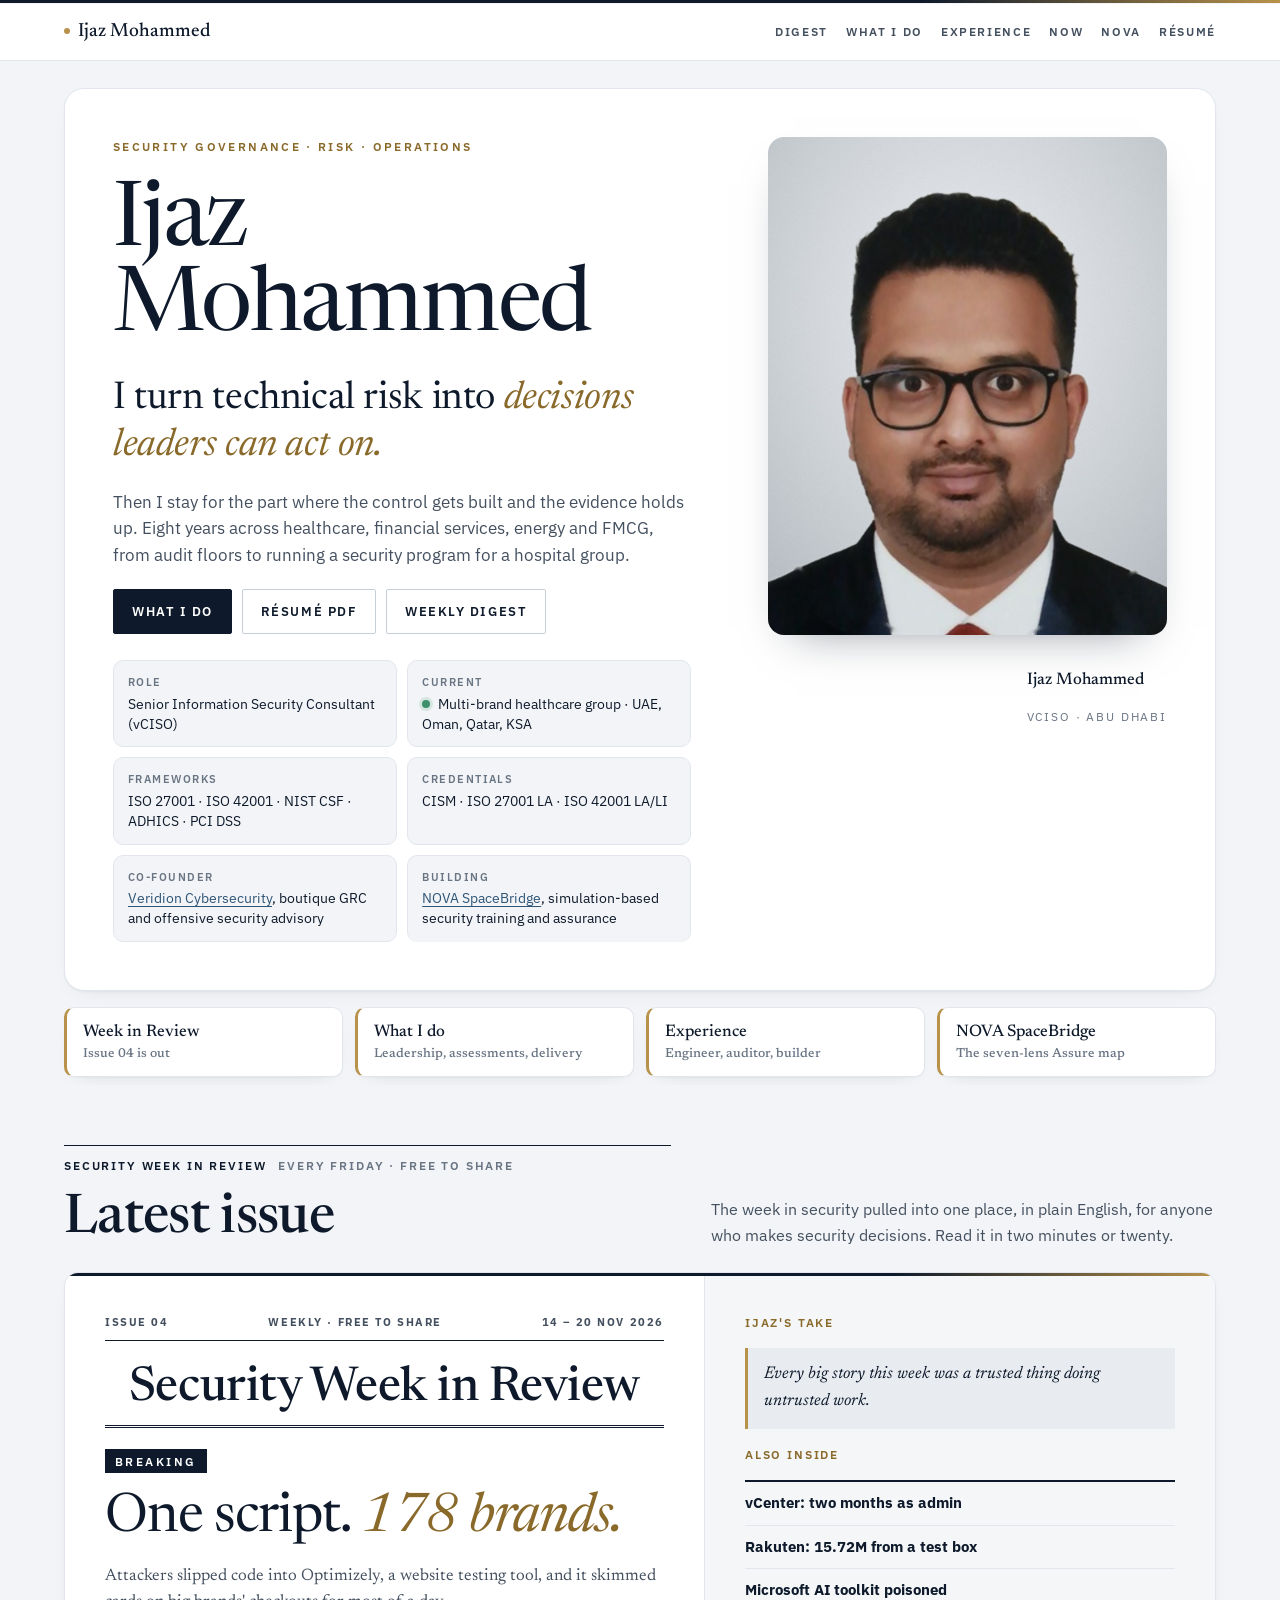
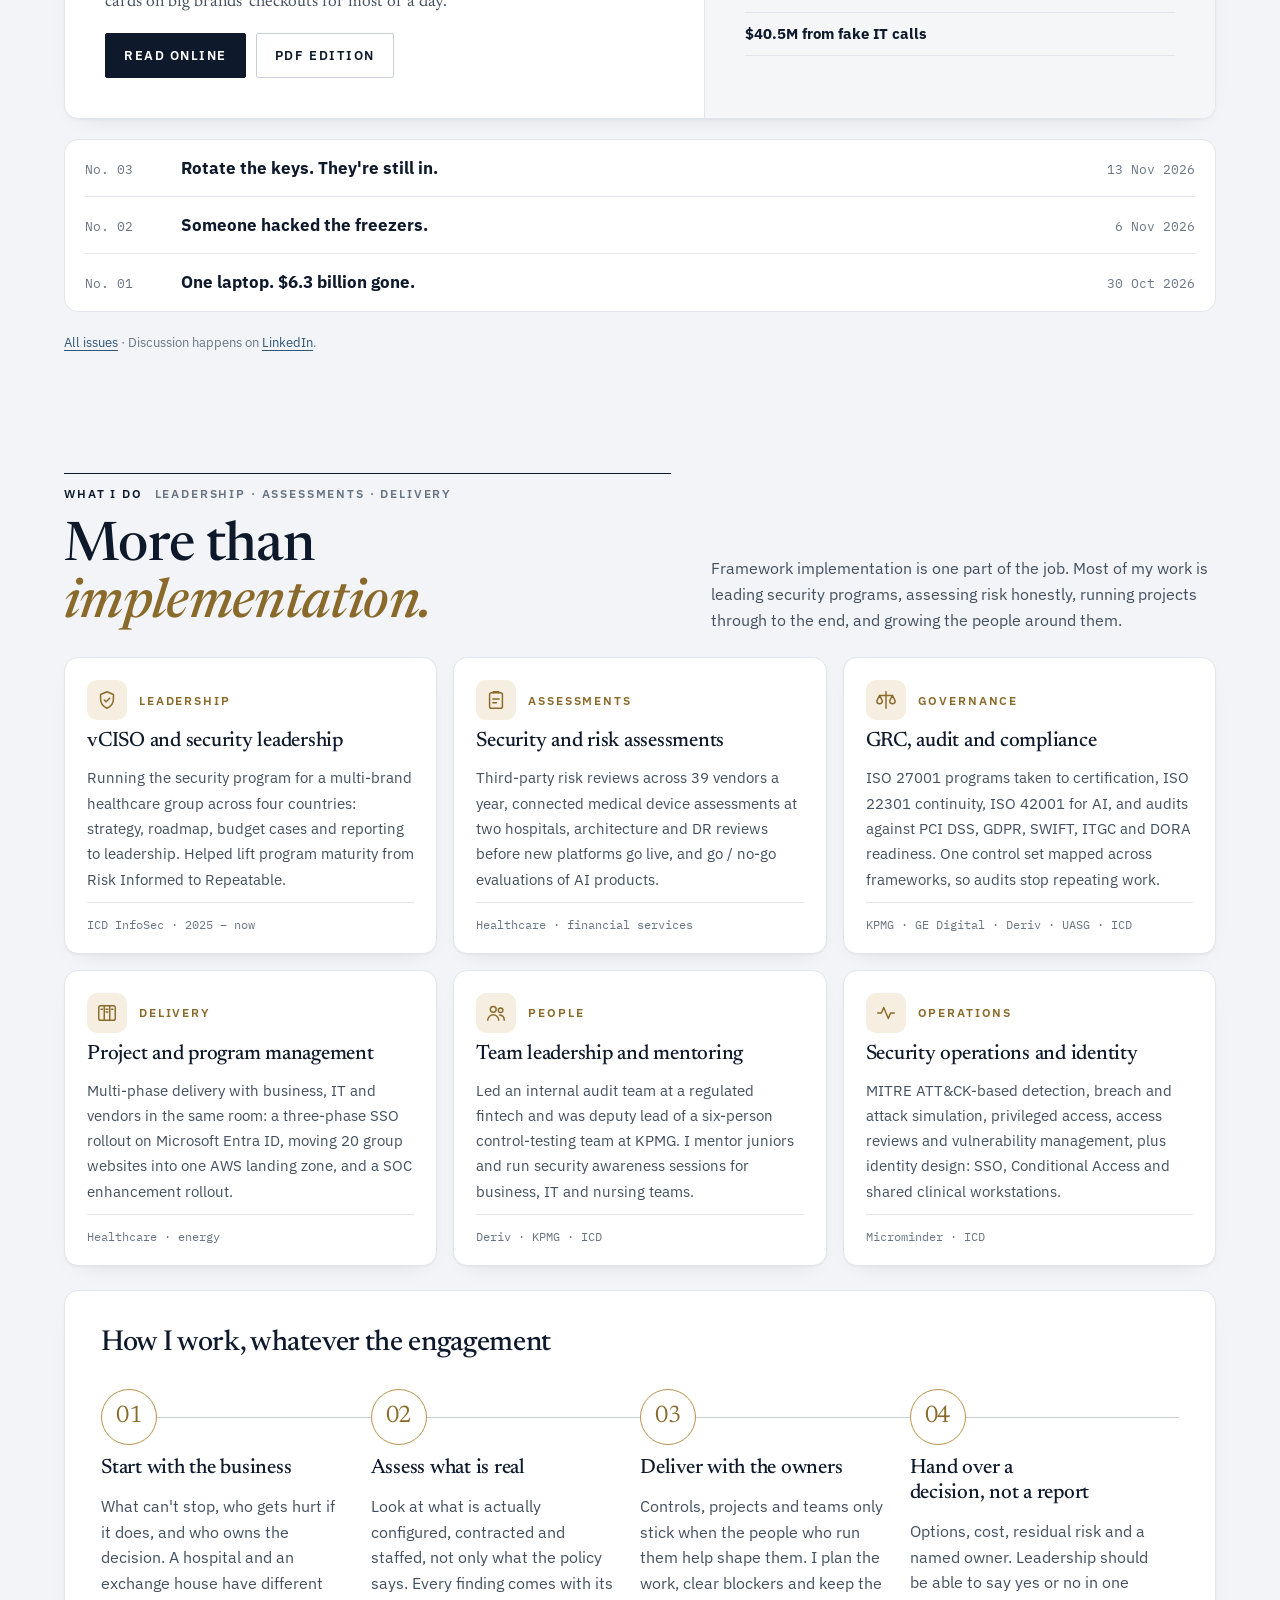
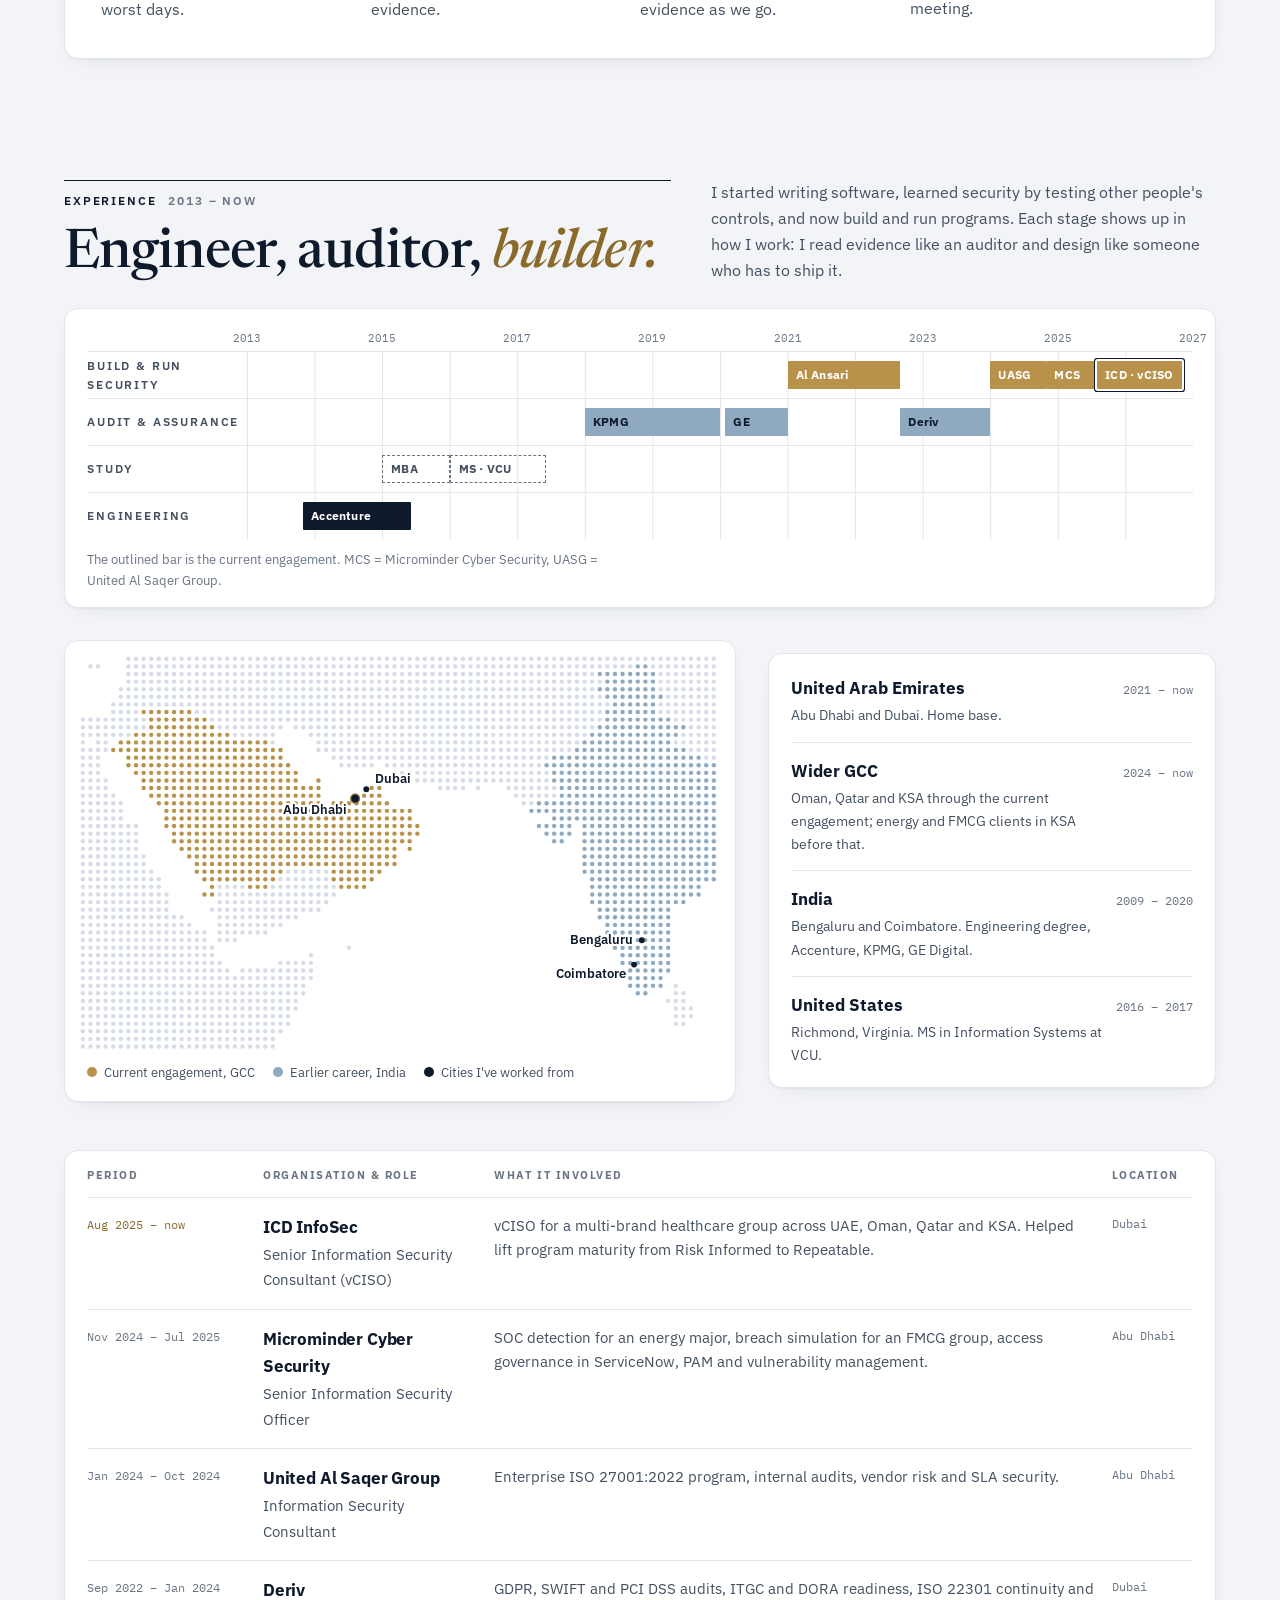
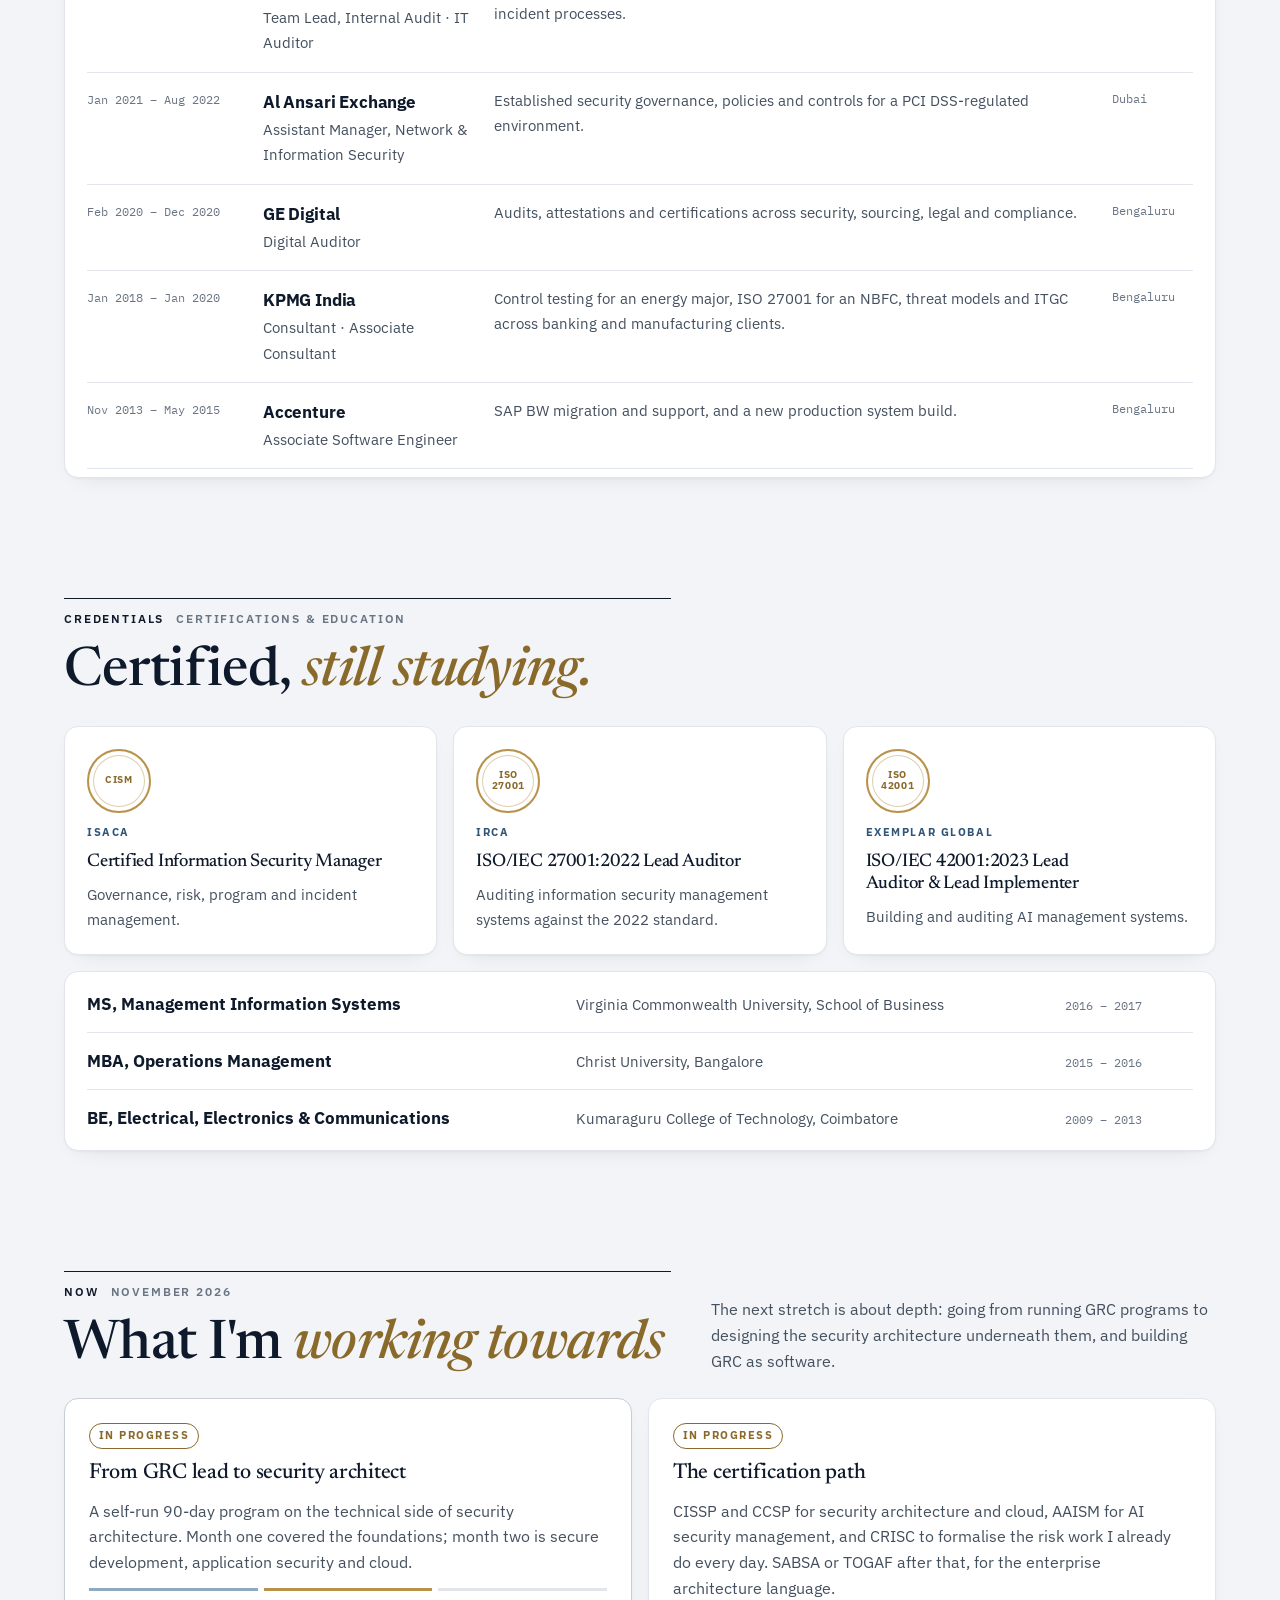
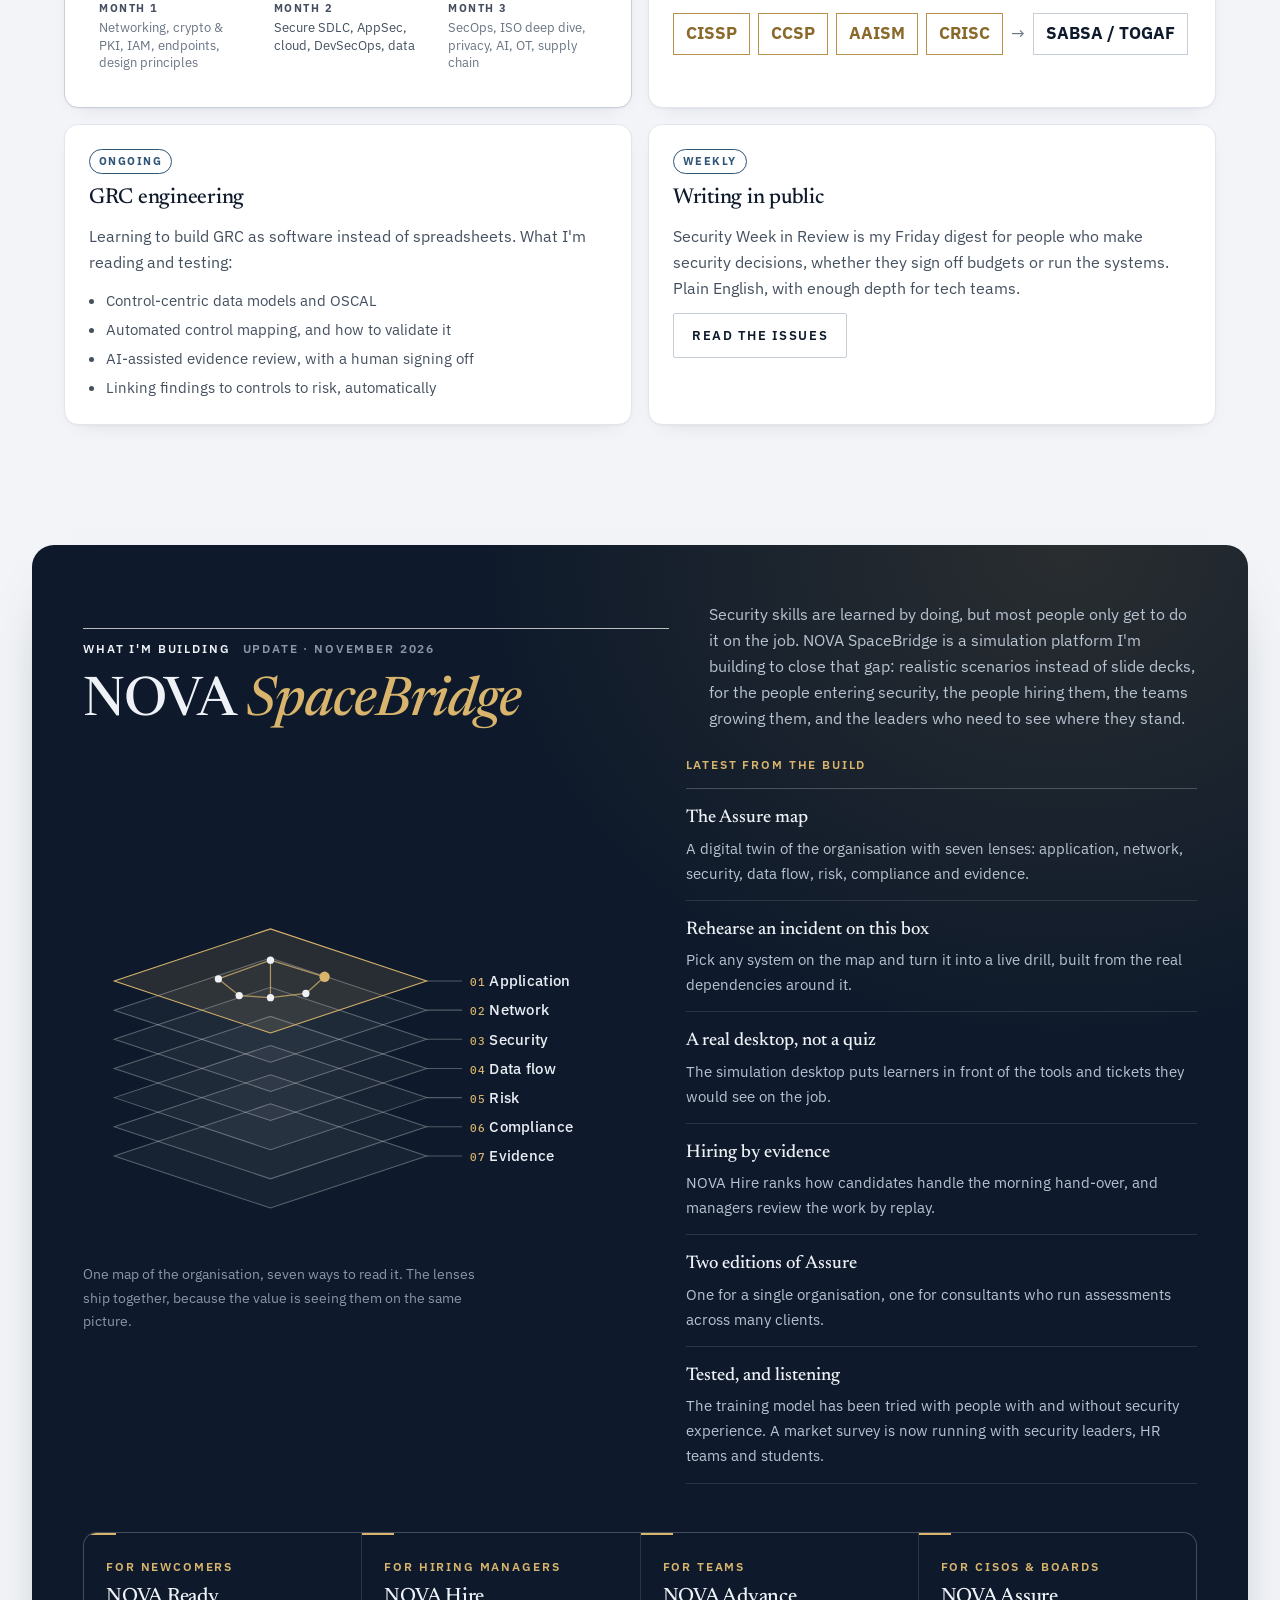
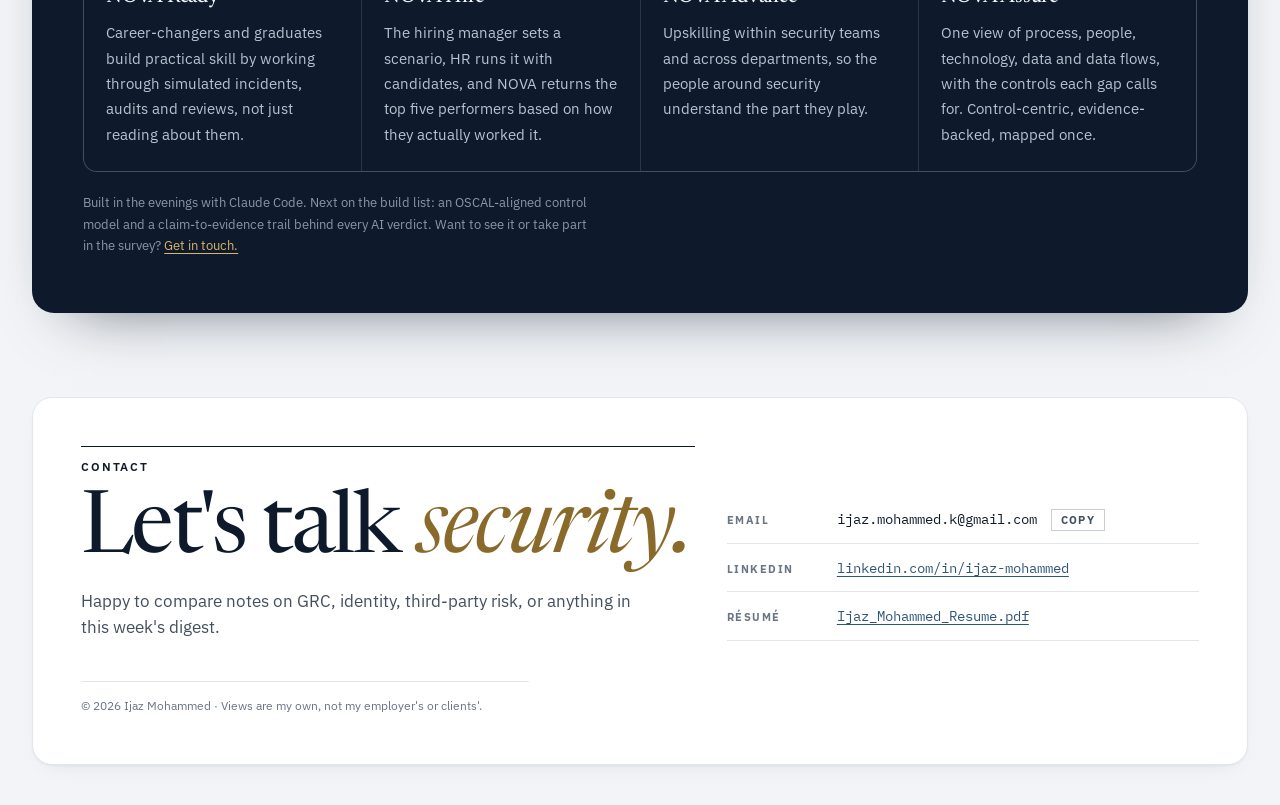
<file: index.html>
<!doctype html>
<html lang="en">
<head>
<meta charset="utf-8">
<meta name="viewport" content="width=device-width, initial-scale=1, viewport-fit=cover">
<title>Ijaz Mohammed</title>
<meta name="claude:viewport-fit-sides" content="cover">
<meta name="theme-color" content="#ffffff">
<meta name="description" content="Ijaz Mohammed, information security officer and vCISO in Abu Dhabi. Security governance, risk, identity, third-party risk, and the weekly Security Week in Review.">
<meta property="og:title" content="Ijaz Mohammed · Security governance, risk & operations">
<meta property="og:description" content="Case files, method, credentials, and a weekly security digest for leaders and tech teams.">
<meta property="og:type" content="website">
<meta property="og:url" content="https://ijazmk.com/">
<meta property="og:image" content="https://ijazmk.com/assets/og-card.jpg?v=4">
<meta property="og:image:width" content="1200">
<meta property="og:image:height" content="630">
<meta name="twitter:card" content="summary_large_image">
<link rel="icon" href="data:image/svg+xml,%3Csvg xmlns='http://www.w3.org/2000/svg' viewBox='0 0 32 32'%3E%3Crect width='32' height='32' fill='%230e1a2b'/%3E%3Crect y='29' width='32' height='3' fill='%23b8924a'/%3E%3Ctext x='16' y='22' font-family='Georgia' font-size='15' text-anchor='middle' fill='%23ffffff'%3EIM%3C/text%3E%3C/svg%3E">
<link rel="preconnect" href="https://fonts.googleapis.com">
<link rel="preconnect" href="https://fonts.gstatic.com" crossorigin>
<link rel="stylesheet" href="https://fonts.googleapis.com/css2?family=IBM+Plex+Mono:wght@400;500&family=IBM+Plex+Sans:ital,wght@0,400;0,500;0,600;0,700;1,400&family=Newsreader:ital,opsz,wght@0,6..72,300..600;1,6..72,300..500&display=swap">
<link rel="stylesheet" href="assets/site.css?v=20261121">
</head>
<body>

<header class="topbar">
  <div class="wrap">
    <a class="brand" href="#top"><b aria-hidden="true"></b>Ijaz Mohammed</a>
    <nav class="nav" aria-label="Sections">
      <a href="#digest">Digest</a>
      <a href="#what-i-do">What I do</a>
      <a href="#career" class="opt">Experience</a>
      <a href="#now" class="opt">Now</a>
      <a href="#building" class="opt">NOVA</a>
      <a href="assets/Ijaz_Mohammed_Resume.pdf" target="_blank" rel="noopener">Résumé</a>
    </nav>
  </div>
</header>

<main id="top">

  <section class="hero">
    <div class="wrap">
      <div class="mast-rule rise"><span class="label">Abu Dhabi, UAE</span><span class="label">Information security since 2013</span><span class="label">Updated Nov 2026</span></div>
      <div class="hero-grid">
        <div class="hero-copy">
          <p class="eyebrow rise d1">Security governance · Risk · Operations</p>
          <h1 class="name rise d1">Ijaz Mohammed</h1>
          <p class="headline rise d2">I turn technical risk into <span class="hl">decisions leaders can act on.</span></p>
          <p class="lede rise d3">Then I stay for the part where the control gets built and the evidence holds up. Eight years across healthcare, financial services, energy and FMCG, from audit floors to running a security program for a hospital group.</p>
          <div class="actions rise d3">
            <a class="btn primary" href="#what-i-do">What I do</a>
            <a class="btn" href="assets/Ijaz_Mohammed_Resume.pdf" target="_blank" rel="noopener">Résumé PDF</a>
            <a class="btn" href="digest/">Weekly digest</a>
          </div>
          <dl class="register rise d4" aria-label="At a glance">
            <div><dt>Role</dt><dd>Senior Information Security Consultant (vCISO)</dd></div>
            <div><dt>Current</dt><dd><span class="live" aria-hidden="true"></span>Multi-brand healthcare group · UAE, Oman, Qatar, KSA</dd></div>
            <div><dt>Frameworks</dt><dd>ISO 27001 · ISO 42001 · NIST CSF · ADHICS · PCI DSS</dd></div>
            <div><dt>Credentials</dt><dd>CISM · ISO 27001 LA · ISO 42001 LA/LI</dd></div>
            <div><dt>Co-founder</dt><dd><a href="https://veridioncyber.com" target="_blank" rel="noopener">Veridion Cybersecurity</a>, boutique GRC and offensive security advisory</dd></div>
            <div><dt>Building</dt><dd><a href="#building">NOVA SpaceBridge</a>, simulation-based security training and assurance</dd></div>
          </dl>
        </div>
        <figure class="portrait rise d2">
          <div class="frame"><img src="assets/ijaz-mohammed.jpg" width="1316" height="1644" alt="Portrait of Ijaz Mohammed in a navy suit"></div>
          <figcaption><span>Ijaz Mohammed</span><span>vCISO · Abu Dhabi</span></figcaption>
        </figure>
      </div>

      <nav class="inside rise d4" aria-label="Also inside">
        <span class="label">Also inside</span>
        <a href="#digest">Week in Review<span>Issue 04 is out</span></a>

        <a href="#what-i-do">What I do<span>Leadership, assessments, delivery</span></a>
        <a href="#career">Experience<span>Engineer, auditor, builder</span></a>
        <a href="#building">NOVA SpaceBridge<span>The seven-lens Assure map</span></a>
      </nav>
    </div>
  </section>

  <section class="section" id="digest">
    <div class="wrap">
      <div class="section-head">
        <div>
          <div class="kick"><span class="label">Security Week in Review</span><span class="label">Every Friday · free to share</span></div>
          <h2>Latest issue</h2>
        </div>
        <p class="side">The week in security pulled into one place, in plain English, for anyone who makes security decisions. Read it in two minutes or twenty.</p>
      </div>
      <!-- LATEST:START -->
      <article class="cover">
        <div class="cover-main">
          <div class="cover-rule"><span>Issue 04</span><span>Weekly · free to share</span><span>14 – 20 Nov 2026</span></div>
          <div class="cover-title">Security Week in Review</div>
          <div><span class="flag">Breaking</span></div>
          <h3 class="cover-head">One script. <span class="hl">178 brands.</span></h3>
          <p class="cover-deck">Attackers slipped code into Optimizely, a website testing tool, and it skimmed cards on big brands&#x27; checkouts for most of a day.</p>
          <div class="actions">
            <a class="btn primary" href="digest/issue-04.html">Read online</a>
            <a class="btn" href="digest/pdf/SecurityWeekInReview_Issue04_2026-11-20.pdf" target="_blank" rel="noopener">PDF edition</a>
          </div>
        </div>
        <div class="cover-side">
          <span class="label" style="color:var(--amber)">Ijaz's take</span>
          <blockquote>Every big story this week was a trusted thing doing untrusted work.</blockquote>
          <span class="label" style="color:var(--amber)">Also inside</span>
          <div class="also"><div>vCenter: two months as admin</div><div>Rakuten: 15.72M from a test box</div><div>Microsoft AI toolkit poisoned</div><div>$40.5M from fake IT calls</div></div>
        </div>
      </article>
      <!-- LATEST:END -->
      <div class="issue-list" aria-label="Earlier issues">
        <a href="digest/issue-03.html"><span class="mono">No. 03</span><span class="ttl">Rotate the keys. They're still in.</span><span class="mono">13 Nov 2026</span></a>
        <a href="digest/issue-02.html"><span class="mono">No. 02</span><span class="ttl">Someone hacked the freezers.</span><span class="mono">6 Nov 2026</span></a>
        <a href="digest/issue-01.html"><span class="mono">No. 01</span><span class="ttl">One laptop. $6.3 billion gone.</span><span class="mono">30 Oct 2026</span></a>
      </div>
      
      <p class="footnote"><a href="digest/">All issues</a> · Discussion happens on <a href="https://www.linkedin.com/in/ijaz-mohammed" target="_blank" rel="noopener">LinkedIn</a>.</p>
    </div>
  </section>

  <section class="section" id="what-i-do">
    <div class="wrap">
      <div class="section-head">
        <div>
          <div class="kick"><span class="label">What I do</span><span class="label">Leadership · assessments · delivery</span></div>
          <h2>More than <span class="hl">implementation.</span></h2>
        </div>
        <p class="side">Framework implementation is one part of the job. Most of my work is leading security programs, assessing risk honestly, running projects through to the end, and growing the people around them.</p>
      </div>

      <div class="caps">
        <article class="cap">
          <div class="cap-top"><span class="ico" aria-hidden="true"><svg viewBox="0 0 24 24"><path d="M12 3l7 3v5c0 4.5-3 8.3-7 10-4-1.7-7-5.5-7-10V6l7-3z"/><path d="M9 12l2 2 4-4"/></svg></span><span class="label">Leadership</span></div>
          <h3>vCISO and security leadership</h3>
          <p>Running the security program for a multi-brand healthcare group across four countries: strategy, roadmap, budget cases and reporting to leadership. Helped lift program maturity from Risk Informed to Repeatable.</p>
          <p class="where">ICD InfoSec · 2025 – now</p>
        </article>
        <article class="cap">
          <div class="cap-top"><span class="ico" aria-hidden="true"><svg viewBox="0 0 24 24"><rect x="5" y="4" width="14" height="17" rx="2"/><path d="M9 4V3h6v1"/><path d="M8.5 11h7M8.5 15h4"/></svg></span><span class="label">Assessments</span></div>
          <h3>Security and risk assessments</h3>
          <p>Third-party risk reviews across 39 vendors a year, connected medical device assessments at two hospitals, architecture and DR reviews before new platforms go live, and go / no-go evaluations of AI products.</p>
          <p class="where">Healthcare · financial services</p>
        </article>
        <article class="cap">
          <div class="cap-top"><span class="ico" aria-hidden="true"><svg viewBox="0 0 24 24"><path d="M12 3v18M5 7h14"/><path d="M5 7l-3 6a3 3 0 006 0L5 7zM19 7l-3 6a3 3 0 006 0l-3-6z"/></svg></span><span class="label">Governance</span></div>
          <h3>GRC, audit and compliance</h3>
          <p>ISO 27001 programs taken to certification, ISO 22301 continuity, ISO 42001 for AI, and audits against PCI DSS, GDPR, SWIFT, ITGC and DORA readiness. One control set mapped across frameworks, so audits stop repeating work.</p>
          <p class="where">KPMG · GE Digital · Deriv · UASG · ICD</p>
        </article>
        <article class="cap">
          <div class="cap-top"><span class="ico" aria-hidden="true"><svg viewBox="0 0 24 24"><rect x="3" y="4" width="18" height="16" rx="2"/><path d="M9 4v16M15 4v16"/><path d="M5.5 8h1.5M11 8h2M11 11h2M17 8h1.5"/></svg></span><span class="label">Delivery</span></div>
          <h3>Project and program management</h3>
          <p>Multi-phase delivery with business, IT and vendors in the same room: a three-phase SSO rollout on Microsoft Entra ID, moving 20 group websites into one AWS landing zone, and a SOC enhancement rollout.</p>
          <p class="where">Healthcare · energy</p>
        </article>
        <article class="cap">
          <div class="cap-top"><span class="ico" aria-hidden="true"><svg viewBox="0 0 24 24"><circle cx="9" cy="8" r="3.2"/><path d="M3 20c0-3.3 2.7-6 6-6s6 2.7 6 6"/><circle cx="17" cy="9" r="2.5"/><path d="M16 14.2c2.8.3 5 2.6 5 5.8"/></svg></span><span class="label">People</span></div>
          <h3>Team leadership and mentoring</h3>
          <p>Led an internal audit team at a regulated fintech and was deputy lead of a six-person control-testing team at KPMG. I mentor juniors and run security awareness sessions for business, IT and nursing teams.</p>
          <p class="where">Deriv · KPMG · ICD</p>
        </article>
        <article class="cap">
          <div class="cap-top"><span class="ico" aria-hidden="true"><svg viewBox="0 0 24 24"><path d="M3 12h4l2.5-6 5 12L17 12h4"/></svg></span><span class="label">Operations</span></div>
          <h3>Security operations and identity</h3>
          <p>MITRE ATT&amp;CK-based detection, breach and attack simulation, privileged access, access reviews and vulnerability management, plus identity design: SSO, Conditional Access and shared clinical workstations.</p>
          <p class="where">Microminder · ICD</p>
        </article>
      </div>

      <div class="how">
        <h3 class="how-title">How I work, whatever the engagement</h3>
        <ol class="method">
          <li><span class="n">01</span><h3>Start with the business</h3><p>What can't stop, who gets hurt if it does, and who owns the decision. A hospital and an exchange house have different worst days.</p></li>
          <li><span class="n">02</span><h3>Assess what is real</h3><p>Look at what is actually configured, contracted and staffed, not only what the policy says. Every finding comes with its evidence.</p></li>
          <li><span class="n">03</span><h3>Deliver with the owners</h3><p>Controls, projects and teams only stick when the people who run them help shape them. I plan the work, clear blockers and keep the evidence as we go.</p></li>
          <li><span class="n">04</span><h3>Hand over a decision, not a report</h3><p>Options, cost, residual risk and a named owner. Leadership should be able to say yes or no in one meeting.</p></li>
        </ol>
      </div>
    </div>
  </section>

  <section class="section" id="career">
    <div class="wrap">
      <div class="section-head">
        <div>
          <div class="kick"><span class="label">Experience</span><span class="label">2013 – now</span></div>
          <h2>Engineer, auditor, <span class="hl">builder.</span></h2>
        </div>
        <p class="side">I started writing software, learned security by testing other people's controls, and now build and run programs. Each stage shows up in how I work: I read evidence like an auditor and design like someone who has to ship it.</p>
      </div>

      <div class="gantt-scroll">
        <div class="gantt" role="img" aria-label="Career timeline 2013 to 2026: engineering at Accenture, study in India and the US, audit and assurance at KPMG, GE Digital and Deriv, then building and running security at Al Ansari Exchange, United Al Saqer Group, Microminder and ICD InfoSec.">
          <div class="g-years"><span></span><div class="ticks" id="ticks"></div></div>
          <div class="g-lane"><span class="label">Build &amp; run security</span><div class="g-track">
            <span class="g-bar sec" data-s="2021.0" data-e="2022.67" title="Al Ansari Exchange">Al Ansari</span>
            <span class="g-bar sec" data-s="2024.0" data-e="2024.83" title="United Al Saqer Group">UASG</span>
            <span class="g-bar sec" data-s="2024.83" data-e="2025.58" title="Microminder Cyber Security">MCS</span>
            <span class="g-bar sec now" data-s="2025.58" data-e="2026.84" title="ICD InfoSec, vCISO">ICD · vCISO</span>
          </div></div>
          <div class="g-lane"><span class="label">Audit &amp; assurance</span><div class="g-track">
            <span class="g-bar aud" data-s="2018.0" data-e="2020.0" title="KPMG India">KPMG</span>
            <span class="g-bar aud" data-s="2020.08" data-e="2021.0" title="GE Digital">GE</span>
            <span class="g-bar aud" data-s="2022.67" data-e="2024.0" title="Deriv">Deriv</span>
          </div></div>
          <div class="g-lane"><span class="label">Study</span><div class="g-track">
            <span class="g-bar study" data-s="2015.0" data-e="2016.0" title="MBA, Christ University">MBA</span>
            <span class="g-bar study" data-s="2016.0" data-e="2017.42" title="MS MIS, Virginia Commonwealth University">MS · VCU</span>
          </div></div>
          <div class="g-lane"><span class="label">Engineering</span><div class="g-track">
            <span class="g-bar eng" data-s="2013.83" data-e="2015.42" title="Accenture">Accenture</span>
          </div></div>
          <p class="g-note">The outlined bar is the current engagement. MCS = Microminder Cyber Security, UASG = United Al Saqer Group.</p>
        </div>
      </div>

      <div class="foot-grid">
        <div class="map-box">
          <svg class="map" viewBox="0 0 760 470" role="img" aria-labelledby="mapT mapD"><title id="mapT">Where I've worked</title><desc id="mapD">Dot map of the Gulf and India. Gulf countries covered by the current engagement (UAE, Oman, Qatar, Saudi Arabia) are highlighted, India is marked as earlier career, with Abu Dhabi as home base.</desc><g class="dots"><circle class="l" cx="58.5" cy="4.5" r="2.6"/><circle class="l" cx="67.5" cy="4.5" r="2.6"/><circle class="l" cx="76.5" cy="4.5" r="2.6"/><circle class="l" cx="85.5" cy="4.5" r="2.6"/><circle class="l" cx="94.5" cy="4.5" r="2.6"/><circle class="l" cx="103.5" cy="4.5" r="2.6"/><circle class="l" cx="112.5" cy="4.5" r="2.6"/><circle class="l" cx="121.5" cy="4.5" r="2.6"/><circle class="l" cx="130.5" cy="4.5" r="2.6"/><circle class="l" cx="139.5" cy="4.5" r="2.6"/><circle class="l" cx="148.5" cy="4.5" r="2.6"/><circle class="l" cx="157.5" cy="4.5" r="2.6"/><circle class="l" cx="166.5" cy="4.5" r="2.6"/><circle class="l" cx="175.5" cy="4.5" r="2.6"/><circle class="l" cx="184.5" cy="4.5" r="2.6"/><circle class="l" cx="193.5" cy="4.5" r="2.6"/><circle class="l" cx="202.5" cy="4.5" r="2.6"/><circle class="l" cx="211.5" cy="4.5" r="2.6"/><circle class="l" cx="220.5" cy="4.5" r="2.6"/><circle class="l" cx="229.5" cy="4.5" r="2.6"/><circle class="l" cx="238.5" cy="4.5" r="2.6"/><circle class="l" cx="247.5" cy="4.5" r="2.6"/><circle class="l" cx="256.5" cy="4.5" r="2.6"/><circle class="l" cx="265.5" cy="4.5" r="2.6"/><circle class="l" cx="274.5" cy="4.5" r="2.6"/><circle class="l" cx="283.5" cy="4.5" r="2.6"/><circle class="l" cx="292.5" cy="4.5" r="2.6"/><circle class="l" cx="301.5" cy="4.5" r="2.6"/><circle class="l" cx="310.5" cy="4.5" r="2.6"/><circle class="l" cx="319.5" cy="4.5" r="2.6"/><circle class="l" cx="328.5" cy="4.5" r="2.6"/><circle class="l" cx="337.5" cy="4.5" r="2.6"/><circle class="l" cx="346.5" cy="4.5" r="2.6"/><circle class="l" cx="355.5" cy="4.5" r="2.6"/><circle class="l" cx="364.5" cy="4.5" r="2.6"/><circle class="l" cx="373.5" cy="4.5" r="2.6"/><circle class="l" cx="382.5" cy="4.5" r="2.6"/><circle class="l" cx="391.5" cy="4.5" r="2.6"/><circle class="l" cx="400.5" cy="4.5" r="2.6"/><circle class="l" cx="409.5" cy="4.5" r="2.6"/><circle class="l" cx="418.5" cy="4.5" r="2.6"/><circle class="l" cx="427.5" cy="4.5" r="2.6"/><circle class="l" cx="436.5" cy="4.5" r="2.6"/><circle class="l" cx="445.5" cy="4.5" r="2.6"/><circle class="l" cx="454.5" cy="4.5" r="2.6"/><circle class="l" cx="463.5" cy="4.5" r="2.6"/><circle class="l" cx="472.5" cy="4.5" r="2.6"/><circle class="l" cx="481.5" cy="4.5" r="2.6"/><circle class="l" cx="490.5" cy="4.5" r="2.6"/><circle class="l" cx="499.5" cy="4.5" r="2.6"/><circle class="l" cx="508.5" cy="4.5" r="2.6"/><circle class="l" cx="517.5" cy="4.5" r="2.6"/><circle class="l" cx="526.5" cy="4.5" r="2.6"/><circle class="l" cx="535.5" cy="4.5" r="2.6"/><circle class="l" cx="544.5" cy="4.5" r="2.6"/><circle class="l" cx="553.5" cy="4.5" r="2.6"/><circle class="l" cx="562.5" cy="4.5" r="2.6"/><circle class="l" cx="571.5" cy="4.5" r="2.6"/><circle class="l" cx="580.5" cy="4.5" r="2.6"/><circle class="l" cx="589.5" cy="4.5" r="2.6"/><circle class="l" cx="598.5" cy="4.5" r="2.6"/><circle class="l" cx="607.5" cy="4.5" r="2.6"/><circle class="l" cx="616.5" cy="4.5" r="2.6"/><circle class="l" cx="625.5" cy="4.5" r="2.6"/><circle class="l" cx="634.5" cy="4.5" r="2.6"/><circle class="l" cx="643.5" cy="4.5" r="2.6"/><circle class="l" cx="652.5" cy="4.5" r="2.6"/><circle class="l" cx="661.5" cy="4.5" r="2.6"/><circle class="l" cx="670.5" cy="4.5" r="2.6"/><circle class="l" cx="679.5" cy="4.5" r="2.6"/><circle class="l" cx="688.5" cy="4.5" r="2.6"/><circle class="l" cx="697.5" cy="4.5" r="2.6"/><circle class="l" cx="706.5" cy="4.5" r="2.6"/><circle class="l" cx="715.5" cy="4.5" r="2.6"/><circle class="l" cx="724.5" cy="4.5" r="2.6"/><circle class="l" cx="733.5" cy="4.5" r="2.6"/><circle class="l" cx="742.5" cy="4.5" r="2.6"/><circle class="l" cx="751.5" cy="4.5" r="2.6"/><circle class="l" cx="13.5" cy="13.5" r="2.6"/><circle class="l" cx="22.5" cy="13.5" r="2.6"/><circle class="l" cx="58.5" cy="13.5" r="2.6"/><circle class="l" cx="67.5" cy="13.5" r="2.6"/><circle class="l" cx="76.5" cy="13.5" r="2.6"/><circle class="l" cx="85.5" cy="13.5" r="2.6"/><circle class="l" cx="94.5" cy="13.5" r="2.6"/><circle class="l" cx="103.5" cy="13.5" r="2.6"/><circle class="l" cx="112.5" cy="13.5" r="2.6"/><circle class="l" cx="121.5" cy="13.5" r="2.6"/><circle class="l" cx="130.5" cy="13.5" r="2.6"/><circle class="l" cx="139.5" cy="13.5" r="2.6"/><circle class="l" cx="148.5" cy="13.5" r="2.6"/><circle class="l" cx="157.5" cy="13.5" r="2.6"/><circle class="l" cx="166.5" cy="13.5" r="2.6"/><circle class="l" cx="175.5" cy="13.5" r="2.6"/><circle class="l" cx="184.5" cy="13.5" r="2.6"/><circle class="l" cx="193.5" cy="13.5" r="2.6"/><circle class="l" cx="202.5" cy="13.5" r="2.6"/><circle class="l" cx="211.5" cy="13.5" r="2.6"/><circle class="l" cx="220.5" cy="13.5" r="2.6"/><circle class="l" cx="229.5" cy="13.5" r="2.6"/><circle class="l" cx="238.5" cy="13.5" r="2.6"/><circle class="l" cx="247.5" cy="13.5" r="2.6"/><circle class="l" cx="256.5" cy="13.5" r="2.6"/><circle class="l" cx="265.5" cy="13.5" r="2.6"/><circle class="l" cx="274.5" cy="13.5" r="2.6"/><circle class="l" cx="283.5" cy="13.5" r="2.6"/><circle class="l" cx="292.5" cy="13.5" r="2.6"/><circle class="l" cx="301.5" cy="13.5" r="2.6"/><circle class="l" cx="310.5" cy="13.5" r="2.6"/><circle class="l" cx="319.5" cy="13.5" r="2.6"/><circle class="l" cx="328.5" cy="13.5" r="2.6"/><circle class="l" cx="337.5" cy="13.5" r="2.6"/><circle class="l" cx="346.5" cy="13.5" r="2.6"/><circle class="l" cx="355.5" cy="13.5" r="2.6"/><circle class="l" cx="364.5" cy="13.5" r="2.6"/><circle class="l" cx="373.5" cy="13.5" r="2.6"/><circle class="l" cx="382.5" cy="13.5" r="2.6"/><circle class="l" cx="391.5" cy="13.5" r="2.6"/><circle class="l" cx="400.5" cy="13.5" r="2.6"/><circle class="l" cx="409.5" cy="13.5" r="2.6"/><circle class="l" cx="418.5" cy="13.5" r="2.6"/><circle class="l" cx="427.5" cy="13.5" r="2.6"/><circle class="l" cx="436.5" cy="13.5" r="2.6"/><circle class="l" cx="445.5" cy="13.5" r="2.6"/><circle class="l" cx="454.5" cy="13.5" r="2.6"/><circle class="l" cx="463.5" cy="13.5" r="2.6"/><circle class="l" cx="472.5" cy="13.5" r="2.6"/><circle class="l" cx="481.5" cy="13.5" r="2.6"/><circle class="l" cx="490.5" cy="13.5" r="2.6"/><circle class="l" cx="499.5" cy="13.5" r="2.6"/><circle class="l" cx="508.5" cy="13.5" r="2.6"/><circle class="l" cx="517.5" cy="13.5" r="2.6"/><circle class="l" cx="526.5" cy="13.5" r="2.6"/><circle class="l" cx="535.5" cy="13.5" r="2.6"/><circle class="l" cx="544.5" cy="13.5" r="2.6"/><circle class="l" cx="553.5" cy="13.5" r="2.6"/><circle class="l" cx="562.5" cy="13.5" r="2.6"/><circle class="l" cx="571.5" cy="13.5" r="2.6"/><circle class="l" cx="580.5" cy="13.5" r="2.6"/><circle class="l" cx="589.5" cy="13.5" r="2.6"/><circle class="l" cx="598.5" cy="13.5" r="2.6"/><circle class="l" cx="607.5" cy="13.5" r="2.6"/><circle class="l" cx="616.5" cy="13.5" r="2.6"/><circle class="l" cx="625.5" cy="13.5" r="2.6"/><circle class="l" cx="634.5" cy="13.5" r="2.6"/><circle class="l" cx="643.5" cy="13.5" r="2.6"/><circle class="l" cx="652.5" cy="13.5" r="2.6"/><circle class="i" cx="661.5" cy="13.5" r="2.6"/><circle class="i" cx="670.5" cy="13.5" r="2.6"/><circle class="l" cx="679.5" cy="13.5" r="2.6"/><circle class="l" cx="688.5" cy="13.5" r="2.6"/><circle class="l" cx="697.5" cy="13.5" r="2.6"/><circle class="l" cx="706.5" cy="13.5" r="2.6"/><circle class="l" cx="715.5" cy="13.5" r="2.6"/><circle class="l" cx="724.5" cy="13.5" r="2.6"/><circle class="l" cx="733.5" cy="13.5" r="2.6"/><circle class="l" cx="742.5" cy="13.5" r="2.6"/><circle class="l" cx="751.5" cy="13.5" r="2.6"/><circle class="l" cx="58.5" cy="22.5" r="2.6"/><circle class="l" cx="67.5" cy="22.5" r="2.6"/><circle class="l" cx="76.5" cy="22.5" r="2.6"/><circle class="l" cx="85.5" cy="22.5" r="2.6"/><circle class="l" cx="94.5" cy="22.5" r="2.6"/><circle class="l" cx="103.5" cy="22.5" r="2.6"/><circle class="l" cx="112.5" cy="22.5" r="2.6"/><circle class="l" cx="121.5" cy="22.5" r="2.6"/><circle class="l" cx="130.5" cy="22.5" r="2.6"/><circle class="l" cx="139.5" cy="22.5" r="2.6"/><circle class="l" cx="148.5" cy="22.5" r="2.6"/><circle class="l" cx="157.5" cy="22.5" r="2.6"/><circle class="l" cx="166.5" cy="22.5" r="2.6"/><circle class="l" cx="175.5" cy="22.5" r="2.6"/><circle class="l" cx="184.5" cy="22.5" r="2.6"/><circle class="l" cx="193.5" cy="22.5" r="2.6"/><circle class="l" cx="202.5" cy="22.5" r="2.6"/><circle class="l" cx="211.5" cy="22.5" r="2.6"/><circle class="l" cx="220.5" cy="22.5" r="2.6"/><circle class="l" cx="229.5" cy="22.5" r="2.6"/><circle class="l" cx="238.5" cy="22.5" r="2.6"/><circle class="l" cx="247.5" cy="22.5" r="2.6"/><circle class="l" cx="256.5" cy="22.5" r="2.6"/><circle class="l" cx="265.5" cy="22.5" r="2.6"/><circle class="l" cx="274.5" cy="22.5" r="2.6"/><circle class="l" cx="283.5" cy="22.5" r="2.6"/><circle class="l" cx="292.5" cy="22.5" r="2.6"/><circle class="l" cx="301.5" cy="22.5" r="2.6"/><circle class="l" cx="310.5" cy="22.5" r="2.6"/><circle class="l" cx="319.5" cy="22.5" r="2.6"/><circle class="l" cx="328.5" cy="22.5" r="2.6"/><circle class="l" cx="337.5" cy="22.5" r="2.6"/><circle class="l" cx="346.5" cy="22.5" r="2.6"/><circle class="l" cx="355.5" cy="22.5" r="2.6"/><circle class="l" cx="364.5" cy="22.5" r="2.6"/><circle class="l" cx="373.5" cy="22.5" r="2.6"/><circle class="l" cx="382.5" cy="22.5" r="2.6"/><circle class="l" cx="391.5" cy="22.5" r="2.6"/><circle class="l" cx="400.5" cy="22.5" r="2.6"/><circle class="l" cx="409.5" cy="22.5" r="2.6"/><circle class="l" cx="418.5" cy="22.5" r="2.6"/><circle class="l" cx="427.5" cy="22.5" r="2.6"/><circle class="l" cx="436.5" cy="22.5" r="2.6"/><circle class="l" cx="445.5" cy="22.5" r="2.6"/><circle class="l" cx="454.5" cy="22.5" r="2.6"/><circle class="l" cx="463.5" cy="22.5" r="2.6"/><circle class="l" cx="472.5" cy="22.5" r="2.6"/><circle class="l" cx="481.5" cy="22.5" r="2.6"/><circle class="l" cx="490.5" cy="22.5" r="2.6"/><circle class="l" cx="499.5" cy="22.5" r="2.6"/><circle class="l" cx="508.5" cy="22.5" r="2.6"/><circle class="l" cx="517.5" cy="22.5" r="2.6"/><circle class="l" cx="526.5" cy="22.5" r="2.6"/><circle class="l" cx="535.5" cy="22.5" r="2.6"/><circle class="l" cx="544.5" cy="22.5" r="2.6"/><circle class="l" cx="553.5" cy="22.5" r="2.6"/><circle class="l" cx="562.5" cy="22.5" r="2.6"/><circle class="l" cx="571.5" cy="22.5" r="2.6"/><circle class="l" cx="580.5" cy="22.5" r="2.6"/><circle class="l" cx="589.5" cy="22.5" r="2.6"/><circle class="l" cx="598.5" cy="22.5" r="2.6"/><circle class="l" cx="607.5" cy="22.5" r="2.6"/><circle class="i" cx="616.5" cy="22.5" r="2.6"/><circle class="i" cx="625.5" cy="22.5" r="2.6"/><circle class="i" cx="634.5" cy="22.5" r="2.6"/><circle class="i" cx="643.5" cy="22.5" r="2.6"/><circle class="i" cx="652.5" cy="22.5" r="2.6"/><circle class="i" cx="661.5" cy="22.5" r="2.6"/><circle class="i" cx="670.5" cy="22.5" r="2.6"/><circle class="i" cx="679.5" cy="22.5" r="2.6"/><circle class="l" cx="688.5" cy="22.5" r="2.6"/><circle class="l" cx="697.5" cy="22.5" r="2.6"/><circle class="l" cx="706.5" cy="22.5" r="2.6"/><circle class="l" cx="715.5" cy="22.5" r="2.6"/><circle class="l" cx="724.5" cy="22.5" r="2.6"/><circle class="l" cx="733.5" cy="22.5" r="2.6"/><circle class="l" cx="742.5" cy="22.5" r="2.6"/><circle class="l" cx="751.5" cy="22.5" r="2.6"/><circle class="l" cx="58.5" cy="31.5" r="2.6"/><circle class="l" cx="67.5" cy="31.5" r="2.6"/><circle class="l" cx="76.5" cy="31.5" r="2.6"/><circle class="l" cx="85.5" cy="31.5" r="2.6"/><circle class="l" cx="94.5" cy="31.5" r="2.6"/><circle class="l" cx="103.5" cy="31.5" r="2.6"/><circle class="l" cx="112.5" cy="31.5" r="2.6"/><circle class="l" cx="121.5" cy="31.5" r="2.6"/><circle class="l" cx="130.5" cy="31.5" r="2.6"/><circle class="l" cx="139.5" cy="31.5" r="2.6"/><circle class="l" cx="148.5" cy="31.5" r="2.6"/><circle class="l" cx="157.5" cy="31.5" r="2.6"/><circle class="l" cx="166.5" cy="31.5" r="2.6"/><circle class="l" cx="175.5" cy="31.5" r="2.6"/><circle class="l" cx="184.5" cy="31.5" r="2.6"/><circle class="l" cx="193.5" cy="31.5" r="2.6"/><circle class="l" cx="202.5" cy="31.5" r="2.6"/><circle class="l" cx="211.5" cy="31.5" r="2.6"/><circle class="l" cx="220.5" cy="31.5" r="2.6"/><circle class="l" cx="229.5" cy="31.5" r="2.6"/><circle class="l" cx="238.5" cy="31.5" r="2.6"/><circle class="l" cx="247.5" cy="31.5" r="2.6"/><circle class="l" cx="256.5" cy="31.5" r="2.6"/><circle class="l" cx="265.5" cy="31.5" r="2.6"/><circle class="l" cx="274.5" cy="31.5" r="2.6"/><circle class="l" cx="283.5" cy="31.5" r="2.6"/><circle class="l" cx="292.5" cy="31.5" r="2.6"/><circle class="l" cx="301.5" cy="31.5" r="2.6"/><circle class="l" cx="310.5" cy="31.5" r="2.6"/><circle class="l" cx="319.5" cy="31.5" r="2.6"/><circle class="l" cx="328.5" cy="31.5" r="2.6"/><circle class="l" cx="337.5" cy="31.5" r="2.6"/><circle class="l" cx="346.5" cy="31.5" r="2.6"/><circle class="l" cx="355.5" cy="31.5" r="2.6"/><circle class="l" cx="364.5" cy="31.5" r="2.6"/><circle class="l" cx="373.5" cy="31.5" r="2.6"/><circle class="l" cx="382.5" cy="31.5" r="2.6"/><circle class="l" cx="391.5" cy="31.5" r="2.6"/><circle class="l" cx="400.5" cy="31.5" r="2.6"/><circle class="l" cx="409.5" cy="31.5" r="2.6"/><circle class="l" cx="418.5" cy="31.5" r="2.6"/><circle class="l" cx="427.5" cy="31.5" r="2.6"/><circle class="l" cx="436.5" cy="31.5" r="2.6"/><circle class="l" cx="445.5" cy="31.5" r="2.6"/><circle class="l" cx="454.5" cy="31.5" r="2.6"/><circle class="l" cx="463.5" cy="31.5" r="2.6"/><circle class="l" cx="472.5" cy="31.5" r="2.6"/><circle class="l" cx="481.5" cy="31.5" r="2.6"/><circle class="l" cx="490.5" cy="31.5" r="2.6"/><circle class="l" cx="499.5" cy="31.5" r="2.6"/><circle class="l" cx="508.5" cy="31.5" r="2.6"/><circle class="l" cx="517.5" cy="31.5" r="2.6"/><circle class="l" cx="526.5" cy="31.5" r="2.6"/><circle class="l" cx="535.5" cy="31.5" r="2.6"/><circle class="l" cx="544.5" cy="31.5" r="2.6"/><circle class="l" cx="553.5" cy="31.5" r="2.6"/><circle class="l" cx="562.5" cy="31.5" r="2.6"/><circle class="l" cx="571.5" cy="31.5" r="2.6"/><circle class="l" cx="580.5" cy="31.5" r="2.6"/><circle class="l" cx="589.5" cy="31.5" r="2.6"/><circle class="l" cx="598.5" cy="31.5" r="2.6"/><circle class="l" cx="607.5" cy="31.5" r="2.6"/><circle class="l" cx="616.5" cy="31.5" r="2.6"/><circle class="i" cx="625.5" cy="31.5" r="2.6"/><circle class="i" cx="634.5" cy="31.5" r="2.6"/><circle class="i" cx="643.5" cy="31.5" r="2.6"/><circle class="i" cx="652.5" cy="31.5" r="2.6"/><circle class="i" cx="661.5" cy="31.5" r="2.6"/><circle class="i" cx="670.5" cy="31.5" r="2.6"/><circle class="i" cx="679.5" cy="31.5" r="2.6"/><circle class="l" cx="688.5" cy="31.5" r="2.6"/><circle class="l" cx="697.5" cy="31.5" r="2.6"/><circle class="l" cx="706.5" cy="31.5" r="2.6"/><circle class="l" cx="715.5" cy="31.5" r="2.6"/><circle class="l" cx="724.5" cy="31.5" r="2.6"/><circle class="l" cx="733.5" cy="31.5" r="2.6"/><circle class="l" cx="742.5" cy="31.5" r="2.6"/><circle class="l" cx="751.5" cy="31.5" r="2.6"/><circle class="l" cx="49.5" cy="40.5" r="2.6"/><circle class="l" cx="58.5" cy="40.5" r="2.6"/><circle class="l" cx="67.5" cy="40.5" r="2.6"/><circle class="l" cx="76.5" cy="40.5" r="2.6"/><circle class="l" cx="85.5" cy="40.5" r="2.6"/><circle class="l" cx="94.5" cy="40.5" r="2.6"/><circle class="l" cx="103.5" cy="40.5" r="2.6"/><circle class="l" cx="112.5" cy="40.5" r="2.6"/><circle class="l" cx="121.5" cy="40.5" r="2.6"/><circle class="l" cx="130.5" cy="40.5" r="2.6"/><circle class="l" cx="139.5" cy="40.5" r="2.6"/><circle class="l" cx="148.5" cy="40.5" r="2.6"/><circle class="l" cx="157.5" cy="40.5" r="2.6"/><circle class="l" cx="166.5" cy="40.5" r="2.6"/><circle class="l" cx="175.5" cy="40.5" r="2.6"/><circle class="l" cx="184.5" cy="40.5" r="2.6"/><circle class="l" cx="193.5" cy="40.5" r="2.6"/><circle class="l" cx="202.5" cy="40.5" r="2.6"/><circle class="l" cx="211.5" cy="40.5" r="2.6"/><circle class="l" cx="220.5" cy="40.5" r="2.6"/><circle class="l" cx="229.5" cy="40.5" r="2.6"/><circle class="l" cx="238.5" cy="40.5" r="2.6"/><circle class="l" cx="247.5" cy="40.5" r="2.6"/><circle class="l" cx="256.5" cy="40.5" r="2.6"/><circle class="l" cx="265.5" cy="40.5" r="2.6"/><circle class="l" cx="274.5" cy="40.5" r="2.6"/><circle class="l" cx="283.5" cy="40.5" r="2.6"/><circle class="l" cx="292.5" cy="40.5" r="2.6"/><circle class="l" cx="301.5" cy="40.5" r="2.6"/><circle class="l" cx="310.5" cy="40.5" r="2.6"/><circle class="l" cx="319.5" cy="40.5" r="2.6"/><circle class="l" cx="328.5" cy="40.5" r="2.6"/><circle class="l" cx="337.5" cy="40.5" r="2.6"/><circle class="l" cx="346.5" cy="40.5" r="2.6"/><circle class="l" cx="355.5" cy="40.5" r="2.6"/><circle class="l" cx="364.5" cy="40.5" r="2.6"/><circle class="l" cx="373.5" cy="40.5" r="2.6"/><circle class="l" cx="382.5" cy="40.5" r="2.6"/><circle class="l" cx="391.5" cy="40.5" r="2.6"/><circle class="l" cx="400.5" cy="40.5" r="2.6"/><circle class="l" cx="409.5" cy="40.5" r="2.6"/><circle class="l" cx="418.5" cy="40.5" r="2.6"/><circle class="l" cx="427.5" cy="40.5" r="2.6"/><circle class="l" cx="436.5" cy="40.5" r="2.6"/><circle class="l" cx="445.5" cy="40.5" r="2.6"/><circle class="l" cx="454.5" cy="40.5" r="2.6"/><circle class="l" cx="463.5" cy="40.5" r="2.6"/><circle class="l" cx="472.5" cy="40.5" r="2.6"/><circle class="l" cx="481.5" cy="40.5" r="2.6"/><circle class="l" cx="490.5" cy="40.5" r="2.6"/><circle class="l" cx="499.5" cy="40.5" r="2.6"/><circle class="l" cx="508.5" cy="40.5" r="2.6"/><circle class="l" cx="517.5" cy="40.5" r="2.6"/><circle class="l" cx="526.5" cy="40.5" r="2.6"/><circle class="l" cx="535.5" cy="40.5" r="2.6"/><circle class="l" cx="544.5" cy="40.5" r="2.6"/><circle class="l" cx="553.5" cy="40.5" r="2.6"/><circle class="l" cx="562.5" cy="40.5" r="2.6"/><circle class="l" cx="571.5" cy="40.5" r="2.6"/><circle class="l" cx="580.5" cy="40.5" r="2.6"/><circle class="l" cx="589.5" cy="40.5" r="2.6"/><circle class="l" cx="598.5" cy="40.5" r="2.6"/><circle class="l" cx="607.5" cy="40.5" r="2.6"/><circle class="i" cx="616.5" cy="40.5" r="2.6"/><circle class="i" cx="625.5" cy="40.5" r="2.6"/><circle class="i" cx="634.5" cy="40.5" r="2.6"/><circle class="i" cx="643.5" cy="40.5" r="2.6"/><circle class="i" cx="652.5" cy="40.5" r="2.6"/><circle class="i" cx="661.5" cy="40.5" r="2.6"/><circle class="i" cx="670.5" cy="40.5" r="2.6"/><circle class="i" cx="679.5" cy="40.5" r="2.6"/><circle class="l" cx="688.5" cy="40.5" r="2.6"/><circle class="l" cx="697.5" cy="40.5" r="2.6"/><circle class="l" cx="706.5" cy="40.5" r="2.6"/><circle class="l" cx="715.5" cy="40.5" r="2.6"/><circle class="l" cx="724.5" cy="40.5" r="2.6"/><circle class="l" cx="733.5" cy="40.5" r="2.6"/><circle class="l" cx="742.5" cy="40.5" r="2.6"/><circle class="l" cx="751.5" cy="40.5" r="2.6"/><circle class="l" cx="49.5" cy="49.5" r="2.6"/><circle class="l" cx="58.5" cy="49.5" r="2.6"/><circle class="l" cx="67.5" cy="49.5" r="2.6"/><circle class="l" cx="76.5" cy="49.5" r="2.6"/><circle class="l" cx="85.5" cy="49.5" r="2.6"/><circle class="l" cx="94.5" cy="49.5" r="2.6"/><circle class="l" cx="103.5" cy="49.5" r="2.6"/><circle class="l" cx="112.5" cy="49.5" r="2.6"/><circle class="l" cx="121.5" cy="49.5" r="2.6"/><circle class="l" cx="130.5" cy="49.5" r="2.6"/><circle class="l" cx="139.5" cy="49.5" r="2.6"/><circle class="l" cx="148.5" cy="49.5" r="2.6"/><circle class="l" cx="157.5" cy="49.5" r="2.6"/><circle class="l" cx="166.5" cy="49.5" r="2.6"/><circle class="l" cx="175.5" cy="49.5" r="2.6"/><circle class="l" cx="184.5" cy="49.5" r="2.6"/><circle class="l" cx="193.5" cy="49.5" r="2.6"/><circle class="l" cx="202.5" cy="49.5" r="2.6"/><circle class="l" cx="211.5" cy="49.5" r="2.6"/><circle class="l" cx="220.5" cy="49.5" r="2.6"/><circle class="l" cx="229.5" cy="49.5" r="2.6"/><circle class="l" cx="238.5" cy="49.5" r="2.6"/><circle class="l" cx="247.5" cy="49.5" r="2.6"/><circle class="l" cx="256.5" cy="49.5" r="2.6"/><circle class="l" cx="265.5" cy="49.5" r="2.6"/><circle class="l" cx="274.5" cy="49.5" r="2.6"/><circle class="l" cx="283.5" cy="49.5" r="2.6"/><circle class="l" cx="292.5" cy="49.5" r="2.6"/><circle class="l" cx="301.5" cy="49.5" r="2.6"/><circle class="l" cx="310.5" cy="49.5" r="2.6"/><circle class="l" cx="319.5" cy="49.5" r="2.6"/><circle class="l" cx="328.5" cy="49.5" r="2.6"/><circle class="l" cx="337.5" cy="49.5" r="2.6"/><circle class="l" cx="346.5" cy="49.5" r="2.6"/><circle class="l" cx="355.5" cy="49.5" r="2.6"/><circle class="l" cx="364.5" cy="49.5" r="2.6"/><circle class="l" cx="373.5" cy="49.5" r="2.6"/><circle class="l" cx="382.5" cy="49.5" r="2.6"/><circle class="l" cx="391.5" cy="49.5" r="2.6"/><circle class="l" cx="400.5" cy="49.5" r="2.6"/><circle class="l" cx="409.5" cy="49.5" r="2.6"/><circle class="l" cx="418.5" cy="49.5" r="2.6"/><circle class="l" cx="427.5" cy="49.5" r="2.6"/><circle class="l" cx="436.5" cy="49.5" r="2.6"/><circle class="l" cx="445.5" cy="49.5" r="2.6"/><circle class="l" cx="454.5" cy="49.5" r="2.6"/><circle class="l" cx="463.5" cy="49.5" r="2.6"/><circle class="l" cx="472.5" cy="49.5" r="2.6"/><circle class="l" cx="481.5" cy="49.5" r="2.6"/><circle class="l" cx="490.5" cy="49.5" r="2.6"/><circle class="l" cx="499.5" cy="49.5" r="2.6"/><circle class="l" cx="508.5" cy="49.5" r="2.6"/><circle class="l" cx="517.5" cy="49.5" r="2.6"/><circle class="l" cx="526.5" cy="49.5" r="2.6"/><circle class="l" cx="535.5" cy="49.5" r="2.6"/><circle class="l" cx="544.5" cy="49.5" r="2.6"/><circle class="l" cx="553.5" cy="49.5" r="2.6"/><circle class="l" cx="562.5" cy="49.5" r="2.6"/><circle class="l" cx="571.5" cy="49.5" r="2.6"/><circle class="l" cx="580.5" cy="49.5" r="2.6"/><circle class="l" cx="589.5" cy="49.5" r="2.6"/><circle class="l" cx="598.5" cy="49.5" r="2.6"/><circle class="l" cx="607.5" cy="49.5" r="2.6"/><circle class="l" cx="616.5" cy="49.5" r="2.6"/><circle class="i" cx="625.5" cy="49.5" r="2.6"/><circle class="i" cx="634.5" cy="49.5" r="2.6"/><circle class="i" cx="643.5" cy="49.5" r="2.6"/><circle class="i" cx="652.5" cy="49.5" r="2.6"/><circle class="i" cx="661.5" cy="49.5" r="2.6"/><circle class="i" cx="670.5" cy="49.5" r="2.6"/><circle class="i" cx="679.5" cy="49.5" r="2.6"/><circle class="i" cx="688.5" cy="49.5" r="2.6"/><circle class="l" cx="697.5" cy="49.5" r="2.6"/><circle class="l" cx="706.5" cy="49.5" r="2.6"/><circle class="l" cx="715.5" cy="49.5" r="2.6"/><circle class="l" cx="724.5" cy="49.5" r="2.6"/><circle class="l" cx="733.5" cy="49.5" r="2.6"/><circle class="l" cx="742.5" cy="49.5" r="2.6"/><circle class="l" cx="751.5" cy="49.5" r="2.6"/><circle class="l" cx="40.5" cy="58.5" r="2.6"/><circle class="l" cx="49.5" cy="58.5" r="2.6"/><circle class="l" cx="58.5" cy="58.5" r="2.6"/><circle class="l" cx="67.5" cy="58.5" r="2.6"/><circle class="l" cx="76.5" cy="58.5" r="2.6"/><circle class="l" cx="85.5" cy="58.5" r="2.6"/><circle class="l" cx="94.5" cy="58.5" r="2.6"/><circle class="l" cx="103.5" cy="58.5" r="2.6"/><circle class="l" cx="112.5" cy="58.5" r="2.6"/><circle class="l" cx="121.5" cy="58.5" r="2.6"/><circle class="l" cx="130.5" cy="58.5" r="2.6"/><circle class="l" cx="139.5" cy="58.5" r="2.6"/><circle class="l" cx="148.5" cy="58.5" r="2.6"/><circle class="l" cx="157.5" cy="58.5" r="2.6"/><circle class="l" cx="166.5" cy="58.5" r="2.6"/><circle class="l" cx="175.5" cy="58.5" r="2.6"/><circle class="l" cx="184.5" cy="58.5" r="2.6"/><circle class="l" cx="193.5" cy="58.5" r="2.6"/><circle class="l" cx="202.5" cy="58.5" r="2.6"/><circle class="l" cx="211.5" cy="58.5" r="2.6"/><circle class="l" cx="220.5" cy="58.5" r="2.6"/><circle class="l" cx="229.5" cy="58.5" r="2.6"/><circle class="l" cx="238.5" cy="58.5" r="2.6"/><circle class="l" cx="247.5" cy="58.5" r="2.6"/><circle class="l" cx="256.5" cy="58.5" r="2.6"/><circle class="l" cx="265.5" cy="58.5" r="2.6"/><circle class="l" cx="274.5" cy="58.5" r="2.6"/><circle class="l" cx="283.5" cy="58.5" r="2.6"/><circle class="l" cx="292.5" cy="58.5" r="2.6"/><circle class="l" cx="301.5" cy="58.5" r="2.6"/><circle class="l" cx="310.5" cy="58.5" r="2.6"/><circle class="l" cx="319.5" cy="58.5" r="2.6"/><circle class="l" cx="328.5" cy="58.5" r="2.6"/><circle class="l" cx="337.5" cy="58.5" r="2.6"/><circle class="l" cx="346.5" cy="58.5" r="2.6"/><circle class="l" cx="355.5" cy="58.5" r="2.6"/><circle class="l" cx="364.5" cy="58.5" r="2.6"/><circle class="l" cx="373.5" cy="58.5" r="2.6"/><circle class="l" cx="382.5" cy="58.5" r="2.6"/><circle class="l" cx="391.5" cy="58.5" r="2.6"/><circle class="l" cx="400.5" cy="58.5" r="2.6"/><circle class="l" cx="409.5" cy="58.5" r="2.6"/><circle class="l" cx="418.5" cy="58.5" r="2.6"/><circle class="l" cx="427.5" cy="58.5" r="2.6"/><circle class="l" cx="436.5" cy="58.5" r="2.6"/><circle class="l" cx="445.5" cy="58.5" r="2.6"/><circle class="l" cx="454.5" cy="58.5" r="2.6"/><circle class="l" cx="463.5" cy="58.5" r="2.6"/><circle class="l" cx="472.5" cy="58.5" r="2.6"/><circle class="l" cx="481.5" cy="58.5" r="2.6"/><circle class="l" cx="490.5" cy="58.5" r="2.6"/><circle class="l" cx="499.5" cy="58.5" r="2.6"/><circle class="l" cx="508.5" cy="58.5" r="2.6"/><circle class="l" cx="517.5" cy="58.5" r="2.6"/><circle class="l" cx="526.5" cy="58.5" r="2.6"/><circle class="l" cx="535.5" cy="58.5" r="2.6"/><circle class="l" cx="544.5" cy="58.5" r="2.6"/><circle class="l" cx="553.5" cy="58.5" r="2.6"/><circle class="l" cx="562.5" cy="58.5" r="2.6"/><circle class="l" cx="571.5" cy="58.5" r="2.6"/><circle class="l" cx="580.5" cy="58.5" r="2.6"/><circle class="l" cx="589.5" cy="58.5" r="2.6"/><circle class="l" cx="598.5" cy="58.5" r="2.6"/><circle class="l" cx="607.5" cy="58.5" r="2.6"/><circle class="l" cx="616.5" cy="58.5" r="2.6"/><circle class="l" cx="625.5" cy="58.5" r="2.6"/><circle class="i" cx="634.5" cy="58.5" r="2.6"/><circle class="i" cx="643.5" cy="58.5" r="2.6"/><circle class="i" cx="652.5" cy="58.5" r="2.6"/><circle class="i" cx="661.5" cy="58.5" r="2.6"/><circle class="i" cx="670.5" cy="58.5" r="2.6"/><circle class="i" cx="679.5" cy="58.5" r="2.6"/><circle class="l" cx="688.5" cy="58.5" r="2.6"/><circle class="l" cx="697.5" cy="58.5" r="2.6"/><circle class="l" cx="706.5" cy="58.5" r="2.6"/><circle class="l" cx="715.5" cy="58.5" r="2.6"/><circle class="l" cx="724.5" cy="58.5" r="2.6"/><circle class="l" cx="733.5" cy="58.5" r="2.6"/><circle class="l" cx="742.5" cy="58.5" r="2.6"/><circle class="l" cx="751.5" cy="58.5" r="2.6"/><circle class="l" cx="40.5" cy="67.5" r="2.6"/><circle class="l" cx="49.5" cy="67.5" r="2.6"/><circle class="l" cx="58.5" cy="67.5" r="2.6"/><circle class="l" cx="67.5" cy="67.5" r="2.6"/><circle class="g" cx="76.5" cy="67.5" r="2.6"/><circle class="g" cx="85.5" cy="67.5" r="2.6"/><circle class="g" cx="94.5" cy="67.5" r="2.6"/><circle class="g" cx="103.5" cy="67.5" r="2.6"/><circle class="g" cx="112.5" cy="67.5" r="2.6"/><circle class="g" cx="121.5" cy="67.5" r="2.6"/><circle class="g" cx="130.5" cy="67.5" r="2.6"/><circle class="l" cx="139.5" cy="67.5" r="2.6"/><circle class="l" cx="148.5" cy="67.5" r="2.6"/><circle class="l" cx="157.5" cy="67.5" r="2.6"/><circle class="l" cx="166.5" cy="67.5" r="2.6"/><circle class="l" cx="175.5" cy="67.5" r="2.6"/><circle class="l" cx="184.5" cy="67.5" r="2.6"/><circle class="l" cx="193.5" cy="67.5" r="2.6"/><circle class="l" cx="202.5" cy="67.5" r="2.6"/><circle class="l" cx="211.5" cy="67.5" r="2.6"/><circle class="l" cx="220.5" cy="67.5" r="2.6"/><circle class="l" cx="229.5" cy="67.5" r="2.6"/><circle class="l" cx="238.5" cy="67.5" r="2.6"/><circle class="l" cx="247.5" cy="67.5" r="2.6"/><circle class="l" cx="256.5" cy="67.5" r="2.6"/><circle class="l" cx="265.5" cy="67.5" r="2.6"/><circle class="l" cx="274.5" cy="67.5" r="2.6"/><circle class="l" cx="283.5" cy="67.5" r="2.6"/><circle class="l" cx="292.5" cy="67.5" r="2.6"/><circle class="l" cx="301.5" cy="67.5" r="2.6"/><circle class="l" cx="310.5" cy="67.5" r="2.6"/><circle class="l" cx="319.5" cy="67.5" r="2.6"/><circle class="l" cx="328.5" cy="67.5" r="2.6"/><circle class="l" cx="337.5" cy="67.5" r="2.6"/><circle class="l" cx="346.5" cy="67.5" r="2.6"/><circle class="l" cx="355.5" cy="67.5" r="2.6"/><circle class="l" cx="364.5" cy="67.5" r="2.6"/><circle class="l" cx="373.5" cy="67.5" r="2.6"/><circle class="l" cx="382.5" cy="67.5" r="2.6"/><circle class="l" cx="391.5" cy="67.5" r="2.6"/><circle class="l" cx="400.5" cy="67.5" r="2.6"/><circle class="l" cx="409.5" cy="67.5" r="2.6"/><circle class="l" cx="418.5" cy="67.5" r="2.6"/><circle class="l" cx="427.5" cy="67.5" r="2.6"/><circle class="l" cx="436.5" cy="67.5" r="2.6"/><circle class="l" cx="445.5" cy="67.5" r="2.6"/><circle class="l" cx="454.5" cy="67.5" r="2.6"/><circle class="l" cx="463.5" cy="67.5" r="2.6"/><circle class="l" cx="472.5" cy="67.5" r="2.6"/><circle class="l" cx="481.5" cy="67.5" r="2.6"/><circle class="l" cx="490.5" cy="67.5" r="2.6"/><circle class="l" cx="499.5" cy="67.5" r="2.6"/><circle class="l" cx="508.5" cy="67.5" r="2.6"/><circle class="l" cx="517.5" cy="67.5" r="2.6"/><circle class="l" cx="526.5" cy="67.5" r="2.6"/><circle class="l" cx="535.5" cy="67.5" r="2.6"/><circle class="l" cx="544.5" cy="67.5" r="2.6"/><circle class="l" cx="553.5" cy="67.5" r="2.6"/><circle class="l" cx="562.5" cy="67.5" r="2.6"/><circle class="l" cx="571.5" cy="67.5" r="2.6"/><circle class="l" cx="580.5" cy="67.5" r="2.6"/><circle class="l" cx="589.5" cy="67.5" r="2.6"/><circle class="l" cx="598.5" cy="67.5" r="2.6"/><circle class="l" cx="607.5" cy="67.5" r="2.6"/><circle class="l" cx="616.5" cy="67.5" r="2.6"/><circle class="i" cx="625.5" cy="67.5" r="2.6"/><circle class="i" cx="634.5" cy="67.5" r="2.6"/><circle class="i" cx="643.5" cy="67.5" r="2.6"/><circle class="i" cx="652.5" cy="67.5" r="2.6"/><circle class="i" cx="661.5" cy="67.5" r="2.6"/><circle class="i" cx="670.5" cy="67.5" r="2.6"/><circle class="i" cx="679.5" cy="67.5" r="2.6"/><circle class="l" cx="688.5" cy="67.5" r="2.6"/><circle class="l" cx="697.5" cy="67.5" r="2.6"/><circle class="l" cx="706.5" cy="67.5" r="2.6"/><circle class="l" cx="715.5" cy="67.5" r="2.6"/><circle class="l" cx="724.5" cy="67.5" r="2.6"/><circle class="l" cx="733.5" cy="67.5" r="2.6"/><circle class="l" cx="742.5" cy="67.5" r="2.6"/><circle class="l" cx="751.5" cy="67.5" r="2.6"/><circle class="l" cx="4.5" cy="76.5" r="2.6"/><circle class="l" cx="13.5" cy="76.5" r="2.6"/><circle class="l" cx="22.5" cy="76.5" r="2.6"/><circle class="l" cx="31.5" cy="76.5" r="2.6"/><circle class="l" cx="40.5" cy="76.5" r="2.6"/><circle class="l" cx="49.5" cy="76.5" r="2.6"/><circle class="l" cx="58.5" cy="76.5" r="2.6"/><circle class="l" cx="67.5" cy="76.5" r="2.6"/><circle class="l" cx="76.5" cy="76.5" r="2.6"/><circle class="g" cx="85.5" cy="76.5" r="2.6"/><circle class="g" cx="94.5" cy="76.5" r="2.6"/><circle class="g" cx="103.5" cy="76.5" r="2.6"/><circle class="g" cx="112.5" cy="76.5" r="2.6"/><circle class="g" cx="121.5" cy="76.5" r="2.6"/><circle class="g" cx="130.5" cy="76.5" r="2.6"/><circle class="g" cx="139.5" cy="76.5" r="2.6"/><circle class="g" cx="148.5" cy="76.5" r="2.6"/><circle class="l" cx="157.5" cy="76.5" r="2.6"/><circle class="l" cx="166.5" cy="76.5" r="2.6"/><circle class="l" cx="175.5" cy="76.5" r="2.6"/><circle class="l" cx="184.5" cy="76.5" r="2.6"/><circle class="l" cx="193.5" cy="76.5" r="2.6"/><circle class="l" cx="202.5" cy="76.5" r="2.6"/><circle class="l" cx="211.5" cy="76.5" r="2.6"/><circle class="l" cx="220.5" cy="76.5" r="2.6"/><circle class="l" cx="229.5" cy="76.5" r="2.6"/><circle class="l" cx="238.5" cy="76.5" r="2.6"/><circle class="l" cx="247.5" cy="76.5" r="2.6"/><circle class="l" cx="256.5" cy="76.5" r="2.6"/><circle class="l" cx="265.5" cy="76.5" r="2.6"/><circle class="l" cx="274.5" cy="76.5" r="2.6"/><circle class="l" cx="283.5" cy="76.5" r="2.6"/><circle class="l" cx="292.5" cy="76.5" r="2.6"/><circle class="l" cx="301.5" cy="76.5" r="2.6"/><circle class="l" cx="310.5" cy="76.5" r="2.6"/><circle class="l" cx="319.5" cy="76.5" r="2.6"/><circle class="l" cx="328.5" cy="76.5" r="2.6"/><circle class="l" cx="337.5" cy="76.5" r="2.6"/><circle class="l" cx="346.5" cy="76.5" r="2.6"/><circle class="l" cx="355.5" cy="76.5" r="2.6"/><circle class="l" cx="364.5" cy="76.5" r="2.6"/><circle class="l" cx="373.5" cy="76.5" r="2.6"/><circle class="l" cx="382.5" cy="76.5" r="2.6"/><circle class="l" cx="391.5" cy="76.5" r="2.6"/><circle class="l" cx="400.5" cy="76.5" r="2.6"/><circle class="l" cx="409.5" cy="76.5" r="2.6"/><circle class="l" cx="418.5" cy="76.5" r="2.6"/><circle class="l" cx="427.5" cy="76.5" r="2.6"/><circle class="l" cx="436.5" cy="76.5" r="2.6"/><circle class="l" cx="445.5" cy="76.5" r="2.6"/><circle class="l" cx="454.5" cy="76.5" r="2.6"/><circle class="l" cx="463.5" cy="76.5" r="2.6"/><circle class="l" cx="472.5" cy="76.5" r="2.6"/><circle class="l" cx="481.5" cy="76.5" r="2.6"/><circle class="l" cx="490.5" cy="76.5" r="2.6"/><circle class="l" cx="499.5" cy="76.5" r="2.6"/><circle class="l" cx="508.5" cy="76.5" r="2.6"/><circle class="l" cx="517.5" cy="76.5" r="2.6"/><circle class="l" cx="526.5" cy="76.5" r="2.6"/><circle class="l" cx="535.5" cy="76.5" r="2.6"/><circle class="l" cx="544.5" cy="76.5" r="2.6"/><circle class="l" cx="553.5" cy="76.5" r="2.6"/><circle class="l" cx="562.5" cy="76.5" r="2.6"/><circle class="l" cx="571.5" cy="76.5" r="2.6"/><circle class="l" cx="580.5" cy="76.5" r="2.6"/><circle class="l" cx="589.5" cy="76.5" r="2.6"/><circle class="l" cx="598.5" cy="76.5" r="2.6"/><circle class="l" cx="607.5" cy="76.5" r="2.6"/><circle class="l" cx="616.5" cy="76.5" r="2.6"/><circle class="i" cx="625.5" cy="76.5" r="2.6"/><circle class="i" cx="634.5" cy="76.5" r="2.6"/><circle class="i" cx="643.5" cy="76.5" r="2.6"/><circle class="i" cx="652.5" cy="76.5" r="2.6"/><circle class="i" cx="661.5" cy="76.5" r="2.6"/><circle class="i" cx="670.5" cy="76.5" r="2.6"/><circle class="i" cx="679.5" cy="76.5" r="2.6"/><circle class="i" cx="688.5" cy="76.5" r="2.6"/><circle class="i" cx="697.5" cy="76.5" r="2.6"/><circle class="l" cx="706.5" cy="76.5" r="2.6"/><circle class="l" cx="715.5" cy="76.5" r="2.6"/><circle class="l" cx="724.5" cy="76.5" r="2.6"/><circle class="l" cx="733.5" cy="76.5" r="2.6"/><circle class="l" cx="742.5" cy="76.5" r="2.6"/><circle class="l" cx="751.5" cy="76.5" r="2.6"/><circle class="l" cx="4.5" cy="85.5" r="2.6"/><circle class="l" cx="13.5" cy="85.5" r="2.6"/><circle class="l" cx="22.5" cy="85.5" r="2.6"/><circle class="l" cx="31.5" cy="85.5" r="2.6"/><circle class="l" cx="40.5" cy="85.5" r="2.6"/><circle class="l" cx="49.5" cy="85.5" r="2.6"/><circle class="l" cx="58.5" cy="85.5" r="2.6"/><circle class="l" cx="67.5" cy="85.5" r="2.6"/><circle class="l" cx="76.5" cy="85.5" r="2.6"/><circle class="g" cx="85.5" cy="85.5" r="2.6"/><circle class="g" cx="94.5" cy="85.5" r="2.6"/><circle class="g" cx="103.5" cy="85.5" r="2.6"/><circle class="g" cx="112.5" cy="85.5" r="2.6"/><circle class="g" cx="121.5" cy="85.5" r="2.6"/><circle class="g" cx="130.5" cy="85.5" r="2.6"/><circle class="g" cx="139.5" cy="85.5" r="2.6"/><circle class="g" cx="148.5" cy="85.5" r="2.6"/><circle class="g" cx="157.5" cy="85.5" r="2.6"/><circle class="l" cx="166.5" cy="85.5" r="2.6"/><circle class="l" cx="175.5" cy="85.5" r="2.6"/><circle class="l" cx="184.5" cy="85.5" r="2.6"/><circle class="l" cx="193.5" cy="85.5" r="2.6"/><circle class="l" cx="202.5" cy="85.5" r="2.6"/><circle class="l" cx="211.5" cy="85.5" r="2.6"/><circle class="l" cx="220.5" cy="85.5" r="2.6"/><circle class="l" cx="229.5" cy="85.5" r="2.6"/><circle class="l" cx="238.5" cy="85.5" r="2.6"/><circle class="l" cx="256.5" cy="85.5" r="2.6"/><circle class="l" cx="265.5" cy="85.5" r="2.6"/><circle class="l" cx="274.5" cy="85.5" r="2.6"/><circle class="l" cx="283.5" cy="85.5" r="2.6"/><circle class="l" cx="292.5" cy="85.5" r="2.6"/><circle class="l" cx="301.5" cy="85.5" r="2.6"/><circle class="l" cx="310.5" cy="85.5" r="2.6"/><circle class="l" cx="319.5" cy="85.5" r="2.6"/><circle class="l" cx="328.5" cy="85.5" r="2.6"/><circle class="l" cx="337.5" cy="85.5" r="2.6"/><circle class="l" cx="346.5" cy="85.5" r="2.6"/><circle class="l" cx="355.5" cy="85.5" r="2.6"/><circle class="l" cx="364.5" cy="85.5" r="2.6"/><circle class="l" cx="373.5" cy="85.5" r="2.6"/><circle class="l" cx="382.5" cy="85.5" r="2.6"/><circle class="l" cx="391.5" cy="85.5" r="2.6"/><circle class="l" cx="400.5" cy="85.5" r="2.6"/><circle class="l" cx="409.5" cy="85.5" r="2.6"/><circle class="l" cx="418.5" cy="85.5" r="2.6"/><circle class="l" cx="427.5" cy="85.5" r="2.6"/><circle class="l" cx="436.5" cy="85.5" r="2.6"/><circle class="l" cx="445.5" cy="85.5" r="2.6"/><circle class="l" cx="454.5" cy="85.5" r="2.6"/><circle class="l" cx="463.5" cy="85.5" r="2.6"/><circle class="l" cx="472.5" cy="85.5" r="2.6"/><circle class="l" cx="481.5" cy="85.5" r="2.6"/><circle class="l" cx="490.5" cy="85.5" r="2.6"/><circle class="l" cx="499.5" cy="85.5" r="2.6"/><circle class="l" cx="508.5" cy="85.5" r="2.6"/><circle class="l" cx="517.5" cy="85.5" r="2.6"/><circle class="l" cx="526.5" cy="85.5" r="2.6"/><circle class="l" cx="535.5" cy="85.5" r="2.6"/><circle class="l" cx="544.5" cy="85.5" r="2.6"/><circle class="l" cx="553.5" cy="85.5" r="2.6"/><circle class="l" cx="562.5" cy="85.5" r="2.6"/><circle class="l" cx="571.5" cy="85.5" r="2.6"/><circle class="l" cx="580.5" cy="85.5" r="2.6"/><circle class="l" cx="589.5" cy="85.5" r="2.6"/><circle class="l" cx="598.5" cy="85.5" r="2.6"/><circle class="l" cx="607.5" cy="85.5" r="2.6"/><circle class="i" cx="616.5" cy="85.5" r="2.6"/><circle class="i" cx="625.5" cy="85.5" r="2.6"/><circle class="i" cx="634.5" cy="85.5" r="2.6"/><circle class="i" cx="643.5" cy="85.5" r="2.6"/><circle class="i" cx="652.5" cy="85.5" r="2.6"/><circle class="i" cx="661.5" cy="85.5" r="2.6"/><circle class="i" cx="670.5" cy="85.5" r="2.6"/><circle class="i" cx="679.5" cy="85.5" r="2.6"/><circle class="i" cx="688.5" cy="85.5" r="2.6"/><circle class="i" cx="697.5" cy="85.5" r="2.6"/><circle class="i" cx="706.5" cy="85.5" r="2.6"/><circle class="i" cx="715.5" cy="85.5" r="2.6"/><circle class="l" cx="724.5" cy="85.5" r="2.6"/><circle class="l" cx="733.5" cy="85.5" r="2.6"/><circle class="l" cx="742.5" cy="85.5" r="2.6"/><circle class="l" cx="751.5" cy="85.5" r="2.6"/><circle class="l" cx="4.5" cy="94.5" r="2.6"/><circle class="l" cx="13.5" cy="94.5" r="2.6"/><circle class="l" cx="22.5" cy="94.5" r="2.6"/><circle class="l" cx="31.5" cy="94.5" r="2.6"/><circle class="l" cx="40.5" cy="94.5" r="2.6"/><circle class="l" cx="49.5" cy="94.5" r="2.6"/><circle class="l" cx="58.5" cy="94.5" r="2.6"/><circle class="g" cx="67.5" cy="94.5" r="2.6"/><circle class="g" cx="76.5" cy="94.5" r="2.6"/><circle class="g" cx="85.5" cy="94.5" r="2.6"/><circle class="g" cx="94.5" cy="94.5" r="2.6"/><circle class="g" cx="103.5" cy="94.5" r="2.6"/><circle class="g" cx="112.5" cy="94.5" r="2.6"/><circle class="g" cx="121.5" cy="94.5" r="2.6"/><circle class="g" cx="130.5" cy="94.5" r="2.6"/><circle class="g" cx="139.5" cy="94.5" r="2.6"/><circle class="g" cx="148.5" cy="94.5" r="2.6"/><circle class="g" cx="157.5" cy="94.5" r="2.6"/><circle class="g" cx="166.5" cy="94.5" r="2.6"/><circle class="g" cx="175.5" cy="94.5" r="2.6"/><circle class="l" cx="184.5" cy="94.5" r="2.6"/><circle class="l" cx="193.5" cy="94.5" r="2.6"/><circle class="l" cx="202.5" cy="94.5" r="2.6"/><circle class="l" cx="211.5" cy="94.5" r="2.6"/><circle class="l" cx="220.5" cy="94.5" r="2.6"/><circle class="l" cx="229.5" cy="94.5" r="2.6"/><circle class="l" cx="274.5" cy="94.5" r="2.6"/><circle class="l" cx="283.5" cy="94.5" r="2.6"/><circle class="l" cx="292.5" cy="94.5" r="2.6"/><circle class="l" cx="301.5" cy="94.5" r="2.6"/><circle class="l" cx="310.5" cy="94.5" r="2.6"/><circle class="l" cx="319.5" cy="94.5" r="2.6"/><circle class="l" cx="328.5" cy="94.5" r="2.6"/><circle class="l" cx="337.5" cy="94.5" r="2.6"/><circle class="l" cx="346.5" cy="94.5" r="2.6"/><circle class="l" cx="355.5" cy="94.5" r="2.6"/><circle class="l" cx="364.5" cy="94.5" r="2.6"/><circle class="l" cx="373.5" cy="94.5" r="2.6"/><circle class="l" cx="382.5" cy="94.5" r="2.6"/><circle class="l" cx="391.5" cy="94.5" r="2.6"/><circle class="l" cx="400.5" cy="94.5" r="2.6"/><circle class="l" cx="409.5" cy="94.5" r="2.6"/><circle class="l" cx="418.5" cy="94.5" r="2.6"/><circle class="l" cx="427.5" cy="94.5" r="2.6"/><circle class="l" cx="436.5" cy="94.5" r="2.6"/><circle class="l" cx="445.5" cy="94.5" r="2.6"/><circle class="l" cx="454.5" cy="94.5" r="2.6"/><circle class="l" cx="463.5" cy="94.5" r="2.6"/><circle class="l" cx="472.5" cy="94.5" r="2.6"/><circle class="l" cx="481.5" cy="94.5" r="2.6"/><circle class="l" cx="490.5" cy="94.5" r="2.6"/><circle class="l" cx="499.5" cy="94.5" r="2.6"/><circle class="l" cx="508.5" cy="94.5" r="2.6"/><circle class="l" cx="517.5" cy="94.5" r="2.6"/><circle class="l" cx="526.5" cy="94.5" r="2.6"/><circle class="l" cx="535.5" cy="94.5" r="2.6"/><circle class="l" cx="544.5" cy="94.5" r="2.6"/><circle class="l" cx="553.5" cy="94.5" r="2.6"/><circle class="l" cx="562.5" cy="94.5" r="2.6"/><circle class="l" cx="571.5" cy="94.5" r="2.6"/><circle class="l" cx="580.5" cy="94.5" r="2.6"/><circle class="l" cx="589.5" cy="94.5" r="2.6"/><circle class="l" cx="598.5" cy="94.5" r="2.6"/><circle class="i" cx="607.5" cy="94.5" r="2.6"/><circle class="i" cx="616.5" cy="94.5" r="2.6"/><circle class="i" cx="625.5" cy="94.5" r="2.6"/><circle class="i" cx="634.5" cy="94.5" r="2.6"/><circle class="i" cx="643.5" cy="94.5" r="2.6"/><circle class="i" cx="652.5" cy="94.5" r="2.6"/><circle class="i" cx="661.5" cy="94.5" r="2.6"/><circle class="i" cx="670.5" cy="94.5" r="2.6"/><circle class="i" cx="679.5" cy="94.5" r="2.6"/><circle class="i" cx="688.5" cy="94.5" r="2.6"/><circle class="i" cx="697.5" cy="94.5" r="2.6"/><circle class="i" cx="706.5" cy="94.5" r="2.6"/><circle class="l" cx="715.5" cy="94.5" r="2.6"/><circle class="l" cx="724.5" cy="94.5" r="2.6"/><circle class="l" cx="733.5" cy="94.5" r="2.6"/><circle class="l" cx="742.5" cy="94.5" r="2.6"/><circle class="l" cx="751.5" cy="94.5" r="2.6"/><circle class="l" cx="4.5" cy="103.5" r="2.6"/><circle class="l" cx="22.5" cy="103.5" r="2.6"/><circle class="l" cx="31.5" cy="103.5" r="2.6"/><circle class="g" cx="49.5" cy="103.5" r="2.6"/><circle class="g" cx="58.5" cy="103.5" r="2.6"/><circle class="g" cx="67.5" cy="103.5" r="2.6"/><circle class="g" cx="76.5" cy="103.5" r="2.6"/><circle class="g" cx="85.5" cy="103.5" r="2.6"/><circle class="g" cx="94.5" cy="103.5" r="2.6"/><circle class="g" cx="103.5" cy="103.5" r="2.6"/><circle class="g" cx="112.5" cy="103.5" r="2.6"/><circle class="g" cx="121.5" cy="103.5" r="2.6"/><circle class="g" cx="130.5" cy="103.5" r="2.6"/><circle class="g" cx="139.5" cy="103.5" r="2.6"/><circle class="g" cx="148.5" cy="103.5" r="2.6"/><circle class="g" cx="157.5" cy="103.5" r="2.6"/><circle class="g" cx="166.5" cy="103.5" r="2.6"/><circle class="g" cx="175.5" cy="103.5" r="2.6"/><circle class="g" cx="184.5" cy="103.5" r="2.6"/><circle class="g" cx="193.5" cy="103.5" r="2.6"/><circle class="g" cx="202.5" cy="103.5" r="2.6"/><circle class="g" cx="211.5" cy="103.5" r="2.6"/><circle class="g" cx="220.5" cy="103.5" r="2.6"/><circle class="l" cx="229.5" cy="103.5" r="2.6"/><circle class="l" cx="283.5" cy="103.5" r="2.6"/><circle class="l" cx="292.5" cy="103.5" r="2.6"/><circle class="l" cx="301.5" cy="103.5" r="2.6"/><circle class="l" cx="310.5" cy="103.5" r="2.6"/><circle class="l" cx="319.5" cy="103.5" r="2.6"/><circle class="l" cx="328.5" cy="103.5" r="2.6"/><circle class="l" cx="337.5" cy="103.5" r="2.6"/><circle class="l" cx="346.5" cy="103.5" r="2.6"/><circle class="l" cx="355.5" cy="103.5" r="2.6"/><circle class="l" cx="364.5" cy="103.5" r="2.6"/><circle class="l" cx="373.5" cy="103.5" r="2.6"/><circle class="l" cx="382.5" cy="103.5" r="2.6"/><circle class="l" cx="391.5" cy="103.5" r="2.6"/><circle class="l" cx="400.5" cy="103.5" r="2.6"/><circle class="l" cx="409.5" cy="103.5" r="2.6"/><circle class="l" cx="418.5" cy="103.5" r="2.6"/><circle class="l" cx="427.5" cy="103.5" r="2.6"/><circle class="l" cx="436.5" cy="103.5" r="2.6"/><circle class="l" cx="445.5" cy="103.5" r="2.6"/><circle class="l" cx="454.5" cy="103.5" r="2.6"/><circle class="l" cx="463.5" cy="103.5" r="2.6"/><circle class="l" cx="472.5" cy="103.5" r="2.6"/><circle class="l" cx="481.5" cy="103.5" r="2.6"/><circle class="l" cx="490.5" cy="103.5" r="2.6"/><circle class="l" cx="499.5" cy="103.5" r="2.6"/><circle class="l" cx="508.5" cy="103.5" r="2.6"/><circle class="l" cx="517.5" cy="103.5" r="2.6"/><circle class="l" cx="526.5" cy="103.5" r="2.6"/><circle class="l" cx="535.5" cy="103.5" r="2.6"/><circle class="l" cx="544.5" cy="103.5" r="2.6"/><circle class="l" cx="553.5" cy="103.5" r="2.6"/><circle class="l" cx="562.5" cy="103.5" r="2.6"/><circle class="l" cx="571.5" cy="103.5" r="2.6"/><circle class="l" cx="580.5" cy="103.5" r="2.6"/><circle class="l" cx="589.5" cy="103.5" r="2.6"/><circle class="i" cx="598.5" cy="103.5" r="2.6"/><circle class="i" cx="607.5" cy="103.5" r="2.6"/><circle class="i" cx="616.5" cy="103.5" r="2.6"/><circle class="i" cx="625.5" cy="103.5" r="2.6"/><circle class="i" cx="634.5" cy="103.5" r="2.6"/><circle class="i" cx="643.5" cy="103.5" r="2.6"/><circle class="i" cx="652.5" cy="103.5" r="2.6"/><circle class="i" cx="661.5" cy="103.5" r="2.6"/><circle class="i" cx="670.5" cy="103.5" r="2.6"/><circle class="i" cx="679.5" cy="103.5" r="2.6"/><circle class="i" cx="688.5" cy="103.5" r="2.6"/><circle class="i" cx="697.5" cy="103.5" r="2.6"/><circle class="l" cx="706.5" cy="103.5" r="2.6"/><circle class="l" cx="715.5" cy="103.5" r="2.6"/><circle class="l" cx="724.5" cy="103.5" r="2.6"/><circle class="l" cx="733.5" cy="103.5" r="2.6"/><circle class="l" cx="742.5" cy="103.5" r="2.6"/><circle class="l" cx="751.5" cy="103.5" r="2.6"/><circle class="l" cx="4.5" cy="112.5" r="2.6"/><circle class="l" cx="13.5" cy="112.5" r="2.6"/><circle class="l" cx="22.5" cy="112.5" r="2.6"/><circle class="l" cx="31.5" cy="112.5" r="2.6"/><circle class="g" cx="40.5" cy="112.5" r="2.6"/><circle class="g" cx="49.5" cy="112.5" r="2.6"/><circle class="g" cx="58.5" cy="112.5" r="2.6"/><circle class="g" cx="67.5" cy="112.5" r="2.6"/><circle class="g" cx="76.5" cy="112.5" r="2.6"/><circle class="g" cx="85.5" cy="112.5" r="2.6"/><circle class="g" cx="94.5" cy="112.5" r="2.6"/><circle class="g" cx="103.5" cy="112.5" r="2.6"/><circle class="g" cx="112.5" cy="112.5" r="2.6"/><circle class="g" cx="121.5" cy="112.5" r="2.6"/><circle class="g" cx="130.5" cy="112.5" r="2.6"/><circle class="g" cx="139.5" cy="112.5" r="2.6"/><circle class="g" cx="148.5" cy="112.5" r="2.6"/><circle class="g" cx="157.5" cy="112.5" r="2.6"/><circle class="g" cx="166.5" cy="112.5" r="2.6"/><circle class="g" cx="175.5" cy="112.5" r="2.6"/><circle class="g" cx="184.5" cy="112.5" r="2.6"/><circle class="g" cx="193.5" cy="112.5" r="2.6"/><circle class="g" cx="202.5" cy="112.5" r="2.6"/><circle class="g" cx="211.5" cy="112.5" r="2.6"/><circle class="g" cx="220.5" cy="112.5" r="2.6"/><circle class="g" cx="229.5" cy="112.5" r="2.6"/><circle class="g" cx="238.5" cy="112.5" r="2.6"/><circle class="l" cx="283.5" cy="112.5" r="2.6"/><circle class="l" cx="292.5" cy="112.5" r="2.6"/><circle class="l" cx="301.5" cy="112.5" r="2.6"/><circle class="l" cx="310.5" cy="112.5" r="2.6"/><circle class="l" cx="319.5" cy="112.5" r="2.6"/><circle class="l" cx="328.5" cy="112.5" r="2.6"/><circle class="l" cx="337.5" cy="112.5" r="2.6"/><circle class="l" cx="346.5" cy="112.5" r="2.6"/><circle class="l" cx="355.5" cy="112.5" r="2.6"/><circle class="l" cx="364.5" cy="112.5" r="2.6"/><circle class="l" cx="373.5" cy="112.5" r="2.6"/><circle class="l" cx="382.5" cy="112.5" r="2.6"/><circle class="l" cx="391.5" cy="112.5" r="2.6"/><circle class="l" cx="400.5" cy="112.5" r="2.6"/><circle class="l" cx="409.5" cy="112.5" r="2.6"/><circle class="l" cx="418.5" cy="112.5" r="2.6"/><circle class="l" cx="427.5" cy="112.5" r="2.6"/><circle class="l" cx="436.5" cy="112.5" r="2.6"/><circle class="l" cx="445.5" cy="112.5" r="2.6"/><circle class="l" cx="454.5" cy="112.5" r="2.6"/><circle class="l" cx="463.5" cy="112.5" r="2.6"/><circle class="l" cx="472.5" cy="112.5" r="2.6"/><circle class="l" cx="481.5" cy="112.5" r="2.6"/><circle class="l" cx="490.5" cy="112.5" r="2.6"/><circle class="l" cx="499.5" cy="112.5" r="2.6"/><circle class="l" cx="508.5" cy="112.5" r="2.6"/><circle class="l" cx="517.5" cy="112.5" r="2.6"/><circle class="l" cx="526.5" cy="112.5" r="2.6"/><circle class="l" cx="535.5" cy="112.5" r="2.6"/><circle class="l" cx="544.5" cy="112.5" r="2.6"/><circle class="l" cx="553.5" cy="112.5" r="2.6"/><circle class="l" cx="562.5" cy="112.5" r="2.6"/><circle class="l" cx="571.5" cy="112.5" r="2.6"/><circle class="l" cx="580.5" cy="112.5" r="2.6"/><circle class="i" cx="589.5" cy="112.5" r="2.6"/><circle class="i" cx="598.5" cy="112.5" r="2.6"/><circle class="i" cx="607.5" cy="112.5" r="2.6"/><circle class="i" cx="616.5" cy="112.5" r="2.6"/><circle class="i" cx="625.5" cy="112.5" r="2.6"/><circle class="i" cx="634.5" cy="112.5" r="2.6"/><circle class="i" cx="643.5" cy="112.5" r="2.6"/><circle class="i" cx="652.5" cy="112.5" r="2.6"/><circle class="i" cx="661.5" cy="112.5" r="2.6"/><circle class="i" cx="670.5" cy="112.5" r="2.6"/><circle class="i" cx="679.5" cy="112.5" r="2.6"/><circle class="i" cx="688.5" cy="112.5" r="2.6"/><circle class="i" cx="697.5" cy="112.5" r="2.6"/><circle class="i" cx="706.5" cy="112.5" r="2.6"/><circle class="i" cx="715.5" cy="112.5" r="2.6"/><circle class="l" cx="724.5" cy="112.5" r="2.6"/><circle class="l" cx="733.5" cy="112.5" r="2.6"/><circle class="l" cx="742.5" cy="112.5" r="2.6"/><circle class="l" cx="751.5" cy="112.5" r="2.6"/><circle class="l" cx="4.5" cy="121.5" r="2.6"/><circle class="l" cx="13.5" cy="121.5" r="2.6"/><circle class="l" cx="22.5" cy="121.5" r="2.6"/><circle class="g" cx="58.5" cy="121.5" r="2.6"/><circle class="g" cx="67.5" cy="121.5" r="2.6"/><circle class="g" cx="76.5" cy="121.5" r="2.6"/><circle class="g" cx="85.5" cy="121.5" r="2.6"/><circle class="g" cx="94.5" cy="121.5" r="2.6"/><circle class="g" cx="103.5" cy="121.5" r="2.6"/><circle class="g" cx="112.5" cy="121.5" r="2.6"/><circle class="g" cx="121.5" cy="121.5" r="2.6"/><circle class="g" cx="130.5" cy="121.5" r="2.6"/><circle class="g" cx="139.5" cy="121.5" r="2.6"/><circle class="g" cx="148.5" cy="121.5" r="2.6"/><circle class="g" cx="157.5" cy="121.5" r="2.6"/><circle class="g" cx="166.5" cy="121.5" r="2.6"/><circle class="g" cx="175.5" cy="121.5" r="2.6"/><circle class="g" cx="184.5" cy="121.5" r="2.6"/><circle class="g" cx="193.5" cy="121.5" r="2.6"/><circle class="g" cx="202.5" cy="121.5" r="2.6"/><circle class="g" cx="211.5" cy="121.5" r="2.6"/><circle class="g" cx="220.5" cy="121.5" r="2.6"/><circle class="g" cx="229.5" cy="121.5" r="2.6"/><circle class="g" cx="238.5" cy="121.5" r="2.6"/><circle class="l" cx="301.5" cy="121.5" r="2.6"/><circle class="l" cx="310.5" cy="121.5" r="2.6"/><circle class="l" cx="319.5" cy="121.5" r="2.6"/><circle class="l" cx="328.5" cy="121.5" r="2.6"/><circle class="l" cx="337.5" cy="121.5" r="2.6"/><circle class="l" cx="346.5" cy="121.5" r="2.6"/><circle class="l" cx="355.5" cy="121.5" r="2.6"/><circle class="l" cx="364.5" cy="121.5" r="2.6"/><circle class="l" cx="373.5" cy="121.5" r="2.6"/><circle class="l" cx="382.5" cy="121.5" r="2.6"/><circle class="l" cx="391.5" cy="121.5" r="2.6"/><circle class="l" cx="400.5" cy="121.5" r="2.6"/><circle class="l" cx="409.5" cy="121.5" r="2.6"/><circle class="l" cx="418.5" cy="121.5" r="2.6"/><circle class="l" cx="427.5" cy="121.5" r="2.6"/><circle class="l" cx="436.5" cy="121.5" r="2.6"/><circle class="l" cx="445.5" cy="121.5" r="2.6"/><circle class="l" cx="454.5" cy="121.5" r="2.6"/><circle class="l" cx="463.5" cy="121.5" r="2.6"/><circle class="l" cx="472.5" cy="121.5" r="2.6"/><circle class="l" cx="481.5" cy="121.5" r="2.6"/><circle class="l" cx="490.5" cy="121.5" r="2.6"/><circle class="l" cx="499.5" cy="121.5" r="2.6"/><circle class="l" cx="508.5" cy="121.5" r="2.6"/><circle class="l" cx="517.5" cy="121.5" r="2.6"/><circle class="l" cx="526.5" cy="121.5" r="2.6"/><circle class="l" cx="535.5" cy="121.5" r="2.6"/><circle class="l" cx="544.5" cy="121.5" r="2.6"/><circle class="l" cx="553.5" cy="121.5" r="2.6"/><circle class="i" cx="562.5" cy="121.5" r="2.6"/><circle class="i" cx="571.5" cy="121.5" r="2.6"/><circle class="i" cx="580.5" cy="121.5" r="2.6"/><circle class="i" cx="589.5" cy="121.5" r="2.6"/><circle class="i" cx="598.5" cy="121.5" r="2.6"/><circle class="i" cx="607.5" cy="121.5" r="2.6"/><circle class="i" cx="616.5" cy="121.5" r="2.6"/><circle class="i" cx="625.5" cy="121.5" r="2.6"/><circle class="i" cx="634.5" cy="121.5" r="2.6"/><circle class="i" cx="643.5" cy="121.5" r="2.6"/><circle class="i" cx="652.5" cy="121.5" r="2.6"/><circle class="i" cx="661.5" cy="121.5" r="2.6"/><circle class="i" cx="670.5" cy="121.5" r="2.6"/><circle class="i" cx="679.5" cy="121.5" r="2.6"/><circle class="i" cx="688.5" cy="121.5" r="2.6"/><circle class="i" cx="697.5" cy="121.5" r="2.6"/><circle class="i" cx="706.5" cy="121.5" r="2.6"/><circle class="i" cx="715.5" cy="121.5" r="2.6"/><circle class="i" cx="724.5" cy="121.5" r="2.6"/><circle class="i" cx="733.5" cy="121.5" r="2.6"/><circle class="l" cx="742.5" cy="121.5" r="2.6"/><circle class="l" cx="751.5" cy="121.5" r="2.6"/><circle class="l" cx="4.5" cy="130.5" r="2.6"/><circle class="l" cx="13.5" cy="130.5" r="2.6"/><circle class="l" cx="22.5" cy="130.5" r="2.6"/><circle class="g" cx="58.5" cy="130.5" r="2.6"/><circle class="g" cx="67.5" cy="130.5" r="2.6"/><circle class="g" cx="76.5" cy="130.5" r="2.6"/><circle class="g" cx="85.5" cy="130.5" r="2.6"/><circle class="g" cx="94.5" cy="130.5" r="2.6"/><circle class="g" cx="103.5" cy="130.5" r="2.6"/><circle class="g" cx="112.5" cy="130.5" r="2.6"/><circle class="g" cx="121.5" cy="130.5" r="2.6"/><circle class="g" cx="130.5" cy="130.5" r="2.6"/><circle class="g" cx="139.5" cy="130.5" r="2.6"/><circle class="g" cx="148.5" cy="130.5" r="2.6"/><circle class="g" cx="157.5" cy="130.5" r="2.6"/><circle class="g" cx="166.5" cy="130.5" r="2.6"/><circle class="g" cx="175.5" cy="130.5" r="2.6"/><circle class="g" cx="184.5" cy="130.5" r="2.6"/><circle class="g" cx="193.5" cy="130.5" r="2.6"/><circle class="g" cx="202.5" cy="130.5" r="2.6"/><circle class="g" cx="211.5" cy="130.5" r="2.6"/><circle class="g" cx="220.5" cy="130.5" r="2.6"/><circle class="g" cx="229.5" cy="130.5" r="2.6"/><circle class="g" cx="238.5" cy="130.5" r="2.6"/><circle class="g" cx="247.5" cy="130.5" r="2.6"/><circle class="l" cx="310.5" cy="130.5" r="2.6"/><circle class="l" cx="319.5" cy="130.5" r="2.6"/><circle class="l" cx="328.5" cy="130.5" r="2.6"/><circle class="l" cx="337.5" cy="130.5" r="2.6"/><circle class="l" cx="346.5" cy="130.5" r="2.6"/><circle class="l" cx="364.5" cy="130.5" r="2.6"/><circle class="l" cx="373.5" cy="130.5" r="2.6"/><circle class="l" cx="382.5" cy="130.5" r="2.6"/><circle class="l" cx="391.5" cy="130.5" r="2.6"/><circle class="l" cx="400.5" cy="130.5" r="2.6"/><circle class="l" cx="409.5" cy="130.5" r="2.6"/><circle class="l" cx="418.5" cy="130.5" r="2.6"/><circle class="l" cx="427.5" cy="130.5" r="2.6"/><circle class="l" cx="436.5" cy="130.5" r="2.6"/><circle class="l" cx="445.5" cy="130.5" r="2.6"/><circle class="l" cx="454.5" cy="130.5" r="2.6"/><circle class="l" cx="463.5" cy="130.5" r="2.6"/><circle class="l" cx="472.5" cy="130.5" r="2.6"/><circle class="l" cx="481.5" cy="130.5" r="2.6"/><circle class="l" cx="490.5" cy="130.5" r="2.6"/><circle class="l" cx="499.5" cy="130.5" r="2.6"/><circle class="l" cx="508.5" cy="130.5" r="2.6"/><circle class="l" cx="517.5" cy="130.5" r="2.6"/><circle class="l" cx="526.5" cy="130.5" r="2.6"/><circle class="l" cx="535.5" cy="130.5" r="2.6"/><circle class="l" cx="544.5" cy="130.5" r="2.6"/><circle class="i" cx="553.5" cy="130.5" r="2.6"/><circle class="i" cx="562.5" cy="130.5" r="2.6"/><circle class="i" cx="571.5" cy="130.5" r="2.6"/><circle class="i" cx="580.5" cy="130.5" r="2.6"/><circle class="i" cx="589.5" cy="130.5" r="2.6"/><circle class="i" cx="598.5" cy="130.5" r="2.6"/><circle class="i" cx="607.5" cy="130.5" r="2.6"/><circle class="i" cx="616.5" cy="130.5" r="2.6"/><circle class="i" cx="625.5" cy="130.5" r="2.6"/><circle class="i" cx="634.5" cy="130.5" r="2.6"/><circle class="i" cx="643.5" cy="130.5" r="2.6"/><circle class="i" cx="652.5" cy="130.5" r="2.6"/><circle class="i" cx="661.5" cy="130.5" r="2.6"/><circle class="i" cx="670.5" cy="130.5" r="2.6"/><circle class="i" cx="679.5" cy="130.5" r="2.6"/><circle class="i" cx="688.5" cy="130.5" r="2.6"/><circle class="i" cx="697.5" cy="130.5" r="2.6"/><circle class="i" cx="706.5" cy="130.5" r="2.6"/><circle class="i" cx="715.5" cy="130.5" r="2.6"/><circle class="i" cx="724.5" cy="130.5" r="2.6"/><circle class="i" cx="733.5" cy="130.5" r="2.6"/><circle class="i" cx="742.5" cy="130.5" r="2.6"/><circle class="i" cx="751.5" cy="130.5" r="2.6"/><circle class="l" cx="4.5" cy="139.5" r="2.6"/><circle class="l" cx="13.5" cy="139.5" r="2.6"/><circle class="l" cx="22.5" cy="139.5" r="2.6"/><circle class="g" cx="67.5" cy="139.5" r="2.6"/><circle class="g" cx="76.5" cy="139.5" r="2.6"/><circle class="g" cx="85.5" cy="139.5" r="2.6"/><circle class="g" cx="94.5" cy="139.5" r="2.6"/><circle class="g" cx="103.5" cy="139.5" r="2.6"/><circle class="g" cx="112.5" cy="139.5" r="2.6"/><circle class="g" cx="121.5" cy="139.5" r="2.6"/><circle class="g" cx="130.5" cy="139.5" r="2.6"/><circle class="g" cx="139.5" cy="139.5" r="2.6"/><circle class="g" cx="148.5" cy="139.5" r="2.6"/><circle class="g" cx="157.5" cy="139.5" r="2.6"/><circle class="g" cx="166.5" cy="139.5" r="2.6"/><circle class="g" cx="175.5" cy="139.5" r="2.6"/><circle class="g" cx="184.5" cy="139.5" r="2.6"/><circle class="g" cx="193.5" cy="139.5" r="2.6"/><circle class="g" cx="202.5" cy="139.5" r="2.6"/><circle class="g" cx="211.5" cy="139.5" r="2.6"/><circle class="g" cx="220.5" cy="139.5" r="2.6"/><circle class="g" cx="229.5" cy="139.5" r="2.6"/><circle class="g" cx="238.5" cy="139.5" r="2.6"/><circle class="g" cx="247.5" cy="139.5" r="2.6"/><circle class="g" cx="256.5" cy="139.5" r="2.6"/><circle class="l" cx="373.5" cy="139.5" r="2.6"/><circle class="l" cx="382.5" cy="139.5" r="2.6"/><circle class="l" cx="391.5" cy="139.5" r="2.6"/><circle class="l" cx="400.5" cy="139.5" r="2.6"/><circle class="l" cx="409.5" cy="139.5" r="2.6"/><circle class="l" cx="418.5" cy="139.5" r="2.6"/><circle class="l" cx="427.5" cy="139.5" r="2.6"/><circle class="l" cx="436.5" cy="139.5" r="2.6"/><circle class="l" cx="445.5" cy="139.5" r="2.6"/><circle class="l" cx="454.5" cy="139.5" r="2.6"/><circle class="l" cx="463.5" cy="139.5" r="2.6"/><circle class="l" cx="472.5" cy="139.5" r="2.6"/><circle class="l" cx="481.5" cy="139.5" r="2.6"/><circle class="l" cx="490.5" cy="139.5" r="2.6"/><circle class="l" cx="499.5" cy="139.5" r="2.6"/><circle class="l" cx="508.5" cy="139.5" r="2.6"/><circle class="l" cx="517.5" cy="139.5" r="2.6"/><circle class="l" cx="526.5" cy="139.5" r="2.6"/><circle class="l" cx="535.5" cy="139.5" r="2.6"/><circle class="l" cx="544.5" cy="139.5" r="2.6"/><circle class="l" cx="553.5" cy="139.5" r="2.6"/><circle class="i" cx="562.5" cy="139.5" r="2.6"/><circle class="i" cx="571.5" cy="139.5" r="2.6"/><circle class="i" cx="580.5" cy="139.5" r="2.6"/><circle class="i" cx="589.5" cy="139.5" r="2.6"/><circle class="i" cx="598.5" cy="139.5" r="2.6"/><circle class="i" cx="607.5" cy="139.5" r="2.6"/><circle class="i" cx="616.5" cy="139.5" r="2.6"/><circle class="i" cx="625.5" cy="139.5" r="2.6"/><circle class="i" cx="634.5" cy="139.5" r="2.6"/><circle class="i" cx="643.5" cy="139.5" r="2.6"/><circle class="i" cx="652.5" cy="139.5" r="2.6"/><circle class="i" cx="661.5" cy="139.5" r="2.6"/><circle class="i" cx="670.5" cy="139.5" r="2.6"/><circle class="i" cx="679.5" cy="139.5" r="2.6"/><circle class="i" cx="688.5" cy="139.5" r="2.6"/><circle class="i" cx="697.5" cy="139.5" r="2.6"/><circle class="i" cx="706.5" cy="139.5" r="2.6"/><circle class="i" cx="715.5" cy="139.5" r="2.6"/><circle class="i" cx="724.5" cy="139.5" r="2.6"/><circle class="i" cx="733.5" cy="139.5" r="2.6"/><circle class="i" cx="742.5" cy="139.5" r="2.6"/><circle class="i" cx="751.5" cy="139.5" r="2.6"/><circle class="l" cx="4.5" cy="148.5" r="2.6"/><circle class="l" cx="13.5" cy="148.5" r="2.6"/><circle class="l" cx="22.5" cy="148.5" r="2.6"/><circle class="l" cx="31.5" cy="148.5" r="2.6"/><circle class="g" cx="76.5" cy="148.5" r="2.6"/><circle class="g" cx="85.5" cy="148.5" r="2.6"/><circle class="g" cx="94.5" cy="148.5" r="2.6"/><circle class="g" cx="103.5" cy="148.5" r="2.6"/><circle class="g" cx="112.5" cy="148.5" r="2.6"/><circle class="g" cx="121.5" cy="148.5" r="2.6"/><circle class="g" cx="130.5" cy="148.5" r="2.6"/><circle class="g" cx="139.5" cy="148.5" r="2.6"/><circle class="g" cx="148.5" cy="148.5" r="2.6"/><circle class="g" cx="157.5" cy="148.5" r="2.6"/><circle class="g" cx="166.5" cy="148.5" r="2.6"/><circle class="g" cx="175.5" cy="148.5" r="2.6"/><circle class="g" cx="184.5" cy="148.5" r="2.6"/><circle class="g" cx="193.5" cy="148.5" r="2.6"/><circle class="g" cx="202.5" cy="148.5" r="2.6"/><circle class="g" cx="211.5" cy="148.5" r="2.6"/><circle class="g" cx="220.5" cy="148.5" r="2.6"/><circle class="g" cx="229.5" cy="148.5" r="2.6"/><circle class="g" cx="238.5" cy="148.5" r="2.6"/><circle class="g" cx="247.5" cy="148.5" r="2.6"/><circle class="g" cx="256.5" cy="148.5" r="2.6"/><circle class="g" cx="283.5" cy="148.5" r="2.6"/><circle class="g" cx="355.5" cy="148.5" r="2.6"/><circle class="l" cx="373.5" cy="148.5" r="2.6"/><circle class="l" cx="382.5" cy="148.5" r="2.6"/><circle class="l" cx="391.5" cy="148.5" r="2.6"/><circle class="l" cx="400.5" cy="148.5" r="2.6"/><circle class="l" cx="409.5" cy="148.5" r="2.6"/><circle class="l" cx="418.5" cy="148.5" r="2.6"/><circle class="l" cx="427.5" cy="148.5" r="2.6"/><circle class="l" cx="436.5" cy="148.5" r="2.6"/><circle class="l" cx="445.5" cy="148.5" r="2.6"/><circle class="l" cx="454.5" cy="148.5" r="2.6"/><circle class="l" cx="463.5" cy="148.5" r="2.6"/><circle class="l" cx="472.5" cy="148.5" r="2.6"/><circle class="l" cx="481.5" cy="148.5" r="2.6"/><circle class="l" cx="490.5" cy="148.5" r="2.6"/><circle class="l" cx="499.5" cy="148.5" r="2.6"/><circle class="l" cx="508.5" cy="148.5" r="2.6"/><circle class="l" cx="517.5" cy="148.5" r="2.6"/><circle class="l" cx="526.5" cy="148.5" r="2.6"/><circle class="l" cx="535.5" cy="148.5" r="2.6"/><circle class="l" cx="544.5" cy="148.5" r="2.6"/><circle class="l" cx="553.5" cy="148.5" r="2.6"/><circle class="i" cx="562.5" cy="148.5" r="2.6"/><circle class="i" cx="571.5" cy="148.5" r="2.6"/><circle class="i" cx="580.5" cy="148.5" r="2.6"/><circle class="i" cx="589.5" cy="148.5" r="2.6"/><circle class="i" cx="598.5" cy="148.5" r="2.6"/><circle class="i" cx="607.5" cy="148.5" r="2.6"/><circle class="i" cx="616.5" cy="148.5" r="2.6"/><circle class="i" cx="625.5" cy="148.5" r="2.6"/><circle class="i" cx="634.5" cy="148.5" r="2.6"/><circle class="i" cx="643.5" cy="148.5" r="2.6"/><circle class="i" cx="652.5" cy="148.5" r="2.6"/><circle class="i" cx="661.5" cy="148.5" r="2.6"/><circle class="i" cx="670.5" cy="148.5" r="2.6"/><circle class="i" cx="679.5" cy="148.5" r="2.6"/><circle class="i" cx="688.5" cy="148.5" r="2.6"/><circle class="i" cx="697.5" cy="148.5" r="2.6"/><circle class="i" cx="706.5" cy="148.5" r="2.6"/><circle class="i" cx="715.5" cy="148.5" r="2.6"/><circle class="i" cx="724.5" cy="148.5" r="2.6"/><circle class="i" cx="733.5" cy="148.5" r="2.6"/><circle class="i" cx="742.5" cy="148.5" r="2.6"/><circle class="i" cx="751.5" cy="148.5" r="2.6"/><circle class="l" cx="4.5" cy="157.5" r="2.6"/><circle class="l" cx="13.5" cy="157.5" r="2.6"/><circle class="l" cx="22.5" cy="157.5" r="2.6"/><circle class="l" cx="31.5" cy="157.5" r="2.6"/><circle class="g" cx="76.5" cy="157.5" r="2.6"/><circle class="g" cx="85.5" cy="157.5" r="2.6"/><circle class="g" cx="94.5" cy="157.5" r="2.6"/><circle class="g" cx="103.5" cy="157.5" r="2.6"/><circle class="g" cx="112.5" cy="157.5" r="2.6"/><circle class="g" cx="121.5" cy="157.5" r="2.6"/><circle class="g" cx="130.5" cy="157.5" r="2.6"/><circle class="g" cx="139.5" cy="157.5" r="2.6"/><circle class="g" cx="148.5" cy="157.5" r="2.6"/><circle class="g" cx="157.5" cy="157.5" r="2.6"/><circle class="g" cx="166.5" cy="157.5" r="2.6"/><circle class="g" cx="175.5" cy="157.5" r="2.6"/><circle class="g" cx="184.5" cy="157.5" r="2.6"/><circle class="g" cx="193.5" cy="157.5" r="2.6"/><circle class="g" cx="202.5" cy="157.5" r="2.6"/><circle class="g" cx="211.5" cy="157.5" r="2.6"/><circle class="g" cx="220.5" cy="157.5" r="2.6"/><circle class="g" cx="229.5" cy="157.5" r="2.6"/><circle class="g" cx="238.5" cy="157.5" r="2.6"/><circle class="g" cx="247.5" cy="157.5" r="2.6"/><circle class="g" cx="256.5" cy="157.5" r="2.6"/><circle class="g" cx="265.5" cy="157.5" r="2.6"/><circle class="g" cx="274.5" cy="157.5" r="2.6"/><circle class="g" cx="283.5" cy="157.5" r="2.6"/><circle class="g" cx="346.5" cy="157.5" r="2.6"/><circle class="g" cx="355.5" cy="157.5" r="2.6"/><circle class="l" cx="427.5" cy="157.5" r="2.6"/><circle class="l" cx="436.5" cy="157.5" r="2.6"/><circle class="l" cx="445.5" cy="157.5" r="2.6"/><circle class="l" cx="454.5" cy="157.5" r="2.6"/><circle class="l" cx="472.5" cy="157.5" r="2.6"/><circle class="l" cx="508.5" cy="157.5" r="2.6"/><circle class="l" cx="517.5" cy="157.5" r="2.6"/><circle class="l" cx="526.5" cy="157.5" r="2.6"/><circle class="l" cx="535.5" cy="157.5" r="2.6"/><circle class="l" cx="544.5" cy="157.5" r="2.6"/><circle class="l" cx="553.5" cy="157.5" r="2.6"/><circle class="l" cx="562.5" cy="157.5" r="2.6"/><circle class="i" cx="571.5" cy="157.5" r="2.6"/><circle class="i" cx="580.5" cy="157.5" r="2.6"/><circle class="i" cx="589.5" cy="157.5" r="2.6"/><circle class="i" cx="598.5" cy="157.5" r="2.6"/><circle class="i" cx="607.5" cy="157.5" r="2.6"/><circle class="i" cx="616.5" cy="157.5" r="2.6"/><circle class="i" cx="625.5" cy="157.5" r="2.6"/><circle class="i" cx="634.5" cy="157.5" r="2.6"/><circle class="i" cx="643.5" cy="157.5" r="2.6"/><circle class="i" cx="652.5" cy="157.5" r="2.6"/><circle class="i" cx="661.5" cy="157.5" r="2.6"/><circle class="i" cx="670.5" cy="157.5" r="2.6"/><circle class="i" cx="679.5" cy="157.5" r="2.6"/><circle class="i" cx="688.5" cy="157.5" r="2.6"/><circle class="i" cx="697.5" cy="157.5" r="2.6"/><circle class="i" cx="706.5" cy="157.5" r="2.6"/><circle class="i" cx="715.5" cy="157.5" r="2.6"/><circle class="i" cx="724.5" cy="157.5" r="2.6"/><circle class="i" cx="733.5" cy="157.5" r="2.6"/><circle class="i" cx="742.5" cy="157.5" r="2.6"/><circle class="i" cx="751.5" cy="157.5" r="2.6"/><circle class="l" cx="4.5" cy="166.5" r="2.6"/><circle class="l" cx="13.5" cy="166.5" r="2.6"/><circle class="l" cx="22.5" cy="166.5" r="2.6"/><circle class="l" cx="31.5" cy="166.5" r="2.6"/><circle class="l" cx="40.5" cy="166.5" r="2.6"/><circle class="g" cx="85.5" cy="166.5" r="2.6"/><circle class="g" cx="94.5" cy="166.5" r="2.6"/><circle class="g" cx="103.5" cy="166.5" r="2.6"/><circle class="g" cx="112.5" cy="166.5" r="2.6"/><circle class="g" cx="121.5" cy="166.5" r="2.6"/><circle class="g" cx="130.5" cy="166.5" r="2.6"/><circle class="g" cx="139.5" cy="166.5" r="2.6"/><circle class="g" cx="148.5" cy="166.5" r="2.6"/><circle class="g" cx="157.5" cy="166.5" r="2.6"/><circle class="g" cx="166.5" cy="166.5" r="2.6"/><circle class="g" cx="175.5" cy="166.5" r="2.6"/><circle class="g" cx="184.5" cy="166.5" r="2.6"/><circle class="g" cx="193.5" cy="166.5" r="2.6"/><circle class="g" cx="202.5" cy="166.5" r="2.6"/><circle class="g" cx="211.5" cy="166.5" r="2.6"/><circle class="g" cx="220.5" cy="166.5" r="2.6"/><circle class="g" cx="229.5" cy="166.5" r="2.6"/><circle class="g" cx="238.5" cy="166.5" r="2.6"/><circle class="g" cx="247.5" cy="166.5" r="2.6"/><circle class="g" cx="256.5" cy="166.5" r="2.6"/><circle class="g" cx="265.5" cy="166.5" r="2.6"/><circle class="g" cx="274.5" cy="166.5" r="2.6"/><circle class="g" cx="283.5" cy="166.5" r="2.6"/><circle class="g" cx="337.5" cy="166.5" r="2.6"/><circle class="g" cx="346.5" cy="166.5" r="2.6"/><circle class="g" cx="355.5" cy="166.5" r="2.6"/><circle class="l" cx="517.5" cy="166.5" r="2.6"/><circle class="l" cx="526.5" cy="166.5" r="2.6"/><circle class="l" cx="535.5" cy="166.5" r="2.6"/><circle class="l" cx="544.5" cy="166.5" r="2.6"/><circle class="l" cx="553.5" cy="166.5" r="2.6"/><circle class="l" cx="562.5" cy="166.5" r="2.6"/><circle class="i" cx="571.5" cy="166.5" r="2.6"/><circle class="i" cx="580.5" cy="166.5" r="2.6"/><circle class="i" cx="589.5" cy="166.5" r="2.6"/><circle class="i" cx="598.5" cy="166.5" r="2.6"/><circle class="i" cx="607.5" cy="166.5" r="2.6"/><circle class="i" cx="616.5" cy="166.5" r="2.6"/><circle class="i" cx="625.5" cy="166.5" r="2.6"/><circle class="i" cx="634.5" cy="166.5" r="2.6"/><circle class="i" cx="643.5" cy="166.5" r="2.6"/><circle class="i" cx="652.5" cy="166.5" r="2.6"/><circle class="i" cx="661.5" cy="166.5" r="2.6"/><circle class="i" cx="670.5" cy="166.5" r="2.6"/><circle class="i" cx="679.5" cy="166.5" r="2.6"/><circle class="i" cx="688.5" cy="166.5" r="2.6"/><circle class="i" cx="697.5" cy="166.5" r="2.6"/><circle class="i" cx="706.5" cy="166.5" r="2.6"/><circle class="i" cx="715.5" cy="166.5" r="2.6"/><circle class="i" cx="724.5" cy="166.5" r="2.6"/><circle class="i" cx="733.5" cy="166.5" r="2.6"/><circle class="i" cx="742.5" cy="166.5" r="2.6"/><circle class="i" cx="751.5" cy="166.5" r="2.6"/><circle class="l" cx="4.5" cy="175.5" r="2.6"/><circle class="l" cx="13.5" cy="175.5" r="2.6"/><circle class="l" cx="22.5" cy="175.5" r="2.6"/><circle class="l" cx="31.5" cy="175.5" r="2.6"/><circle class="l" cx="40.5" cy="175.5" r="2.6"/><circle class="l" cx="49.5" cy="175.5" r="2.6"/><circle class="g" cx="94.5" cy="175.5" r="2.6"/><circle class="g" cx="103.5" cy="175.5" r="2.6"/><circle class="g" cx="112.5" cy="175.5" r="2.6"/><circle class="g" cx="121.5" cy="175.5" r="2.6"/><circle class="g" cx="130.5" cy="175.5" r="2.6"/><circle class="g" cx="139.5" cy="175.5" r="2.6"/><circle class="g" cx="148.5" cy="175.5" r="2.6"/><circle class="g" cx="157.5" cy="175.5" r="2.6"/><circle class="g" cx="166.5" cy="175.5" r="2.6"/><circle class="g" cx="175.5" cy="175.5" r="2.6"/><circle class="g" cx="184.5" cy="175.5" r="2.6"/><circle class="g" cx="193.5" cy="175.5" r="2.6"/><circle class="g" cx="202.5" cy="175.5" r="2.6"/><circle class="g" cx="211.5" cy="175.5" r="2.6"/><circle class="g" cx="220.5" cy="175.5" r="2.6"/><circle class="g" cx="229.5" cy="175.5" r="2.6"/><circle class="g" cx="238.5" cy="175.5" r="2.6"/><circle class="g" cx="247.5" cy="175.5" r="2.6"/><circle class="g" cx="256.5" cy="175.5" r="2.6"/><circle class="g" cx="265.5" cy="175.5" r="2.6"/><circle class="g" cx="274.5" cy="175.5" r="2.6"/><circle class="g" cx="283.5" cy="175.5" r="2.6"/><circle class="g" cx="301.5" cy="175.5" r="2.6"/><circle class="g" cx="310.5" cy="175.5" r="2.6"/><circle class="g" cx="319.5" cy="175.5" r="2.6"/><circle class="g" cx="328.5" cy="175.5" r="2.6"/><circle class="g" cx="337.5" cy="175.5" r="2.6"/><circle class="g" cx="346.5" cy="175.5" r="2.6"/><circle class="g" cx="355.5" cy="175.5" r="2.6"/><circle class="g" cx="364.5" cy="175.5" r="2.6"/><circle class="l" cx="526.5" cy="175.5" r="2.6"/><circle class="l" cx="535.5" cy="175.5" r="2.6"/><circle class="i" cx="544.5" cy="175.5" r="2.6"/><circle class="i" cx="553.5" cy="175.5" r="2.6"/><circle class="i" cx="562.5" cy="175.5" r="2.6"/><circle class="i" cx="571.5" cy="175.5" r="2.6"/><circle class="i" cx="580.5" cy="175.5" r="2.6"/><circle class="i" cx="589.5" cy="175.5" r="2.6"/><circle class="i" cx="598.5" cy="175.5" r="2.6"/><circle class="i" cx="607.5" cy="175.5" r="2.6"/><circle class="i" cx="616.5" cy="175.5" r="2.6"/><circle class="i" cx="625.5" cy="175.5" r="2.6"/><circle class="i" cx="634.5" cy="175.5" r="2.6"/><circle class="i" cx="643.5" cy="175.5" r="2.6"/><circle class="i" cx="652.5" cy="175.5" r="2.6"/><circle class="i" cx="661.5" cy="175.5" r="2.6"/><circle class="i" cx="670.5" cy="175.5" r="2.6"/><circle class="i" cx="679.5" cy="175.5" r="2.6"/><circle class="i" cx="688.5" cy="175.5" r="2.6"/><circle class="i" cx="697.5" cy="175.5" r="2.6"/><circle class="i" cx="706.5" cy="175.5" r="2.6"/><circle class="i" cx="715.5" cy="175.5" r="2.6"/><circle class="i" cx="724.5" cy="175.5" r="2.6"/><circle class="i" cx="733.5" cy="175.5" r="2.6"/><circle class="i" cx="742.5" cy="175.5" r="2.6"/><circle class="i" cx="751.5" cy="175.5" r="2.6"/><circle class="l" cx="4.5" cy="184.5" r="2.6"/><circle class="l" cx="13.5" cy="184.5" r="2.6"/><circle class="l" cx="22.5" cy="184.5" r="2.6"/><circle class="l" cx="31.5" cy="184.5" r="2.6"/><circle class="l" cx="40.5" cy="184.5" r="2.6"/><circle class="l" cx="49.5" cy="184.5" r="2.6"/><circle class="g" cx="103.5" cy="184.5" r="2.6"/><circle class="g" cx="112.5" cy="184.5" r="2.6"/><circle class="g" cx="121.5" cy="184.5" r="2.6"/><circle class="g" cx="130.5" cy="184.5" r="2.6"/><circle class="g" cx="139.5" cy="184.5" r="2.6"/><circle class="g" cx="148.5" cy="184.5" r="2.6"/><circle class="g" cx="157.5" cy="184.5" r="2.6"/><circle class="g" cx="166.5" cy="184.5" r="2.6"/><circle class="g" cx="175.5" cy="184.5" r="2.6"/><circle class="g" cx="184.5" cy="184.5" r="2.6"/><circle class="g" cx="193.5" cy="184.5" r="2.6"/><circle class="g" cx="202.5" cy="184.5" r="2.6"/><circle class="g" cx="211.5" cy="184.5" r="2.6"/><circle class="g" cx="220.5" cy="184.5" r="2.6"/><circle class="g" cx="229.5" cy="184.5" r="2.6"/><circle class="g" cx="238.5" cy="184.5" r="2.6"/><circle class="g" cx="247.5" cy="184.5" r="2.6"/><circle class="g" cx="256.5" cy="184.5" r="2.6"/><circle class="g" cx="265.5" cy="184.5" r="2.6"/><circle class="g" cx="274.5" cy="184.5" r="2.6"/><circle class="g" cx="283.5" cy="184.5" r="2.6"/><circle class="g" cx="292.5" cy="184.5" r="2.6"/><circle class="g" cx="301.5" cy="184.5" r="2.6"/><circle class="g" cx="310.5" cy="184.5" r="2.6"/><circle class="g" cx="319.5" cy="184.5" r="2.6"/><circle class="g" cx="328.5" cy="184.5" r="2.6"/><circle class="g" cx="337.5" cy="184.5" r="2.6"/><circle class="g" cx="346.5" cy="184.5" r="2.6"/><circle class="g" cx="355.5" cy="184.5" r="2.6"/><circle class="g" cx="364.5" cy="184.5" r="2.6"/><circle class="g" cx="373.5" cy="184.5" r="2.6"/><circle class="g" cx="382.5" cy="184.5" r="2.6"/><circle class="g" cx="391.5" cy="184.5" r="2.6"/><circle class="i" cx="535.5" cy="184.5" r="2.6"/><circle class="i" cx="544.5" cy="184.5" r="2.6"/><circle class="i" cx="553.5" cy="184.5" r="2.6"/><circle class="i" cx="562.5" cy="184.5" r="2.6"/><circle class="i" cx="571.5" cy="184.5" r="2.6"/><circle class="i" cx="580.5" cy="184.5" r="2.6"/><circle class="i" cx="589.5" cy="184.5" r="2.6"/><circle class="i" cx="598.5" cy="184.5" r="2.6"/><circle class="i" cx="607.5" cy="184.5" r="2.6"/><circle class="i" cx="616.5" cy="184.5" r="2.6"/><circle class="i" cx="625.5" cy="184.5" r="2.6"/><circle class="i" cx="634.5" cy="184.5" r="2.6"/><circle class="i" cx="643.5" cy="184.5" r="2.6"/><circle class="i" cx="652.5" cy="184.5" r="2.6"/><circle class="i" cx="661.5" cy="184.5" r="2.6"/><circle class="i" cx="670.5" cy="184.5" r="2.6"/><circle class="i" cx="679.5" cy="184.5" r="2.6"/><circle class="i" cx="688.5" cy="184.5" r="2.6"/><circle class="i" cx="697.5" cy="184.5" r="2.6"/><circle class="i" cx="706.5" cy="184.5" r="2.6"/><circle class="i" cx="715.5" cy="184.5" r="2.6"/><circle class="i" cx="724.5" cy="184.5" r="2.6"/><circle class="i" cx="733.5" cy="184.5" r="2.6"/><circle class="i" cx="742.5" cy="184.5" r="2.6"/><circle class="i" cx="751.5" cy="184.5" r="2.6"/><circle class="l" cx="4.5" cy="193.5" r="2.6"/><circle class="l" cx="13.5" cy="193.5" r="2.6"/><circle class="l" cx="22.5" cy="193.5" r="2.6"/><circle class="l" cx="31.5" cy="193.5" r="2.6"/><circle class="l" cx="40.5" cy="193.5" r="2.6"/><circle class="l" cx="49.5" cy="193.5" r="2.6"/><circle class="g" cx="103.5" cy="193.5" r="2.6"/><circle class="g" cx="112.5" cy="193.5" r="2.6"/><circle class="g" cx="121.5" cy="193.5" r="2.6"/><circle class="g" cx="130.5" cy="193.5" r="2.6"/><circle class="g" cx="139.5" cy="193.5" r="2.6"/><circle class="g" cx="148.5" cy="193.5" r="2.6"/><circle class="g" cx="157.5" cy="193.5" r="2.6"/><circle class="g" cx="166.5" cy="193.5" r="2.6"/><circle class="g" cx="175.5" cy="193.5" r="2.6"/><circle class="g" cx="184.5" cy="193.5" r="2.6"/><circle class="g" cx="193.5" cy="193.5" r="2.6"/><circle class="g" cx="202.5" cy="193.5" r="2.6"/><circle class="g" cx="211.5" cy="193.5" r="2.6"/><circle class="g" cx="220.5" cy="193.5" r="2.6"/><circle class="g" cx="229.5" cy="193.5" r="2.6"/><circle class="g" cx="238.5" cy="193.5" r="2.6"/><circle class="g" cx="247.5" cy="193.5" r="2.6"/><circle class="g" cx="256.5" cy="193.5" r="2.6"/><circle class="g" cx="265.5" cy="193.5" r="2.6"/><circle class="g" cx="274.5" cy="193.5" r="2.6"/><circle class="g" cx="283.5" cy="193.5" r="2.6"/><circle class="g" cx="292.5" cy="193.5" r="2.6"/><circle class="g" cx="301.5" cy="193.5" r="2.6"/><circle class="g" cx="310.5" cy="193.5" r="2.6"/><circle class="g" cx="319.5" cy="193.5" r="2.6"/><circle class="g" cx="328.5" cy="193.5" r="2.6"/><circle class="g" cx="337.5" cy="193.5" r="2.6"/><circle class="g" cx="346.5" cy="193.5" r="2.6"/><circle class="g" cx="355.5" cy="193.5" r="2.6"/><circle class="g" cx="364.5" cy="193.5" r="2.6"/><circle class="g" cx="373.5" cy="193.5" r="2.6"/><circle class="g" cx="382.5" cy="193.5" r="2.6"/><circle class="g" cx="391.5" cy="193.5" r="2.6"/><circle class="i" cx="562.5" cy="193.5" r="2.6"/><circle class="i" cx="571.5" cy="193.5" r="2.6"/><circle class="i" cx="580.5" cy="193.5" r="2.6"/><circle class="i" cx="589.5" cy="193.5" r="2.6"/><circle class="i" cx="598.5" cy="193.5" r="2.6"/><circle class="i" cx="607.5" cy="193.5" r="2.6"/><circle class="i" cx="616.5" cy="193.5" r="2.6"/><circle class="i" cx="625.5" cy="193.5" r="2.6"/><circle class="i" cx="634.5" cy="193.5" r="2.6"/><circle class="i" cx="643.5" cy="193.5" r="2.6"/><circle class="i" cx="652.5" cy="193.5" r="2.6"/><circle class="i" cx="661.5" cy="193.5" r="2.6"/><circle class="i" cx="670.5" cy="193.5" r="2.6"/><circle class="i" cx="679.5" cy="193.5" r="2.6"/><circle class="i" cx="688.5" cy="193.5" r="2.6"/><circle class="i" cx="697.5" cy="193.5" r="2.6"/><circle class="i" cx="706.5" cy="193.5" r="2.6"/><circle class="i" cx="715.5" cy="193.5" r="2.6"/><circle class="i" cx="724.5" cy="193.5" r="2.6"/><circle class="i" cx="733.5" cy="193.5" r="2.6"/><circle class="i" cx="742.5" cy="193.5" r="2.6"/><circle class="i" cx="751.5" cy="193.5" r="2.6"/><circle class="l" cx="4.5" cy="202.5" r="2.6"/><circle class="l" cx="13.5" cy="202.5" r="2.6"/><circle class="l" cx="22.5" cy="202.5" r="2.6"/><circle class="l" cx="31.5" cy="202.5" r="2.6"/><circle class="l" cx="40.5" cy="202.5" r="2.6"/><circle class="l" cx="49.5" cy="202.5" r="2.6"/><circle class="l" cx="58.5" cy="202.5" r="2.6"/><circle class="l" cx="67.5" cy="202.5" r="2.6"/><circle class="g" cx="103.5" cy="202.5" r="2.6"/><circle class="g" cx="112.5" cy="202.5" r="2.6"/><circle class="g" cx="121.5" cy="202.5" r="2.6"/><circle class="g" cx="130.5" cy="202.5" r="2.6"/><circle class="g" cx="139.5" cy="202.5" r="2.6"/><circle class="g" cx="148.5" cy="202.5" r="2.6"/><circle class="g" cx="157.5" cy="202.5" r="2.6"/><circle class="g" cx="166.5" cy="202.5" r="2.6"/><circle class="g" cx="175.5" cy="202.5" r="2.6"/><circle class="g" cx="184.5" cy="202.5" r="2.6"/><circle class="g" cx="193.5" cy="202.5" r="2.6"/><circle class="g" cx="202.5" cy="202.5" r="2.6"/><circle class="g" cx="211.5" cy="202.5" r="2.6"/><circle class="g" cx="220.5" cy="202.5" r="2.6"/><circle class="g" cx="229.5" cy="202.5" r="2.6"/><circle class="g" cx="238.5" cy="202.5" r="2.6"/><circle class="g" cx="247.5" cy="202.5" r="2.6"/><circle class="g" cx="256.5" cy="202.5" r="2.6"/><circle class="g" cx="265.5" cy="202.5" r="2.6"/><circle class="g" cx="274.5" cy="202.5" r="2.6"/><circle class="g" cx="283.5" cy="202.5" r="2.6"/><circle class="g" cx="292.5" cy="202.5" r="2.6"/><circle class="g" cx="301.5" cy="202.5" r="2.6"/><circle class="g" cx="310.5" cy="202.5" r="2.6"/><circle class="g" cx="319.5" cy="202.5" r="2.6"/><circle class="g" cx="328.5" cy="202.5" r="2.6"/><circle class="g" cx="337.5" cy="202.5" r="2.6"/><circle class="g" cx="346.5" cy="202.5" r="2.6"/><circle class="g" cx="355.5" cy="202.5" r="2.6"/><circle class="g" cx="364.5" cy="202.5" r="2.6"/><circle class="g" cx="373.5" cy="202.5" r="2.6"/><circle class="g" cx="382.5" cy="202.5" r="2.6"/><circle class="g" cx="391.5" cy="202.5" r="2.6"/><circle class="g" cx="400.5" cy="202.5" r="2.6"/><circle class="i" cx="544.5" cy="202.5" r="2.6"/><circle class="i" cx="553.5" cy="202.5" r="2.6"/><circle class="i" cx="562.5" cy="202.5" r="2.6"/><circle class="i" cx="571.5" cy="202.5" r="2.6"/><circle class="i" cx="580.5" cy="202.5" r="2.6"/><circle class="i" cx="598.5" cy="202.5" r="2.6"/><circle class="i" cx="607.5" cy="202.5" r="2.6"/><circle class="i" cx="616.5" cy="202.5" r="2.6"/><circle class="i" cx="625.5" cy="202.5" r="2.6"/><circle class="i" cx="634.5" cy="202.5" r="2.6"/><circle class="i" cx="643.5" cy="202.5" r="2.6"/><circle class="i" cx="652.5" cy="202.5" r="2.6"/><circle class="i" cx="661.5" cy="202.5" r="2.6"/><circle class="i" cx="670.5" cy="202.5" r="2.6"/><circle class="i" cx="679.5" cy="202.5" r="2.6"/><circle class="i" cx="688.5" cy="202.5" r="2.6"/><circle class="i" cx="697.5" cy="202.5" r="2.6"/><circle class="i" cx="706.5" cy="202.5" r="2.6"/><circle class="i" cx="715.5" cy="202.5" r="2.6"/><circle class="i" cx="724.5" cy="202.5" r="2.6"/><circle class="i" cx="733.5" cy="202.5" r="2.6"/><circle class="i" cx="742.5" cy="202.5" r="2.6"/><circle class="i" cx="751.5" cy="202.5" r="2.6"/><circle class="l" cx="4.5" cy="211.5" r="2.6"/><circle class="l" cx="13.5" cy="211.5" r="2.6"/><circle class="l" cx="22.5" cy="211.5" r="2.6"/><circle class="l" cx="31.5" cy="211.5" r="2.6"/><circle class="l" cx="40.5" cy="211.5" r="2.6"/><circle class="l" cx="49.5" cy="211.5" r="2.6"/><circle class="l" cx="58.5" cy="211.5" r="2.6"/><circle class="l" cx="67.5" cy="211.5" r="2.6"/><circle class="g" cx="112.5" cy="211.5" r="2.6"/><circle class="g" cx="121.5" cy="211.5" r="2.6"/><circle class="g" cx="130.5" cy="211.5" r="2.6"/><circle class="g" cx="139.5" cy="211.5" r="2.6"/><circle class="g" cx="148.5" cy="211.5" r="2.6"/><circle class="g" cx="157.5" cy="211.5" r="2.6"/><circle class="g" cx="166.5" cy="211.5" r="2.6"/><circle class="g" cx="175.5" cy="211.5" r="2.6"/><circle class="g" cx="184.5" cy="211.5" r="2.6"/><circle class="g" cx="193.5" cy="211.5" r="2.6"/><circle class="g" cx="202.5" cy="211.5" r="2.6"/><circle class="g" cx="211.5" cy="211.5" r="2.6"/><circle class="g" cx="220.5" cy="211.5" r="2.6"/><circle class="g" cx="229.5" cy="211.5" r="2.6"/><circle class="g" cx="238.5" cy="211.5" r="2.6"/><circle class="g" cx="247.5" cy="211.5" r="2.6"/><circle class="g" cx="256.5" cy="211.5" r="2.6"/><circle class="g" cx="265.5" cy="211.5" r="2.6"/><circle class="g" cx="274.5" cy="211.5" r="2.6"/><circle class="g" cx="283.5" cy="211.5" r="2.6"/><circle class="g" cx="292.5" cy="211.5" r="2.6"/><circle class="g" cx="301.5" cy="211.5" r="2.6"/><circle class="g" cx="310.5" cy="211.5" r="2.6"/><circle class="g" cx="319.5" cy="211.5" r="2.6"/><circle class="g" cx="328.5" cy="211.5" r="2.6"/><circle class="g" cx="337.5" cy="211.5" r="2.6"/><circle class="g" cx="346.5" cy="211.5" r="2.6"/><circle class="g" cx="355.5" cy="211.5" r="2.6"/><circle class="g" cx="364.5" cy="211.5" r="2.6"/><circle class="g" cx="373.5" cy="211.5" r="2.6"/><circle class="g" cx="382.5" cy="211.5" r="2.6"/><circle class="g" cx="391.5" cy="211.5" r="2.6"/><circle class="g" cx="400.5" cy="211.5" r="2.6"/><circle class="i" cx="553.5" cy="211.5" r="2.6"/><circle class="i" cx="562.5" cy="211.5" r="2.6"/><circle class="i" cx="571.5" cy="211.5" r="2.6"/><circle class="i" cx="580.5" cy="211.5" r="2.6"/><circle class="i" cx="598.5" cy="211.5" r="2.6"/><circle class="i" cx="607.5" cy="211.5" r="2.6"/><circle class="i" cx="616.5" cy="211.5" r="2.6"/><circle class="i" cx="625.5" cy="211.5" r="2.6"/><circle class="i" cx="634.5" cy="211.5" r="2.6"/><circle class="i" cx="643.5" cy="211.5" r="2.6"/><circle class="i" cx="652.5" cy="211.5" r="2.6"/><circle class="i" cx="661.5" cy="211.5" r="2.6"/><circle class="i" cx="670.5" cy="211.5" r="2.6"/><circle class="i" cx="679.5" cy="211.5" r="2.6"/><circle class="i" cx="688.5" cy="211.5" r="2.6"/><circle class="i" cx="697.5" cy="211.5" r="2.6"/><circle class="i" cx="706.5" cy="211.5" r="2.6"/><circle class="i" cx="715.5" cy="211.5" r="2.6"/><circle class="i" cx="724.5" cy="211.5" r="2.6"/><circle class="i" cx="733.5" cy="211.5" r="2.6"/><circle class="i" cx="742.5" cy="211.5" r="2.6"/><circle class="i" cx="751.5" cy="211.5" r="2.6"/><circle class="l" cx="4.5" cy="220.5" r="2.6"/><circle class="l" cx="13.5" cy="220.5" r="2.6"/><circle class="l" cx="22.5" cy="220.5" r="2.6"/><circle class="l" cx="31.5" cy="220.5" r="2.6"/><circle class="l" cx="40.5" cy="220.5" r="2.6"/><circle class="l" cx="49.5" cy="220.5" r="2.6"/><circle class="l" cx="58.5" cy="220.5" r="2.6"/><circle class="l" cx="67.5" cy="220.5" r="2.6"/><circle class="g" cx="112.5" cy="220.5" r="2.6"/><circle class="g" cx="121.5" cy="220.5" r="2.6"/><circle class="g" cx="130.5" cy="220.5" r="2.6"/><circle class="g" cx="139.5" cy="220.5" r="2.6"/><circle class="g" cx="148.5" cy="220.5" r="2.6"/><circle class="g" cx="157.5" cy="220.5" r="2.6"/><circle class="g" cx="166.5" cy="220.5" r="2.6"/><circle class="g" cx="175.5" cy="220.5" r="2.6"/><circle class="g" cx="184.5" cy="220.5" r="2.6"/><circle class="g" cx="193.5" cy="220.5" r="2.6"/><circle class="g" cx="202.5" cy="220.5" r="2.6"/><circle class="g" cx="211.5" cy="220.5" r="2.6"/><circle class="g" cx="220.5" cy="220.5" r="2.6"/><circle class="g" cx="229.5" cy="220.5" r="2.6"/><circle class="g" cx="238.5" cy="220.5" r="2.6"/><circle class="g" cx="247.5" cy="220.5" r="2.6"/><circle class="g" cx="256.5" cy="220.5" r="2.6"/><circle class="g" cx="265.5" cy="220.5" r="2.6"/><circle class="g" cx="274.5" cy="220.5" r="2.6"/><circle class="g" cx="283.5" cy="220.5" r="2.6"/><circle class="g" cx="292.5" cy="220.5" r="2.6"/><circle class="g" cx="301.5" cy="220.5" r="2.6"/><circle class="g" cx="310.5" cy="220.5" r="2.6"/><circle class="g" cx="319.5" cy="220.5" r="2.6"/><circle class="g" cx="328.5" cy="220.5" r="2.6"/><circle class="g" cx="337.5" cy="220.5" r="2.6"/><circle class="g" cx="346.5" cy="220.5" r="2.6"/><circle class="g" cx="355.5" cy="220.5" r="2.6"/><circle class="g" cx="364.5" cy="220.5" r="2.6"/><circle class="g" cx="373.5" cy="220.5" r="2.6"/><circle class="g" cx="382.5" cy="220.5" r="2.6"/><circle class="g" cx="391.5" cy="220.5" r="2.6"/><circle class="i" cx="562.5" cy="220.5" r="2.6"/><circle class="i" cx="571.5" cy="220.5" r="2.6"/><circle class="i" cx="598.5" cy="220.5" r="2.6"/><circle class="i" cx="607.5" cy="220.5" r="2.6"/><circle class="i" cx="616.5" cy="220.5" r="2.6"/><circle class="i" cx="625.5" cy="220.5" r="2.6"/><circle class="i" cx="634.5" cy="220.5" r="2.6"/><circle class="i" cx="643.5" cy="220.5" r="2.6"/><circle class="i" cx="652.5" cy="220.5" r="2.6"/><circle class="i" cx="661.5" cy="220.5" r="2.6"/><circle class="i" cx="670.5" cy="220.5" r="2.6"/><circle class="i" cx="679.5" cy="220.5" r="2.6"/><circle class="i" cx="688.5" cy="220.5" r="2.6"/><circle class="i" cx="697.5" cy="220.5" r="2.6"/><circle class="i" cx="706.5" cy="220.5" r="2.6"/><circle class="i" cx="715.5" cy="220.5" r="2.6"/><circle class="i" cx="724.5" cy="220.5" r="2.6"/><circle class="i" cx="733.5" cy="220.5" r="2.6"/><circle class="i" cx="742.5" cy="220.5" r="2.6"/><circle class="i" cx="751.5" cy="220.5" r="2.6"/><circle class="l" cx="4.5" cy="229.5" r="2.6"/><circle class="l" cx="13.5" cy="229.5" r="2.6"/><circle class="l" cx="22.5" cy="229.5" r="2.6"/><circle class="l" cx="31.5" cy="229.5" r="2.6"/><circle class="l" cx="40.5" cy="229.5" r="2.6"/><circle class="l" cx="49.5" cy="229.5" r="2.6"/><circle class="l" cx="58.5" cy="229.5" r="2.6"/><circle class="l" cx="67.5" cy="229.5" r="2.6"/><circle class="g" cx="121.5" cy="229.5" r="2.6"/><circle class="g" cx="130.5" cy="229.5" r="2.6"/><circle class="g" cx="139.5" cy="229.5" r="2.6"/><circle class="g" cx="148.5" cy="229.5" r="2.6"/><circle class="g" cx="157.5" cy="229.5" r="2.6"/><circle class="g" cx="166.5" cy="229.5" r="2.6"/><circle class="g" cx="175.5" cy="229.5" r="2.6"/><circle class="g" cx="184.5" cy="229.5" r="2.6"/><circle class="g" cx="193.5" cy="229.5" r="2.6"/><circle class="g" cx="202.5" cy="229.5" r="2.6"/><circle class="g" cx="211.5" cy="229.5" r="2.6"/><circle class="g" cx="220.5" cy="229.5" r="2.6"/><circle class="g" cx="229.5" cy="229.5" r="2.6"/><circle class="g" cx="238.5" cy="229.5" r="2.6"/><circle class="g" cx="247.5" cy="229.5" r="2.6"/><circle class="g" cx="256.5" cy="229.5" r="2.6"/><circle class="g" cx="265.5" cy="229.5" r="2.6"/><circle class="g" cx="274.5" cy="229.5" r="2.6"/><circle class="g" cx="283.5" cy="229.5" r="2.6"/><circle class="g" cx="292.5" cy="229.5" r="2.6"/><circle class="g" cx="301.5" cy="229.5" r="2.6"/><circle class="g" cx="310.5" cy="229.5" r="2.6"/><circle class="g" cx="319.5" cy="229.5" r="2.6"/><circle class="g" cx="328.5" cy="229.5" r="2.6"/><circle class="g" cx="337.5" cy="229.5" r="2.6"/><circle class="g" cx="346.5" cy="229.5" r="2.6"/><circle class="g" cx="355.5" cy="229.5" r="2.6"/><circle class="g" cx="364.5" cy="229.5" r="2.6"/><circle class="g" cx="373.5" cy="229.5" r="2.6"/><circle class="g" cx="391.5" cy="229.5" r="2.6"/><circle class="i" cx="598.5" cy="229.5" r="2.6"/><circle class="i" cx="607.5" cy="229.5" r="2.6"/><circle class="i" cx="616.5" cy="229.5" r="2.6"/><circle class="i" cx="625.5" cy="229.5" r="2.6"/><circle class="i" cx="634.5" cy="229.5" r="2.6"/><circle class="i" cx="643.5" cy="229.5" r="2.6"/><circle class="i" cx="652.5" cy="229.5" r="2.6"/><circle class="i" cx="661.5" cy="229.5" r="2.6"/><circle class="i" cx="670.5" cy="229.5" r="2.6"/><circle class="i" cx="679.5" cy="229.5" r="2.6"/><circle class="i" cx="688.5" cy="229.5" r="2.6"/><circle class="i" cx="697.5" cy="229.5" r="2.6"/><circle class="i" cx="706.5" cy="229.5" r="2.6"/><circle class="i" cx="715.5" cy="229.5" r="2.6"/><circle class="i" cx="724.5" cy="229.5" r="2.6"/><circle class="i" cx="733.5" cy="229.5" r="2.6"/><circle class="i" cx="742.5" cy="229.5" r="2.6"/><circle class="i" cx="751.5" cy="229.5" r="2.6"/><circle class="l" cx="4.5" cy="238.5" r="2.6"/><circle class="l" cx="13.5" cy="238.5" r="2.6"/><circle class="l" cx="22.5" cy="238.5" r="2.6"/><circle class="l" cx="31.5" cy="238.5" r="2.6"/><circle class="l" cx="40.5" cy="238.5" r="2.6"/><circle class="l" cx="49.5" cy="238.5" r="2.6"/><circle class="l" cx="58.5" cy="238.5" r="2.6"/><circle class="l" cx="67.5" cy="238.5" r="2.6"/><circle class="l" cx="76.5" cy="238.5" r="2.6"/><circle class="g" cx="130.5" cy="238.5" r="2.6"/><circle class="g" cx="139.5" cy="238.5" r="2.6"/><circle class="g" cx="148.5" cy="238.5" r="2.6"/><circle class="g" cx="157.5" cy="238.5" r="2.6"/><circle class="g" cx="166.5" cy="238.5" r="2.6"/><circle class="g" cx="175.5" cy="238.5" r="2.6"/><circle class="g" cx="184.5" cy="238.5" r="2.6"/><circle class="g" cx="193.5" cy="238.5" r="2.6"/><circle class="g" cx="202.5" cy="238.5" r="2.6"/><circle class="g" cx="211.5" cy="238.5" r="2.6"/><circle class="g" cx="220.5" cy="238.5" r="2.6"/><circle class="g" cx="229.5" cy="238.5" r="2.6"/><circle class="g" cx="238.5" cy="238.5" r="2.6"/><circle class="g" cx="247.5" cy="238.5" r="2.6"/><circle class="g" cx="256.5" cy="238.5" r="2.6"/><circle class="g" cx="265.5" cy="238.5" r="2.6"/><circle class="g" cx="274.5" cy="238.5" r="2.6"/><circle class="g" cx="283.5" cy="238.5" r="2.6"/><circle class="g" cx="292.5" cy="238.5" r="2.6"/><circle class="g" cx="301.5" cy="238.5" r="2.6"/><circle class="g" cx="310.5" cy="238.5" r="2.6"/><circle class="g" cx="319.5" cy="238.5" r="2.6"/><circle class="g" cx="328.5" cy="238.5" r="2.6"/><circle class="g" cx="337.5" cy="238.5" r="2.6"/><circle class="g" cx="346.5" cy="238.5" r="2.6"/><circle class="g" cx="355.5" cy="238.5" r="2.6"/><circle class="g" cx="364.5" cy="238.5" r="2.6"/><circle class="g" cx="373.5" cy="238.5" r="2.6"/><circle class="i" cx="598.5" cy="238.5" r="2.6"/><circle class="i" cx="607.5" cy="238.5" r="2.6"/><circle class="i" cx="616.5" cy="238.5" r="2.6"/><circle class="i" cx="625.5" cy="238.5" r="2.6"/><circle class="i" cx="634.5" cy="238.5" r="2.6"/><circle class="i" cx="643.5" cy="238.5" r="2.6"/><circle class="i" cx="652.5" cy="238.5" r="2.6"/><circle class="i" cx="661.5" cy="238.5" r="2.6"/><circle class="i" cx="670.5" cy="238.5" r="2.6"/><circle class="i" cx="679.5" cy="238.5" r="2.6"/><circle class="i" cx="688.5" cy="238.5" r="2.6"/><circle class="i" cx="697.5" cy="238.5" r="2.6"/><circle class="i" cx="706.5" cy="238.5" r="2.6"/><circle class="i" cx="715.5" cy="238.5" r="2.6"/><circle class="i" cx="724.5" cy="238.5" r="2.6"/><circle class="i" cx="733.5" cy="238.5" r="2.6"/><circle class="i" cx="742.5" cy="238.5" r="2.6"/><circle class="i" cx="751.5" cy="238.5" r="2.6"/><circle class="l" cx="4.5" cy="247.5" r="2.6"/><circle class="l" cx="13.5" cy="247.5" r="2.6"/><circle class="l" cx="22.5" cy="247.5" r="2.6"/><circle class="l" cx="31.5" cy="247.5" r="2.6"/><circle class="l" cx="40.5" cy="247.5" r="2.6"/><circle class="l" cx="49.5" cy="247.5" r="2.6"/><circle class="l" cx="58.5" cy="247.5" r="2.6"/><circle class="l" cx="67.5" cy="247.5" r="2.6"/><circle class="l" cx="76.5" cy="247.5" r="2.6"/><circle class="g" cx="139.5" cy="247.5" r="2.6"/><circle class="g" cx="148.5" cy="247.5" r="2.6"/><circle class="g" cx="157.5" cy="247.5" r="2.6"/><circle class="g" cx="166.5" cy="247.5" r="2.6"/><circle class="g" cx="175.5" cy="247.5" r="2.6"/><circle class="g" cx="184.5" cy="247.5" r="2.6"/><circle class="g" cx="193.5" cy="247.5" r="2.6"/><circle class="g" cx="202.5" cy="247.5" r="2.6"/><circle class="g" cx="211.5" cy="247.5" r="2.6"/><circle class="g" cx="220.5" cy="247.5" r="2.6"/><circle class="g" cx="229.5" cy="247.5" r="2.6"/><circle class="g" cx="238.5" cy="247.5" r="2.6"/><circle class="g" cx="247.5" cy="247.5" r="2.6"/><circle class="g" cx="256.5" cy="247.5" r="2.6"/><circle class="g" cx="265.5" cy="247.5" r="2.6"/><circle class="g" cx="274.5" cy="247.5" r="2.6"/><circle class="g" cx="283.5" cy="247.5" r="2.6"/><circle class="g" cx="292.5" cy="247.5" r="2.6"/><circle class="g" cx="301.5" cy="247.5" r="2.6"/><circle class="g" cx="310.5" cy="247.5" r="2.6"/><circle class="g" cx="319.5" cy="247.5" r="2.6"/><circle class="g" cx="328.5" cy="247.5" r="2.6"/><circle class="g" cx="337.5" cy="247.5" r="2.6"/><circle class="g" cx="346.5" cy="247.5" r="2.6"/><circle class="g" cx="355.5" cy="247.5" r="2.6"/><circle class="g" cx="364.5" cy="247.5" r="2.6"/><circle class="g" cx="373.5" cy="247.5" r="2.6"/><circle class="i" cx="598.5" cy="247.5" r="2.6"/><circle class="i" cx="607.5" cy="247.5" r="2.6"/><circle class="i" cx="616.5" cy="247.5" r="2.6"/><circle class="i" cx="625.5" cy="247.5" r="2.6"/><circle class="i" cx="634.5" cy="247.5" r="2.6"/><circle class="i" cx="643.5" cy="247.5" r="2.6"/><circle class="i" cx="652.5" cy="247.5" r="2.6"/><circle class="i" cx="661.5" cy="247.5" r="2.6"/><circle class="i" cx="670.5" cy="247.5" r="2.6"/><circle class="i" cx="679.5" cy="247.5" r="2.6"/><circle class="i" cx="688.5" cy="247.5" r="2.6"/><circle class="i" cx="697.5" cy="247.5" r="2.6"/><circle class="i" cx="706.5" cy="247.5" r="2.6"/><circle class="i" cx="715.5" cy="247.5" r="2.6"/><circle class="i" cx="724.5" cy="247.5" r="2.6"/><circle class="i" cx="733.5" cy="247.5" r="2.6"/><circle class="i" cx="742.5" cy="247.5" r="2.6"/><circle class="i" cx="751.5" cy="247.5" r="2.6"/><circle class="l" cx="4.5" cy="256.5" r="2.6"/><circle class="l" cx="13.5" cy="256.5" r="2.6"/><circle class="l" cx="22.5" cy="256.5" r="2.6"/><circle class="l" cx="31.5" cy="256.5" r="2.6"/><circle class="l" cx="40.5" cy="256.5" r="2.6"/><circle class="l" cx="49.5" cy="256.5" r="2.6"/><circle class="l" cx="58.5" cy="256.5" r="2.6"/><circle class="l" cx="67.5" cy="256.5" r="2.6"/><circle class="l" cx="76.5" cy="256.5" r="2.6"/><circle class="l" cx="85.5" cy="256.5" r="2.6"/><circle class="g" cx="139.5" cy="256.5" r="2.6"/><circle class="g" cx="148.5" cy="256.5" r="2.6"/><circle class="g" cx="157.5" cy="256.5" r="2.6"/><circle class="g" cx="166.5" cy="256.5" r="2.6"/><circle class="g" cx="175.5" cy="256.5" r="2.6"/><circle class="g" cx="184.5" cy="256.5" r="2.6"/><circle class="g" cx="193.5" cy="256.5" r="2.6"/><circle class="g" cx="202.5" cy="256.5" r="2.6"/><circle class="g" cx="211.5" cy="256.5" r="2.6"/><circle class="g" cx="220.5" cy="256.5" r="2.6"/><circle class="g" cx="229.5" cy="256.5" r="2.6"/><circle class="g" cx="238.5" cy="256.5" r="2.6"/><circle class="l" cx="247.5" cy="256.5" r="2.6"/><circle class="l" cx="256.5" cy="256.5" r="2.6"/><circle class="l" cx="265.5" cy="256.5" r="2.6"/><circle class="l" cx="274.5" cy="256.5" r="2.6"/><circle class="l" cx="283.5" cy="256.5" r="2.6"/><circle class="l" cx="292.5" cy="256.5" r="2.6"/><circle class="g" cx="301.5" cy="256.5" r="2.6"/><circle class="g" cx="310.5" cy="256.5" r="2.6"/><circle class="g" cx="319.5" cy="256.5" r="2.6"/><circle class="g" cx="328.5" cy="256.5" r="2.6"/><circle class="g" cx="337.5" cy="256.5" r="2.6"/><circle class="g" cx="346.5" cy="256.5" r="2.6"/><circle class="g" cx="355.5" cy="256.5" r="2.6"/><circle class="i" cx="598.5" cy="256.5" r="2.6"/><circle class="i" cx="607.5" cy="256.5" r="2.6"/><circle class="i" cx="616.5" cy="256.5" r="2.6"/><circle class="i" cx="625.5" cy="256.5" r="2.6"/><circle class="i" cx="634.5" cy="256.5" r="2.6"/><circle class="i" cx="643.5" cy="256.5" r="2.6"/><circle class="i" cx="652.5" cy="256.5" r="2.6"/><circle class="i" cx="661.5" cy="256.5" r="2.6"/><circle class="i" cx="670.5" cy="256.5" r="2.6"/><circle class="i" cx="679.5" cy="256.5" r="2.6"/><circle class="i" cx="688.5" cy="256.5" r="2.6"/><circle class="i" cx="697.5" cy="256.5" r="2.6"/><circle class="i" cx="706.5" cy="256.5" r="2.6"/><circle class="i" cx="715.5" cy="256.5" r="2.6"/><circle class="i" cx="724.5" cy="256.5" r="2.6"/><circle class="i" cx="733.5" cy="256.5" r="2.6"/><circle class="i" cx="742.5" cy="256.5" r="2.6"/><circle class="i" cx="751.5" cy="256.5" r="2.6"/><circle class="l" cx="4.5" cy="265.5" r="2.6"/><circle class="l" cx="13.5" cy="265.5" r="2.6"/><circle class="l" cx="22.5" cy="265.5" r="2.6"/><circle class="l" cx="31.5" cy="265.5" r="2.6"/><circle class="l" cx="40.5" cy="265.5" r="2.6"/><circle class="l" cx="49.5" cy="265.5" r="2.6"/><circle class="l" cx="58.5" cy="265.5" r="2.6"/><circle class="l" cx="67.5" cy="265.5" r="2.6"/><circle class="l" cx="76.5" cy="265.5" r="2.6"/><circle class="l" cx="85.5" cy="265.5" r="2.6"/><circle class="l" cx="94.5" cy="265.5" r="2.6"/><circle class="g" cx="148.5" cy="265.5" r="2.6"/><circle class="g" cx="157.5" cy="265.5" r="2.6"/><circle class="g" cx="166.5" cy="265.5" r="2.6"/><circle class="g" cx="175.5" cy="265.5" r="2.6"/><circle class="g" cx="184.5" cy="265.5" r="2.6"/><circle class="g" cx="193.5" cy="265.5" r="2.6"/><circle class="g" cx="202.5" cy="265.5" r="2.6"/><circle class="g" cx="211.5" cy="265.5" r="2.6"/><circle class="g" cx="220.5" cy="265.5" r="2.6"/><circle class="g" cx="229.5" cy="265.5" r="2.6"/><circle class="l" cx="238.5" cy="265.5" r="2.6"/><circle class="l" cx="247.5" cy="265.5" r="2.6"/><circle class="l" cx="256.5" cy="265.5" r="2.6"/><circle class="l" cx="265.5" cy="265.5" r="2.6"/><circle class="l" cx="274.5" cy="265.5" r="2.6"/><circle class="l" cx="283.5" cy="265.5" r="2.6"/><circle class="l" cx="292.5" cy="265.5" r="2.6"/><circle class="g" cx="301.5" cy="265.5" r="2.6"/><circle class="g" cx="310.5" cy="265.5" r="2.6"/><circle class="g" cx="319.5" cy="265.5" r="2.6"/><circle class="g" cx="328.5" cy="265.5" r="2.6"/><circle class="g" cx="337.5" cy="265.5" r="2.6"/><circle class="g" cx="346.5" cy="265.5" r="2.6"/><circle class="i" cx="607.5" cy="265.5" r="2.6"/><circle class="i" cx="616.5" cy="265.5" r="2.6"/><circle class="i" cx="625.5" cy="265.5" r="2.6"/><circle class="i" cx="634.5" cy="265.5" r="2.6"/><circle class="i" cx="643.5" cy="265.5" r="2.6"/><circle class="i" cx="652.5" cy="265.5" r="2.6"/><circle class="i" cx="661.5" cy="265.5" r="2.6"/><circle class="i" cx="670.5" cy="265.5" r="2.6"/><circle class="i" cx="679.5" cy="265.5" r="2.6"/><circle class="i" cx="688.5" cy="265.5" r="2.6"/><circle class="i" cx="697.5" cy="265.5" r="2.6"/><circle class="i" cx="706.5" cy="265.5" r="2.6"/><circle class="i" cx="715.5" cy="265.5" r="2.6"/><circle class="i" cx="724.5" cy="265.5" r="2.6"/><circle class="i" cx="733.5" cy="265.5" r="2.6"/><circle class="i" cx="742.5" cy="265.5" r="2.6"/><circle class="i" cx="751.5" cy="265.5" r="2.6"/><circle class="l" cx="4.5" cy="274.5" r="2.6"/><circle class="l" cx="13.5" cy="274.5" r="2.6"/><circle class="l" cx="22.5" cy="274.5" r="2.6"/><circle class="l" cx="31.5" cy="274.5" r="2.6"/><circle class="l" cx="40.5" cy="274.5" r="2.6"/><circle class="l" cx="49.5" cy="274.5" r="2.6"/><circle class="l" cx="58.5" cy="274.5" r="2.6"/><circle class="l" cx="67.5" cy="274.5" r="2.6"/><circle class="l" cx="76.5" cy="274.5" r="2.6"/><circle class="l" cx="85.5" cy="274.5" r="2.6"/><circle class="l" cx="94.5" cy="274.5" r="2.6"/><circle class="g" cx="157.5" cy="274.5" r="2.6"/><circle class="l" cx="166.5" cy="274.5" r="2.6"/><circle class="l" cx="175.5" cy="274.5" r="2.6"/><circle class="l" cx="184.5" cy="274.5" r="2.6"/><circle class="l" cx="193.5" cy="274.5" r="2.6"/><circle class="g" cx="202.5" cy="274.5" r="2.6"/><circle class="g" cx="211.5" cy="274.5" r="2.6"/><circle class="g" cx="220.5" cy="274.5" r="2.6"/><circle class="l" cx="229.5" cy="274.5" r="2.6"/><circle class="l" cx="238.5" cy="274.5" r="2.6"/><circle class="l" cx="247.5" cy="274.5" r="2.6"/><circle class="l" cx="256.5" cy="274.5" r="2.6"/><circle class="l" cx="265.5" cy="274.5" r="2.6"/><circle class="l" cx="274.5" cy="274.5" r="2.6"/><circle class="l" cx="283.5" cy="274.5" r="2.6"/><circle class="l" cx="292.5" cy="274.5" r="2.6"/><circle class="l" cx="301.5" cy="274.5" r="2.6"/><circle class="g" cx="310.5" cy="274.5" r="2.6"/><circle class="g" cx="319.5" cy="274.5" r="2.6"/><circle class="g" cx="328.5" cy="274.5" r="2.6"/><circle class="g" cx="337.5" cy="274.5" r="2.6"/><circle class="i" cx="607.5" cy="274.5" r="2.6"/><circle class="i" cx="616.5" cy="274.5" r="2.6"/><circle class="i" cx="625.5" cy="274.5" r="2.6"/><circle class="i" cx="634.5" cy="274.5" r="2.6"/><circle class="i" cx="643.5" cy="274.5" r="2.6"/><circle class="i" cx="652.5" cy="274.5" r="2.6"/><circle class="i" cx="661.5" cy="274.5" r="2.6"/><circle class="i" cx="670.5" cy="274.5" r="2.6"/><circle class="i" cx="679.5" cy="274.5" r="2.6"/><circle class="i" cx="688.5" cy="274.5" r="2.6"/><circle class="i" cx="697.5" cy="274.5" r="2.6"/><circle class="i" cx="706.5" cy="274.5" r="2.6"/><circle class="i" cx="715.5" cy="274.5" r="2.6"/><circle class="i" cx="724.5" cy="274.5" r="2.6"/><circle class="i" cx="733.5" cy="274.5" r="2.6"/><circle class="l" cx="4.5" cy="283.5" r="2.6"/><circle class="l" cx="13.5" cy="283.5" r="2.6"/><circle class="l" cx="22.5" cy="283.5" r="2.6"/><circle class="l" cx="31.5" cy="283.5" r="2.6"/><circle class="l" cx="40.5" cy="283.5" r="2.6"/><circle class="l" cx="49.5" cy="283.5" r="2.6"/><circle class="l" cx="58.5" cy="283.5" r="2.6"/><circle class="l" cx="67.5" cy="283.5" r="2.6"/><circle class="l" cx="76.5" cy="283.5" r="2.6"/><circle class="l" cx="85.5" cy="283.5" r="2.6"/><circle class="l" cx="94.5" cy="283.5" r="2.6"/><circle class="l" cx="103.5" cy="283.5" r="2.6"/><circle class="g" cx="148.5" cy="283.5" r="2.6"/><circle class="g" cx="157.5" cy="283.5" r="2.6"/><circle class="l" cx="166.5" cy="283.5" r="2.6"/><circle class="l" cx="175.5" cy="283.5" r="2.6"/><circle class="l" cx="184.5" cy="283.5" r="2.6"/><circle class="l" cx="193.5" cy="283.5" r="2.6"/><circle class="l" cx="202.5" cy="283.5" r="2.6"/><circle class="l" cx="211.5" cy="283.5" r="2.6"/><circle class="l" cx="220.5" cy="283.5" r="2.6"/><circle class="l" cx="229.5" cy="283.5" r="2.6"/><circle class="l" cx="238.5" cy="283.5" r="2.6"/><circle class="l" cx="247.5" cy="283.5" r="2.6"/><circle class="l" cx="256.5" cy="283.5" r="2.6"/><circle class="l" cx="265.5" cy="283.5" r="2.6"/><circle class="l" cx="274.5" cy="283.5" r="2.6"/><circle class="l" cx="283.5" cy="283.5" r="2.6"/><circle class="l" cx="292.5" cy="283.5" r="2.6"/><circle class="l" cx="301.5" cy="283.5" r="2.6"/><circle class="i" cx="607.5" cy="283.5" r="2.6"/><circle class="i" cx="616.5" cy="283.5" r="2.6"/><circle class="i" cx="625.5" cy="283.5" r="2.6"/><circle class="i" cx="634.5" cy="283.5" r="2.6"/><circle class="i" cx="643.5" cy="283.5" r="2.6"/><circle class="i" cx="652.5" cy="283.5" r="2.6"/><circle class="i" cx="661.5" cy="283.5" r="2.6"/><circle class="i" cx="670.5" cy="283.5" r="2.6"/><circle class="i" cx="679.5" cy="283.5" r="2.6"/><circle class="i" cx="688.5" cy="283.5" r="2.6"/><circle class="i" cx="697.5" cy="283.5" r="2.6"/><circle class="i" cx="706.5" cy="283.5" r="2.6"/><circle class="i" cx="715.5" cy="283.5" r="2.6"/><circle class="i" cx="724.5" cy="283.5" r="2.6"/><circle class="i" cx="733.5" cy="283.5" r="2.6"/><circle class="l" cx="4.5" cy="292.5" r="2.6"/><circle class="l" cx="13.5" cy="292.5" r="2.6"/><circle class="l" cx="22.5" cy="292.5" r="2.6"/><circle class="l" cx="31.5" cy="292.5" r="2.6"/><circle class="l" cx="40.5" cy="292.5" r="2.6"/><circle class="l" cx="49.5" cy="292.5" r="2.6"/><circle class="l" cx="58.5" cy="292.5" r="2.6"/><circle class="l" cx="67.5" cy="292.5" r="2.6"/><circle class="l" cx="76.5" cy="292.5" r="2.6"/><circle class="l" cx="85.5" cy="292.5" r="2.6"/><circle class="l" cx="94.5" cy="292.5" r="2.6"/><circle class="l" cx="103.5" cy="292.5" r="2.6"/><circle class="l" cx="166.5" cy="292.5" r="2.6"/><circle class="l" cx="175.5" cy="292.5" r="2.6"/><circle class="l" cx="184.5" cy="292.5" r="2.6"/><circle class="l" cx="193.5" cy="292.5" r="2.6"/><circle class="l" cx="202.5" cy="292.5" r="2.6"/><circle class="l" cx="211.5" cy="292.5" r="2.6"/><circle class="l" cx="220.5" cy="292.5" r="2.6"/><circle class="l" cx="229.5" cy="292.5" r="2.6"/><circle class="l" cx="238.5" cy="292.5" r="2.6"/><circle class="l" cx="247.5" cy="292.5" r="2.6"/><circle class="l" cx="256.5" cy="292.5" r="2.6"/><circle class="l" cx="265.5" cy="292.5" r="2.6"/><circle class="l" cx="274.5" cy="292.5" r="2.6"/><circle class="l" cx="283.5" cy="292.5" r="2.6"/><circle class="l" cx="292.5" cy="292.5" r="2.6"/><circle class="i" cx="607.5" cy="292.5" r="2.6"/><circle class="i" cx="616.5" cy="292.5" r="2.6"/><circle class="i" cx="625.5" cy="292.5" r="2.6"/><circle class="i" cx="634.5" cy="292.5" r="2.6"/><circle class="i" cx="643.5" cy="292.5" r="2.6"/><circle class="i" cx="652.5" cy="292.5" r="2.6"/><circle class="i" cx="661.5" cy="292.5" r="2.6"/><circle class="i" cx="670.5" cy="292.5" r="2.6"/><circle class="i" cx="679.5" cy="292.5" r="2.6"/><circle class="i" cx="688.5" cy="292.5" r="2.6"/><circle class="i" cx="697.5" cy="292.5" r="2.6"/><circle class="i" cx="706.5" cy="292.5" r="2.6"/><circle class="i" cx="715.5" cy="292.5" r="2.6"/><circle class="l" cx="4.5" cy="301.5" r="2.6"/><circle class="l" cx="13.5" cy="301.5" r="2.6"/><circle class="l" cx="22.5" cy="301.5" r="2.6"/><circle class="l" cx="31.5" cy="301.5" r="2.6"/><circle class="l" cx="40.5" cy="301.5" r="2.6"/><circle class="l" cx="49.5" cy="301.5" r="2.6"/><circle class="l" cx="58.5" cy="301.5" r="2.6"/><circle class="l" cx="67.5" cy="301.5" r="2.6"/><circle class="l" cx="76.5" cy="301.5" r="2.6"/><circle class="l" cx="85.5" cy="301.5" r="2.6"/><circle class="l" cx="94.5" cy="301.5" r="2.6"/><circle class="l" cx="103.5" cy="301.5" r="2.6"/><circle class="l" cx="157.5" cy="301.5" r="2.6"/><circle class="l" cx="166.5" cy="301.5" r="2.6"/><circle class="l" cx="175.5" cy="301.5" r="2.6"/><circle class="l" cx="184.5" cy="301.5" r="2.6"/><circle class="l" cx="193.5" cy="301.5" r="2.6"/><circle class="l" cx="202.5" cy="301.5" r="2.6"/><circle class="l" cx="211.5" cy="301.5" r="2.6"/><circle class="l" cx="220.5" cy="301.5" r="2.6"/><circle class="l" cx="229.5" cy="301.5" r="2.6"/><circle class="l" cx="238.5" cy="301.5" r="2.6"/><circle class="l" cx="247.5" cy="301.5" r="2.6"/><circle class="l" cx="256.5" cy="301.5" r="2.6"/><circle class="l" cx="265.5" cy="301.5" r="2.6"/><circle class="l" cx="274.5" cy="301.5" r="2.6"/><circle class="l" cx="283.5" cy="301.5" r="2.6"/><circle class="i" cx="616.5" cy="301.5" r="2.6"/><circle class="i" cx="625.5" cy="301.5" r="2.6"/><circle class="i" cx="634.5" cy="301.5" r="2.6"/><circle class="i" cx="643.5" cy="301.5" r="2.6"/><circle class="i" cx="652.5" cy="301.5" r="2.6"/><circle class="i" cx="661.5" cy="301.5" r="2.6"/><circle class="i" cx="670.5" cy="301.5" r="2.6"/><circle class="i" cx="679.5" cy="301.5" r="2.6"/><circle class="i" cx="688.5" cy="301.5" r="2.6"/><circle class="i" cx="697.5" cy="301.5" r="2.6"/><circle class="l" cx="4.5" cy="310.5" r="2.6"/><circle class="l" cx="13.5" cy="310.5" r="2.6"/><circle class="l" cx="22.5" cy="310.5" r="2.6"/><circle class="l" cx="31.5" cy="310.5" r="2.6"/><circle class="l" cx="40.5" cy="310.5" r="2.6"/><circle class="l" cx="49.5" cy="310.5" r="2.6"/><circle class="l" cx="58.5" cy="310.5" r="2.6"/><circle class="l" cx="67.5" cy="310.5" r="2.6"/><circle class="l" cx="76.5" cy="310.5" r="2.6"/><circle class="l" cx="85.5" cy="310.5" r="2.6"/><circle class="l" cx="94.5" cy="310.5" r="2.6"/><circle class="l" cx="103.5" cy="310.5" r="2.6"/><circle class="l" cx="112.5" cy="310.5" r="2.6"/><circle class="l" cx="121.5" cy="310.5" r="2.6"/><circle class="l" cx="166.5" cy="310.5" r="2.6"/><circle class="l" cx="175.5" cy="310.5" r="2.6"/><circle class="l" cx="184.5" cy="310.5" r="2.6"/><circle class="l" cx="193.5" cy="310.5" r="2.6"/><circle class="l" cx="202.5" cy="310.5" r="2.6"/><circle class="l" cx="211.5" cy="310.5" r="2.6"/><circle class="l" cx="220.5" cy="310.5" r="2.6"/><circle class="l" cx="229.5" cy="310.5" r="2.6"/><circle class="l" cx="238.5" cy="310.5" r="2.6"/><circle class="l" cx="247.5" cy="310.5" r="2.6"/><circle class="l" cx="256.5" cy="310.5" r="2.6"/><circle class="i" cx="616.5" cy="310.5" r="2.6"/><circle class="i" cx="625.5" cy="310.5" r="2.6"/><circle class="i" cx="634.5" cy="310.5" r="2.6"/><circle class="i" cx="643.5" cy="310.5" r="2.6"/><circle class="i" cx="652.5" cy="310.5" r="2.6"/><circle class="i" cx="661.5" cy="310.5" r="2.6"/><circle class="i" cx="670.5" cy="310.5" r="2.6"/><circle class="i" cx="679.5" cy="310.5" r="2.6"/><circle class="i" cx="688.5" cy="310.5" r="2.6"/><circle class="i" cx="697.5" cy="310.5" r="2.6"/><circle class="l" cx="4.5" cy="319.5" r="2.6"/><circle class="l" cx="13.5" cy="319.5" r="2.6"/><circle class="l" cx="22.5" cy="319.5" r="2.6"/><circle class="l" cx="31.5" cy="319.5" r="2.6"/><circle class="l" cx="40.5" cy="319.5" r="2.6"/><circle class="l" cx="49.5" cy="319.5" r="2.6"/><circle class="l" cx="58.5" cy="319.5" r="2.6"/><circle class="l" cx="67.5" cy="319.5" r="2.6"/><circle class="l" cx="76.5" cy="319.5" r="2.6"/><circle class="l" cx="85.5" cy="319.5" r="2.6"/><circle class="l" cx="94.5" cy="319.5" r="2.6"/><circle class="l" cx="103.5" cy="319.5" r="2.6"/><circle class="l" cx="112.5" cy="319.5" r="2.6"/><circle class="l" cx="121.5" cy="319.5" r="2.6"/><circle class="l" cx="130.5" cy="319.5" r="2.6"/><circle class="l" cx="166.5" cy="319.5" r="2.6"/><circle class="l" cx="175.5" cy="319.5" r="2.6"/><circle class="l" cx="184.5" cy="319.5" r="2.6"/><circle class="l" cx="193.5" cy="319.5" r="2.6"/><circle class="l" cx="202.5" cy="319.5" r="2.6"/><circle class="l" cx="211.5" cy="319.5" r="2.6"/><circle class="l" cx="220.5" cy="319.5" r="2.6"/><circle class="l" cx="229.5" cy="319.5" r="2.6"/><circle class="l" cx="238.5" cy="319.5" r="2.6"/><circle class="i" cx="625.5" cy="319.5" r="2.6"/><circle class="i" cx="634.5" cy="319.5" r="2.6"/><circle class="i" cx="643.5" cy="319.5" r="2.6"/><circle class="i" cx="652.5" cy="319.5" r="2.6"/><circle class="i" cx="661.5" cy="319.5" r="2.6"/><circle class="i" cx="670.5" cy="319.5" r="2.6"/><circle class="i" cx="679.5" cy="319.5" r="2.6"/><circle class="i" cx="688.5" cy="319.5" r="2.6"/><circle class="i" cx="697.5" cy="319.5" r="2.6"/><circle class="l" cx="4.5" cy="328.5" r="2.6"/><circle class="l" cx="13.5" cy="328.5" r="2.6"/><circle class="l" cx="22.5" cy="328.5" r="2.6"/><circle class="l" cx="31.5" cy="328.5" r="2.6"/><circle class="l" cx="40.5" cy="328.5" r="2.6"/><circle class="l" cx="49.5" cy="328.5" r="2.6"/><circle class="l" cx="58.5" cy="328.5" r="2.6"/><circle class="l" cx="67.5" cy="328.5" r="2.6"/><circle class="l" cx="76.5" cy="328.5" r="2.6"/><circle class="l" cx="85.5" cy="328.5" r="2.6"/><circle class="l" cx="94.5" cy="328.5" r="2.6"/><circle class="l" cx="103.5" cy="328.5" r="2.6"/><circle class="l" cx="112.5" cy="328.5" r="2.6"/><circle class="l" cx="121.5" cy="328.5" r="2.6"/><circle class="l" cx="130.5" cy="328.5" r="2.6"/><circle class="l" cx="139.5" cy="328.5" r="2.6"/><circle class="l" cx="148.5" cy="328.5" r="2.6"/><circle class="l" cx="166.5" cy="328.5" r="2.6"/><circle class="l" cx="175.5" cy="328.5" r="2.6"/><circle class="l" cx="184.5" cy="328.5" r="2.6"/><circle class="l" cx="193.5" cy="328.5" r="2.6"/><circle class="l" cx="202.5" cy="328.5" r="2.6"/><circle class="l" cx="211.5" cy="328.5" r="2.6"/><circle class="l" cx="220.5" cy="328.5" r="2.6"/><circle class="i" cx="625.5" cy="328.5" r="2.6"/><circle class="i" cx="634.5" cy="328.5" r="2.6"/><circle class="i" cx="643.5" cy="328.5" r="2.6"/><circle class="i" cx="652.5" cy="328.5" r="2.6"/><circle class="i" cx="661.5" cy="328.5" r="2.6"/><circle class="i" cx="670.5" cy="328.5" r="2.6"/><circle class="i" cx="679.5" cy="328.5" r="2.6"/><circle class="i" cx="688.5" cy="328.5" r="2.6"/><circle class="i" cx="697.5" cy="328.5" r="2.6"/><circle class="l" cx="4.5" cy="337.5" r="2.6"/><circle class="l" cx="13.5" cy="337.5" r="2.6"/><circle class="l" cx="22.5" cy="337.5" r="2.6"/><circle class="l" cx="31.5" cy="337.5" r="2.6"/><circle class="l" cx="40.5" cy="337.5" r="2.6"/><circle class="l" cx="49.5" cy="337.5" r="2.6"/><circle class="l" cx="58.5" cy="337.5" r="2.6"/><circle class="l" cx="67.5" cy="337.5" r="2.6"/><circle class="l" cx="76.5" cy="337.5" r="2.6"/><circle class="l" cx="85.5" cy="337.5" r="2.6"/><circle class="l" cx="94.5" cy="337.5" r="2.6"/><circle class="l" cx="103.5" cy="337.5" r="2.6"/><circle class="l" cx="112.5" cy="337.5" r="2.6"/><circle class="l" cx="121.5" cy="337.5" r="2.6"/><circle class="l" cx="130.5" cy="337.5" r="2.6"/><circle class="l" cx="139.5" cy="337.5" r="2.6"/><circle class="l" cx="148.5" cy="337.5" r="2.6"/><circle class="l" cx="166.5" cy="337.5" r="2.6"/><circle class="l" cx="175.5" cy="337.5" r="2.6"/><circle class="l" cx="184.5" cy="337.5" r="2.6"/><circle class="i" cx="634.5" cy="337.5" r="2.6"/><circle class="i" cx="643.5" cy="337.5" r="2.6"/><circle class="i" cx="652.5" cy="337.5" r="2.6"/><circle class="i" cx="661.5" cy="337.5" r="2.6"/><circle class="i" cx="670.5" cy="337.5" r="2.6"/><circle class="i" cx="679.5" cy="337.5" r="2.6"/><circle class="i" cx="688.5" cy="337.5" r="2.6"/><circle class="i" cx="697.5" cy="337.5" r="2.6"/><circle class="l" cx="4.5" cy="346.5" r="2.6"/><circle class="l" cx="13.5" cy="346.5" r="2.6"/><circle class="l" cx="22.5" cy="346.5" r="2.6"/><circle class="l" cx="31.5" cy="346.5" r="2.6"/><circle class="l" cx="40.5" cy="346.5" r="2.6"/><circle class="l" cx="49.5" cy="346.5" r="2.6"/><circle class="l" cx="58.5" cy="346.5" r="2.6"/><circle class="l" cx="67.5" cy="346.5" r="2.6"/><circle class="l" cx="76.5" cy="346.5" r="2.6"/><circle class="l" cx="85.5" cy="346.5" r="2.6"/><circle class="l" cx="94.5" cy="346.5" r="2.6"/><circle class="l" cx="103.5" cy="346.5" r="2.6"/><circle class="l" cx="112.5" cy="346.5" r="2.6"/><circle class="l" cx="121.5" cy="346.5" r="2.6"/><circle class="l" cx="130.5" cy="346.5" r="2.6"/><circle class="l" cx="139.5" cy="346.5" r="2.6"/><circle class="l" cx="148.5" cy="346.5" r="2.6"/><circle class="l" cx="157.5" cy="346.5" r="2.6"/><circle class="l" cx="319.5" cy="346.5" r="2.6"/><circle class="i" cx="634.5" cy="346.5" r="2.6"/><circle class="i" cx="643.5" cy="346.5" r="2.6"/><circle class="i" cx="652.5" cy="346.5" r="2.6"/><circle class="i" cx="661.5" cy="346.5" r="2.6"/><circle class="i" cx="670.5" cy="346.5" r="2.6"/><circle class="i" cx="679.5" cy="346.5" r="2.6"/><circle class="i" cx="688.5" cy="346.5" r="2.6"/><circle class="i" cx="697.5" cy="346.5" r="2.6"/><circle class="l" cx="4.5" cy="355.5" r="2.6"/><circle class="l" cx="13.5" cy="355.5" r="2.6"/><circle class="l" cx="22.5" cy="355.5" r="2.6"/><circle class="l" cx="31.5" cy="355.5" r="2.6"/><circle class="l" cx="40.5" cy="355.5" r="2.6"/><circle class="l" cx="49.5" cy="355.5" r="2.6"/><circle class="l" cx="58.5" cy="355.5" r="2.6"/><circle class="l" cx="67.5" cy="355.5" r="2.6"/><circle class="l" cx="76.5" cy="355.5" r="2.6"/><circle class="l" cx="85.5" cy="355.5" r="2.6"/><circle class="l" cx="94.5" cy="355.5" r="2.6"/><circle class="l" cx="103.5" cy="355.5" r="2.6"/><circle class="l" cx="112.5" cy="355.5" r="2.6"/><circle class="l" cx="121.5" cy="355.5" r="2.6"/><circle class="l" cx="130.5" cy="355.5" r="2.6"/><circle class="l" cx="139.5" cy="355.5" r="2.6"/><circle class="l" cx="148.5" cy="355.5" r="2.6"/><circle class="l" cx="157.5" cy="355.5" r="2.6"/><circle class="l" cx="274.5" cy="355.5" r="2.6"/><circle class="i" cx="643.5" cy="355.5" r="2.6"/><circle class="i" cx="652.5" cy="355.5" r="2.6"/><circle class="i" cx="661.5" cy="355.5" r="2.6"/><circle class="i" cx="670.5" cy="355.5" r="2.6"/><circle class="i" cx="679.5" cy="355.5" r="2.6"/><circle class="i" cx="688.5" cy="355.5" r="2.6"/><circle class="i" cx="697.5" cy="355.5" r="2.6"/><circle class="l" cx="4.5" cy="364.5" r="2.6"/><circle class="l" cx="13.5" cy="364.5" r="2.6"/><circle class="l" cx="22.5" cy="364.5" r="2.6"/><circle class="l" cx="31.5" cy="364.5" r="2.6"/><circle class="l" cx="40.5" cy="364.5" r="2.6"/><circle class="l" cx="49.5" cy="364.5" r="2.6"/><circle class="l" cx="58.5" cy="364.5" r="2.6"/><circle class="l" cx="67.5" cy="364.5" r="2.6"/><circle class="l" cx="76.5" cy="364.5" r="2.6"/><circle class="l" cx="85.5" cy="364.5" r="2.6"/><circle class="l" cx="94.5" cy="364.5" r="2.6"/><circle class="l" cx="103.5" cy="364.5" r="2.6"/><circle class="l" cx="112.5" cy="364.5" r="2.6"/><circle class="l" cx="121.5" cy="364.5" r="2.6"/><circle class="l" cx="130.5" cy="364.5" r="2.6"/><circle class="l" cx="139.5" cy="364.5" r="2.6"/><circle class="l" cx="148.5" cy="364.5" r="2.6"/><circle class="l" cx="157.5" cy="364.5" r="2.6"/><circle class="l" cx="166.5" cy="364.5" r="2.6"/><circle class="l" cx="238.5" cy="364.5" r="2.6"/><circle class="l" cx="247.5" cy="364.5" r="2.6"/><circle class="l" cx="256.5" cy="364.5" r="2.6"/><circle class="l" cx="265.5" cy="364.5" r="2.6"/><circle class="l" cx="274.5" cy="364.5" r="2.6"/><circle class="i" cx="643.5" cy="364.5" r="2.6"/><circle class="i" cx="652.5" cy="364.5" r="2.6"/><circle class="i" cx="661.5" cy="364.5" r="2.6"/><circle class="i" cx="670.5" cy="364.5" r="2.6"/><circle class="i" cx="679.5" cy="364.5" r="2.6"/><circle class="i" cx="688.5" cy="364.5" r="2.6"/><circle class="i" cx="697.5" cy="364.5" r="2.6"/><circle class="l" cx="4.5" cy="373.5" r="2.6"/><circle class="l" cx="13.5" cy="373.5" r="2.6"/><circle class="l" cx="22.5" cy="373.5" r="2.6"/><circle class="l" cx="31.5" cy="373.5" r="2.6"/><circle class="l" cx="40.5" cy="373.5" r="2.6"/><circle class="l" cx="49.5" cy="373.5" r="2.6"/><circle class="l" cx="58.5" cy="373.5" r="2.6"/><circle class="l" cx="67.5" cy="373.5" r="2.6"/><circle class="l" cx="76.5" cy="373.5" r="2.6"/><circle class="l" cx="85.5" cy="373.5" r="2.6"/><circle class="l" cx="94.5" cy="373.5" r="2.6"/><circle class="l" cx="103.5" cy="373.5" r="2.6"/><circle class="l" cx="112.5" cy="373.5" r="2.6"/><circle class="l" cx="121.5" cy="373.5" r="2.6"/><circle class="l" cx="130.5" cy="373.5" r="2.6"/><circle class="l" cx="139.5" cy="373.5" r="2.6"/><circle class="l" cx="148.5" cy="373.5" r="2.6"/><circle class="l" cx="157.5" cy="373.5" r="2.6"/><circle class="l" cx="166.5" cy="373.5" r="2.6"/><circle class="l" cx="175.5" cy="373.5" r="2.6"/><circle class="l" cx="193.5" cy="373.5" r="2.6"/><circle class="l" cx="202.5" cy="373.5" r="2.6"/><circle class="l" cx="211.5" cy="373.5" r="2.6"/><circle class="l" cx="220.5" cy="373.5" r="2.6"/><circle class="l" cx="229.5" cy="373.5" r="2.6"/><circle class="l" cx="238.5" cy="373.5" r="2.6"/><circle class="l" cx="247.5" cy="373.5" r="2.6"/><circle class="l" cx="256.5" cy="373.5" r="2.6"/><circle class="l" cx="265.5" cy="373.5" r="2.6"/><circle class="l" cx="274.5" cy="373.5" r="2.6"/><circle class="i" cx="652.5" cy="373.5" r="2.6"/><circle class="i" cx="661.5" cy="373.5" r="2.6"/><circle class="i" cx="670.5" cy="373.5" r="2.6"/><circle class="i" cx="679.5" cy="373.5" r="2.6"/><circle class="i" cx="688.5" cy="373.5" r="2.6"/><circle class="i" cx="697.5" cy="373.5" r="2.6"/><circle class="l" cx="4.5" cy="382.5" r="2.6"/><circle class="l" cx="13.5" cy="382.5" r="2.6"/><circle class="l" cx="22.5" cy="382.5" r="2.6"/><circle class="l" cx="31.5" cy="382.5" r="2.6"/><circle class="l" cx="40.5" cy="382.5" r="2.6"/><circle class="l" cx="49.5" cy="382.5" r="2.6"/><circle class="l" cx="58.5" cy="382.5" r="2.6"/><circle class="l" cx="67.5" cy="382.5" r="2.6"/><circle class="l" cx="76.5" cy="382.5" r="2.6"/><circle class="l" cx="85.5" cy="382.5" r="2.6"/><circle class="l" cx="94.5" cy="382.5" r="2.6"/><circle class="l" cx="103.5" cy="382.5" r="2.6"/><circle class="l" cx="112.5" cy="382.5" r="2.6"/><circle class="l" cx="121.5" cy="382.5" r="2.6"/><circle class="l" cx="130.5" cy="382.5" r="2.6"/><circle class="l" cx="139.5" cy="382.5" r="2.6"/><circle class="l" cx="148.5" cy="382.5" r="2.6"/><circle class="l" cx="157.5" cy="382.5" r="2.6"/><circle class="l" cx="166.5" cy="382.5" r="2.6"/><circle class="l" cx="175.5" cy="382.5" r="2.6"/><circle class="l" cx="184.5" cy="382.5" r="2.6"/><circle class="l" cx="193.5" cy="382.5" r="2.6"/><circle class="l" cx="202.5" cy="382.5" r="2.6"/><circle class="l" cx="211.5" cy="382.5" r="2.6"/><circle class="l" cx="220.5" cy="382.5" r="2.6"/><circle class="l" cx="229.5" cy="382.5" r="2.6"/><circle class="l" cx="238.5" cy="382.5" r="2.6"/><circle class="l" cx="247.5" cy="382.5" r="2.6"/><circle class="l" cx="256.5" cy="382.5" r="2.6"/><circle class="l" cx="265.5" cy="382.5" r="2.6"/><circle class="l" cx="274.5" cy="382.5" r="2.6"/><circle class="i" cx="652.5" cy="382.5" r="2.6"/><circle class="i" cx="661.5" cy="382.5" r="2.6"/><circle class="i" cx="670.5" cy="382.5" r="2.6"/><circle class="i" cx="679.5" cy="382.5" r="2.6"/><circle class="i" cx="688.5" cy="382.5" r="2.6"/><circle class="l" cx="4.5" cy="391.5" r="2.6"/><circle class="l" cx="13.5" cy="391.5" r="2.6"/><circle class="l" cx="22.5" cy="391.5" r="2.6"/><circle class="l" cx="31.5" cy="391.5" r="2.6"/><circle class="l" cx="40.5" cy="391.5" r="2.6"/><circle class="l" cx="49.5" cy="391.5" r="2.6"/><circle class="l" cx="58.5" cy="391.5" r="2.6"/><circle class="l" cx="67.5" cy="391.5" r="2.6"/><circle class="l" cx="76.5" cy="391.5" r="2.6"/><circle class="l" cx="85.5" cy="391.5" r="2.6"/><circle class="l" cx="94.5" cy="391.5" r="2.6"/><circle class="l" cx="103.5" cy="391.5" r="2.6"/><circle class="l" cx="112.5" cy="391.5" r="2.6"/><circle class="l" cx="121.5" cy="391.5" r="2.6"/><circle class="l" cx="130.5" cy="391.5" r="2.6"/><circle class="l" cx="139.5" cy="391.5" r="2.6"/><circle class="l" cx="148.5" cy="391.5" r="2.6"/><circle class="l" cx="157.5" cy="391.5" r="2.6"/><circle class="l" cx="166.5" cy="391.5" r="2.6"/><circle class="l" cx="175.5" cy="391.5" r="2.6"/><circle class="l" cx="184.5" cy="391.5" r="2.6"/><circle class="l" cx="193.5" cy="391.5" r="2.6"/><circle class="l" cx="202.5" cy="391.5" r="2.6"/><circle class="l" cx="211.5" cy="391.5" r="2.6"/><circle class="l" cx="220.5" cy="391.5" r="2.6"/><circle class="l" cx="229.5" cy="391.5" r="2.6"/><circle class="l" cx="238.5" cy="391.5" r="2.6"/><circle class="l" cx="247.5" cy="391.5" r="2.6"/><circle class="l" cx="256.5" cy="391.5" r="2.6"/><circle class="l" cx="265.5" cy="391.5" r="2.6"/><circle class="i" cx="652.5" cy="391.5" r="2.6"/><circle class="i" cx="661.5" cy="391.5" r="2.6"/><circle class="i" cx="670.5" cy="391.5" r="2.6"/><circle class="i" cx="679.5" cy="391.5" r="2.6"/><circle class="i" cx="688.5" cy="391.5" r="2.6"/><circle class="l" cx="706.5" cy="391.5" r="2.6"/><circle class="l" cx="4.5" cy="400.5" r="2.6"/><circle class="l" cx="13.5" cy="400.5" r="2.6"/><circle class="l" cx="22.5" cy="400.5" r="2.6"/><circle class="l" cx="31.5" cy="400.5" r="2.6"/><circle class="l" cx="40.5" cy="400.5" r="2.6"/><circle class="l" cx="49.5" cy="400.5" r="2.6"/><circle class="l" cx="58.5" cy="400.5" r="2.6"/><circle class="l" cx="67.5" cy="400.5" r="2.6"/><circle class="l" cx="76.5" cy="400.5" r="2.6"/><circle class="l" cx="85.5" cy="400.5" r="2.6"/><circle class="l" cx="94.5" cy="400.5" r="2.6"/><circle class="l" cx="103.5" cy="400.5" r="2.6"/><circle class="l" cx="112.5" cy="400.5" r="2.6"/><circle class="l" cx="121.5" cy="400.5" r="2.6"/><circle class="l" cx="130.5" cy="400.5" r="2.6"/><circle class="l" cx="139.5" cy="400.5" r="2.6"/><circle class="l" cx="148.5" cy="400.5" r="2.6"/><circle class="l" cx="157.5" cy="400.5" r="2.6"/><circle class="l" cx="166.5" cy="400.5" r="2.6"/><circle class="l" cx="175.5" cy="400.5" r="2.6"/><circle class="l" cx="184.5" cy="400.5" r="2.6"/><circle class="l" cx="193.5" cy="400.5" r="2.6"/><circle class="l" cx="202.5" cy="400.5" r="2.6"/><circle class="l" cx="211.5" cy="400.5" r="2.6"/><circle class="l" cx="220.5" cy="400.5" r="2.6"/><circle class="l" cx="229.5" cy="400.5" r="2.6"/><circle class="l" cx="238.5" cy="400.5" r="2.6"/><circle class="l" cx="247.5" cy="400.5" r="2.6"/><circle class="l" cx="256.5" cy="400.5" r="2.6"/><circle class="l" cx="265.5" cy="400.5" r="2.6"/><circle class="i" cx="661.5" cy="400.5" r="2.6"/><circle class="i" cx="670.5" cy="400.5" r="2.6"/><circle class="l" cx="706.5" cy="400.5" r="2.6"/><circle class="l" cx="715.5" cy="400.5" r="2.6"/><circle class="l" cx="4.5" cy="409.5" r="2.6"/><circle class="l" cx="13.5" cy="409.5" r="2.6"/><circle class="l" cx="22.5" cy="409.5" r="2.6"/><circle class="l" cx="31.5" cy="409.5" r="2.6"/><circle class="l" cx="40.5" cy="409.5" r="2.6"/><circle class="l" cx="49.5" cy="409.5" r="2.6"/><circle class="l" cx="58.5" cy="409.5" r="2.6"/><circle class="l" cx="67.5" cy="409.5" r="2.6"/><circle class="l" cx="76.5" cy="409.5" r="2.6"/><circle class="l" cx="85.5" cy="409.5" r="2.6"/><circle class="l" cx="94.5" cy="409.5" r="2.6"/><circle class="l" cx="103.5" cy="409.5" r="2.6"/><circle class="l" cx="112.5" cy="409.5" r="2.6"/><circle class="l" cx="121.5" cy="409.5" r="2.6"/><circle class="l" cx="130.5" cy="409.5" r="2.6"/><circle class="l" cx="139.5" cy="409.5" r="2.6"/><circle class="l" cx="148.5" cy="409.5" r="2.6"/><circle class="l" cx="157.5" cy="409.5" r="2.6"/><circle class="l" cx="166.5" cy="409.5" r="2.6"/><circle class="l" cx="175.5" cy="409.5" r="2.6"/><circle class="l" cx="184.5" cy="409.5" r="2.6"/><circle class="l" cx="193.5" cy="409.5" r="2.6"/><circle class="l" cx="202.5" cy="409.5" r="2.6"/><circle class="l" cx="211.5" cy="409.5" r="2.6"/><circle class="l" cx="220.5" cy="409.5" r="2.6"/><circle class="l" cx="229.5" cy="409.5" r="2.6"/><circle class="l" cx="238.5" cy="409.5" r="2.6"/><circle class="l" cx="247.5" cy="409.5" r="2.6"/><circle class="l" cx="256.5" cy="409.5" r="2.6"/><circle class="l" cx="697.5" cy="409.5" r="2.6"/><circle class="l" cx="706.5" cy="409.5" r="2.6"/><circle class="l" cx="715.5" cy="409.5" r="2.6"/><circle class="l" cx="4.5" cy="418.5" r="2.6"/><circle class="l" cx="13.5" cy="418.5" r="2.6"/><circle class="l" cx="22.5" cy="418.5" r="2.6"/><circle class="l" cx="31.5" cy="418.5" r="2.6"/><circle class="l" cx="40.5" cy="418.5" r="2.6"/><circle class="l" cx="49.5" cy="418.5" r="2.6"/><circle class="l" cx="58.5" cy="418.5" r="2.6"/><circle class="l" cx="67.5" cy="418.5" r="2.6"/><circle class="l" cx="76.5" cy="418.5" r="2.6"/><circle class="l" cx="85.5" cy="418.5" r="2.6"/><circle class="l" cx="94.5" cy="418.5" r="2.6"/><circle class="l" cx="103.5" cy="418.5" r="2.6"/><circle class="l" cx="112.5" cy="418.5" r="2.6"/><circle class="l" cx="121.5" cy="418.5" r="2.6"/><circle class="l" cx="130.5" cy="418.5" r="2.6"/><circle class="l" cx="139.5" cy="418.5" r="2.6"/><circle class="l" cx="148.5" cy="418.5" r="2.6"/><circle class="l" cx="157.5" cy="418.5" r="2.6"/><circle class="l" cx="166.5" cy="418.5" r="2.6"/><circle class="l" cx="175.5" cy="418.5" r="2.6"/><circle class="l" cx="184.5" cy="418.5" r="2.6"/><circle class="l" cx="193.5" cy="418.5" r="2.6"/><circle class="l" cx="202.5" cy="418.5" r="2.6"/><circle class="l" cx="211.5" cy="418.5" r="2.6"/><circle class="l" cx="220.5" cy="418.5" r="2.6"/><circle class="l" cx="229.5" cy="418.5" r="2.6"/><circle class="l" cx="238.5" cy="418.5" r="2.6"/><circle class="l" cx="247.5" cy="418.5" r="2.6"/><circle class="l" cx="256.5" cy="418.5" r="2.6"/><circle class="l" cx="706.5" cy="418.5" r="2.6"/><circle class="l" cx="715.5" cy="418.5" r="2.6"/><circle class="l" cx="724.5" cy="418.5" r="2.6"/><circle class="l" cx="4.5" cy="427.5" r="2.6"/><circle class="l" cx="13.5" cy="427.5" r="2.6"/><circle class="l" cx="22.5" cy="427.5" r="2.6"/><circle class="l" cx="31.5" cy="427.5" r="2.6"/><circle class="l" cx="40.5" cy="427.5" r="2.6"/><circle class="l" cx="49.5" cy="427.5" r="2.6"/><circle class="l" cx="58.5" cy="427.5" r="2.6"/><circle class="l" cx="67.5" cy="427.5" r="2.6"/><circle class="l" cx="76.5" cy="427.5" r="2.6"/><circle class="l" cx="85.5" cy="427.5" r="2.6"/><circle class="l" cx="94.5" cy="427.5" r="2.6"/><circle class="l" cx="103.5" cy="427.5" r="2.6"/><circle class="l" cx="112.5" cy="427.5" r="2.6"/><circle class="l" cx="121.5" cy="427.5" r="2.6"/><circle class="l" cx="130.5" cy="427.5" r="2.6"/><circle class="l" cx="139.5" cy="427.5" r="2.6"/><circle class="l" cx="148.5" cy="427.5" r="2.6"/><circle class="l" cx="157.5" cy="427.5" r="2.6"/><circle class="l" cx="166.5" cy="427.5" r="2.6"/><circle class="l" cx="175.5" cy="427.5" r="2.6"/><circle class="l" cx="184.5" cy="427.5" r="2.6"/><circle class="l" cx="193.5" cy="427.5" r="2.6"/><circle class="l" cx="202.5" cy="427.5" r="2.6"/><circle class="l" cx="211.5" cy="427.5" r="2.6"/><circle class="l" cx="220.5" cy="427.5" r="2.6"/><circle class="l" cx="229.5" cy="427.5" r="2.6"/><circle class="l" cx="238.5" cy="427.5" r="2.6"/><circle class="l" cx="247.5" cy="427.5" r="2.6"/><circle class="l" cx="706.5" cy="427.5" r="2.6"/><circle class="l" cx="715.5" cy="427.5" r="2.6"/><circle class="l" cx="724.5" cy="427.5" r="2.6"/><circle class="l" cx="4.5" cy="436.5" r="2.6"/><circle class="l" cx="13.5" cy="436.5" r="2.6"/><circle class="l" cx="22.5" cy="436.5" r="2.6"/><circle class="l" cx="31.5" cy="436.5" r="2.6"/><circle class="l" cx="40.5" cy="436.5" r="2.6"/><circle class="l" cx="49.5" cy="436.5" r="2.6"/><circle class="l" cx="58.5" cy="436.5" r="2.6"/><circle class="l" cx="67.5" cy="436.5" r="2.6"/><circle class="l" cx="76.5" cy="436.5" r="2.6"/><circle class="l" cx="85.5" cy="436.5" r="2.6"/><circle class="l" cx="94.5" cy="436.5" r="2.6"/><circle class="l" cx="103.5" cy="436.5" r="2.6"/><circle class="l" cx="112.5" cy="436.5" r="2.6"/><circle class="l" cx="121.5" cy="436.5" r="2.6"/><circle class="l" cx="130.5" cy="436.5" r="2.6"/><circle class="l" cx="139.5" cy="436.5" r="2.6"/><circle class="l" cx="148.5" cy="436.5" r="2.6"/><circle class="l" cx="157.5" cy="436.5" r="2.6"/><circle class="l" cx="166.5" cy="436.5" r="2.6"/><circle class="l" cx="175.5" cy="436.5" r="2.6"/><circle class="l" cx="184.5" cy="436.5" r="2.6"/><circle class="l" cx="193.5" cy="436.5" r="2.6"/><circle class="l" cx="202.5" cy="436.5" r="2.6"/><circle class="l" cx="211.5" cy="436.5" r="2.6"/><circle class="l" cx="220.5" cy="436.5" r="2.6"/><circle class="l" cx="229.5" cy="436.5" r="2.6"/><circle class="l" cx="238.5" cy="436.5" r="2.6"/><circle class="l" cx="247.5" cy="436.5" r="2.6"/><circle class="l" cx="706.5" cy="436.5" r="2.6"/><circle class="l" cx="715.5" cy="436.5" r="2.6"/><circle class="l" cx="4.5" cy="445.5" r="2.6"/><circle class="l" cx="13.5" cy="445.5" r="2.6"/><circle class="l" cx="22.5" cy="445.5" r="2.6"/><circle class="l" cx="31.5" cy="445.5" r="2.6"/><circle class="l" cx="40.5" cy="445.5" r="2.6"/><circle class="l" cx="49.5" cy="445.5" r="2.6"/><circle class="l" cx="58.5" cy="445.5" r="2.6"/><circle class="l" cx="67.5" cy="445.5" r="2.6"/><circle class="l" cx="76.5" cy="445.5" r="2.6"/><circle class="l" cx="85.5" cy="445.5" r="2.6"/><circle class="l" cx="94.5" cy="445.5" r="2.6"/><circle class="l" cx="103.5" cy="445.5" r="2.6"/><circle class="l" cx="112.5" cy="445.5" r="2.6"/><circle class="l" cx="121.5" cy="445.5" r="2.6"/><circle class="l" cx="130.5" cy="445.5" r="2.6"/><circle class="l" cx="139.5" cy="445.5" r="2.6"/><circle class="l" cx="148.5" cy="445.5" r="2.6"/><circle class="l" cx="157.5" cy="445.5" r="2.6"/><circle class="l" cx="166.5" cy="445.5" r="2.6"/><circle class="l" cx="175.5" cy="445.5" r="2.6"/><circle class="l" cx="184.5" cy="445.5" r="2.6"/><circle class="l" cx="193.5" cy="445.5" r="2.6"/><circle class="l" cx="202.5" cy="445.5" r="2.6"/><circle class="l" cx="211.5" cy="445.5" r="2.6"/><circle class="l" cx="220.5" cy="445.5" r="2.6"/><circle class="l" cx="229.5" cy="445.5" r="2.6"/><circle class="l" cx="238.5" cy="445.5" r="2.6"/><circle class="l" cx="4.5" cy="454.5" r="2.6"/><circle class="l" cx="13.5" cy="454.5" r="2.6"/><circle class="l" cx="22.5" cy="454.5" r="2.6"/><circle class="l" cx="31.5" cy="454.5" r="2.6"/><circle class="l" cx="40.5" cy="454.5" r="2.6"/><circle class="l" cx="49.5" cy="454.5" r="2.6"/><circle class="l" cx="58.5" cy="454.5" r="2.6"/><circle class="l" cx="67.5" cy="454.5" r="2.6"/><circle class="l" cx="76.5" cy="454.5" r="2.6"/><circle class="l" cx="85.5" cy="454.5" r="2.6"/><circle class="l" cx="94.5" cy="454.5" r="2.6"/><circle class="l" cx="103.5" cy="454.5" r="2.6"/><circle class="l" cx="112.5" cy="454.5" r="2.6"/><circle class="l" cx="121.5" cy="454.5" r="2.6"/><circle class="l" cx="130.5" cy="454.5" r="2.6"/><circle class="l" cx="139.5" cy="454.5" r="2.6"/><circle class="l" cx="148.5" cy="454.5" r="2.6"/><circle class="l" cx="157.5" cy="454.5" r="2.6"/><circle class="l" cx="166.5" cy="454.5" r="2.6"/><circle class="l" cx="175.5" cy="454.5" r="2.6"/><circle class="l" cx="184.5" cy="454.5" r="2.6"/><circle class="l" cx="193.5" cy="454.5" r="2.6"/><circle class="l" cx="202.5" cy="454.5" r="2.6"/><circle class="l" cx="211.5" cy="454.5" r="2.6"/><circle class="l" cx="220.5" cy="454.5" r="2.6"/><circle class="l" cx="229.5" cy="454.5" r="2.6"/><circle class="l" cx="4.5" cy="463.5" r="2.6"/><circle class="l" cx="13.5" cy="463.5" r="2.6"/><circle class="l" cx="22.5" cy="463.5" r="2.6"/><circle class="l" cx="31.5" cy="463.5" r="2.6"/><circle class="l" cx="40.5" cy="463.5" r="2.6"/><circle class="l" cx="49.5" cy="463.5" r="2.6"/><circle class="l" cx="58.5" cy="463.5" r="2.6"/><circle class="l" cx="67.5" cy="463.5" r="2.6"/><circle class="l" cx="76.5" cy="463.5" r="2.6"/><circle class="l" cx="85.5" cy="463.5" r="2.6"/><circle class="l" cx="94.5" cy="463.5" r="2.6"/><circle class="l" cx="103.5" cy="463.5" r="2.6"/><circle class="l" cx="112.5" cy="463.5" r="2.6"/><circle class="l" cx="121.5" cy="463.5" r="2.6"/><circle class="l" cx="130.5" cy="463.5" r="2.6"/><circle class="l" cx="139.5" cy="463.5" r="2.6"/><circle class="l" cx="148.5" cy="463.5" r="2.6"/><circle class="l" cx="157.5" cy="463.5" r="2.6"/><circle class="l" cx="166.5" cy="463.5" r="2.6"/><circle class="l" cx="175.5" cy="463.5" r="2.6"/><circle class="l" cx="184.5" cy="463.5" r="2.6"/><circle class="l" cx="193.5" cy="463.5" r="2.6"/><circle class="l" cx="202.5" cy="463.5" r="2.6"/><circle class="l" cx="211.5" cy="463.5" r="2.6"/><circle class="l" cx="220.5" cy="463.5" r="2.6"/><circle class="l" cx="229.5" cy="463.5" r="2.6"/></g><g class="mk home"><circle class="pulse" cx="326.9" cy="170.0" r="5"/><circle class="pin" cx="326.9" cy="170.0" r="4.5"/><text x="316.9" y="188" text-anchor="end">Abu Dhabi</text></g><g class="mk city"><circle class="pin" cx="340.1" cy="159.0" r="3.5"/><text x="350.1" y="151" text-anchor="start">Dubai</text></g><g class="mk city"><circle class="pin" cx="666.3" cy="337.7" r="3.5"/><text x="656.3" y="341.7" text-anchor="end">Bengaluru</text></g><g class="mk city"><circle class="pin" cx="657.1" cy="366.5" r="3.5"/><text x="647.1" y="382.5" text-anchor="end">Coimbatore</text></g></svg>
          <div class="map-legend"><span><i style="background:var(--amber-fill)"></i>Current engagement, GCC</span><span><i style="background:var(--teal-fill)"></i>Earlier career, India</span><span><i style="background:var(--text)"></i>Cities I've worked from</span></div>
        </div>
        <div class="places">
          <div><div><strong>United Arab Emirates</strong><span>Abu Dhabi and Dubai. Home base.</span></div><span class="yrs">2021 – now</span></div>
          <div><div><strong>Wider GCC</strong><span>Oman, Qatar and KSA through the current engagement; energy and FMCG clients in KSA before that.</span></div><span class="yrs">2024 – now</span></div>
          <div><div><strong>India</strong><span>Bengaluru and Coimbatore. Engineering degree, Accenture, KPMG, GE Digital.</span></div><span class="yrs">2009 – 2020</span></div>
          <div><div><strong>United States</strong><span>Richmond, Virginia. MS in Information Systems at VCU.</span></div><span class="yrs">2016 – 2017</span></div>
        </div>
      </div>

      <div class="table-scroll" style="margin-top:48px">
        <table class="timeline">
          <thead><tr><th>Period</th><th>Organisation &amp; role</th><th>What it involved</th><th>Location</th></tr></thead>
          <tbody>
            <tr class="current"><td class="when">Aug 2025 – now</td><td><span class="org">ICD InfoSec</span><span class="role">Senior Information Security Consultant (vCISO)</span></td><td class="note">vCISO for a multi-brand healthcare group across UAE, Oman, Qatar and KSA. Helped lift program maturity from Risk Informed to Repeatable.</td><td class="place">Dubai</td></tr>
            <tr><td class="when">Nov 2024 – Jul 2025</td><td><span class="org">Microminder Cyber Security</span><span class="role">Senior Information Security Officer</span></td><td class="note">SOC detection for an energy major, breach simulation for an FMCG group, access governance in ServiceNow, PAM and vulnerability management.</td><td class="place">Abu Dhabi</td></tr>
            <tr><td class="when">Jan 2024 – Oct 2024</td><td><span class="org">United Al Saqer Group</span><span class="role">Information Security Consultant</span></td><td class="note">Enterprise ISO 27001:2022 program, internal audits, vendor risk and SLA security.</td><td class="place">Abu Dhabi</td></tr>
            <tr><td class="when">Sep 2022 – Jan 2024</td><td><span class="org">Deriv</span><span class="role">Team Lead, Internal Audit · IT Auditor</span></td><td class="note">GDPR, SWIFT and PCI DSS audits, ITGC and DORA readiness, ISO 22301 continuity and incident processes.</td><td class="place">Dubai</td></tr>
            <tr><td class="when">Jan 2021 – Aug 2022</td><td><span class="org">Al Ansari Exchange</span><span class="role">Assistant Manager, Network &amp; Information Security</span></td><td class="note">Established security governance, policies and controls for a PCI DSS-regulated environment.</td><td class="place">Dubai</td></tr>
            <tr><td class="when">Feb 2020 – Dec 2020</td><td><span class="org">GE Digital</span><span class="role">Digital Auditor</span></td><td class="note">Audits, attestations and certifications across security, sourcing, legal and compliance.</td><td class="place">Bengaluru</td></tr>
            <tr><td class="when">Jan 2018 – Jan 2020</td><td><span class="org">KPMG India</span><span class="role">Consultant · Associate Consultant</span></td><td class="note">Control testing for an energy major, ISO 27001 for an NBFC, threat models and ITGC across banking and manufacturing clients.</td><td class="place">Bengaluru</td></tr>
            <tr><td class="when">Nov 2013 – May 2015</td><td><span class="org">Accenture</span><span class="role">Associate Software Engineer</span></td><td class="note">SAP BW migration and support, and a new production system build.</td><td class="place">Bengaluru</td></tr>
          </tbody>
        </table>
      </div>
    </div>
  </section>

  <section class="section" id="credentials">
    <div class="wrap">
      <div class="section-head">
        <div>
          <div class="kick"><span class="label">Credentials</span><span class="label">Certifications &amp; education</span></div>
          <h2>Certified, <span class="hl">still studying.</span></h2>
        </div>
      </div>
      <div class="creds">
        <div class="cred"><div class="seal">CISM</div><span class="issuer">ISACA</span><h3>Certified Information Security Manager</h3><p>Governance, risk, program and incident management.</p></div>
        <div class="cred"><div class="seal">ISO<br>27001</div><span class="issuer">IRCA</span><h3>ISO/IEC 27001:2022 Lead Auditor</h3><p>Auditing information security management systems against the 2022 standard.</p></div>
        <div class="cred"><div class="seal">ISO<br>42001</div><span class="issuer">Exemplar Global</span><h3>ISO/IEC 42001:2023 Lead Auditor &amp; Lead Implementer</h3><p>Building and auditing AI management systems.</p></div>
      </div>
      <div class="edu">
        <div><strong>MS, Management Information Systems</strong><span>Virginia Commonwealth University, School of Business</span><span class="yr">2016 – 2017</span></div>
        <div><strong>MBA, Operations Management</strong><span>Christ University, Bangalore</span><span class="yr">2015 – 2016</span></div>
        <div><strong>BE, Electrical, Electronics &amp; Communications</strong><span>Kumaraguru College of Technology, Coimbatore</span><span class="yr">2009 – 2013</span></div>
      </div>
    </div>
  </section>

  <section class="section" id="now">
    <div class="wrap">
      <div class="section-head">
        <div>
          <div class="kick"><span class="label">Now</span><span class="label">November 2026</span></div>
          <h2>What I'm <span class="hl">working towards</span></h2>
        </div>
        <p class="side">The next stretch is about depth: going from running GRC programs to designing the security architecture underneath them, and building GRC as software.</p>
      </div>
      <div class="now">
        <article class="lead">
          <span class="pill prog">In progress</span>
          <h3>From GRC lead to security architect</h3>
          <p>A self-run 90-day program on the technical side of security architecture. Month one covered the foundations; month two is secure development, application security and cloud.</p>
          <div class="phases" aria-label="Month 2 of 3 in progress"><span class="done"><b>Month 1</b>Networking, crypto &amp; PKI, IAM, endpoints, design principles</span><span class="cur"><b>Month 2</b>Secure SDLC, AppSec, cloud, DevSecOps, data</span><span><b>Month 3</b>SecOps, ISO deep dive, privacy, AI, OT, supply chain</span></div>
        </article>
        <article>
          <span class="pill prog">In progress</span>
          <h3>The certification path</h3>
          <p>CISSP and CCSP for security architecture and cloud, AAISM for AI security management, and CRISC to formalise the risk work I already do every day. SABSA or TOGAF after that, for the enterprise architecture language.</p>
          <div class="cert-path"><span class="next">CISSP</span><span class="next">CCSP</span><span class="next">AAISM</span><span class="next">CRISC</span><i>→</i><span>SABSA / TOGAF</span></div>
        </article>
        <article>
          <span class="pill ongoing">Ongoing</span>
          <h3>GRC engineering</h3>
          <p>Learning to build GRC as software instead of spreadsheets. What I'm reading and testing:</p>
          <ul>
            <li>Control-centric data models and OSCAL</li>
            <li>Automated control mapping, and how to validate it</li>
            <li>AI-assisted evidence review, with a human signing off</li>
            <li>Linking findings to controls to risk, automatically</li>
          </ul>
        </article>
        <article>
          <span class="pill ongoing">Weekly</span>
          <h3>Writing in public</h3>
          <p>Security Week in Review is my Friday digest for people who make security decisions, whether they sign off budgets or run the systems. Plain English, with enough depth for tech teams.</p>
          <a class="btn" href="digest/" style="align-self:flex-start">Read the issues</a>
        </article>
      </div>
    </div>
  </section>

  <section class="section nova-band" id="building">
    <div class="wrap">
      <div class="section-head">
        <div>
          <div class="kick"><span class="label">What I'm building</span><span class="label">Update · November 2026</span></div>
          <h2>NOVA <span class="hl">SpaceBridge</span></h2>
        </div>
        <p class="side">Security skills are learned by doing, but most people only get to do it on the job. NOVA SpaceBridge is a simulation platform I'm building to close that gap: realistic scenarios instead of slide decks, for the people entering security, the people hiring them, the teams growing them, and the leaders who need to see where they stand.</p>
      </div>

      <div class="nova-feature">
        <figure class="lens-fig">
          <svg viewBox="0 0 540 330" role="img" aria-labelledby="lensT lensD">
            <title id="lensT">The NOVA Assure map</title>
            <desc id="lensD">Seven stacked layers over one organisation map: Application, Network, Security, Data flow, Risk, Compliance and Evidence.</desc>
            <polygon class="lens" points="30,240 180,190 330,240 180,290"/>
            <polygon class="lens" points="30,212 180,162 330,212 180,262"/>
            <polygon class="lens" points="30,184 180,134 330,184 180,234"/>
            <polygon class="lens" points="30,156 180,106 330,156 180,206"/>
            <polygon class="lens" points="30,128 180,78 330,128 180,178"/>
            <polygon class="lens" points="30,100 180,50 330,100 180,150"/>
            <polygon class="lens top" points="30,72 180,22 330,72 180,122"/>
            <line class="lead" x1="330" y1="72" x2="364" y2="72"/><text class="lt" x="372" y="77"><tspan class="ln">01</tspan> Application</text>
            <line class="lead" x1="330" y1="100" x2="364" y2="100"/><text class="lt" x="372" y="105"><tspan class="ln">02</tspan> Network</text>
            <line class="lead" x1="330" y1="128" x2="364" y2="128"/><text class="lt" x="372" y="133"><tspan class="ln">03</tspan> Security</text>
            <line class="lead" x1="330" y1="156" x2="364" y2="156"/><text class="lt" x="372" y="161"><tspan class="ln">04</tspan> Data flow</text>
            <line class="lead" x1="330" y1="184" x2="364" y2="184"/><text class="lt" x="372" y="189"><tspan class="ln">05</tspan> Risk</text>
            <line class="lead" x1="330" y1="212" x2="364" y2="212"/><text class="lt" x="372" y="217"><tspan class="ln">06</tspan> Compliance</text>
            <line class="lead" x1="330" y1="240" x2="364" y2="240"/><text class="lt" x="372" y="245"><tspan class="ln">07</tspan> Evidence</text>
            <line class="edge" x1="130" y1="70" x2="180" y2="52"/>
            <line class="edge" x1="180" y1="52" x2="232" y2="68"/>
            <line class="edge" x1="232" y1="68" x2="214" y2="84"/>
            <line class="edge" x1="214" y1="84" x2="180" y2="88"/>
            <line class="edge" x1="180" y1="88" x2="150" y2="86"/>
            <line class="edge" x1="150" y1="86" x2="130" y2="70"/>
            <line class="edge" x1="180" y1="52" x2="180" y2="88"/>
            <circle class="node" cx="130" cy="70" r="3.5"/>
            <circle class="node" cx="180" cy="52" r="3.5"/>
            <circle class="node hot" cx="232" cy="68" r="5"/>
            <circle class="node" cx="180" cy="88" r="3.5"/>
            <circle class="node" cx="150" cy="86" r="3.5"/>
            <circle class="node" cx="214" cy="84" r="3.5"/>
          </svg>
          <figcaption>One map of the organisation, seven ways to read it. The lenses ship together, because the value is seeing them on the same picture.</figcaption>
        </figure>
        <div class="nova-news">
          <span class="label">Latest from the build</span>
          <ul class="news">
            <li><b>The Assure map</b>A digital twin of the organisation with seven lenses: application, network, security, data flow, risk, compliance and evidence.</li>
            <li><b>Rehearse an incident on this box</b>Pick any system on the map and turn it into a live drill, built from the real dependencies around it.</li>
            <li><b>A real desktop, not a quiz</b>The simulation desktop puts learners in front of the tools and tickets they would see on the job.</li>
            <li><b>Hiring by evidence</b>NOVA Hire ranks how candidates handle the morning hand-over, and managers review the work by replay.</li>
            <li><b>Two editions of Assure</b>One for a single organisation, one for consultants who run assessments across many clients.</li>
            <li><b>Tested, and listening</b>The training model has been tried with people with and without security experience. A market survey is now running with security leaders, HR teams and students.</li>
          </ul>
        </div>
      </div>

      <div class="nova">
        <article><span class="label">For newcomers</span><h3>NOVA Ready</h3><p>Career-changers and graduates build practical skill by working through simulated incidents, audits and reviews, not just reading about them.</p></article>
        <article><span class="label">For hiring managers</span><h3>NOVA Hire</h3><p>The hiring manager sets a scenario, HR runs it with candidates, and NOVA returns the top five performers based on how they actually worked it.</p></article>
        <article><span class="label">For teams</span><h3>NOVA Advance</h3><p>Upskilling within security teams and across departments, so the people around security understand the part they play.</p></article>
        <article><span class="label">For CISOs &amp; boards</span><h3>NOVA Assure</h3><p>One view of process, people, technology, data and data flows, with the controls each gap calls for. Control-centric, evidence-backed, mapped once.</p></article>
      </div>
      <p class="footnote">Built in the evenings with Claude Code. Next on the build list: an OSCAL-aligned control model and a claim-to-evidence trail behind every AI verdict. Want to see it or take part in the survey? <a href="#contact">Get in touch.</a></p>
    </div>
  </section>


</main>

<footer class="footer" id="contact">
  <div class="wrap">
    <div class="footer-grid">
      <div>
        <div class="kick"><span class="label">Contact</span></div>
        <p class="big">Let's talk <span class="hl">security.</span></p>
        <p class="lede" style="margin-top:16px">Happy to compare notes on GRC, identity, third-party risk, or anything in this week's digest.</p>
      </div>
      <div class="contact">
        <div class="row"><span class="k">Email</span><span id="email">ijaz.mohammed.k@gmail.com</span><button class="copy" type="button" id="copy-email" data-copy="email">Copy</button></div>
        <div class="row"><span class="k">LinkedIn</span><a href="https://www.linkedin.com/in/ijaz-mohammed" target="_blank" rel="noopener">linkedin.com/in/ijaz-mohammed</a></div>
        <div class="row"><span class="k">Résumé</span><a href="assets/Ijaz_Mohammed_Resume.pdf" target="_blank" rel="noopener">Ijaz_Mohammed_Resume.pdf</a></div>
      </div>
    </div>
    <p class="small">© 2026 Ijaz Mohammed · Views are my own, not my employer's or clients'.</p>
  </div>
</footer>

<script>
(function () {
  var reduce = window.matchMedia && matchMedia('(prefers-reduced-motion: reduce)').matches;

  /* ---------- career timeline ---------- */
  var Y0 = 2013, Y1 = 2027, span = Y1 - Y0;
  document.querySelectorAll('.g-bar').forEach(function (b) {
    var s = +b.getAttribute('data-s'), e = +b.getAttribute('data-e');
    b.style.left = ((s - Y0) / span * 100) + '%'; b.style.width = ((e - s) / span * 100) + '%';
  });
  var ticks = document.getElementById('ticks');
  for (var y = Y0; y <= Y1; y += 1) {
    if ((y - Y0) % 2) continue;
    var sp = document.createElement('span'); sp.textContent = y; sp.style.left = ((y - Y0) / span * 100) + '%'; ticks.appendChild(sp);
  }

  /* ---------- copy email ---------- */
  document.querySelectorAll('[data-copy]').forEach(function (b) {
    b.addEventListener('click', function () {
      var el = document.getElementById(b.getAttribute('data-copy')), t = el.textContent.trim();
      var done = function () { b.textContent = 'Copied'; setTimeout(function () { b.textContent = 'Copy'; }, 1600); };
      var fallback = function () { var r = document.createRange(); r.selectNodeContents(el); var s = getSelection(); s.removeAllRanges(); s.addRange(r); b.textContent = 'Selected'; };
      try { navigator.clipboard.writeText(t).then(done, fallback); } catch (e) { fallback(); }
    });
  });

  /* ---------- hero: a drifting trust graph ---------- */
  var cv = document.getElementById('trust'); if (!cv || !cv.getContext) return;
  var ctx = cv.getContext('2d'), W = 0, H = 0, nodes = [], packets = [], dpr = Math.min(window.devicePixelRatio || 1, 2);
  function size() {
    var r = cv.getBoundingClientRect(); W = r.width; H = r.height;
    cv.width = W * dpr; cv.height = H * dpr; ctx.setTransform(dpr, 0, 0, dpr, 0, 0);
    var n = Math.round(Math.min(70, Math.max(26, W * H / 16000)));
    nodes = []; for (var i = 0; i < n; i++) nodes.push({ x: Math.random() * W, y: Math.random() * H, vx: (Math.random() - .5) * .22, vy: (Math.random() - .5) * .22, k: Math.random() < .12 });
    draw();
  }
  var LINK = 150;
  function draw() {
    ctx.clearRect(0, 0, W, H);
    for (var i = 0; i < nodes.length; i++) for (var j = i + 1; j < nodes.length; j++) {
      var a = nodes[i], b = nodes[j], dx = a.x - b.x, dy = a.y - b.y, d = Math.sqrt(dx * dx + dy * dy);
      if (d < LINK) { ctx.strokeStyle = 'rgba(47,134,196,' + (0.32 * (1 - d / LINK)).toFixed(3) + ')'; ctx.lineWidth = 1; ctx.beginPath(); ctx.moveTo(a.x, a.y); ctx.lineTo(b.x, b.y); ctx.stroke(); }
    }
    nodes.forEach(function (n) { ctx.fillStyle = n.k ? 'rgba(232,166,12,.95)' : 'rgba(15,140,128,.6)'; ctx.beginPath(); ctx.arc(n.x, n.y, n.k ? 2.6 : 1.8, 0, 6.283); ctx.fill(); });
    packets.forEach(function (p) { var x = p.a.x + (p.b.x - p.a.x) * p.t, y = p.a.y + (p.b.y - p.a.y) * p.t; ctx.fillStyle = 'rgba(232,166,12,1)'; ctx.beginPath(); ctx.arc(x, y, 2.2, 0, 6.283); ctx.fill(); });
  }
  function step() {
    nodes.forEach(function (n) { n.x += n.vx; n.y += n.vy; if (n.x < -20) n.x = W + 20; if (n.x > W + 20) n.x = -20; if (n.y < -20) n.y = H + 20; if (n.y > H + 20) n.y = -20; });
    if (Math.random() < 0.04 && packets.length < 6) {
      var a = nodes[(Math.random() * nodes.length) | 0], best = null, bd = LINK;
      nodes.forEach(function (b) { if (b === a) return; var d = Math.hypot(a.x - b.x, a.y - b.y); if (d < bd) { bd = d; best = b; } });
      if (best) packets.push({ a: a, b: best, t: 0 });
    }
    packets = packets.filter(function (p) { p.t += 0.012; return p.t < 1; });
    draw();
    if (running) requestAnimationFrame(step);
  }
  var running = false;
  size();
  if (window.ResizeObserver) new ResizeObserver(function () { size(); }).observe(cv);
  if (!reduce) {
    running = true; requestAnimationFrame(step);
    document.addEventListener('visibilitychange', function () { var was = running; running = !document.hidden; if (running && !was) requestAnimationFrame(step); });
  }
})();
</script>
</body>
</html>
</file>
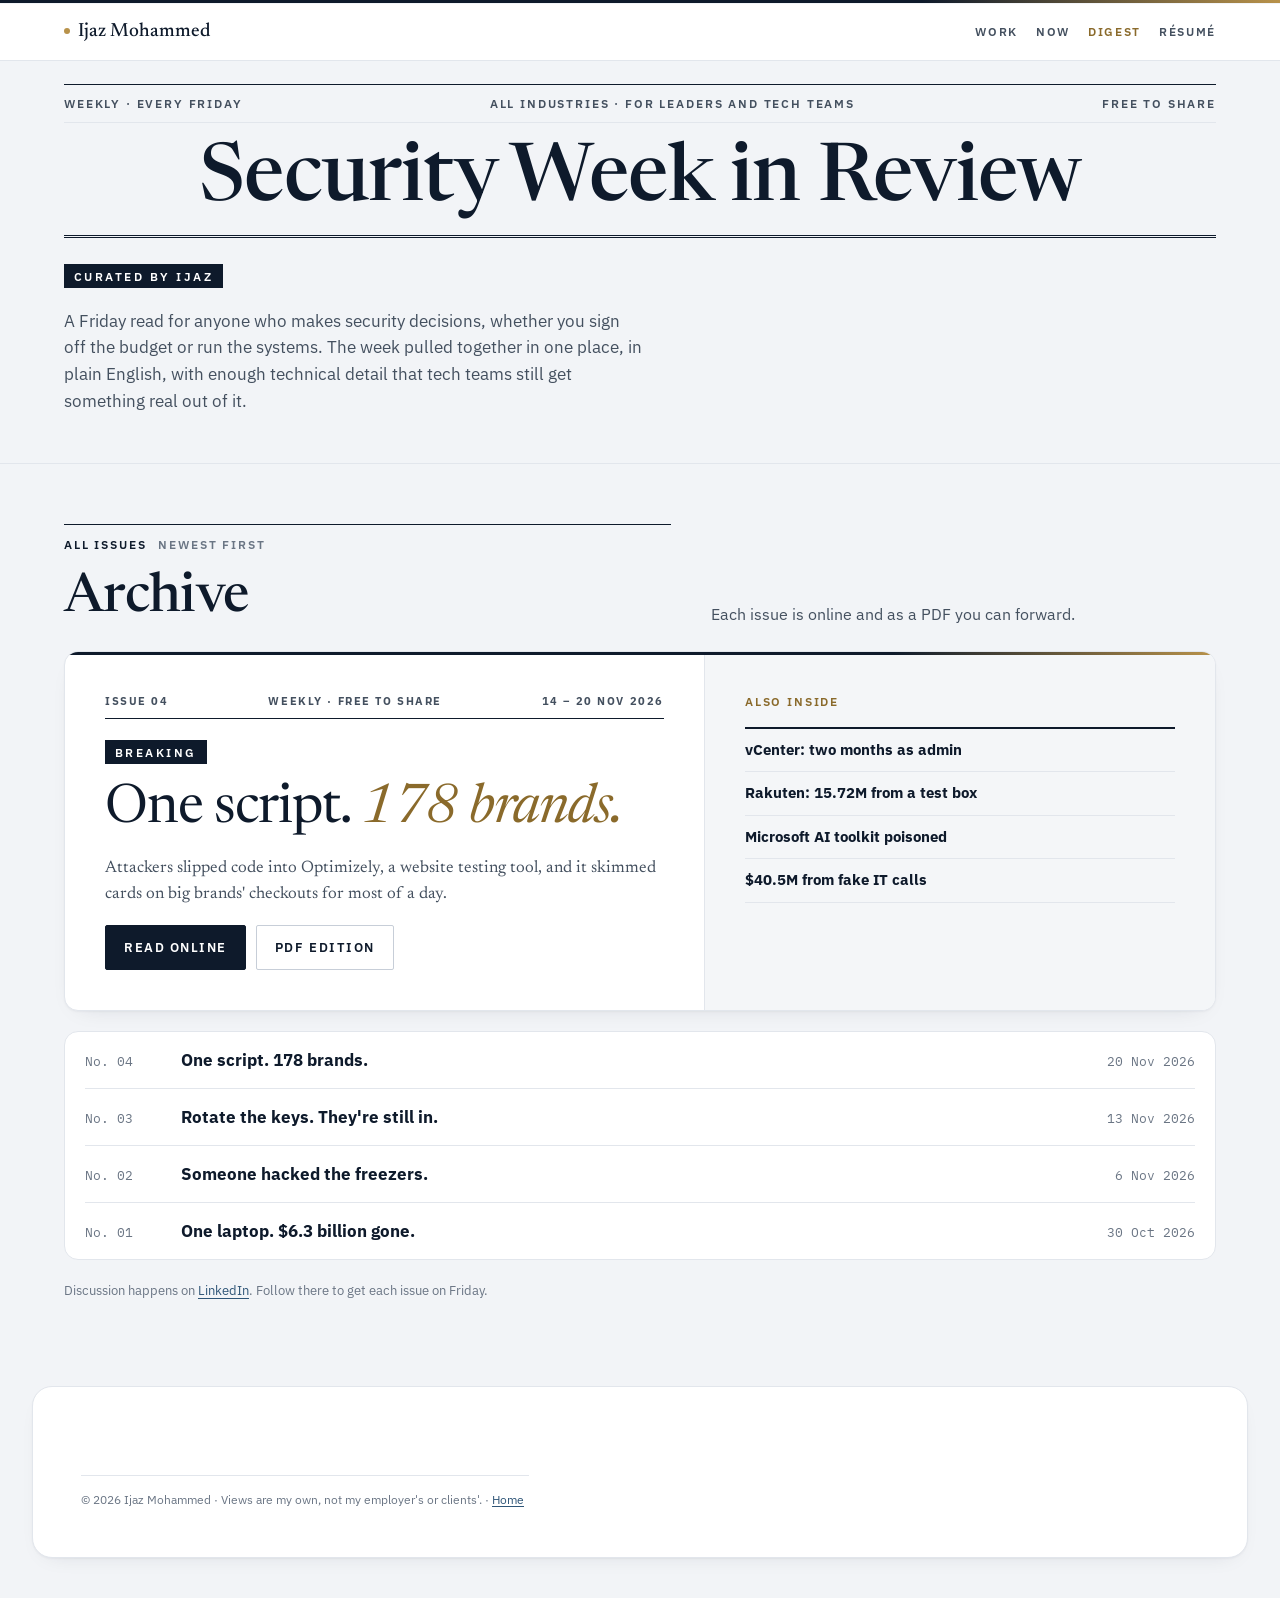
<file: digest/index.html>
<!doctype html>
<html lang="en">
<head>
<meta charset="utf-8">
<meta name="viewport" content="width=device-width, initial-scale=1, viewport-fit=cover">
<title>Security Week in Review</title>
<meta name="claude:viewport-fit-sides" content="cover">
<meta name="description" content="Security Week in Review: a free Friday digest by Ijaz Mohammed for leaders and tech teams. Every issue, online and as PDF.">
<meta property="og:title" content="Security Week in Review · by Ijaz Mohammed">
<meta property="og:description" content="The week in security, in plain English, every Friday.">
<link rel="icon" href="data:image/svg+xml,%3Csvg xmlns='http://www.w3.org/2000/svg' viewBox='0 0 32 32'%3E%3Crect width='32' height='32' fill='%230e1a2b'/%3E%3Crect y='29' width='32' height='3' fill='%23b8924a'/%3E%3Ctext x='16' y='22' font-family='Georgia' font-size='15' text-anchor='middle' fill='%23ffffff'%3EIM%3C/text%3E%3C/svg%3E">
<meta name="theme-color" content="#ffffff">
<link rel="preconnect" href="https://fonts.googleapis.com">
<link rel="preconnect" href="https://fonts.gstatic.com" crossorigin>
<link rel="stylesheet" href="https://fonts.googleapis.com/css2?family=IBM+Plex+Mono:wght@400;500&family=IBM+Plex+Sans:ital,wght@0,400;0,500;0,600;0,700;1,400&family=Newsreader:ital,opsz,wght@0,6..72,300..600;1,6..72,300..500&display=swap">
<link rel="stylesheet" href="../assets/site.css?v=20261121">
</head>
<body>
<header class="topbar">
  <div class="wrap">
    <a class="brand" href="../"><b aria-hidden="true"></b>Ijaz Mohammed</a>
    <nav class="nav" aria-label="Site">
      <a href="../#work">Work</a>
      <a href="../#now" class="opt">Now</a>
      <a href="./" aria-current="page">Digest</a>
      <a href="../assets/Ijaz_Mohammed_Resume.pdf" target="_blank" rel="noopener">Résumé</a>
    </nav>
  </div>
</header>

<main>
  <section class="issue-head">
    <div class="wrap">
      <div class="mast-rule"><span class="label">Weekly · every Friday</span><span class="label">All industries · for leaders and tech teams</span><span class="label">Free to share</span></div>
      <div class="cover-title" style="font-size:clamp(2.2rem,7vw,5rem);padding-block:18px 14px">Security Week in Review</div>
      <div class="kicker"><span class="flag">Curated by Ijaz</span></div>
      <p class="lede">A Friday read for anyone who makes security decisions, whether you sign off the budget or run the systems. The week pulled together in one place, in plain English, with enough technical detail that tech teams still get something real out of it.</p>
    </div>
  </section>

  <section class="section">
    <div class="wrap">
      <div class="section-head">
        <div><div class="kick"><span class="label">All issues</span><span class="label">Newest first</span></div><h2>Archive</h2></div>
        <p class="side">Each issue is online and as a PDF you can forward.</p>
      </div>

      <!-- ISSUES:START  (newest first; the weekly update adds a new card + list row here) -->
      <article class="cover">
        <div class="cover-main">
          <div class="cover-rule"><span>Issue 04</span><span>Weekly · free to share</span><span>14 – 20 Nov 2026</span></div>
          <div><span class="flag">Breaking</span></div>
          <h3 class="cover-head">One script. <span class="hl">178 brands.</span></h3>
          <p class="cover-deck">Attackers slipped code into Optimizely, a website testing tool, and it skimmed cards on big brands&#x27; checkouts for most of a day.</p>
          <div class="actions">
            <a class="btn primary" href="issue-04.html">Read online</a>
            <a class="btn" href="pdf/SecurityWeekInReview_Issue04_2026-11-20.pdf" target="_blank" rel="noopener">PDF edition</a>
          </div>
        </div>
        <div class="cover-side">
          <span class="label" style="color:var(--amber)">Also inside</span>
          <div class="also"><div>vCenter: two months as admin</div><div>Rakuten: 15.72M from a test box</div><div>Microsoft AI toolkit poisoned</div><div>$40.5M from fake IT calls</div></div>
        </div>
      </article>

      <div class="issue-list">
        <a href="issue-04.html"><span class="mono">No. 04</span><span class="ttl">One script. 178 brands.</span><span class="mono">20 Nov 2026</span></a>
        <a href="issue-03.html"><span class="mono">No. 03</span><span class="ttl">Rotate the keys. They're still in.</span><span class="mono">13 Nov 2026</span></a>
        <a href="issue-02.html"><span class="mono">No. 02</span><span class="ttl">Someone hacked the freezers.</span><span class="mono">6 Nov 2026</span></a>
        <a href="issue-01.html"><span class="mono">No. 01</span><span class="ttl">One laptop. $6.3 billion gone.</span><span class="mono">30 Oct 2026</span></a>
      </div>
      <!-- ISSUES:END -->

      <p class="footnote">Discussion happens on <a href="https://www.linkedin.com/in/ijaz-mohammed" target="_blank" rel="noopener">LinkedIn</a>. Follow there to get each issue on Friday.</p>
    </div>
  </section>
</main>

<footer class="footer">
  <div class="wrap">
    <p class="small">© 2026 Ijaz Mohammed · Views are my own, not my employer's or clients'. · <a href="../">Home</a></p>
  </div>
</footer>
</body>
</html>
</file>
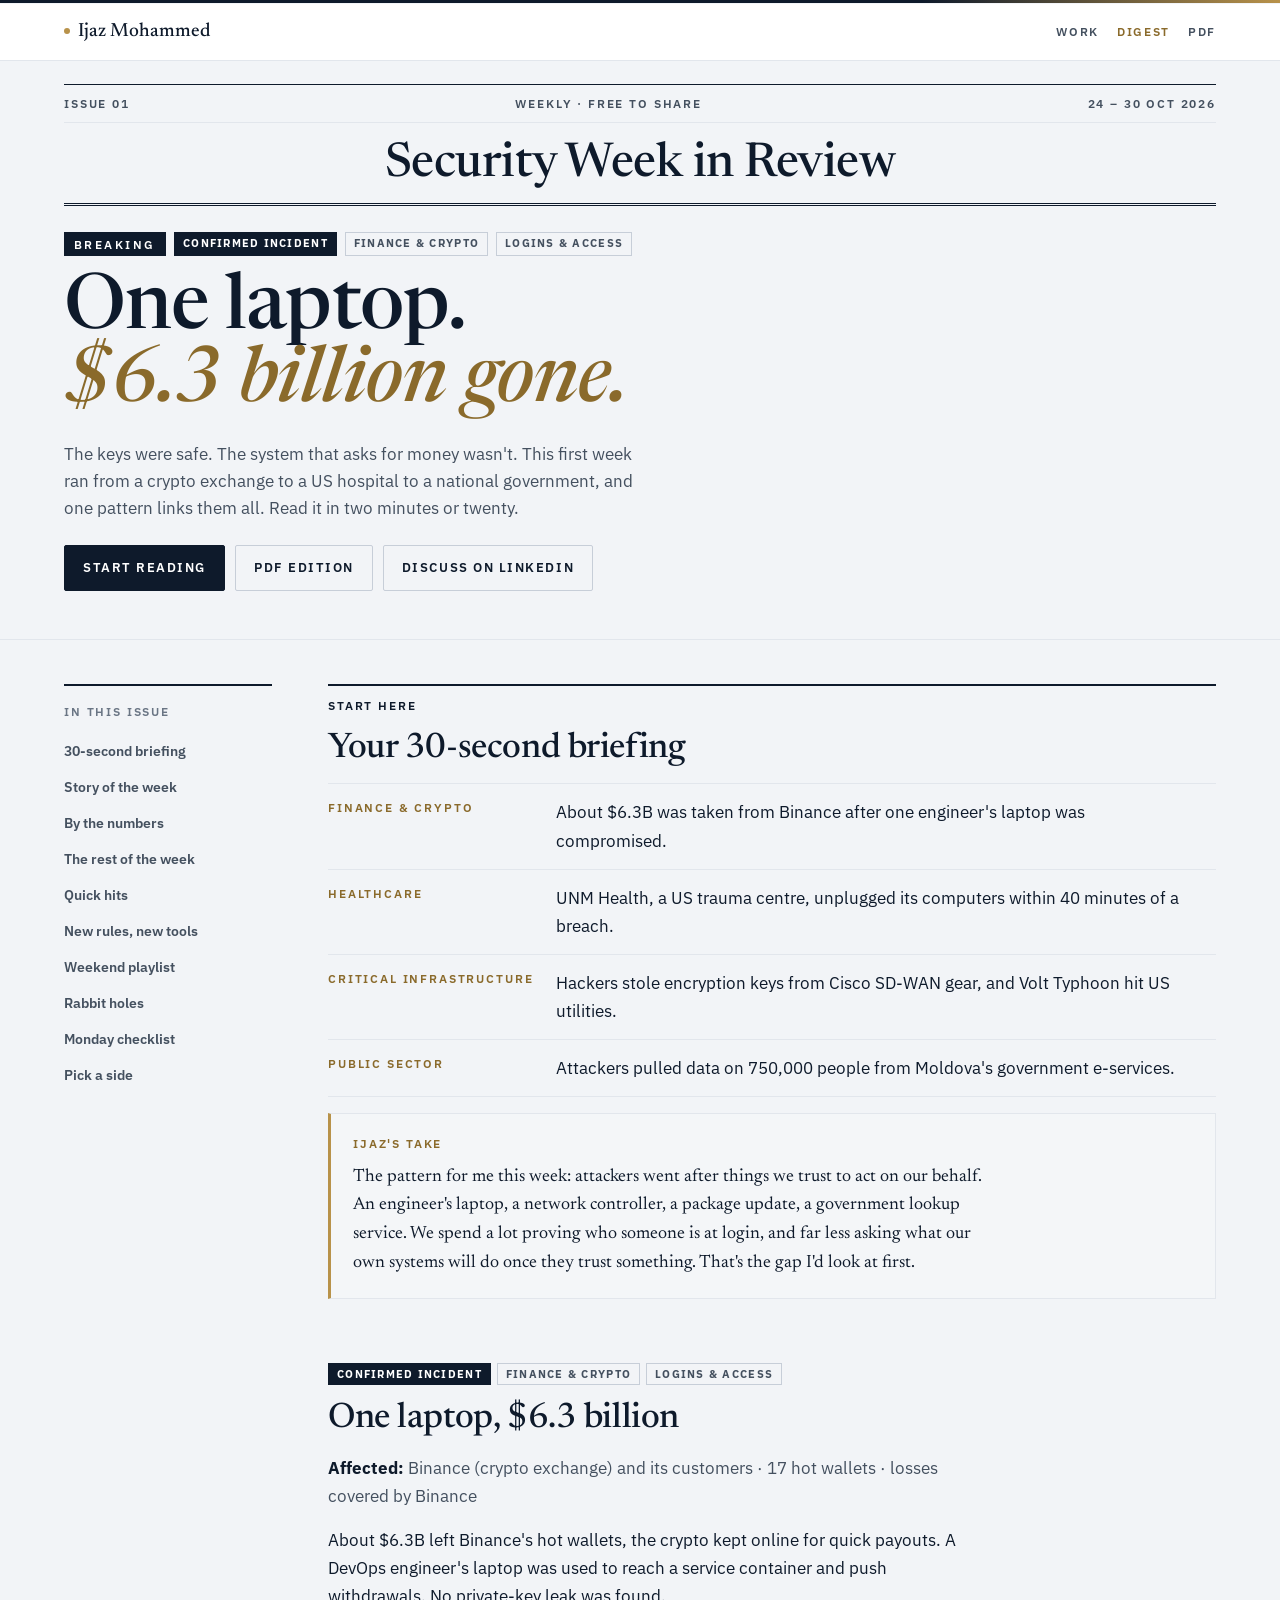
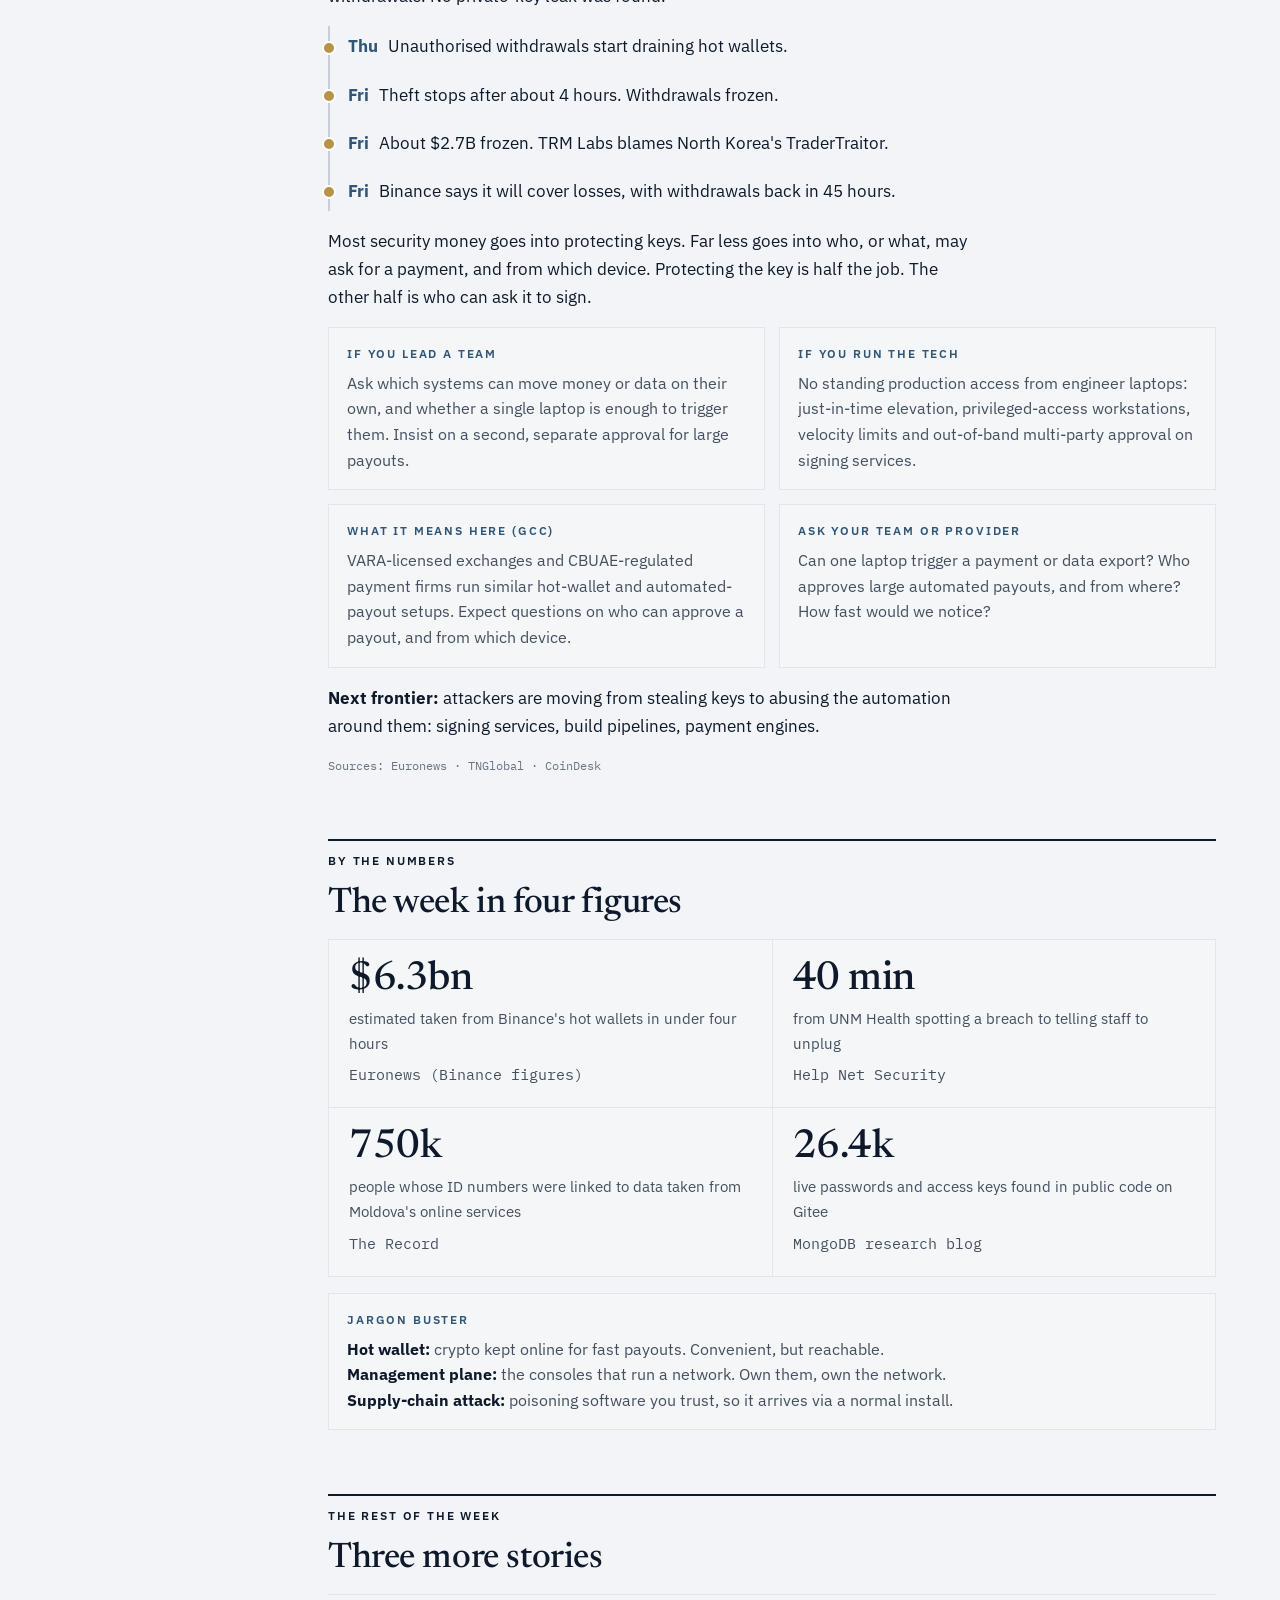
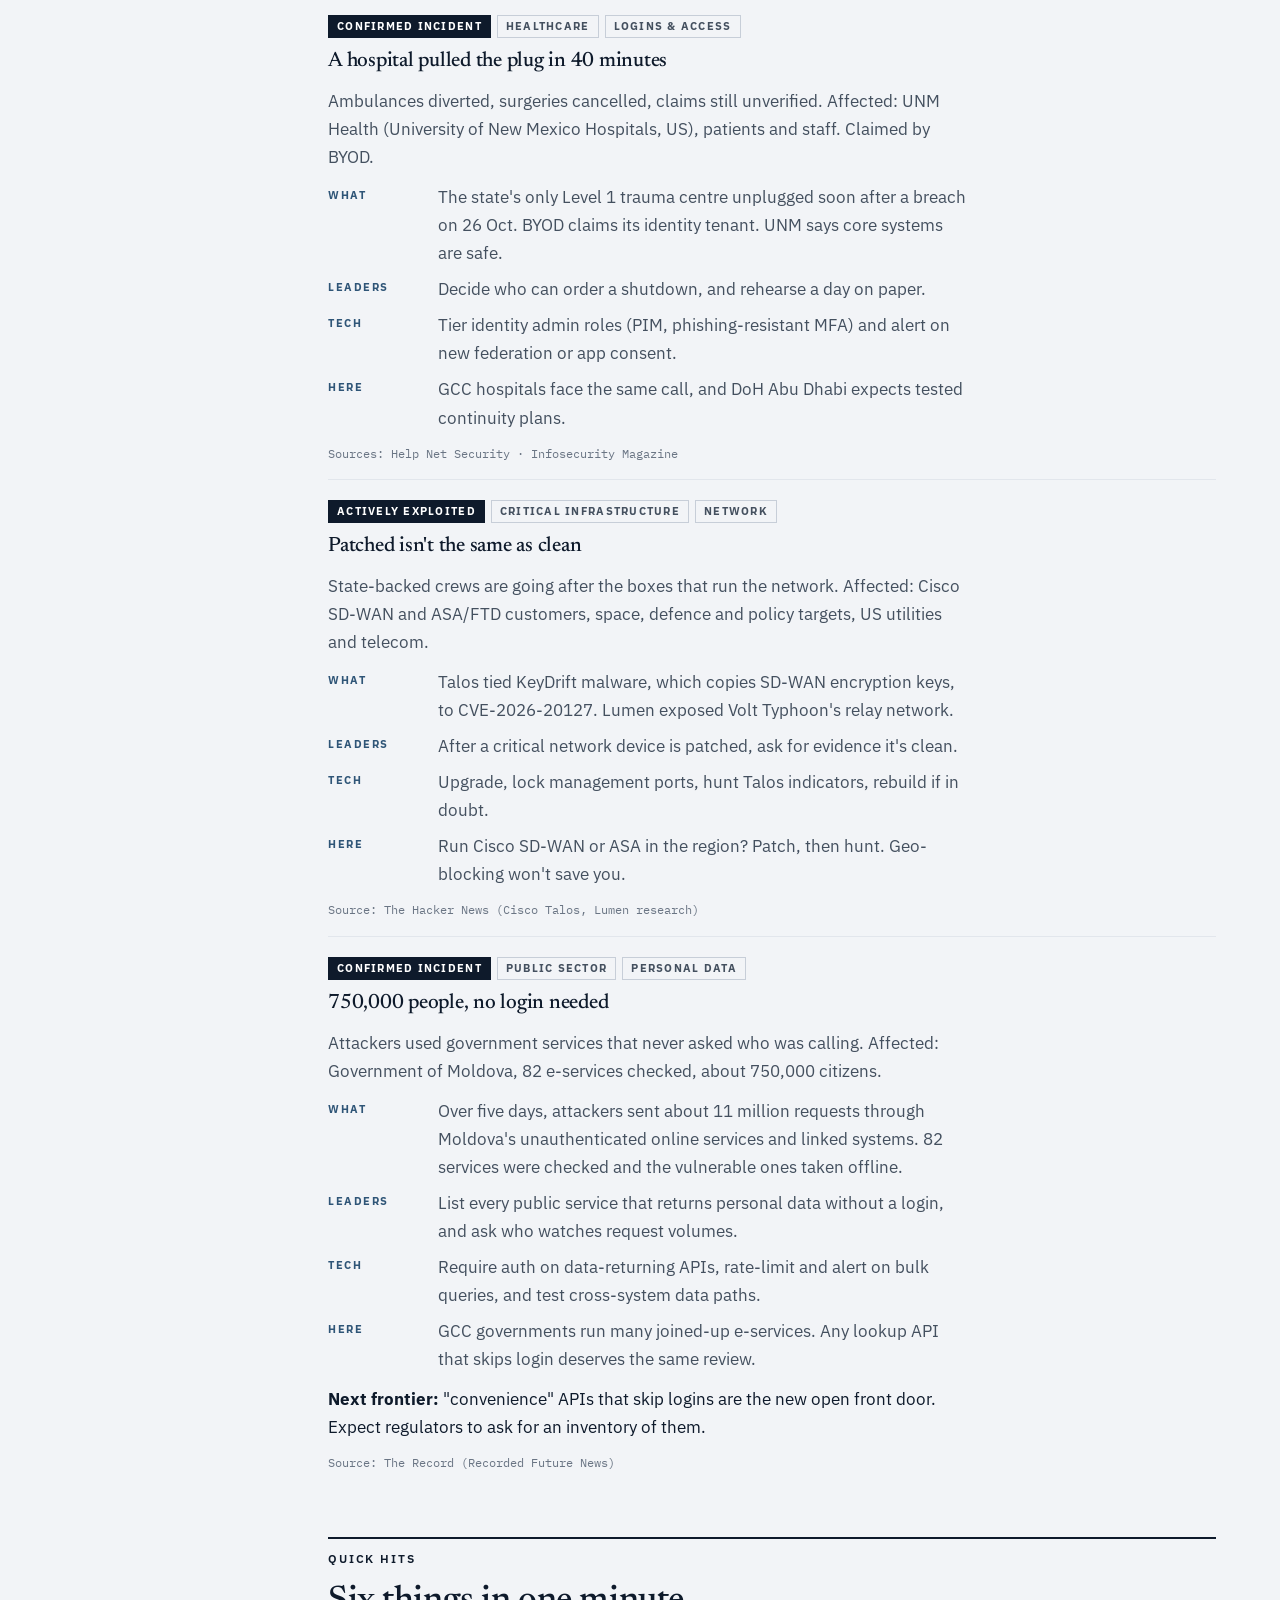
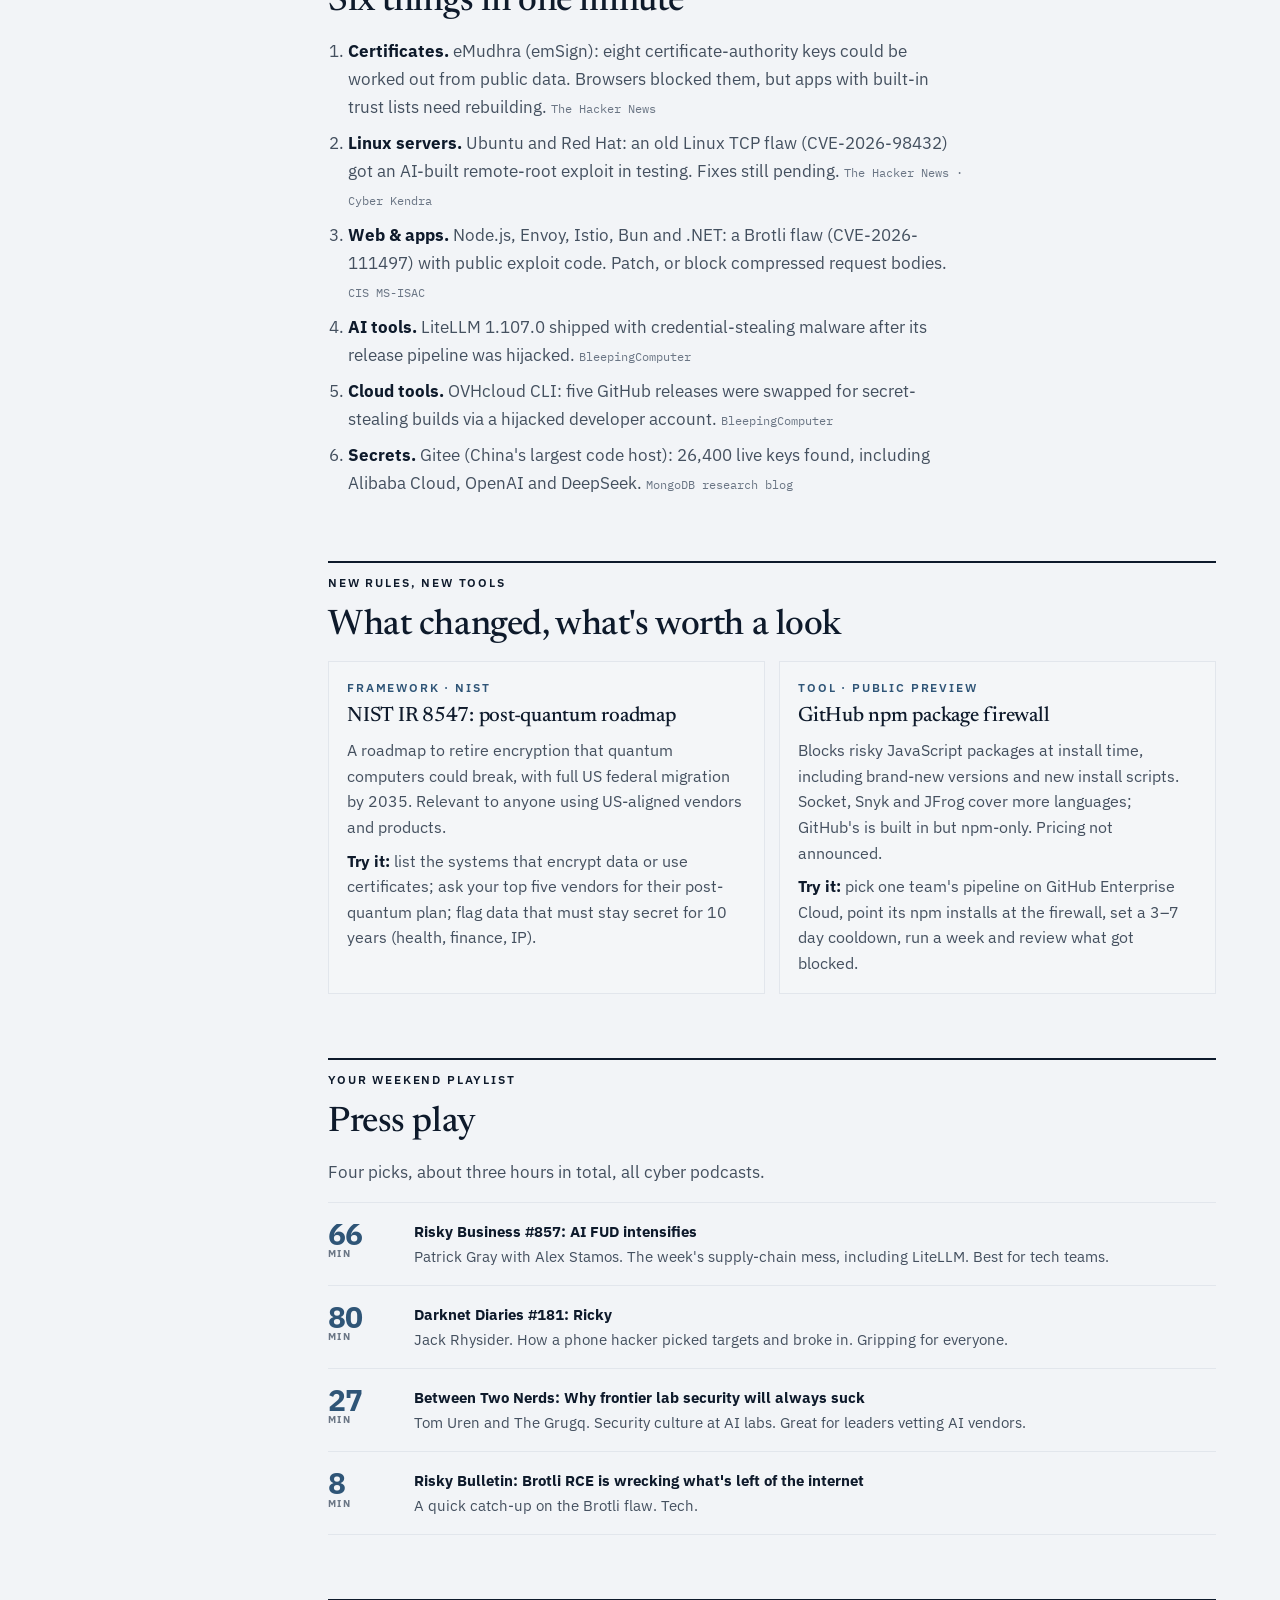
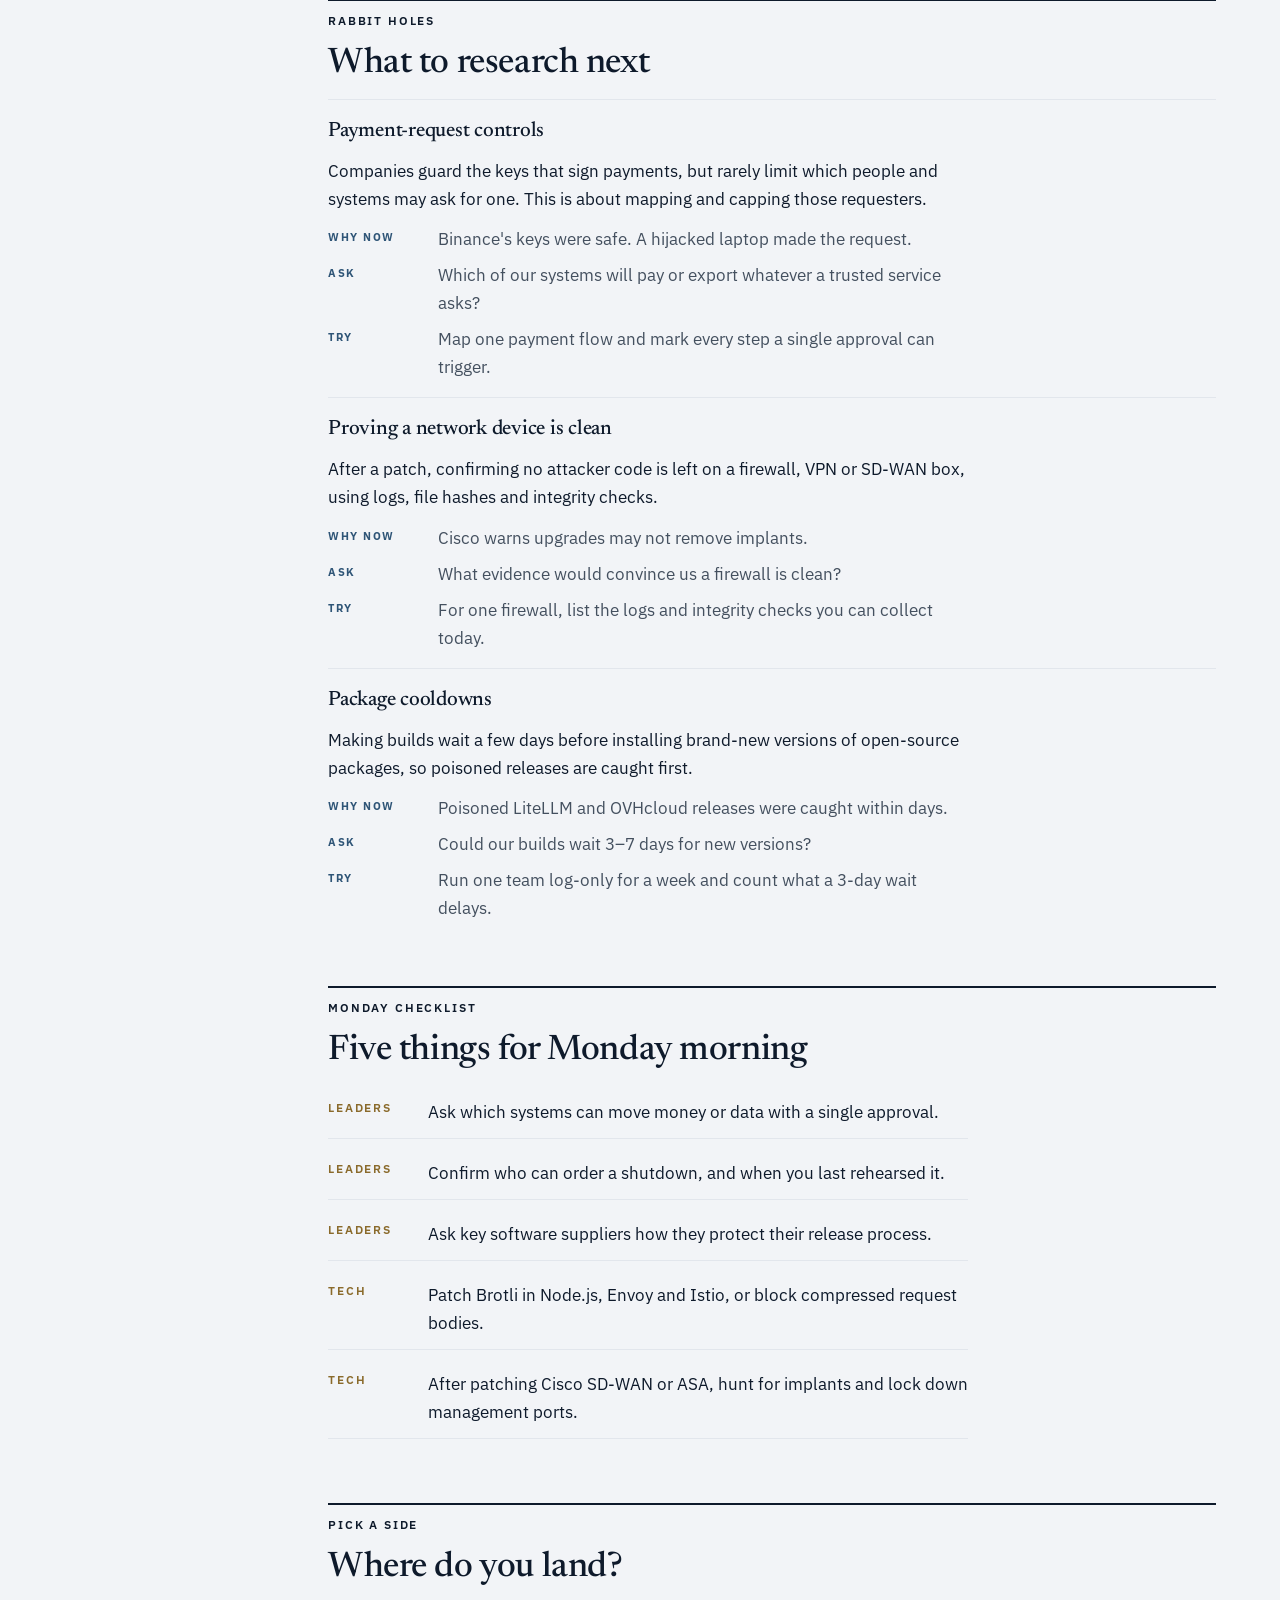
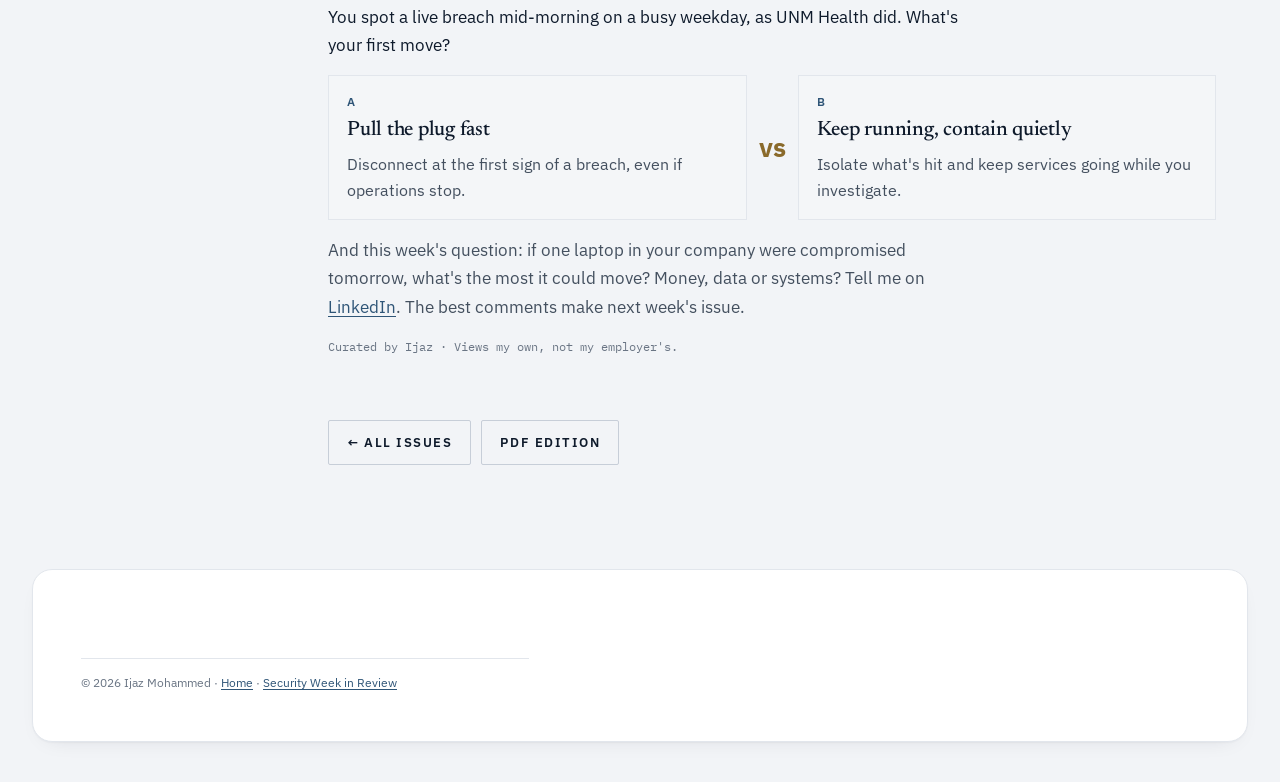
<file: digest/issue-01.html>
<!doctype html>
<html lang="en">
<head>
<meta charset="utf-8">
<meta name="viewport" content="width=device-width, initial-scale=1, viewport-fit=cover">
<title>Issue 01 · One laptop, $6.3 billion</title>
<meta name="claude:viewport-fit-sides" content="cover">
<meta name="description" content="Security Week in Review, Issue 01 (24–30 Oct 2026): Binance's $6.3B theft via one laptop, UNM Health's 40-minute shutdown, Cisco SD-WAN key theft, and Moldova's unauthenticated e-services.">
<meta property="og:title" content="One laptop. $6.3 billion gone. · Security Week in Review 01">
<meta property="og:description" content="The keys were safe. The system that asks for money wasn't. Plus the rest of the week in security, by Ijaz Mohammed.">
<meta property="og:type" content="article">
<link rel="icon" href="data:image/svg+xml,%3Csvg xmlns='http://www.w3.org/2000/svg' viewBox='0 0 32 32'%3E%3Crect width='32' height='32' fill='%230e1a2b'/%3E%3Crect y='29' width='32' height='3' fill='%23b8924a'/%3E%3Ctext x='16' y='22' font-family='Georgia' font-size='15' text-anchor='middle' fill='%23ffffff'%3EIM%3C/text%3E%3C/svg%3E">
<meta name="theme-color" content="#ffffff">
<link rel="preconnect" href="https://fonts.googleapis.com">
<link rel="preconnect" href="https://fonts.gstatic.com" crossorigin>
<link rel="stylesheet" href="https://fonts.googleapis.com/css2?family=IBM+Plex+Mono:wght@400;500&family=IBM+Plex+Sans:ital,wght@0,400;0,500;0,600;0,700;1,400&family=Newsreader:ital,opsz,wght@0,6..72,300..600;1,6..72,300..500&display=swap">
<link rel="stylesheet" href="../assets/site.css?v=20261121">
</head>
<body>
<header class="topbar">
  <div class="wrap">
    <a class="brand" href="../"><b aria-hidden="true"></b>Ijaz Mohammed</a>
    <nav class="nav" aria-label="Site">
      <a href="../#work">Work</a>
      <a href="./" aria-current="page">Digest</a>
      <a href="pdf/SecurityWeekInReview_Issue01_2026-10-30.pdf" target="_blank" rel="noopener">PDF</a>
    </nav>
  </div>
</header>

<main>
  <section class="issue-head">
    <div class="wrap">
      <div class="mast-rule"><span class="label">Issue 01</span><span class="label">Weekly · free to share</span><span class="label">24 – 30 Oct 2026</span></div>
      <div class="cover-title" style="padding-block:18px 14px"><a href="./" style="color:inherit;text-decoration:none">Security Week in Review</a></div>
      <div class="kicker"><span class="flag">Breaking</span><span class="tag hot">Confirmed incident</span><span class="tag">Finance &amp; crypto</span><span class="tag">Logins &amp; access</span></div>
      <h1>One laptop. <span class="hl">$6.3 billion gone.</span></h1>
      <p class="lede">The keys were safe. The system that asks for money wasn't. This first week ran from a crypto exchange to a US hospital to a national government, and one pattern links them all. Read it in two minutes or twenty.</p>
      <div class="actions">
        <a class="btn primary" href="#briefing">Start reading</a>
        <a class="btn" href="pdf/SecurityWeekInReview_Issue01_2026-10-30.pdf" target="_blank" rel="noopener">PDF edition</a>
        <a class="btn" href="https://www.linkedin.com/in/ijaz-mohammed" target="_blank" rel="noopener">Discuss on LinkedIn</a>
      </div>
    </div>
  </section>

  <div class="wrap">
    <div class="article">
      <nav class="toc" aria-label="In this issue">
        <span class="label">In this issue</span>
        <ol>
          <li><a href="#briefing">30-second briefing</a></li>
          <li><a href="#breaking">Story of the week</a></li>
          <li><a href="#numbers">By the numbers</a></li>
          <li><a href="#rest">The rest of the week</a></li>
          <li><a href="#quick">Quick hits</a></li>
          <li><a href="#new">New rules, new tools</a></li>
          <li><a href="#playlist">Weekend playlist</a></li>
          <li><a href="#rabbit">Rabbit holes</a></li>
          <li><a href="#monday">Monday checklist</a></li>
          <li><a href="#side">Pick a side</a></li>
        </ol>
      </nav>

      <div class="prose">

        <section id="briefing">
          <span class="label">Start here</span>
          <h2>Your 30-second briefing</h2>
          <div class="brief">
            <div><span class="label">Finance &amp; crypto</span><p>About $6.3B was taken from Binance after one engineer's laptop was compromised.</p></div>
            <div><span class="label">Healthcare</span><p>UNM Health, a US trauma centre, unplugged its computers within 40 minutes of a breach.</p></div>
            <div><span class="label">Critical infrastructure</span><p>Hackers stole encryption keys from Cisco SD-WAN gear, and Volt Typhoon hit US utilities.</p></div>
            <div><span class="label">Public sector</span><p>Attackers pulled data on 750,000 people from Moldova's government e-services.</p></div>
          </div>
          <div class="take">
            <span class="label">Ijaz's take</span>
            <p>The pattern for me this week: attackers went after things we trust to act on our behalf. An engineer's laptop, a network controller, a package update, a government lookup service. We spend a lot proving who someone is at login, and far less asking what our own systems will do once they trust something. That's the gap I'd look at first.</p>
          </div>
        </section>

        <section id="breaking">
          <div class="tagrow"><span class="tag hot">Confirmed incident</span><span class="tag">Finance &amp; crypto</span><span class="tag">Logins &amp; access</span></div>
          <h2>One laptop, $6.3 billion</h2>
          <p class="muted"><strong>Affected:</strong> Binance (crypto exchange) and its customers · 17 hot wallets · losses covered by Binance</p>
          <p>About $6.3B left Binance's hot wallets, the crypto kept online for quick payouts. A DevOps engineer's laptop was used to reach a service container and push withdrawals. No private-key leak was found.</p>
          <ul class="timeline-mini">
            <li><b>Thu</b>Unauthorised withdrawals start draining hot wallets.</li>
            <li><b>Fri</b>Theft stops after about 4 hours. Withdrawals frozen.</li>
            <li><b>Fri</b>About $2.7B frozen. TRM Labs blames North Korea's TraderTraitor.</li>
            <li><b>Fri</b>Binance says it will cover losses, with withdrawals back in 45 hours.</li>
          </ul>
          <p>Most security money goes into protecting keys. Far less goes into who, or what, may ask for a payment, and from which device. Protecting the key is half the job. The other half is who can ask it to sign.</p>
          <div class="split">
            <div class="box"><span class="label">If you lead a team</span><p>Ask which systems can move money or data on their own, and whether a single laptop is enough to trigger them. Insist on a second, separate approval for large payouts.</p></div>
            <div class="box"><span class="label">If you run the tech</span><p>No standing production access from engineer laptops: just-in-time elevation, privileged-access workstations, velocity limits and out-of-band multi-party approval on signing services.</p></div>
            <div class="box"><span class="label">What it means here (GCC)</span><p>VARA-licensed exchanges and CBUAE-regulated payment firms run similar hot-wallet and automated-payout setups. Expect questions on who can approve a payout, and from which device.</p></div>
            <div class="box"><span class="label">Ask your team or provider</span><p>Can one laptop trigger a payment or data export? Who approves large automated payouts, and from where? How fast would we notice?</p></div>
          </div>
          <p><strong>Next frontier:</strong> attackers are moving from stealing keys to abusing the automation around them: signing services, build pipelines, payment engines.</p>
          <p class="src">Sources: Euronews · TNGlobal · CoinDesk</p>
        </section>

        <section id="numbers">
          <span class="label">By the numbers</span>
          <h2>The week in four figures</h2>
          <div class="numbers">
            <div><strong>$6.3bn</strong><span>estimated taken from Binance's hot wallets in under four hours</span><span class="src">Euronews (Binance figures)</span></div>
            <div><strong>40 min</strong><span>from UNM Health spotting a breach to telling staff to unplug</span><span class="src">Help Net Security</span></div>
            <div><strong>750k</strong><span>people whose ID numbers were linked to data taken from Moldova's online services</span><span class="src">The Record</span></div>
            <div><strong>26.4k</strong><span>live passwords and access keys found in public code on Gitee</span><span class="src">MongoDB research blog</span></div>
          </div>
          <div class="box">
            <span class="label">Jargon buster</span>
            <p><strong>Hot wallet:</strong> crypto kept online for fast payouts. Convenient, but reachable.<br><strong>Management plane:</strong> the consoles that run a network. Own them, own the network.<br><strong>Supply-chain attack:</strong> poisoning software you trust, so it arrives via a normal install.</p>
          </div>
        </section>

        <section id="rest">
          <span class="label">The rest of the week</span>
          <h2>Three more stories</h2>

          <article class="story">
            <div class="tagrow"><span class="tag hot">Confirmed incident</span><span class="tag">Healthcare</span><span class="tag">Logins &amp; access</span></div>
            <h3>A hospital pulled the plug in 40 minutes</h3>
            <p class="muted">Ambulances diverted, surgeries cancelled, claims still unverified. Affected: UNM Health (University of New Mexico Hospitals, US), patients and staff. Claimed by BYOD.</p>
            <dl>
              <div><dt>What</dt><dd>The state's only Level 1 trauma centre unplugged soon after a breach on 26 Oct. BYOD claims its identity tenant. UNM says core systems are safe.</dd></div>
              <div><dt>Leaders</dt><dd>Decide who can order a shutdown, and rehearse a day on paper.</dd></div>
              <div><dt>Tech</dt><dd>Tier identity admin roles (PIM, phishing-resistant MFA) and alert on new federation or app consent.</dd></div>
              <div><dt>Here</dt><dd>GCC hospitals face the same call, and DoH Abu Dhabi expects tested continuity plans.</dd></div>
            </dl>
            <p class="src">Sources: Help Net Security · Infosecurity Magazine</p>
          </article>

          <article class="story">
            <div class="tagrow"><span class="tag hot">Actively exploited</span><span class="tag">Critical infrastructure</span><span class="tag">Network</span></div>
            <h3>Patched isn't the same as clean</h3>
            <p class="muted">State-backed crews are going after the boxes that run the network. Affected: Cisco SD-WAN and ASA/FTD customers, space, defence and policy targets, US utilities and telecom.</p>
            <dl>
              <div><dt>What</dt><dd>Talos tied KeyDrift malware, which copies SD-WAN encryption keys, to CVE-2026-20127. Lumen exposed Volt Typhoon's relay network.</dd></div>
              <div><dt>Leaders</dt><dd>After a critical network device is patched, ask for evidence it's clean.</dd></div>
              <div><dt>Tech</dt><dd>Upgrade, lock management ports, hunt Talos indicators, rebuild if in doubt.</dd></div>
              <div><dt>Here</dt><dd>Run Cisco SD-WAN or ASA in the region? Patch, then hunt. Geo-blocking won't save you.</dd></div>
            </dl>
            <p class="src">Source: The Hacker News (Cisco Talos, Lumen research)</p>
          </article>

          <article class="story">
            <div class="tagrow"><span class="tag hot">Confirmed incident</span><span class="tag">Public sector</span><span class="tag">Personal data</span></div>
            <h3>750,000 people, no login needed</h3>
            <p class="muted">Attackers used government services that never asked who was calling. Affected: Government of Moldova, 82 e-services checked, about 750,000 citizens.</p>
            <dl>
              <div><dt>What</dt><dd>Over five days, attackers sent about 11 million requests through Moldova's unauthenticated online services and linked systems. 82 services were checked and the vulnerable ones taken offline.</dd></div>
              <div><dt>Leaders</dt><dd>List every public service that returns personal data without a login, and ask who watches request volumes.</dd></div>
              <div><dt>Tech</dt><dd>Require auth on data-returning APIs, rate-limit and alert on bulk queries, and test cross-system data paths.</dd></div>
              <div><dt>Here</dt><dd>GCC governments run many joined-up e-services. Any lookup API that skips login deserves the same review.</dd></div>
            </dl>
            <p><strong>Next frontier:</strong> "convenience" APIs that skip logins are the new open front door. Expect regulators to ask for an inventory of them.</p>
            <p class="src">Source: The Record (Recorded Future News)</p>
          </article>
        </section>

        <section id="quick">
          <span class="label">Quick hits</span>
          <h2>Six things in one minute</h2>
          <ol>
            <li><strong>Certificates.</strong> eMudhra (emSign): eight certificate-authority keys could be worked out from public data. Browsers blocked them, but apps with built-in trust lists need rebuilding. <span class="src">The Hacker News</span></li>
            <li><strong>Linux servers.</strong> Ubuntu and Red Hat: an old Linux TCP flaw (CVE-2026-98432) got an AI-built remote-root exploit in testing. Fixes still pending. <span class="src">The Hacker News · Cyber Kendra</span></li>
            <li><strong>Web &amp; apps.</strong> Node.js, Envoy, Istio, Bun and .NET: a Brotli flaw (CVE-2026-111497) with public exploit code. Patch, or block compressed request bodies. <span class="src">CIS MS-ISAC</span></li>
            <li><strong>AI tools.</strong> LiteLLM 1.107.0 shipped with credential-stealing malware after its release pipeline was hijacked. <span class="src">BleepingComputer</span></li>
            <li><strong>Cloud tools.</strong> OVHcloud CLI: five GitHub releases were swapped for secret-stealing builds via a hijacked developer account. <span class="src">BleepingComputer</span></li>
            <li><strong>Secrets.</strong> Gitee (China's largest code host): 26,400 live keys found, including Alibaba Cloud, OpenAI and DeepSeek. <span class="src">MongoDB research blog</span></li>
          </ol>
        </section>

        <section id="new">
          <span class="label">New rules, new tools</span>
          <h2>What changed, what's worth a look</h2>
          <div class="split">
            <div class="box">
              <span class="label">Framework · NIST</span>
              <h3>NIST IR 8547: post-quantum roadmap</h3>
              <p>A roadmap to retire encryption that quantum computers could break, with full US federal migration by 2035. Relevant to anyone using US-aligned vendors and products.</p>
              <p><strong>Try it:</strong> list the systems that encrypt data or use certificates; ask your top five vendors for their post-quantum plan; flag data that must stay secret for 10 years (health, finance, IP).</p>
            </div>
            <div class="box">
              <span class="label">Tool · public preview</span>
              <h3>GitHub npm package firewall</h3>
              <p>Blocks risky JavaScript packages at install time, including brand-new versions and new install scripts. Socket, Snyk and JFrog cover more languages; GitHub's is built in but npm-only. Pricing not announced.</p>
              <p><strong>Try it:</strong> pick one team's pipeline on GitHub Enterprise Cloud, point its npm installs at the firewall, set a 3–7 day cooldown, run a week and review what got blocked.</p>
            </div>
          </div>
        </section>

        <section id="playlist">
          <span class="label">Your weekend playlist</span>
          <h2>Press play</h2>
          <p class="muted">Four picks, about three hours in total, all cyber podcasts.</p>
          <div class="picks">
            <a href="https://risky.biz/RB857" target="_blank" rel="noopener"><span class="len">66<small>MIN</small></span><span><strong>Risky Business #857: AI FUD intensifies</strong><span>Patrick Gray with Alex Stamos. The week's supply-chain mess, including LiteLLM. Best for tech teams.</span></span></a>
            <a href="https://darknetdiaries.com/episode/181" target="_blank" rel="noopener"><span class="len">80<small>MIN</small></span><span><strong>Darknet Diaries #181: Ricky</strong><span>Jack Rhysider. How a phone hacker picked targets and broke in. Gripping for everyone.</span></span></a>
            <a href="https://risky.biz/BTN187" target="_blank" rel="noopener"><span class="len">27<small>MIN</small></span><span><strong>Between Two Nerds: Why frontier lab security will always suck</strong><span>Tom Uren and The Grugq. Security culture at AI labs. Great for leaders vetting AI vendors.</span></span></a>
            <a href="https://risky.biz/RBNEWS625" target="_blank" rel="noopener"><span class="len">8<small>MIN</small></span><span><strong>Risky Bulletin: Brotli RCE is wrecking what's left of the internet</strong><span>A quick catch-up on the Brotli flaw. Tech.</span></span></a>
          </div>
        </section>

        <section id="rabbit">
          <span class="label">Rabbit holes</span>
          <h2>What to research next</h2>
          <div class="story">
            <h3>Payment-request controls</h3>
            <p>Companies guard the keys that sign payments, but rarely limit which people and systems may ask for one. This is about mapping and capping those requesters.</p>
            <dl>
              <div><dt>Why now</dt><dd>Binance's keys were safe. A hijacked laptop made the request.</dd></div>
              <div><dt>Ask</dt><dd>Which of our systems will pay or export whatever a trusted service asks?</dd></div>
              <div><dt>Try</dt><dd>Map one payment flow and mark every step a single approval can trigger.</dd></div>
            </dl>
          </div>
          <div class="story">
            <h3>Proving a network device is clean</h3>
            <p>After a patch, confirming no attacker code is left on a firewall, VPN or SD-WAN box, using logs, file hashes and integrity checks.</p>
            <dl>
              <div><dt>Why now</dt><dd>Cisco warns upgrades may not remove implants.</dd></div>
              <div><dt>Ask</dt><dd>What evidence would convince us a firewall is clean?</dd></div>
              <div><dt>Try</dt><dd>For one firewall, list the logs and integrity checks you can collect today.</dd></div>
            </dl>
          </div>
          <div class="story">
            <h3>Package cooldowns</h3>
            <p>Making builds wait a few days before installing brand-new versions of open-source packages, so poisoned releases are caught first.</p>
            <dl>
              <div><dt>Why now</dt><dd>Poisoned LiteLLM and OVHcloud releases were caught within days.</dd></div>
              <div><dt>Ask</dt><dd>Could our builds wait 3–7 days for new versions?</dd></div>
              <div><dt>Try</dt><dd>Run one team log-only for a week and count what a 3-day wait delays.</dd></div>
            </dl>
          </div>
        </section>

        <section id="monday">
          <span class="label">Monday checklist</span>
          <h2>Five things for Monday morning</h2>
          <ul class="checklist">
            <li><span class="label">Leaders</span><span>Ask which systems can move money or data with a single approval.</span></li>
            <li><span class="label">Leaders</span><span>Confirm who can order a shutdown, and when you last rehearsed it.</span></li>
            <li><span class="label">Leaders</span><span>Ask key software suppliers how they protect their release process.</span></li>
            <li><span class="label">Tech</span><span>Patch Brotli in Node.js, Envoy and Istio, or block compressed request bodies.</span></li>
            <li><span class="label">Tech</span><span>After patching Cisco SD-WAN or ASA, hunt for implants and lock down management ports.</span></li>
          </ul>
        </section>

        <section id="side">
          <span class="label">Pick a side</span>
          <h2>Where do you land?</h2>
          <p>You spot a live breach mid-morning on a busy weekday, as UNM Health did. What's your first move?</p>
          <div class="versus">
            <div class="box"><span class="label">A</span><h3>Pull the plug fast</h3><p>Disconnect at the first sign of a breach, even if operations stop.</p></div>
            <div class="vs">vs</div>
            <div class="box"><span class="label">B</span><h3>Keep running, contain quietly</h3><p>Isolate what's hit and keep services going while you investigate.</p></div>
          </div>
          <p class="muted">And this week's question: if one laptop in your company were compromised tomorrow, what's the most it could move? Money, data or systems? Tell me on <a href="https://www.linkedin.com/in/ijaz-mohammed" target="_blank" rel="noopener">LinkedIn</a>. The best comments make next week's issue.</p>
          <p class="src">Curated by Ijaz · Views my own, not my employer's.</p>
        </section>

        <div class="actions">
          <a class="btn" href="./">← All issues</a>
          <a class="btn" href="pdf/SecurityWeekInReview_Issue01_2026-10-30.pdf" target="_blank" rel="noopener">PDF edition</a>
        </div>
      </div>
    </div>
  </div>
</main>

<footer class="footer">
  <div class="wrap"><p class="small">© 2026 Ijaz Mohammed · <a href="../">Home</a> · <a href="./">Security Week in Review</a></p></div>
</footer>
</body>
</html>
</file>
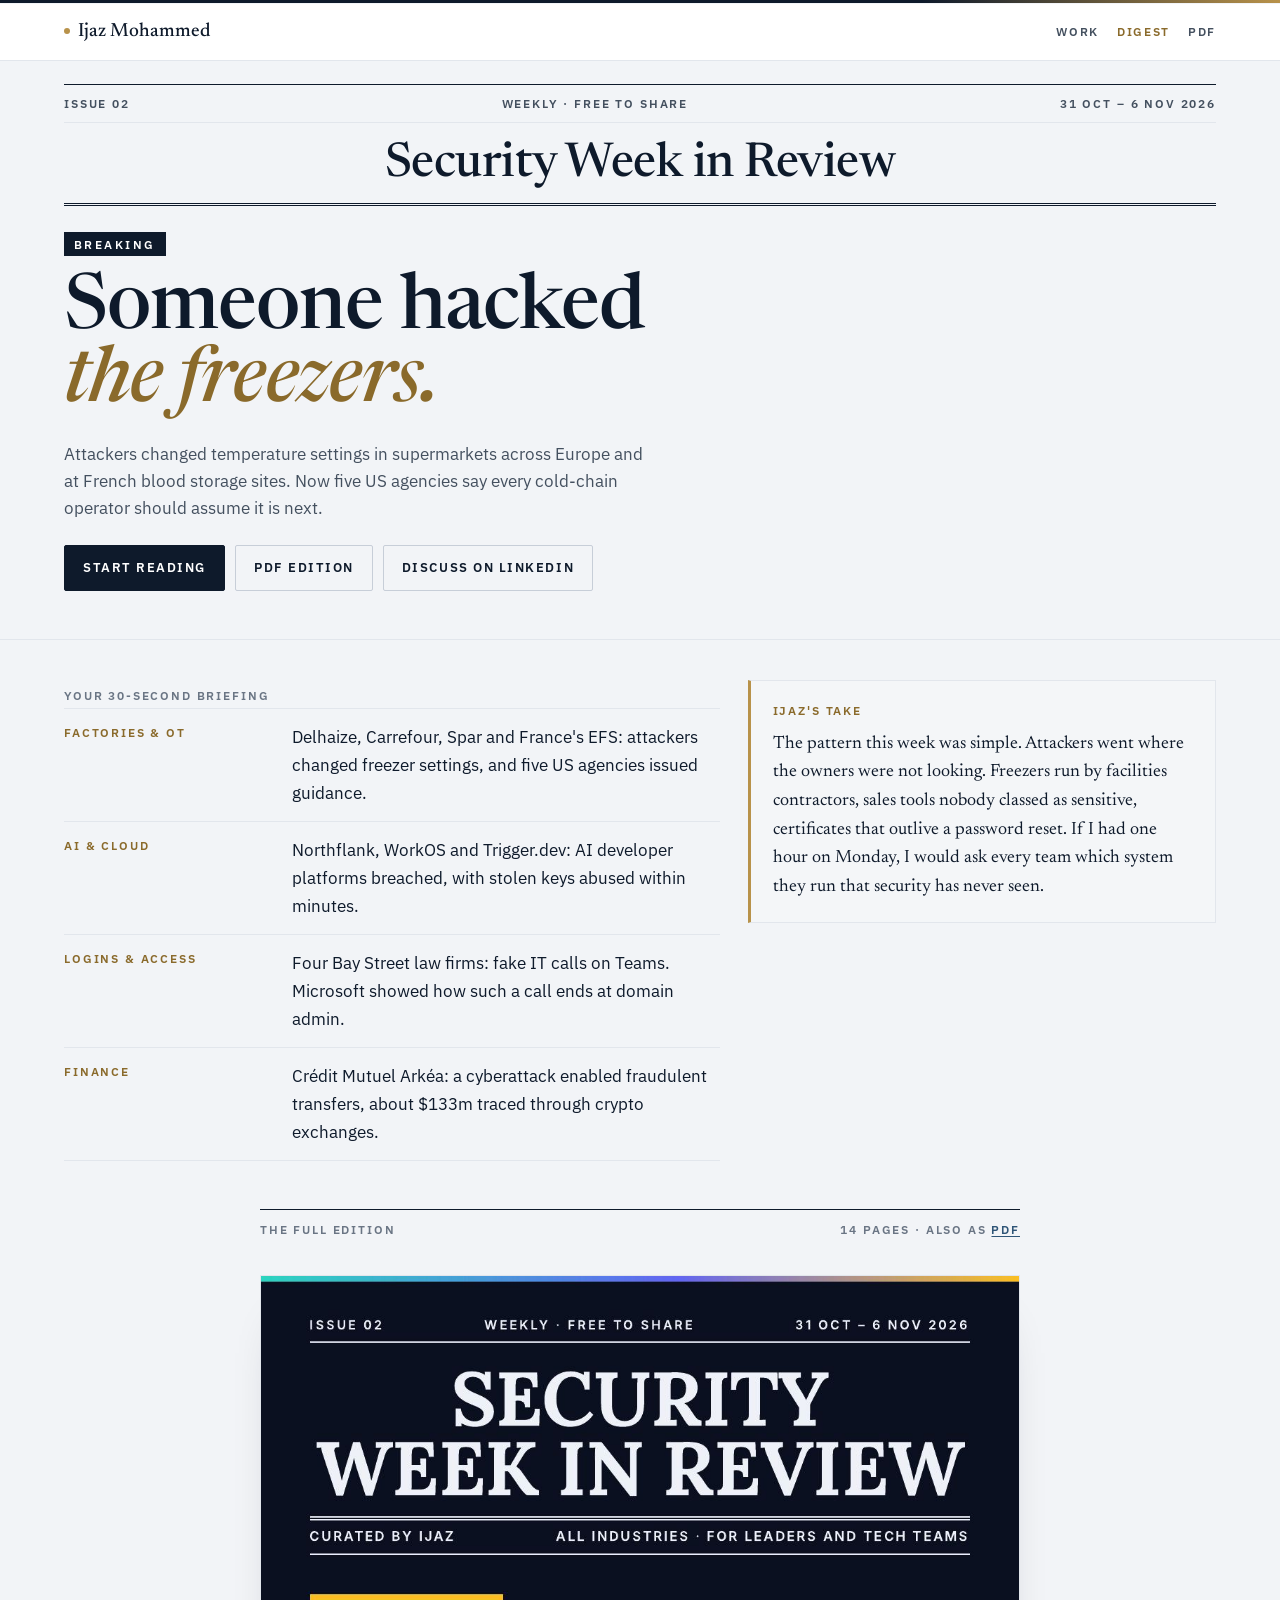
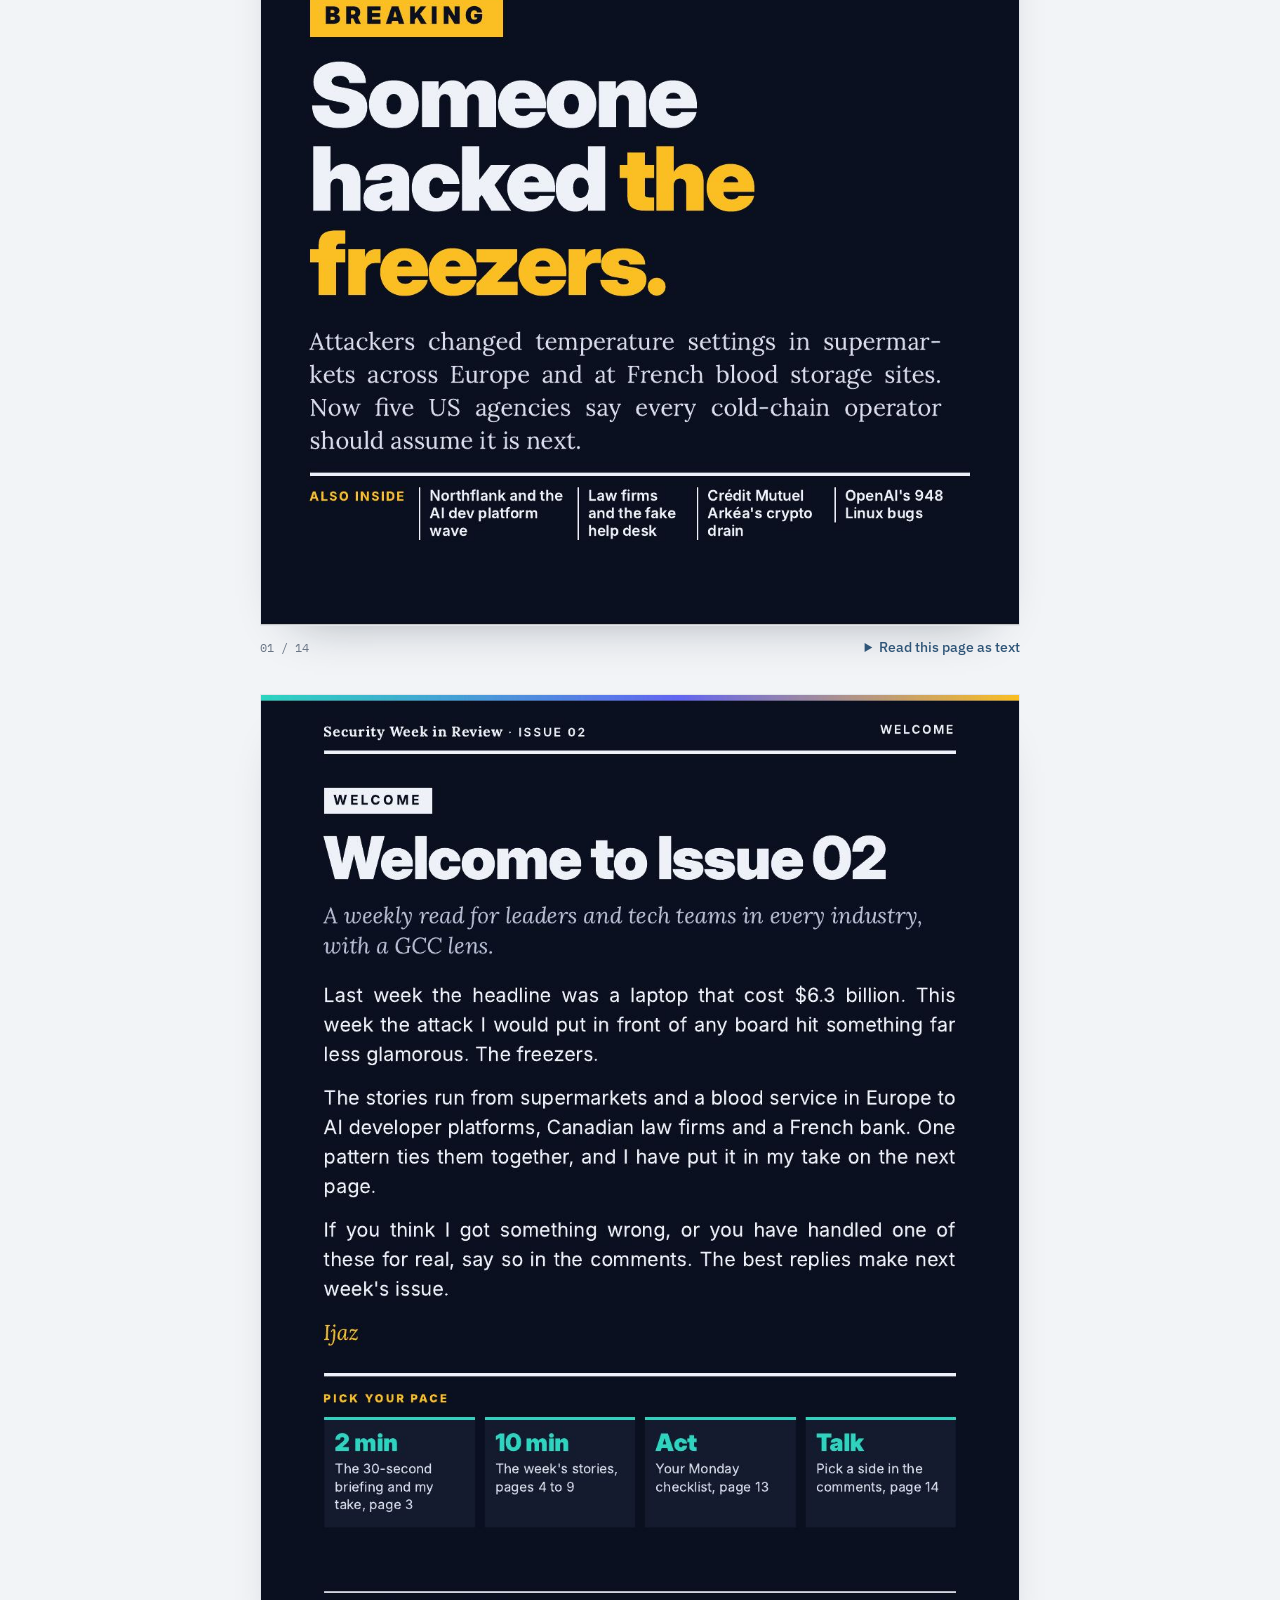
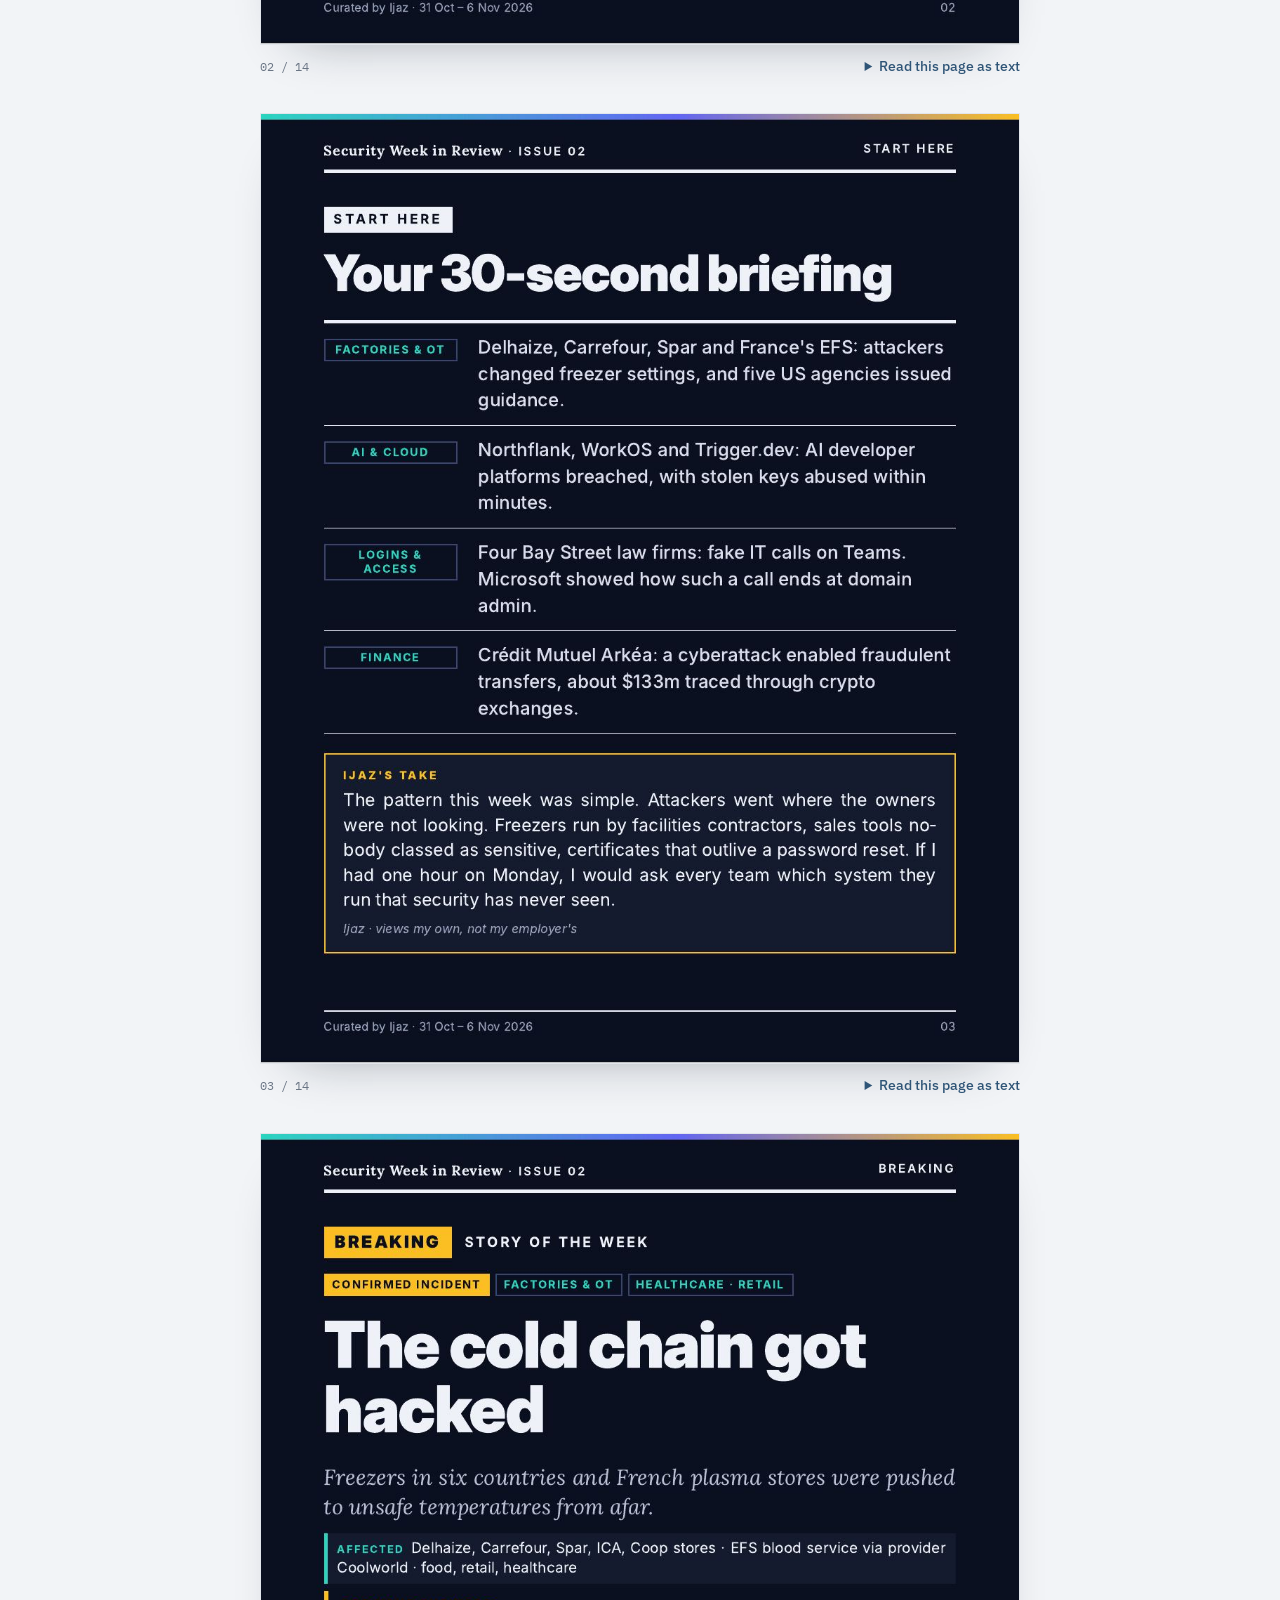
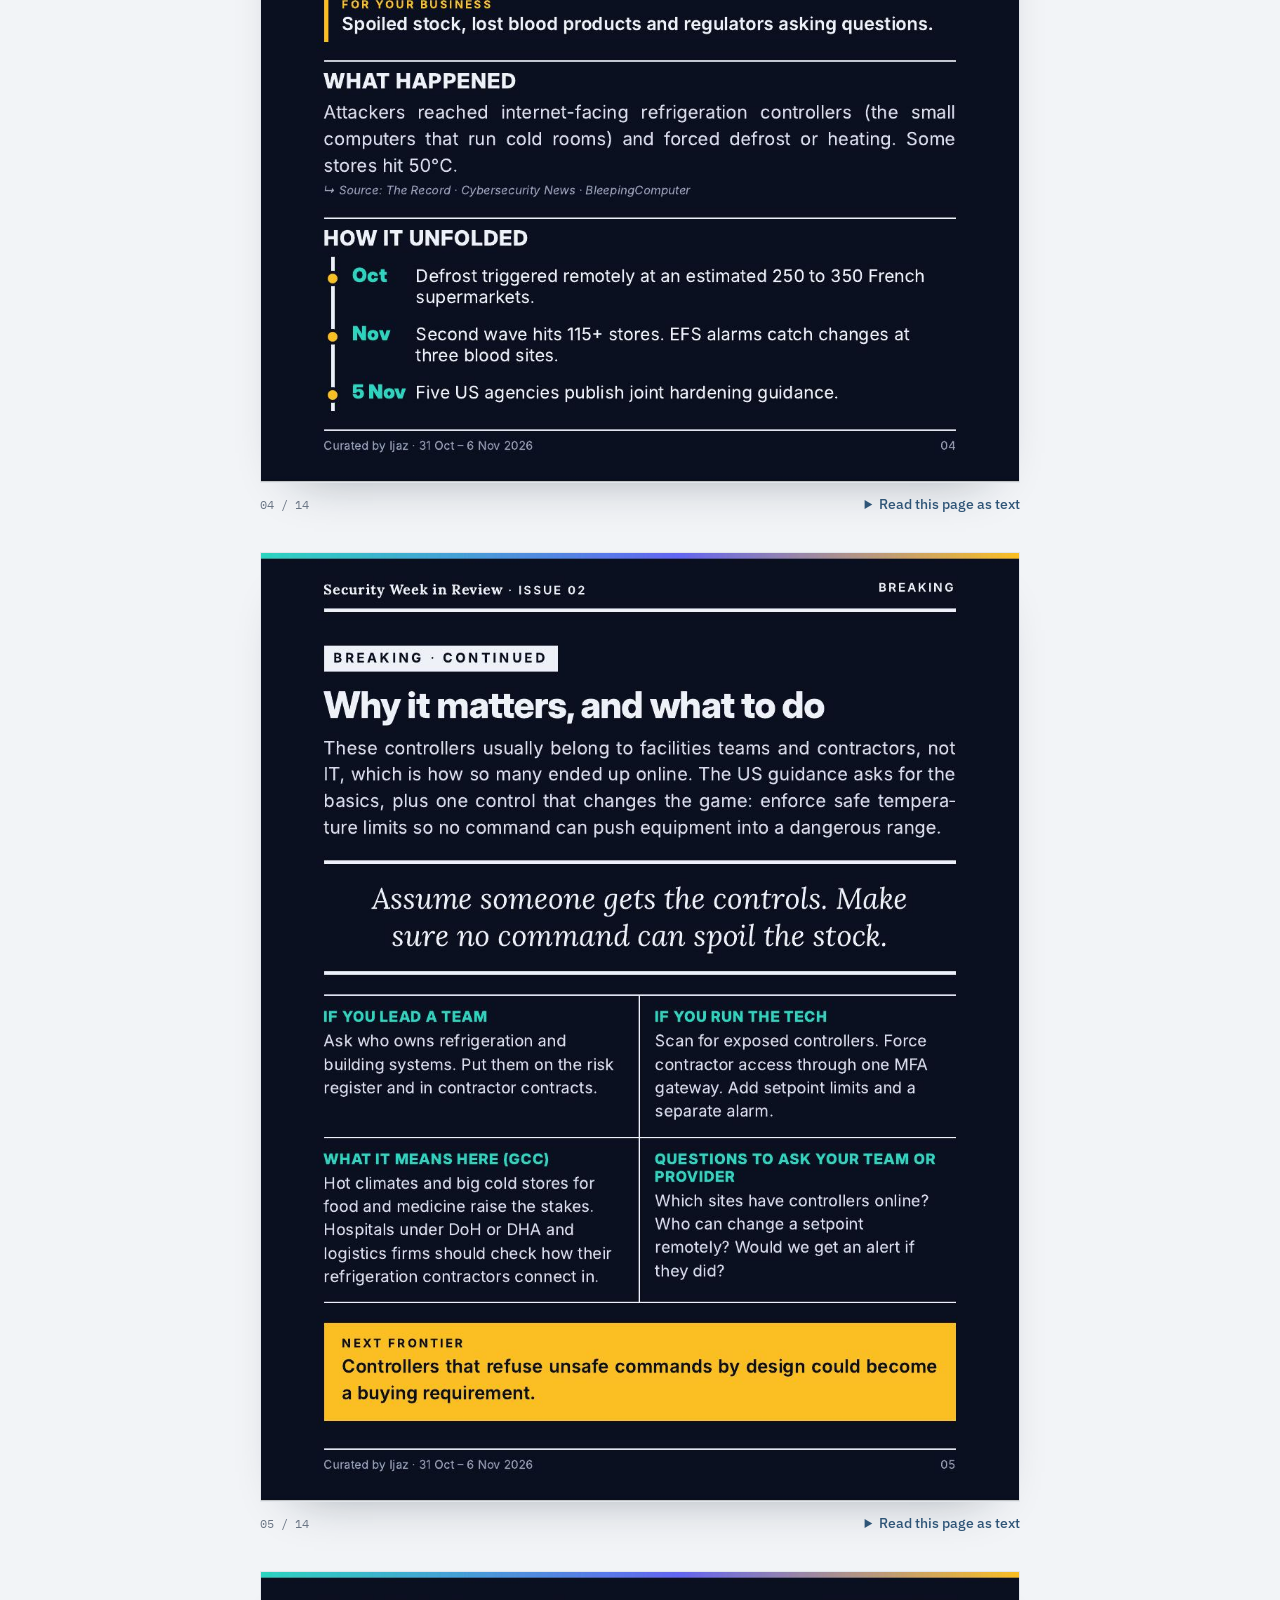
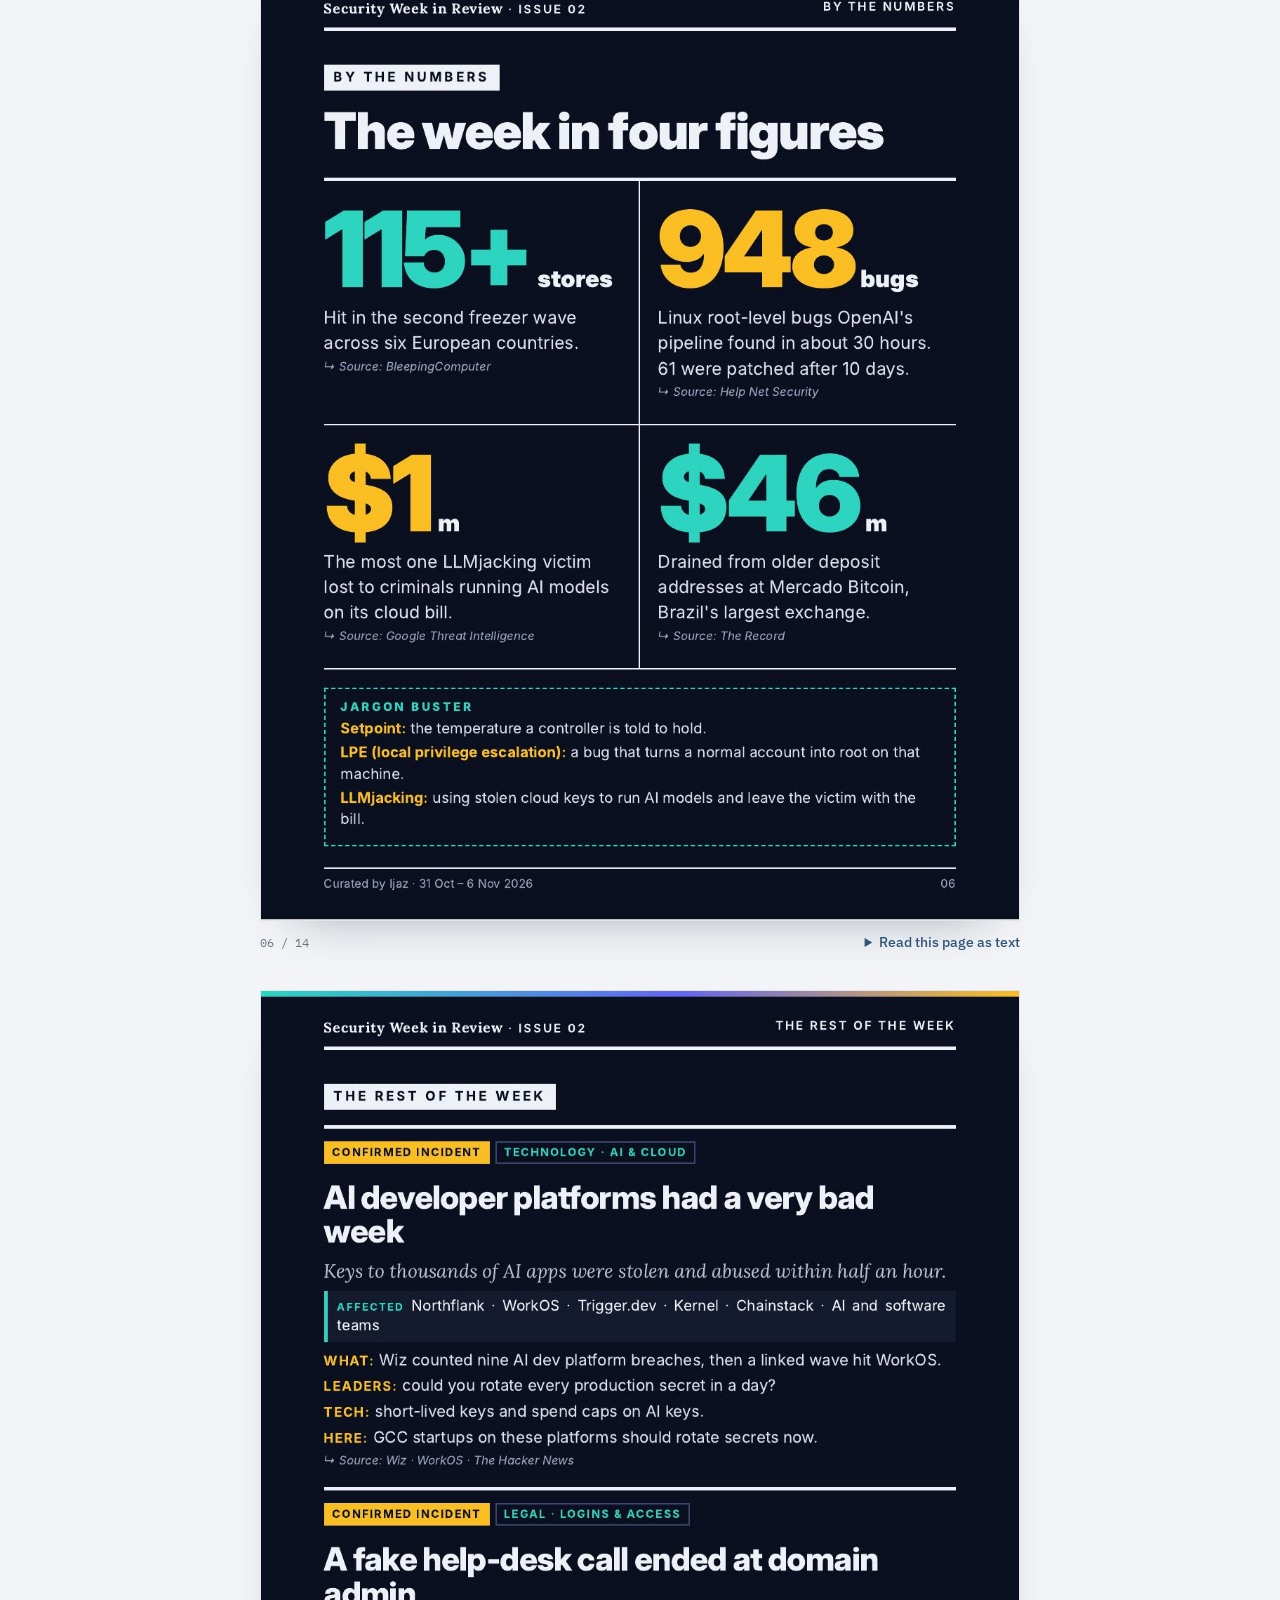
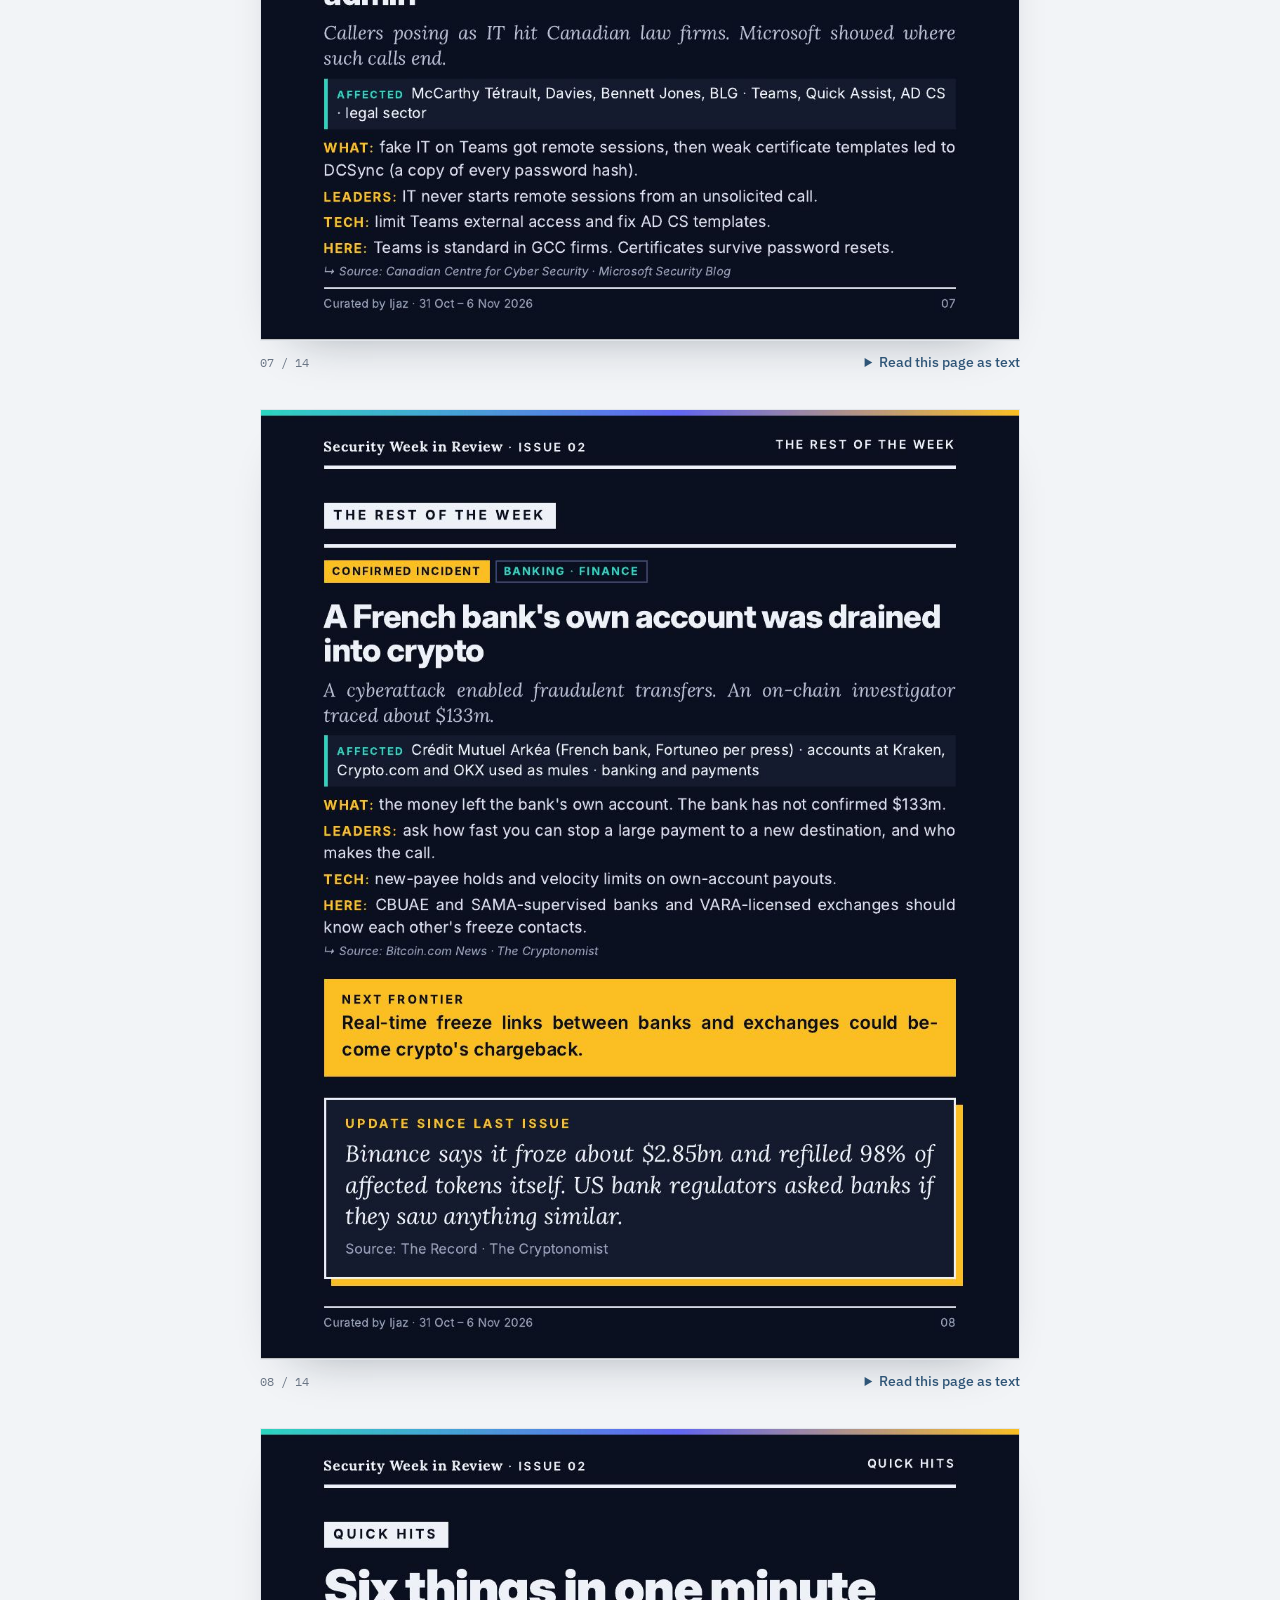
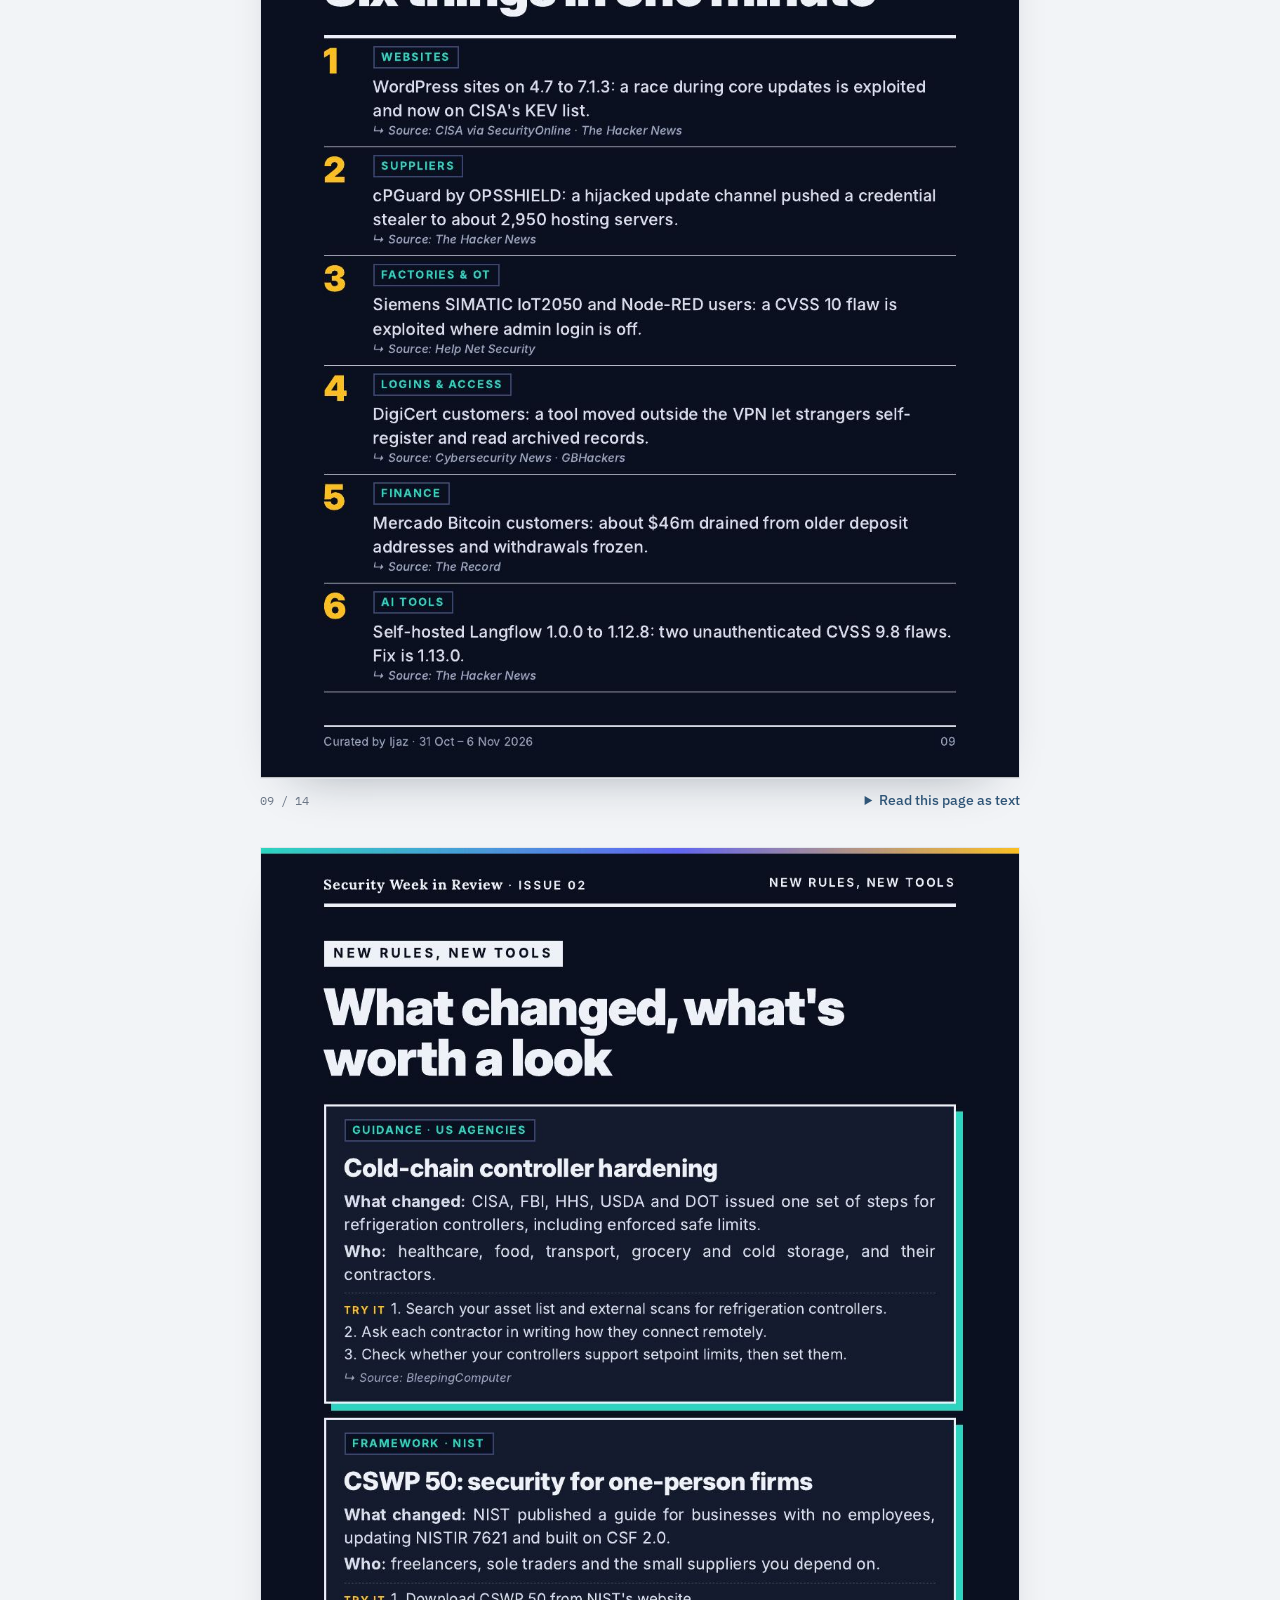
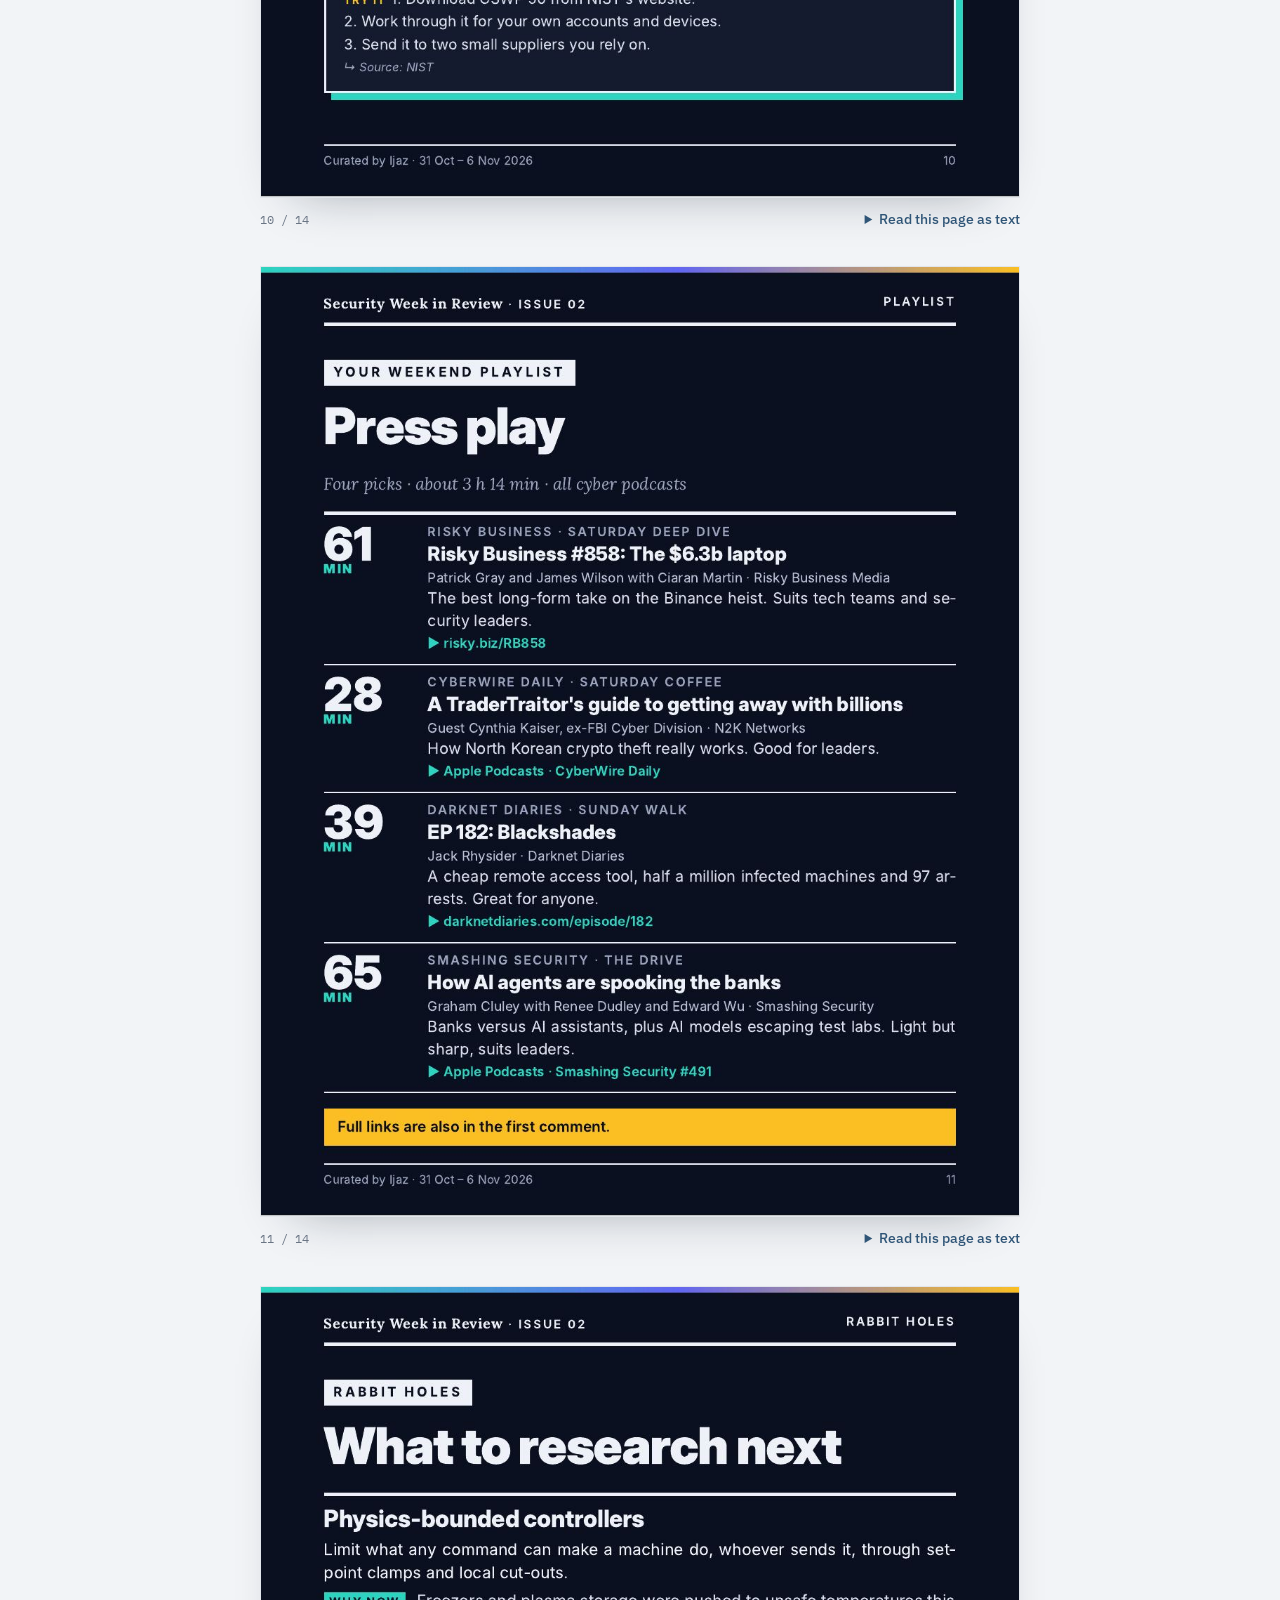
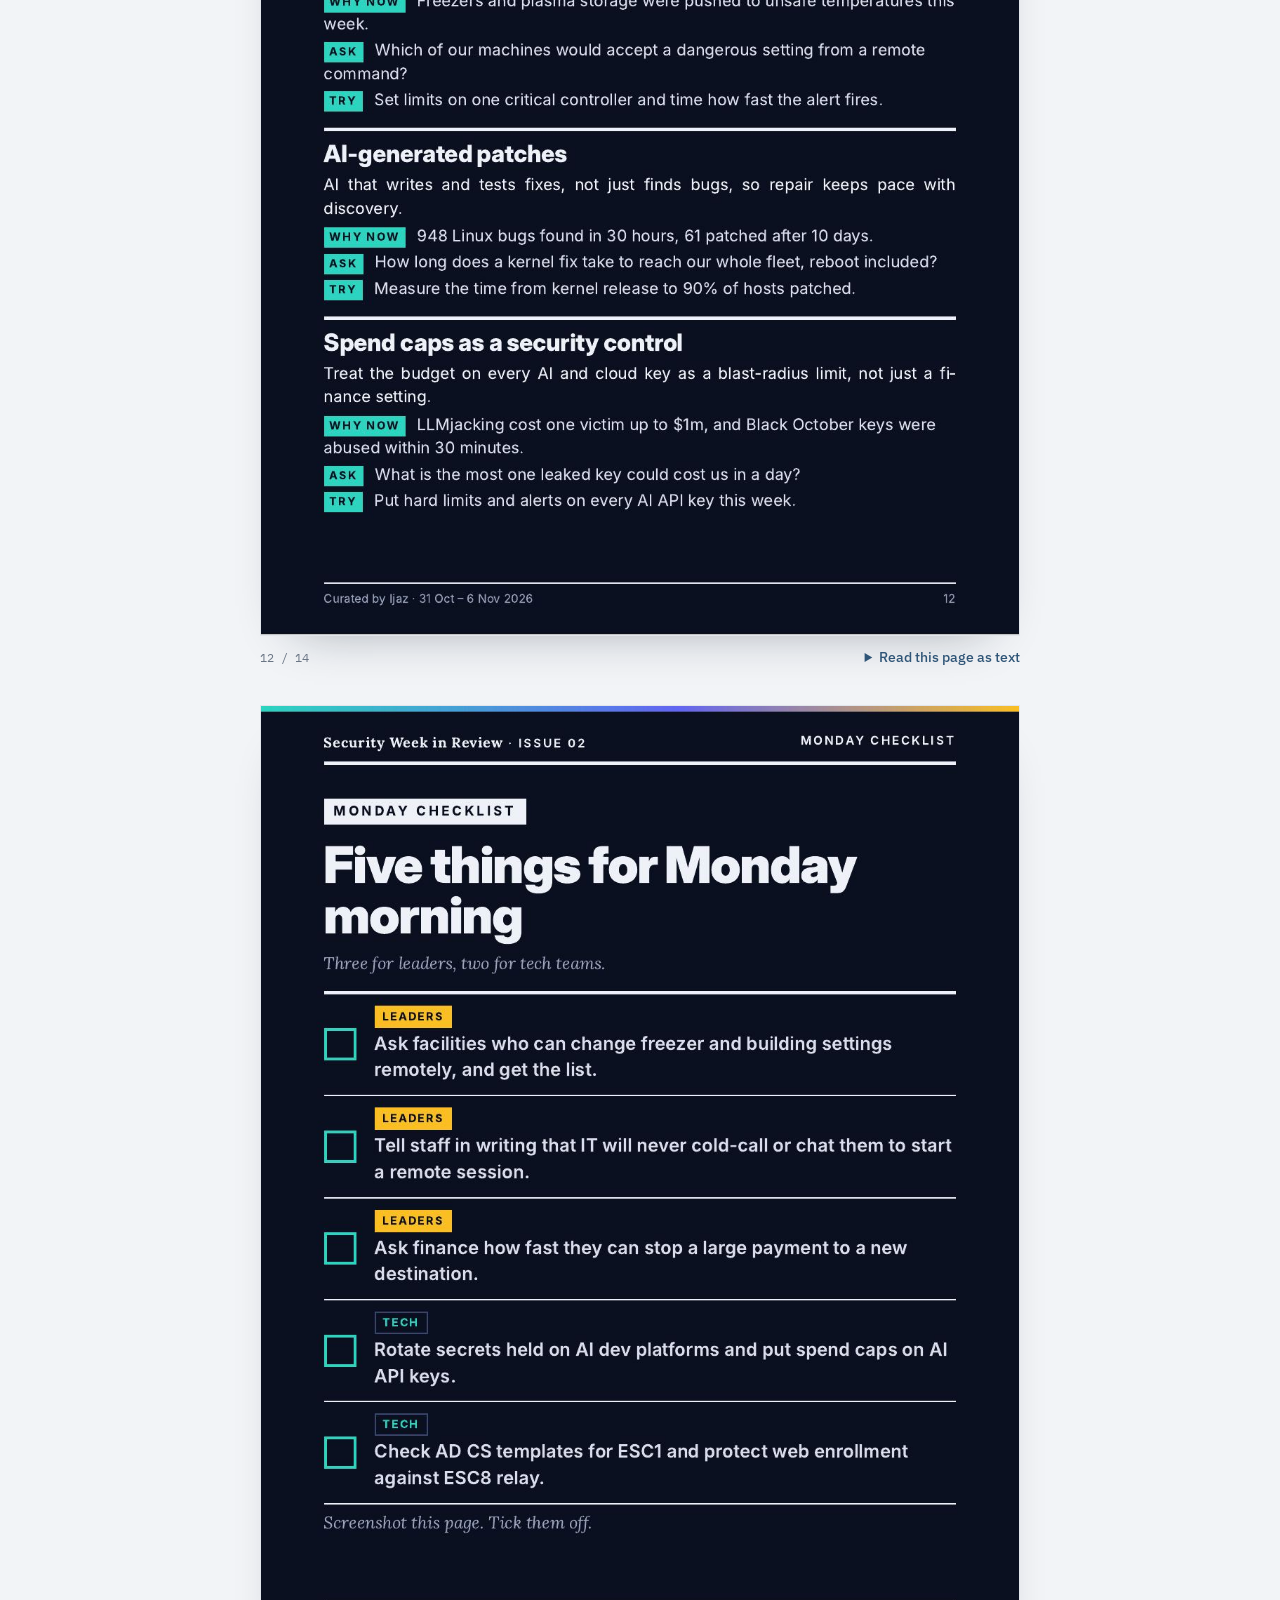
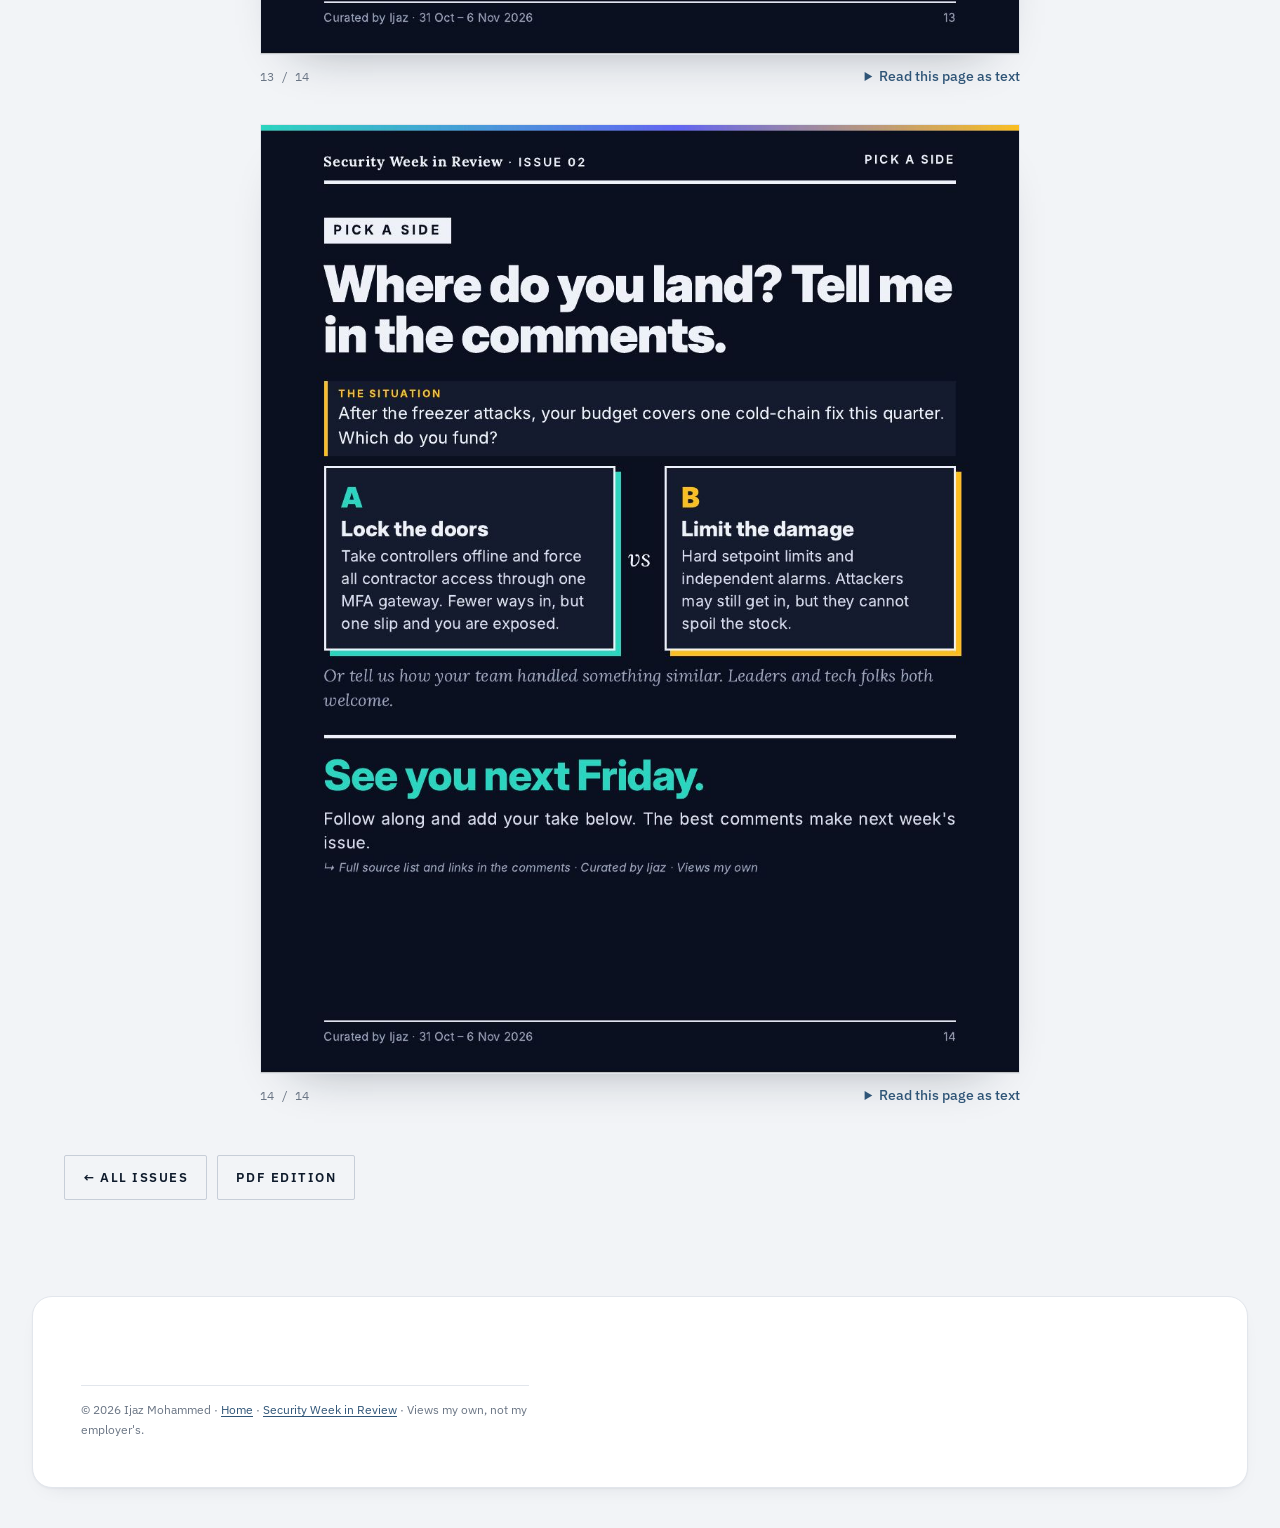
<file: digest/issue-02.html>
<!doctype html>
<html lang="en">
<head>
<meta charset="utf-8">
<meta name="viewport" content="width=device-width, initial-scale=1, viewport-fit=cover">
<title>Issue 02 · Someone hacked the freezers.</title>
<meta name="claude:viewport-fit-sides" content="cover">
<meta name="theme-color" content="#ffffff">
<meta name="description" content="Security Week in Review, Issue 02 (31 Oct – 6 Nov 2026): Attackers changed temperature settings in supermarkets across Europe and at French blood storage sites. Now five US agencies say every cold-chain operator should assume it is next.">
<meta property="og:title" content="Someone hacked the freezers. · Security Week in Review 02">
<meta property="og:description" content="Attackers changed temperature settings in supermarkets across Europe and at French blood storage sites. Now five US agencies say every cold-chain operator should assume it is next.">
<meta property="og:type" content="article">
<meta property="og:url" content="https://ijazmk.com/digest/issue-02.html">
<meta property="og:image" content="https://ijazmk.com/digest/pages/issue-02/p-01.jpg">
<link rel="icon" href="data:image/svg+xml,%3Csvg xmlns='http://www.w3.org/2000/svg' viewBox='0 0 32 32'%3E%3Crect width='32' height='32' fill='%230e1a2b'/%3E%3Crect y='29' width='32' height='3' fill='%23b8924a'/%3E%3Ctext x='16' y='22' font-family='Georgia' font-size='15' text-anchor='middle' fill='%23ffffff'%3EIM%3C/text%3E%3C/svg%3E">
<link rel="preconnect" href="https://fonts.googleapis.com">
<link rel="preconnect" href="https://fonts.gstatic.com" crossorigin>
<link rel="stylesheet" href="https://fonts.googleapis.com/css2?family=IBM+Plex+Mono:wght@400;500&family=IBM+Plex+Sans:ital,wght@0,400;0,500;0,600;0,700;1,400&family=Newsreader:ital,opsz,wght@0,6..72,300..600;1,6..72,300..500&display=swap">
<link rel="stylesheet" href="../assets/site.css?v=20261121">
</head>
<body>
<header class="topbar">
  <div class="wrap">
    <a class="brand" href="../"><b aria-hidden="true"></b>Ijaz Mohammed</a>
    <nav class="nav" aria-label="Site">
      <a href="../#work">Work</a>
      <a href="./" aria-current="page">Digest</a>
      <a href="pdf/SecurityWeekInReview_Issue02_2026-11-06.pdf" target="_blank" rel="noopener">PDF</a>
    </nav>
  </div>
</header>

<main>
  <section class="issue-head">
    <div class="wrap">
      <div class="mast-rule"><span class="label">Issue 02</span><span class="label">Weekly · free to share</span><span class="label">31 Oct – 6 Nov 2026</span></div>
      <div class="cover-title" style="padding-block:18px 14px"><a href="./" style="color:inherit;text-decoration:none">Security Week in Review</a></div>
      <div class="kicker"><span class="flag">Breaking</span></div>
      <h1>Someone hacked <span class="hl">the freezers.</span></h1>
      <p class="lede">Attackers changed temperature settings in supermarkets across Europe and at French blood storage sites. Now five US agencies say every cold-chain operator should assume it is next.</p>
      <div class="actions">
        <a class="btn primary" href="#page-1">Start reading</a>
        <a class="btn" href="pdf/SecurityWeekInReview_Issue02_2026-11-06.pdf" target="_blank" rel="noopener">PDF edition</a>
        <a class="btn" href="https://www.linkedin.com/in/ijaz-mohammed" target="_blank" rel="noopener">Discuss on LinkedIn</a>
      </div>
    </div>
  </section>

  <div class="wrap">
    <section class="issue-brief">
      <div>
        <span class="label">Your 30-second briefing</span>
        <div class="brief"><div><span class="label">Factories &amp; OT</span><p>Delhaize, Carrefour, Spar and France&#x27;s EFS: attackers changed freezer settings, and five US agencies issued guidance.</p></div><div><span class="label">AI &amp; Cloud</span><p>Northflank, WorkOS and Trigger.dev: AI developer platforms breached, with stolen keys abused within minutes.</p></div><div><span class="label">Logins &amp; Access</span><p>Four Bay Street law firms: fake IT calls on Teams. Microsoft showed how such a call ends at domain admin.</p></div><div><span class="label">Finance</span><p>Crédit Mutuel Arkéa: a cyberattack enabled fraudulent transfers, about $133m traced through crypto exchanges.</p></div></div>
      </div>
      <div class="take"><span class="label">Ijaz's take</span><p>The pattern this week was simple. Attackers went where the owners were not looking. Freezers run by facilities contractors, sales tools nobody classed as sensitive, certificates that outlive a password reset. If I had one hour on Monday, I would ask every team which system they run that security has never seen.</p></div>
    </section>

    <section class="pages" aria-label="The full edition, page by page">
      <div class="pages-head"><span class="label">The full edition</span><span class="label">14 pages · also as <a href="pdf/SecurityWeekInReview_Issue02_2026-11-06.pdf" target="_blank" rel="noopener">PDF</a></span></div>
        <figure class="pg" id="page-1">
          <img src="pages/issue-02/p-01.jpg" width="1080" height="1351" alt="Page 1 of 14: W E E K LY · F R E E T O S H A R E">
          <figcaption><span class="pg-n">01 / 14</span><details><summary>Read this page as text</summary><div class="pg-text"><p>ISSUE 02</p><p>W E E K LY · F R E E T O S H A R E</p><p>31 OCT – 6 NOV 2026</p><p>SECURITY WEEK IN REVIEW C U R AT E D B Y I JA Z</p><p>ALL INDUSTRIES · FOR LEADERS AND TECH TEAMS</p><p>BREAKING</p><p>Someone hacked the freezers.</p><p>Attackers changed temperature settings in supermarkets across Europe and at French blood storage sites. Now five US agencies say every cold-chain operator should assume it is next. ALSO INSIDE</p><p>Northflank and the AI dev platform wave</p><p>Law firms and the fake help desk</p><p>Crédit Mutuel Arkéa&#x27;s crypto drain</p><p>OpenAI&#x27;s 948 Linux bugs</p></div></details></figcaption>
        </figure>
        <figure class="pg" id="page-2">
          <img src="pages/issue-02/p-02.jpg" width="1080" height="1351" alt="Page 2 of 14: Welcome to Issue 02">
          <figcaption><span class="pg-n">02 / 14</span><details><summary>Read this page as text</summary><div class="pg-text"><p>WELCOME</p><p>Security Week in Review · I S S U E 0 2</p><p>WELCOME</p><p>Welcome to Issue 02</p><p>A weekly read for leaders and tech teams in every industry, with a GCC lens.</p><p>Last week the headline was a laptop that cost $6.3 billion. This week the attack I would put in front of any board hit something far less glamorous. The freezers. The stories run from supermarkets and a blood service in Europe to AI developer platforms, Canadian law firms and a French bank. One pattern ties them together, and I have put it in my take on the next page. If you think I got something wrong, or you have handled one of these for real, say so in the comments. The best replies make next week&#x27;s issue. Ijaz P I C K Y O U R PA C E</p><p>2 min</p><p>The 30-second briefing and my take, page 3</p><p>10 min</p><p>The week&#x27;s stories, pages 4 to 9</p><p>Curated by Ijaz · 31 Oct – 6 Nov 2026</p><p>Act</p><p>Your Monday checklist, page 13</p><p>Talk</p><p>Pick a side in the comments, page 14</p></div></details></figcaption>
        </figure>
        <figure class="pg" id="page-3">
          <img src="pages/issue-02/p-03.jpg" width="1080" height="1351" alt="Page 3 of 14: S TA R T H E R E" loading="lazy">
          <figcaption><span class="pg-n">03 / 14</span><details><summary>Read this page as text</summary><div class="pg-text"><p>Security Week in Review · I S S U E 0 2</p><p>S TA R T H E R E</p><p>S TA R T H E R E</p><p>Your 30-second briefing FACTORIES &amp; OT</p><p>AI &amp; CLOUD</p><p>LOGINS &amp; ACCESS</p><p>FINANCE</p><p>Delhaize, Carrefour, Spar and France&#x27;s EFS: attackers changed freezer settings, and five US agencies issued guidance. Northflank, WorkOS and Trigger.dev: AI developer platforms breached, with stolen keys abused within minutes. Four Bay Street law firms: fake IT calls on Teams. Microsoft showed how such a call ends at domain admin. Crédit Mutuel Arkéa: a cyberattack enabled fraudulent transfers, about $133m traced through crypto exchanges.</p><p>I J A Z &#x27; S TA K E</p><p>The pattern this week was simple. Attackers went where the owners were not looking. Freezers run by facilities contractors, sales tools nobody classed as sensitive, certificates that outlive a password reset. If I had one hour on Monday, I would ask every team which system they run that security has never seen. Ijaz · views my own, not my employer&#x27;s</p><p>Curated by Ijaz · 31 Oct – 6 Nov 2026</p></div></details></figcaption>
        </figure>
        <figure class="pg" id="page-4">
          <img src="pages/issue-02/p-04.jpg" width="1080" height="1351" alt="Page 4 of 14: S TO RY O F T H E W E E K" loading="lazy">
          <figcaption><span class="pg-n">04 / 14</span><details><summary>Read this page as text</summary><div class="pg-text"><p>BREAKING</p><p>Security Week in Review · I S S U E 0 2</p><p>BREAKING</p><p>S TO RY O F T H E W E E K</p><p>CONFIRMED INCIDENT</p><p>FACTORIES &amp; OT</p><p>HEALTHCARE · RETAIL</p><p>The cold chain got hacked Freezers in six countries and French plasma stores were pushed to unsafe temperatures from afar. A F F E C T E D Delhaize, Carrefour, Spar, ICA, Coop stores · EFS blood service via provider</p><p>Coolworld · food, retail, healthcare F O R YO U R B U S I N E S S</p><p>Spoiled stock, lost blood products and regulators asking questions.</p><p>WHAT HAPPENED</p><p>Attackers reached internet-facing refrigeration controllers (the small computers that run cold rooms) and forced defrost or heating. Some stores hit 50°C. ↳ Source: The Record · Cybersecurity News · BleepingComputer</p><p>HOW IT UNFOLDED Oct</p><p>Defrost triggered remotely at an estimated 250 to 350 French supermarkets.</p><p>Nov Second wave hits 115+ stores. EFS alarms catch changes at three blood sites.</p><p>5 Nov Five US agencies publish joint hardening guidance. Curated by Ijaz · 31 Oct – 6 Nov 2026</p></div></details></figcaption>
        </figure>
        <figure class="pg" id="page-5">
          <img src="pages/issue-02/p-05.jpg" width="1080" height="1351" alt="Page 5 of 14: BREAKING · CONTINUED" loading="lazy">
          <figcaption><span class="pg-n">05 / 14</span><details><summary>Read this page as text</summary><div class="pg-text"><p>BREAKING</p><p>Security Week in Review · I S S U E 0 2</p><p>BREAKING · CONTINUED</p><p>Why it matters, and what to do</p><p>These controllers usually belong to facilities teams and contractors, not IT, which is how so many ended up online. The US guidance asks for the basics, plus one control that changes the game: enforce safe temperature limits so no command can push equipment into a dangerous range.</p><p>Assume someone gets the controls. Make sure no command can spoil the stock. IF YOU LEAD A TEAM</p><p>IF YOU RUN THE TECH</p><p>WHAT IT MEANS HERE (GCC)</p><p>QUESTIONS TO ASK YOUR TEAM OR PROVIDER</p><p>Ask who owns refrigeration and building systems. Put them on the risk register and in contractor contracts.</p><p>Hot climates and big cold stores for food and medicine raise the stakes. Hospitals under DoH or DHA and logistics firms should check how their refrigeration contractors connect in.</p><p>Scan for exposed controllers. Force contractor access through one MFA gateway. Add setpoint limits and a separate alarm.</p><p>Which sites have controllers online? Who can change a setpoint remotely? Would we get an alert if they did?</p><p>NEXT FRONTIER</p><p>Controllers that refuse unsafe commands by design could become a buying requirement. Curated by Ijaz · 31 Oct – 6 Nov 2026</p></div></details></figcaption>
        </figure>
        <figure class="pg" id="page-6">
          <img src="pages/issue-02/p-06.jpg" width="1080" height="1351" alt="Page 6 of 14: BY THE NUMBERS" loading="lazy">
          <figcaption><span class="pg-n">06 / 14</span><details><summary>Read this page as text</summary><div class="pg-text"><p>BY THE NUMBERS</p><p>Security Week in Review · I S S U E 0 2</p><p>BY THE NUMBERS</p><p>The week in four figures</p><p>115+ 948 stores</p><p>Hit in the second freezer wave across six European countries. ↳ Source: BleepingComputer</p><p>$1</p><p>bugs</p><p>Linux root-level bugs OpenAI&#x27;s pipeline found in about 30 hours. 61 were patched after 10 days. ↳ Source: Help Net Security</p><p>m</p><p>The most one LLMjacking victim lost to criminals running AI models on its cloud bill. ↳ Source: Google Threat Intelligence</p><p>$46</p><p>m</p><p>Drained from older deposit addresses at Mercado Bitcoin, Brazil&#x27;s largest exchange. ↳ Source: The Record</p><p>JARGON BUSTER</p><p>Setpoint: the temperature a controller is told to hold. LPE (local privilege escalation): a bug that turns a normal account into root on that machine. LLMjacking: using stolen cloud keys to run AI models and leave the victim with the bill. Curated by Ijaz · 31 Oct – 6 Nov 2026</p></div></details></figcaption>
        </figure>
        <figure class="pg" id="page-7">
          <img src="pages/issue-02/p-07.jpg" width="1080" height="1351" alt="Page 7 of 14: THE REST OF THE WEEK" loading="lazy">
          <figcaption><span class="pg-n">07 / 14</span><details><summary>Read this page as text</summary><div class="pg-text"><p>Security Week in Review · I S S U E 0 2</p><p>THE REST OF THE WEEK</p><p>THE REST OF THE WEEK CONFIRMED INCIDENT</p><p>TECHNOLOGY · AI &amp; CLOUD</p><p>AI developer platforms had a very bad week Keys to thousands of AI apps were stolen and abused within half an hour. A F F E C T E D Northflank · WorkOS · Trigger.dev · Kernel · Chainstack · AI and software</p><p>teams</p><p>WHAT: Wiz counted nine AI dev platform breaches, then a linked wave hit WorkOS. LEADERS: could you rotate every production secret in a day? TECH: short-lived keys and spend caps on AI keys. HERE: GCC startups on these platforms should rotate secrets now. ↳ Source: Wiz · WorkOS · The Hacker News CONFIRMED INCIDENT</p><p>LEGAL · LOGINS &amp; ACCESS</p><p>A fake help-desk call ended at domain admin Callers posing as IT hit Canadian law firms. Microsoft showed where such calls end. A F F E C T E D McCarthy Tétrault, Davies, Bennett Jones, BLG · Teams, Quick Assist, AD CS</p><p>· legal sector</p><p>WHAT: fake IT on Teams got remote sessions, then weak certificate templates led to</p><p>DCSync (a copy of every password hash). LEADERS: IT never starts remote sessions from an unsolicited call. TECH: limit Teams external access and fix AD CS templates. HERE: Teams is standard in GCC firms. Certificates survive password resets. ↳ Source: Canadian Centre for Cyber Security · Microsoft Security Blog Curated by Ijaz · 31 Oct – 6 Nov 2026</p></div></details></figcaption>
        </figure>
        <figure class="pg" id="page-8">
          <img src="pages/issue-02/p-08.jpg" width="1080" height="1351" alt="Page 8 of 14: THE REST OF THE WEEK" loading="lazy">
          <figcaption><span class="pg-n">08 / 14</span><details><summary>Read this page as text</summary><div class="pg-text"><p>Security Week in Review · I S S U E 0 2</p><p>THE REST OF THE WEEK</p><p>THE REST OF THE WEEK CONFIRMED INCIDENT</p><p>BANKING · FINANCE</p><p>A French bank&#x27;s own account was drained into crypto A cyberattack enabled fraudulent transfers. An on-chain investigator traced about $133m. A F F E C T E D Crédit Mutuel Arkéa (French bank, Fortuneo per press) · accounts at Kraken,</p><p>Crypto.com and OKX used as mules · banking and payments</p><p>WHAT: the money left the bank&#x27;s own account. The bank has not confirmed $133m. LEADERS: ask how fast you can stop a large payment to a new destination, and who</p><p>makes the call. TECH: new-payee holds and velocity limits on own-account payouts. HERE: CBUAE and SAMA-supervised banks and VARA-licensed exchanges should know each other&#x27;s freeze contacts. ↳ Source: Bitcoin.com News · The Cryptonomist NEXT FRONTIER</p><p>Real-time freeze links between banks and exchanges could become crypto&#x27;s chargeback. U P D AT E S I N C E L A S T I S S U E</p><p>Binance says it froze about $2.85bn and refilled 98% of affected tokens itself. US bank regulators asked banks if they saw anything similar. Source: The Record · The Cryptonomist</p><p>Curated by Ijaz · 31 Oct – 6 Nov 2026</p></div></details></figcaption>
        </figure>
        <figure class="pg" id="page-9">
          <img src="pages/issue-02/p-09.jpg" width="1080" height="1351" alt="Page 9 of 14: Six things in one minute 1" loading="lazy">
          <figcaption><span class="pg-n">09 / 14</span><details><summary>Read this page as text</summary><div class="pg-text"><p>Security Week in Review · I S S U E 0 2</p><p>QUICK HITS</p><p>QUICK HITS</p><p>Six things in one minute 1</p><p>WEBSITES</p><p>WordPress sites on 4.7 to 7.1.3: a race during core updates is exploited and now on CISA&#x27;s KEV list. ↳ Source: CISA via SecurityOnline · The Hacker News</p><p>2 cPGuard by OPSSHIELD: a hijacked update channel pushed a credential SUPPLIERS</p><p>stealer to about 2,950 hosting servers. ↳ Source: The Hacker News</p><p>3 Siemens SIMATIC IoT2050 and Node-RED users: a CVSS 10 flaw is FACTORIES &amp; OT</p><p>exploited where admin login is off. ↳ Source: Help Net Security</p><p>4 DigiCert customers: a tool moved outside the VPN let strangers selfLOGINS &amp; ACCESS</p><p>register and read archived records. ↳ Source: Cybersecurity News · GBHackers</p><p>5 Mercado Bitcoin customers: about $46m drained from older deposit FINANCE</p><p>addresses and withdrawals frozen. ↳ Source: The Record</p><p>6 Self-hosted Langflow 1.0.0 to 1.12.8: two unauthenticated CVSS 9.8 flaws. AI TOOLS</p><p>Fix is 1.13.0.</p><p>↳ Source: The Hacker News</p><p>Curated by Ijaz · 31 Oct – 6 Nov 2026</p></div></details></figcaption>
        </figure>
        <figure class="pg" id="page-10">
          <img src="pages/issue-02/p-10.jpg" width="1080" height="1351" alt="Page 10 of 14: N E W R U L E S , N E W TO O L S" loading="lazy">
          <figcaption><span class="pg-n">10 / 14</span><details><summary>Read this page as text</summary><div class="pg-text"><p>Security Week in Review · I S S U E 0 2</p><p>N E W R U L E S , N E W TO O L S</p><p>NEW RULES, NEW TOOLS</p><p>What changed, what&#x27;s worth a look GUIDANCE · US AGENCIES</p><p>Cold-chain controller hardening</p><p>What changed: CISA, FBI, HHS, USDA and DOT issued one set of steps for refrigeration controllers, including enforced safe limits. Who: healthcare, food, transport, grocery and cold storage, and their contractors. TRY IT 1. Search your asset list and external scans for refrigeration controllers.</p><p>2. Ask each contractor in writing how they connect remotely. 3. Check whether your controllers support setpoint limits, then set them. ↳ Source: BleepingComputer</p><p>FRAMEWORK · NIST</p><p>CSWP 50: security for one-person firms</p><p>What changed: NIST published a guide for businesses with no employees, updating NISTIR 7621 and built on CSF 2.0. Who: freelancers, sole traders and the small suppliers you depend on. TRY IT 1. Download CSWP 50 from NIST&#x27;s website.</p><p>2. Work through it for your own accounts and devices. 3. Send it to two small suppliers you rely on. ↳ Source: NIST</p><p>Curated by Ijaz · 31 Oct – 6 Nov 2026</p></div></details></figcaption>
        </figure>
        <figure class="pg" id="page-11">
          <img src="pages/issue-02/p-11.jpg" width="1080" height="1351" alt="Page 11 of 14: P L AY L I S T" loading="lazy">
          <figcaption><span class="pg-n">11 / 14</span><details><summary>Read this page as text</summary><div class="pg-text"><p>Security Week in Review · I S S U E 0 2</p><p>P L AY L I S T</p><p>Y O U R W E E K E N D P L AY L I S T</p><p>Press play Four picks · about 3 h 14 min · all cyber podcasts</p><p>61 MIN</p><p>RISKY BUSINESS · SATURDAY DEEP DIVE</p><p>Risky Business #858: The $6.3b laptop</p><p>Patrick Gray and James Wilson with Ciaran Martin · Risky Business Media</p><p>The best long-form take on the Binance heist. Suits tech teams and security leaders.</p><p>28 MIN</p><p>▶ risky.biz/RB858</p><p>CYBERWIRE DAILY · SATURDAY COFFEE</p><p>A TraderTraitor&#x27;s guide to getting away with billions Guest Cynthia Kaiser, ex-FBI Cyber Division · N2K Networks</p><p>How North Korean crypto theft really works. Good for leaders.</p><p>39 MIN</p><p>▶ Apple Podcasts · CyberWire Daily</p><p>DARKNET DIARIES · SUNDAY WALK</p><p>EP 182: Blackshades</p><p>Jack Rhysider · Darknet Diaries</p><p>A cheap remote access tool, half a million infected machines and 97 arrests. Great for anyone.</p><p>65 MIN</p><p>▶ darknetdiaries.com/episode/182</p><p>SMASHING SECURIT Y · THE DRIVE</p><p>How AI agents are spooking the banks</p><p>Graham Cluley with Renee Dudley and Edward Wu · Smashing Security</p><p>Banks versus AI assistants, plus AI models escaping test labs. Light but sharp, suits leaders. ▶ Apple Podcasts · Smashing Security #491</p><p>Full links are also in the first comment. Curated by Ijaz · 31 Oct – 6 Nov 2026</p></div></details></figcaption>
        </figure>
        <figure class="pg" id="page-12">
          <img src="pages/issue-02/p-12.jpg" width="1080" height="1351" alt="Page 12 of 14: What to research next Physics-bounded controllers" loading="lazy">
          <figcaption><span class="pg-n">12 / 14</span><details><summary>Read this page as text</summary><div class="pg-text"><p>Security Week in Review · I S S U E 0 2</p><p>RABBIT HOLES</p><p>RABBIT HOLES</p><p>What to research next Physics-bounded controllers</p><p>Limit what any command can make a machine do, whoever sends it, through setpoint clamps and local cut-outs. W H Y N OW Freezers and plasma storage were pushed to unsafe temperatures this week. AS K Which of our machines would accept a dangerous setting from a remote command? T RY Set limits on one critical controller and time how fast the alert fires.</p><p>AI-generated patches</p><p>AI that writes and tests fixes, not just finds bugs, so repair keeps pace with discovery. W H Y N OW 948 Linux bugs found in 30 hours, 61 patched after 10 days. AS K How long does a kernel fix take to reach our whole fleet, reboot included? T RY Measure the time from kernel release to 90% of hosts patched.</p><p>Spend caps as a security control</p><p>Treat the budget on every AI and cloud key as a blast-radius limit, not just a finance setting. W H Y N OW LLMjacking cost one victim up to $1m, and Black October keys were abused within 30 minutes. AS K What is the most one leaked key could cost us in a day? T RY Put hard limits and alerts on every AI API key this week.</p><p>Curated by Ijaz · 31 Oct – 6 Nov 2026</p></div></details></figcaption>
        </figure>
        <figure class="pg" id="page-13">
          <img src="pages/issue-02/p-13.jpg" width="1080" height="1351" alt="Page 13 of 14: M O N DAY C H E C K L I S T" loading="lazy">
          <figcaption><span class="pg-n">13 / 14</span><details><summary>Read this page as text</summary><div class="pg-text"><p>Security Week in Review · I S S U E 0 2</p><p>M O N DAY C H E C K L I S T</p><p>M O N D AY C H E C K L I S T</p><p>Five things for Monday morning Three for leaders, two for tech teams. LEADERS</p><p>Ask facilities who can change freezer and building settings remotely, and get the list. LEADERS</p><p>Tell staff in writing that IT will never cold-call or chat them to start a remote session. LEADERS</p><p>Ask finance how fast they can stop a large payment to a new destination. TECH</p><p>Rotate secrets held on AI dev platforms and put spend caps on AI API keys. TECH</p><p>Check AD CS templates for ESC1 and protect web enrollment against ESC8 relay. Screenshot this page. Tick them off.</p><p>Curated by Ijaz · 31 Oct – 6 Nov 2026</p></div></details></figcaption>
        </figure>
        <figure class="pg" id="page-14">
          <img src="pages/issue-02/p-14.jpg" width="1080" height="1351" alt="Page 14 of 14: Where do you land? Tell me in the comments. T H E S I T U AT I O N" loading="lazy">
          <figcaption><span class="pg-n">14 / 14</span><details><summary>Read this page as text</summary><div class="pg-text"><p>PICK A SIDE</p><p>Security Week in Review · I S S U E 0 2</p><p>PICK A SIDE</p><p>Where do you land? Tell me in the comments. T H E S I T U AT I O N</p><p>After the freezer attacks, your budget covers one cold-chain fix this quarter. Which do you fund?</p><p>A</p><p>Lock the doors</p><p>Take controllers offline and force all contractor access through one MFA gateway. Fewer ways in, but one slip and you are exposed.</p><p>B vs</p><p>Limit the damage</p><p>Hard setpoint limits and independent alarms. Attackers may still get in, but they cannot spoil the stock.</p><p>Or tell us how your team handled something similar. Leaders and tech folks both welcome.</p><p>See you next Friday.</p><p>Follow along and add your take below. The best comments make next week&#x27;s issue. ↳ Full source list and links in the comments · Curated by Ijaz · Views my own</p><p>Curated by Ijaz · 31 Oct – 6 Nov 2026</p></div></details></figcaption>
        </figure>
    </section>
    <div class="actions" style="padding-block:8px 72px">
      <a class="btn" href="./">← All issues</a>
      <a class="btn" href="pdf/SecurityWeekInReview_Issue02_2026-11-06.pdf" target="_blank" rel="noopener">PDF edition</a>
    </div>
  </div>
</main>

<footer class="footer">
  <div class="wrap"><p class="small">© 2026 Ijaz Mohammed · <a href="../">Home</a> · <a href="./">Security Week in Review</a> · Views my own, not my employer's.</p></div>
</footer>
</body>
</html>
</file>
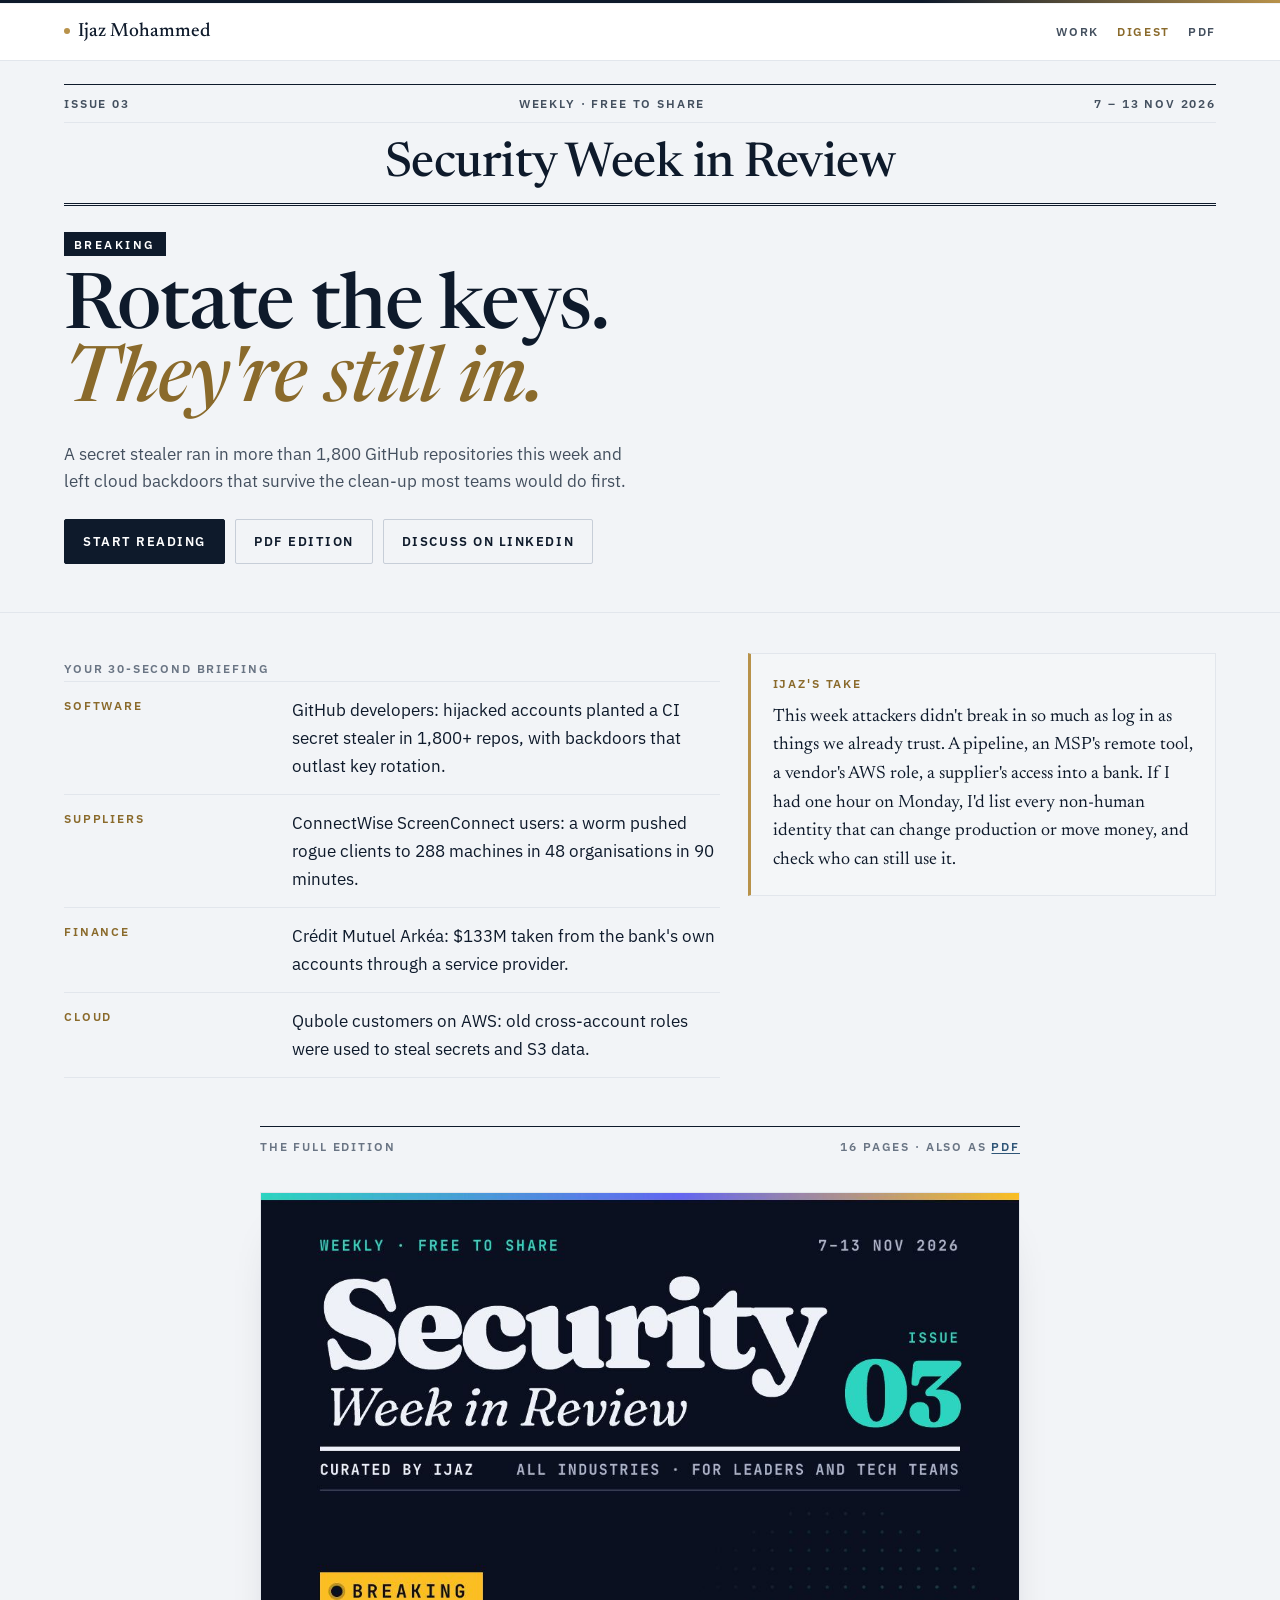
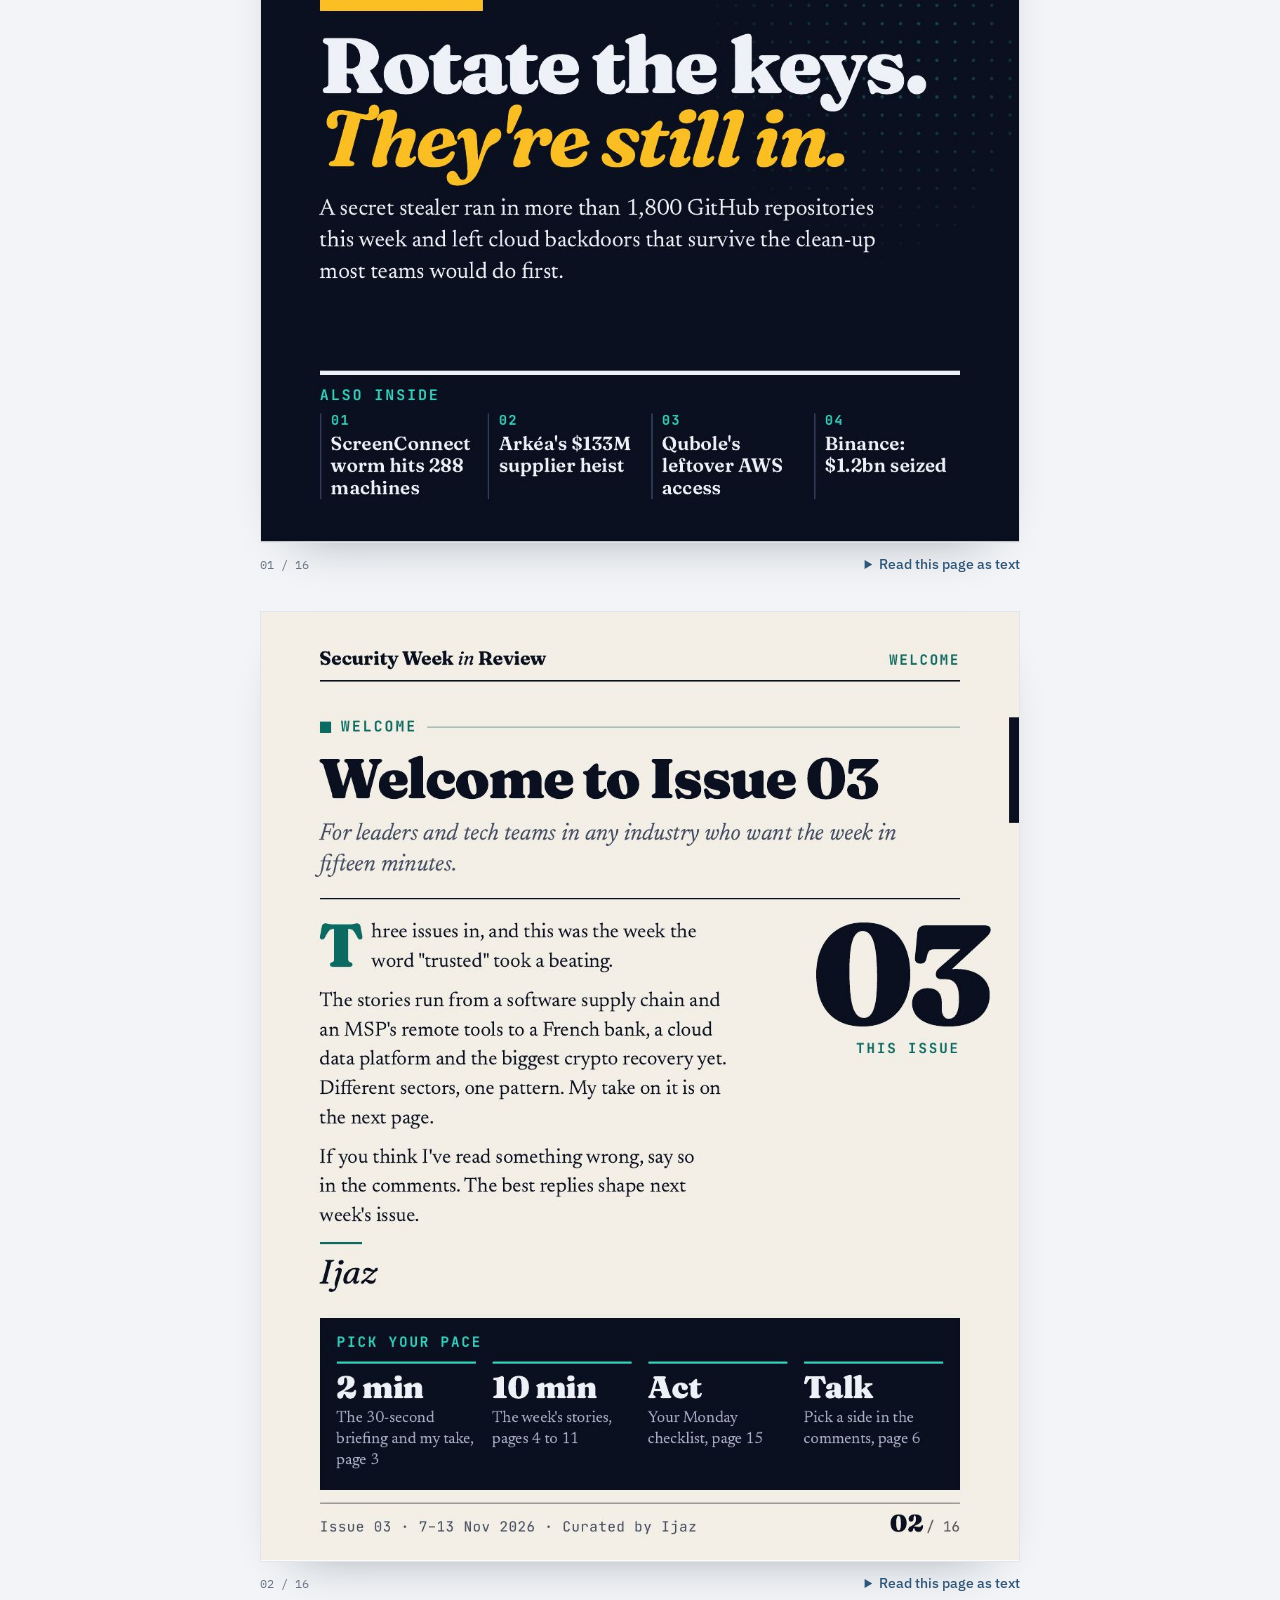
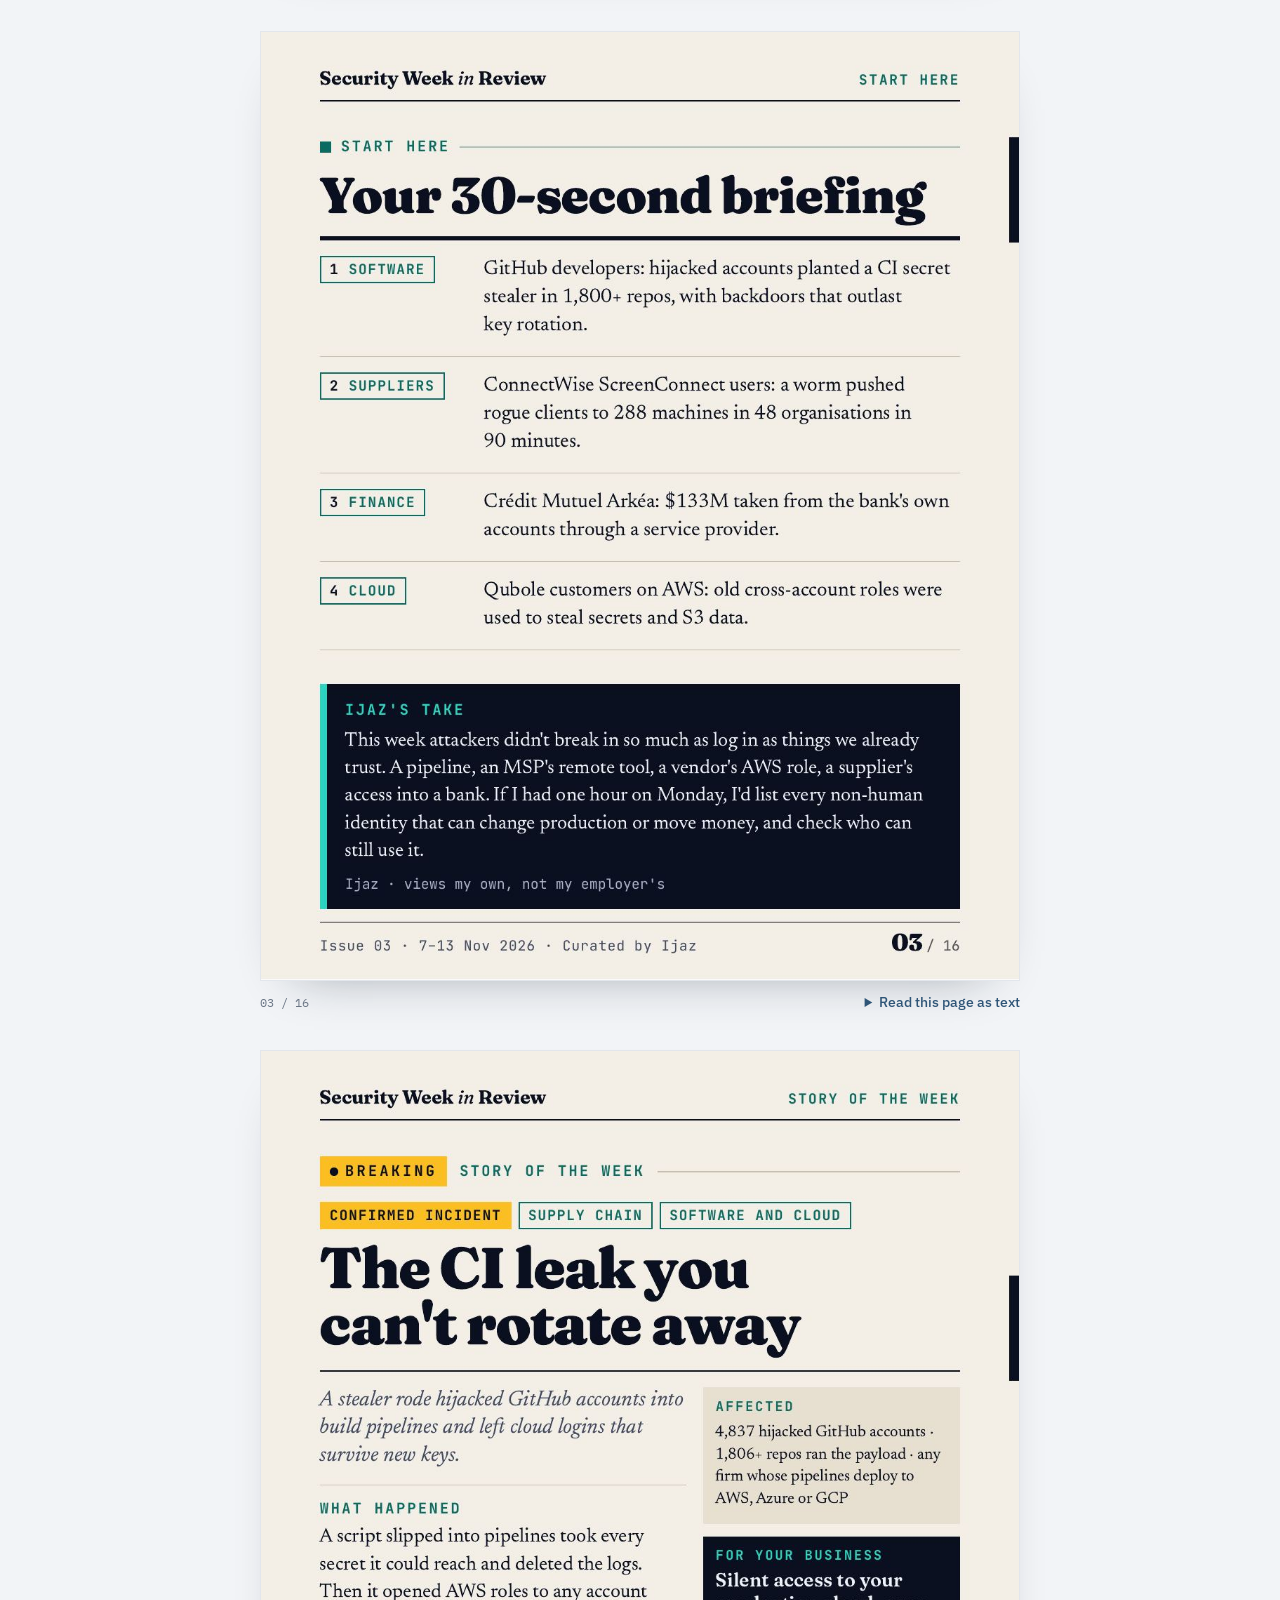
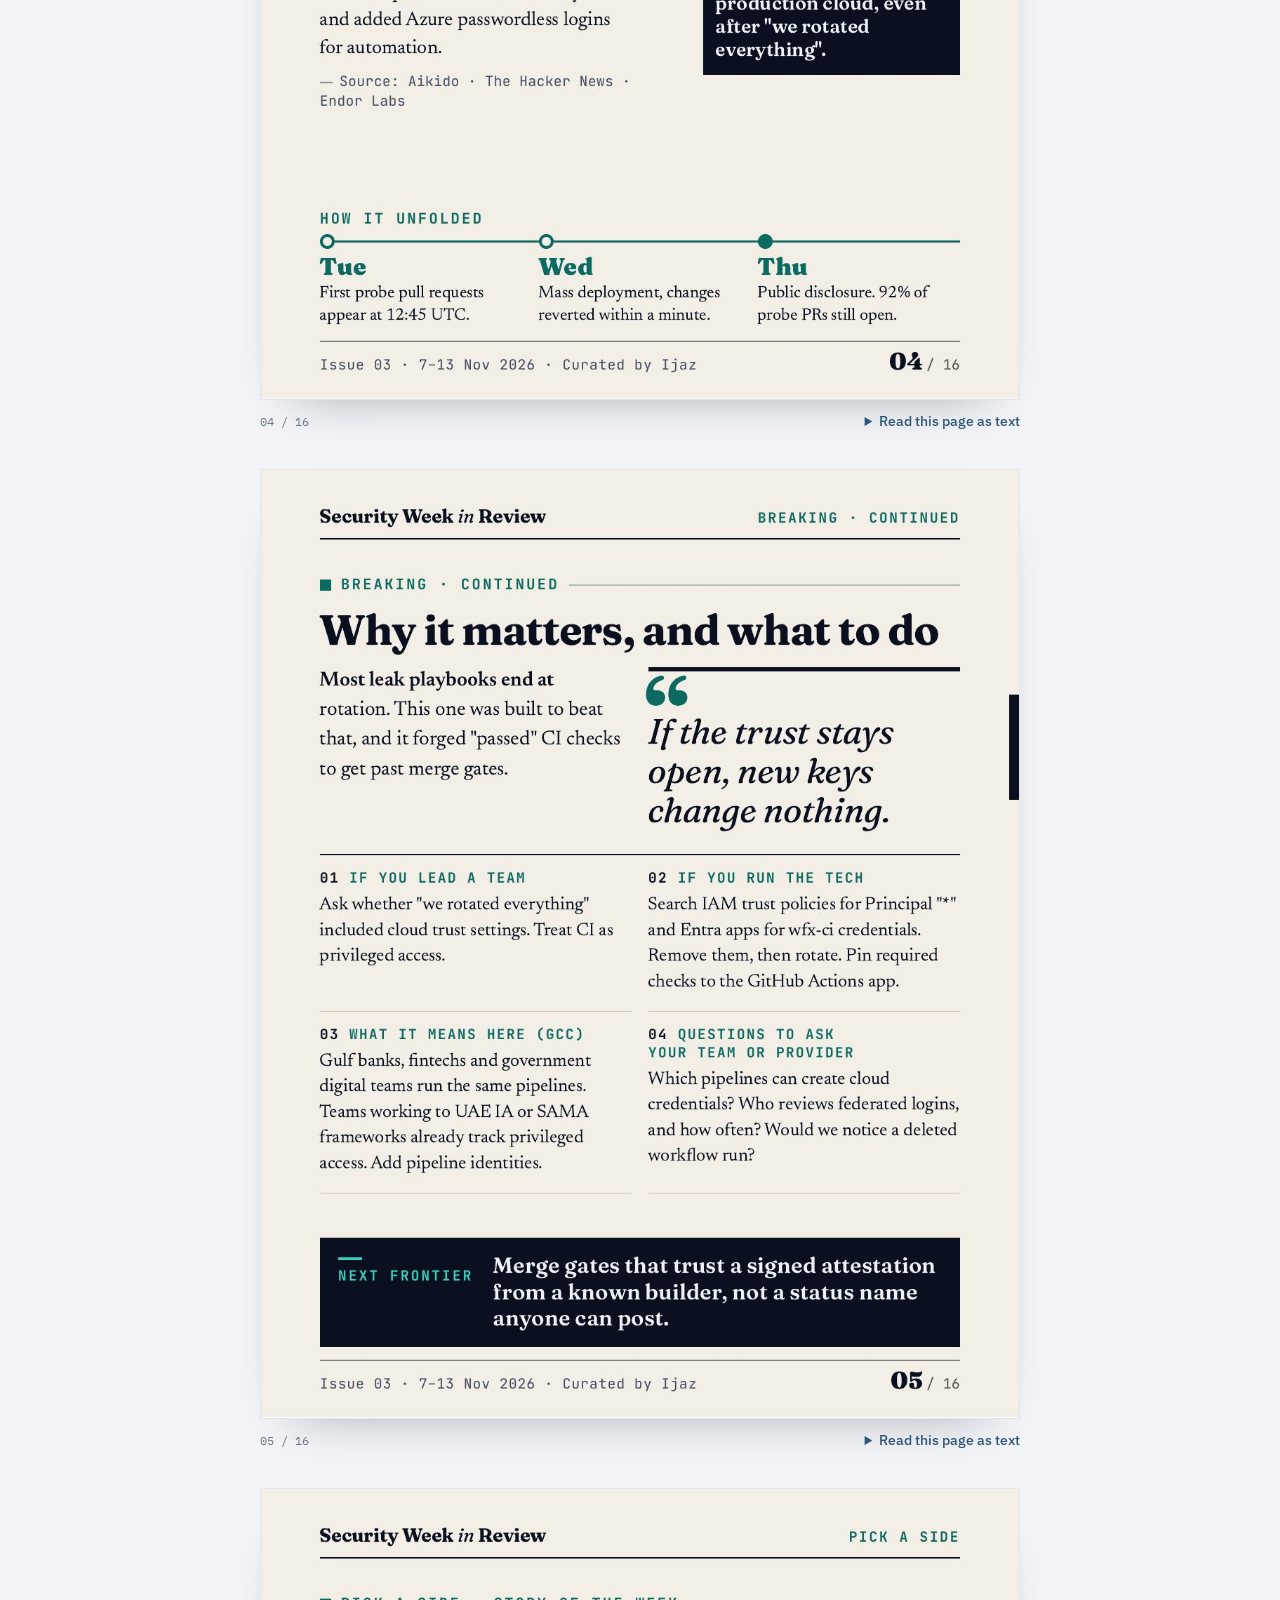
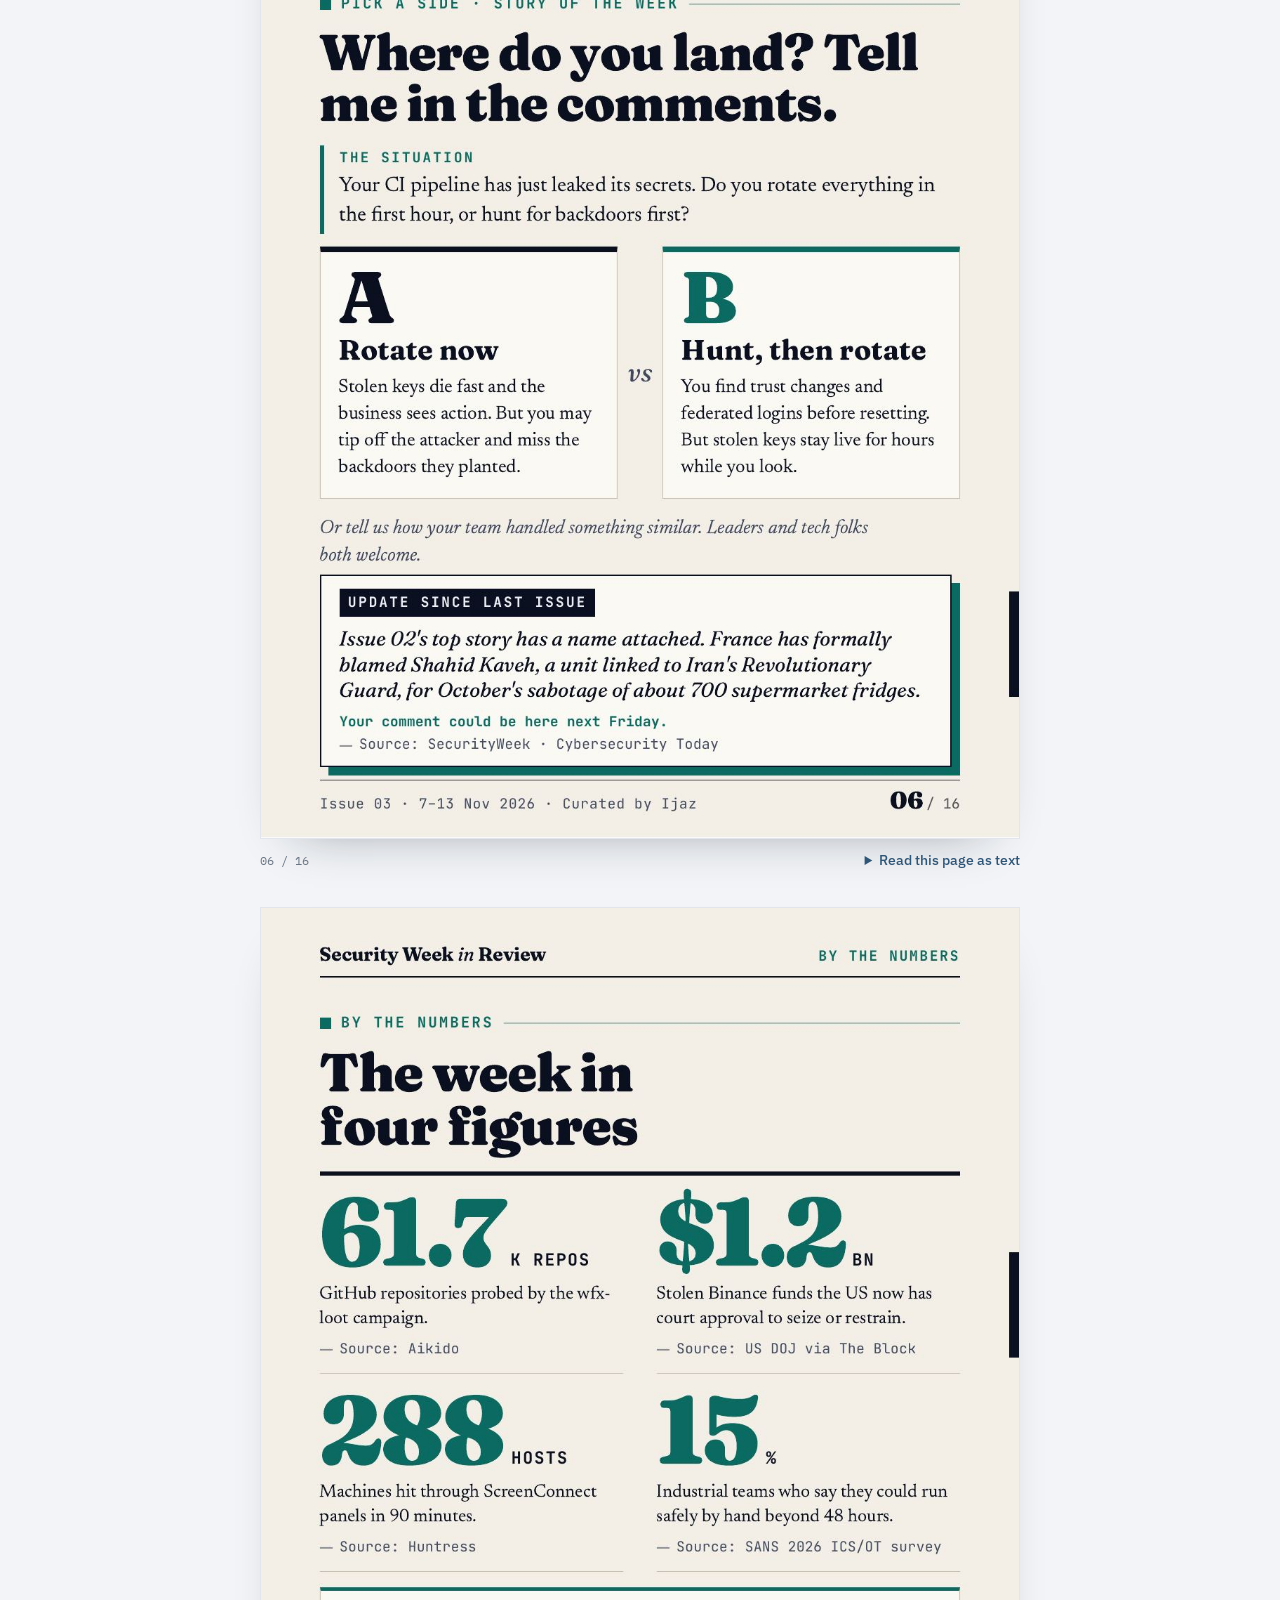
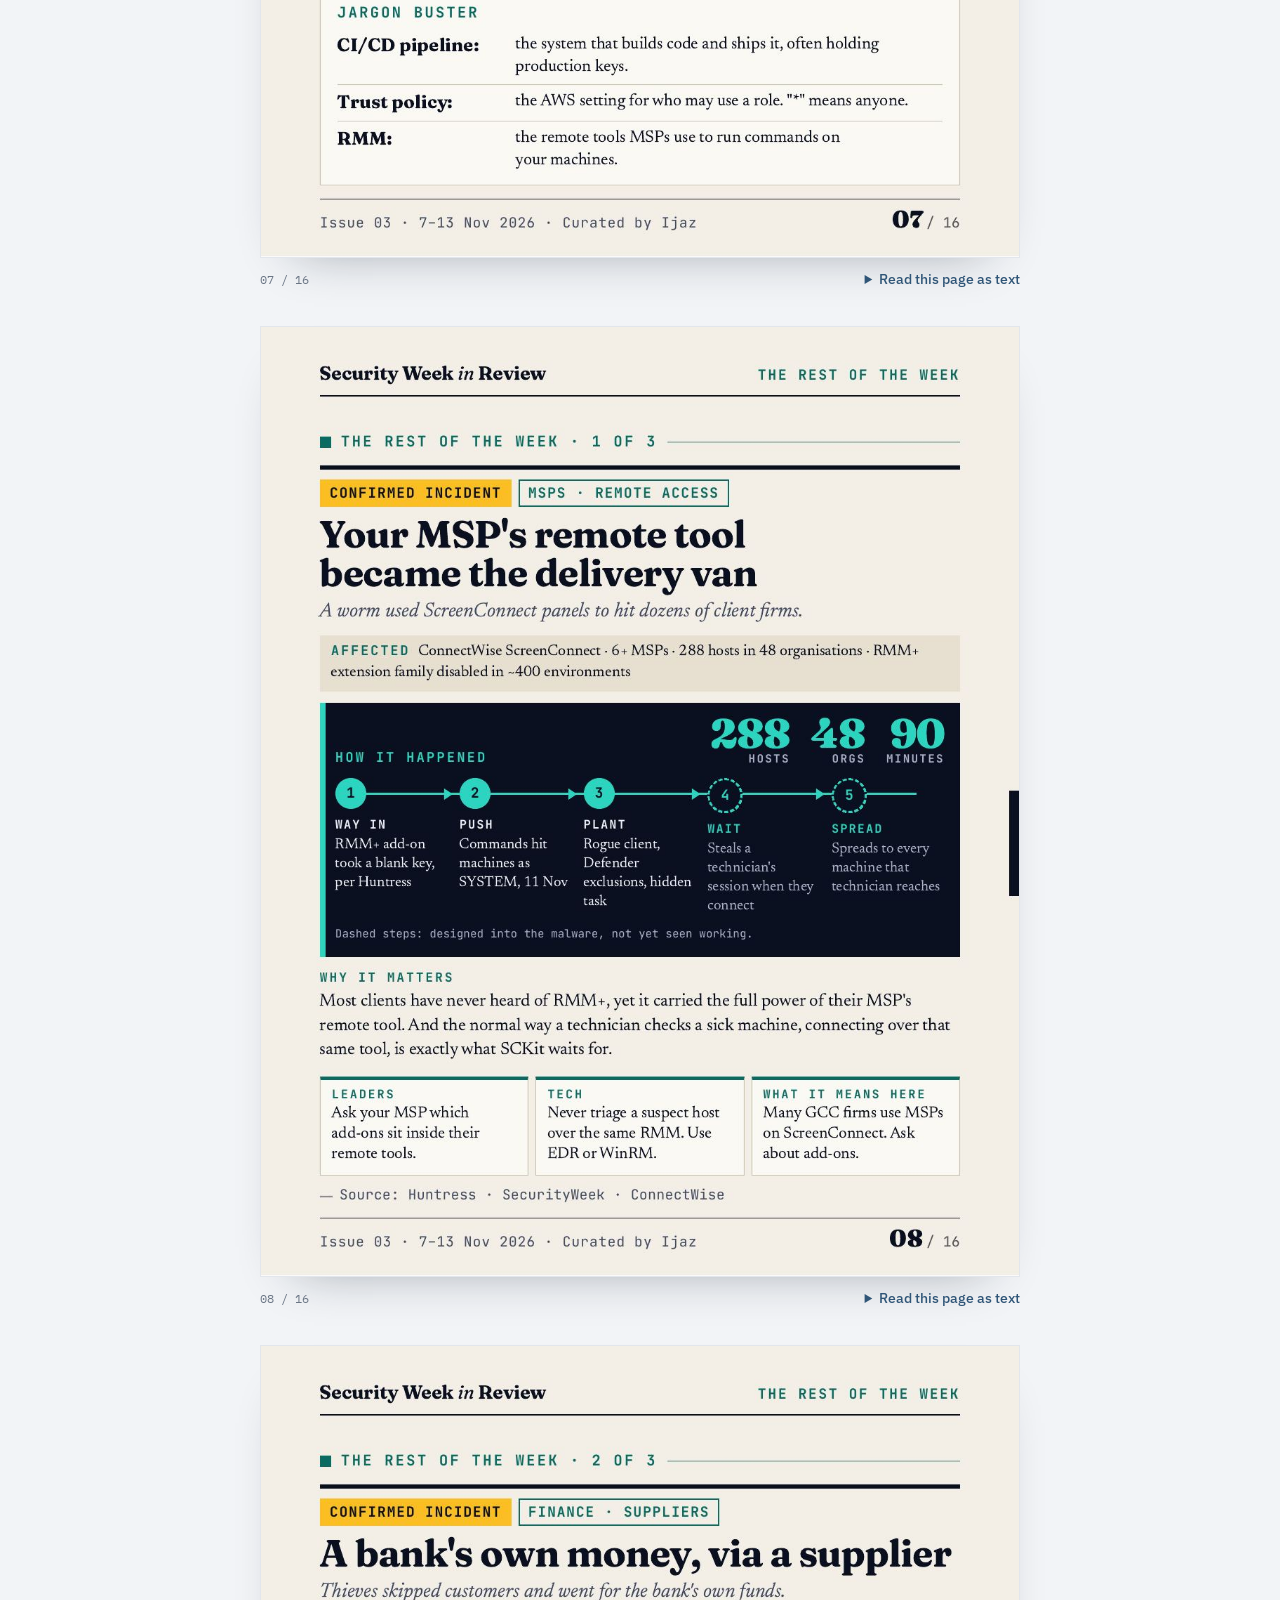
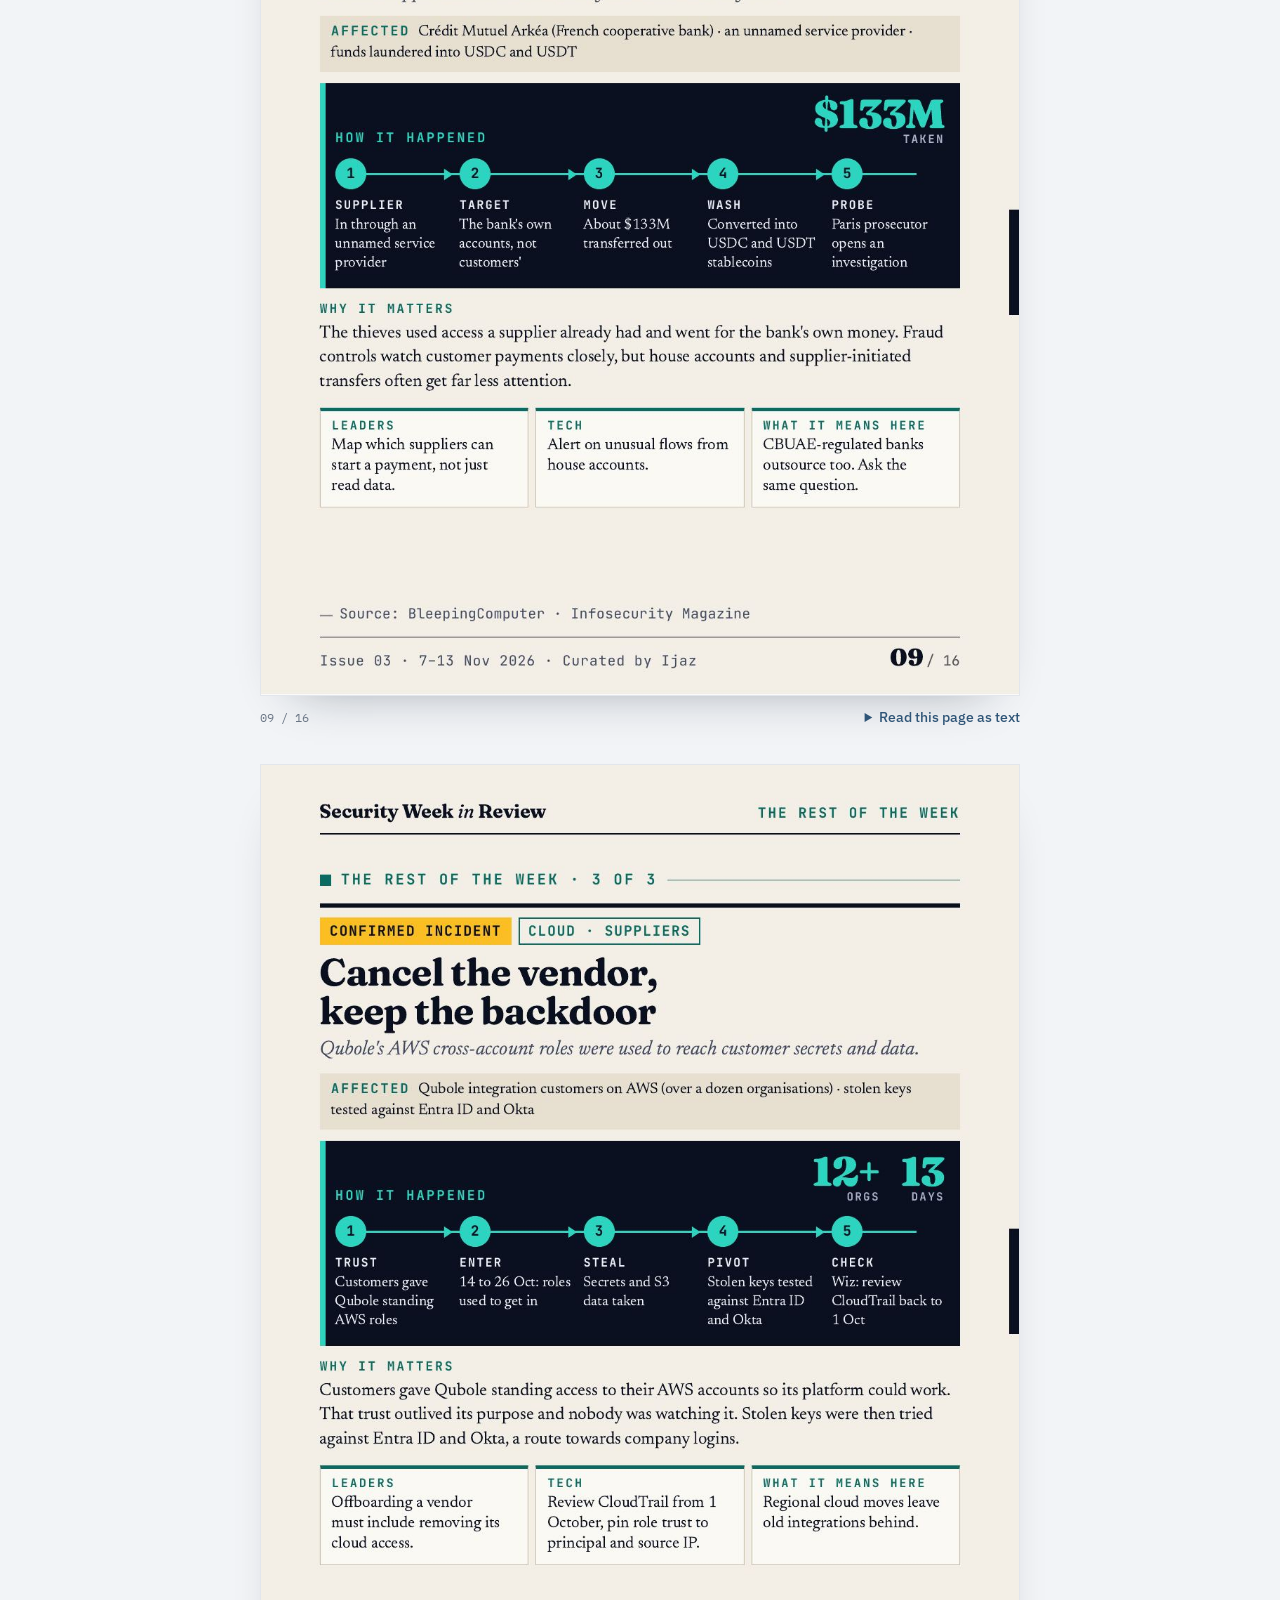
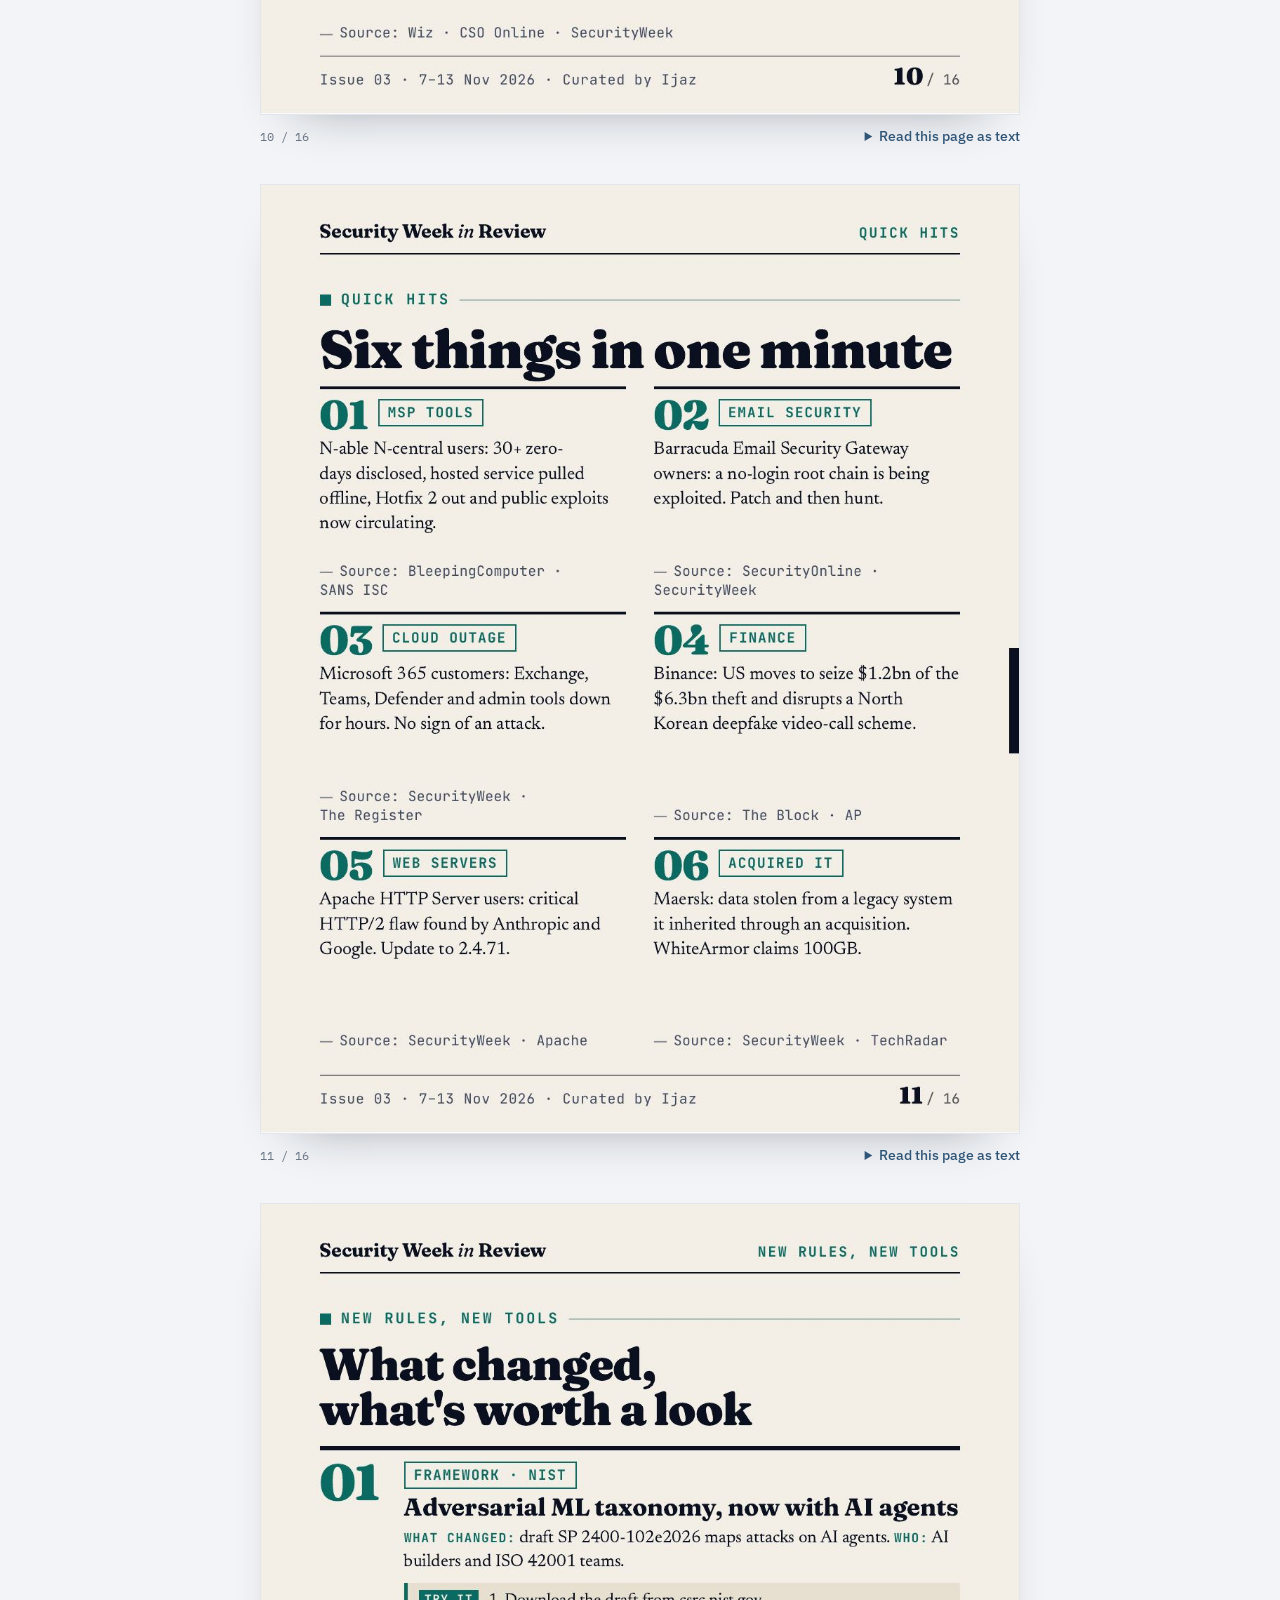
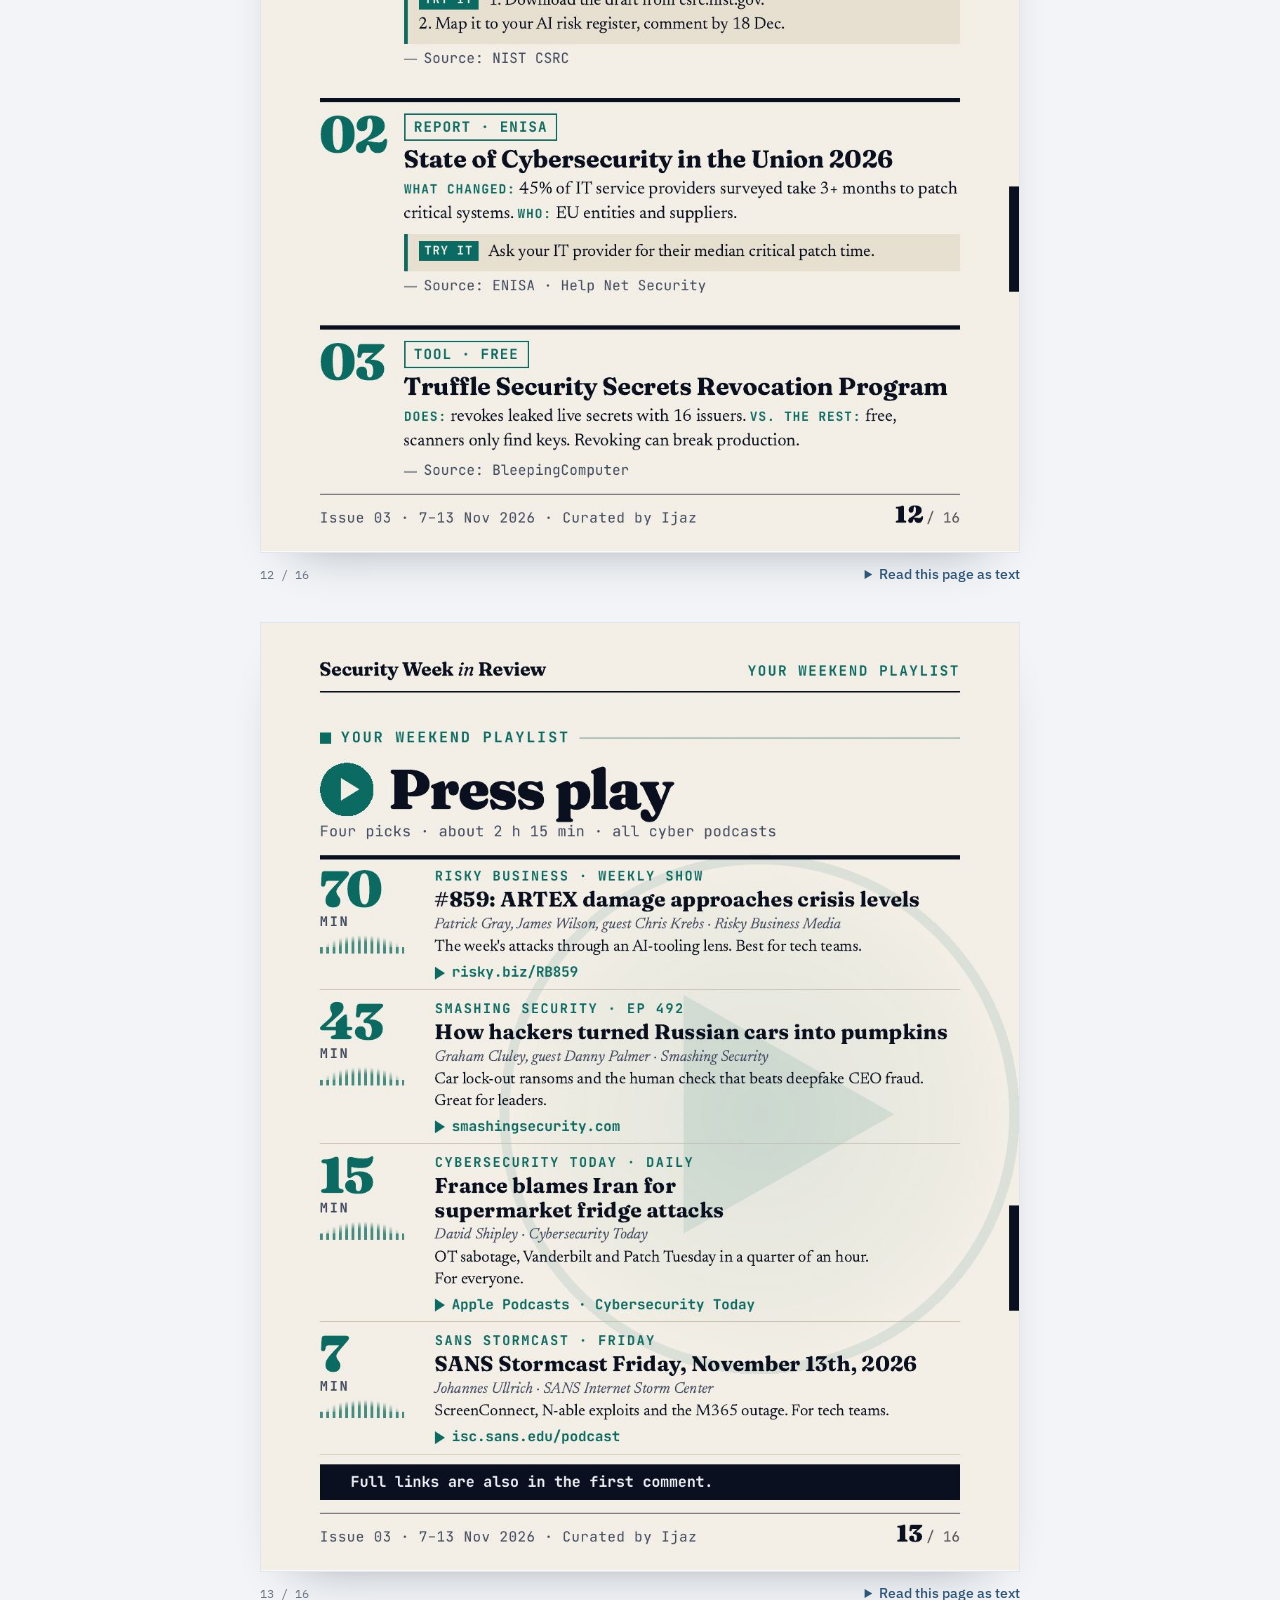
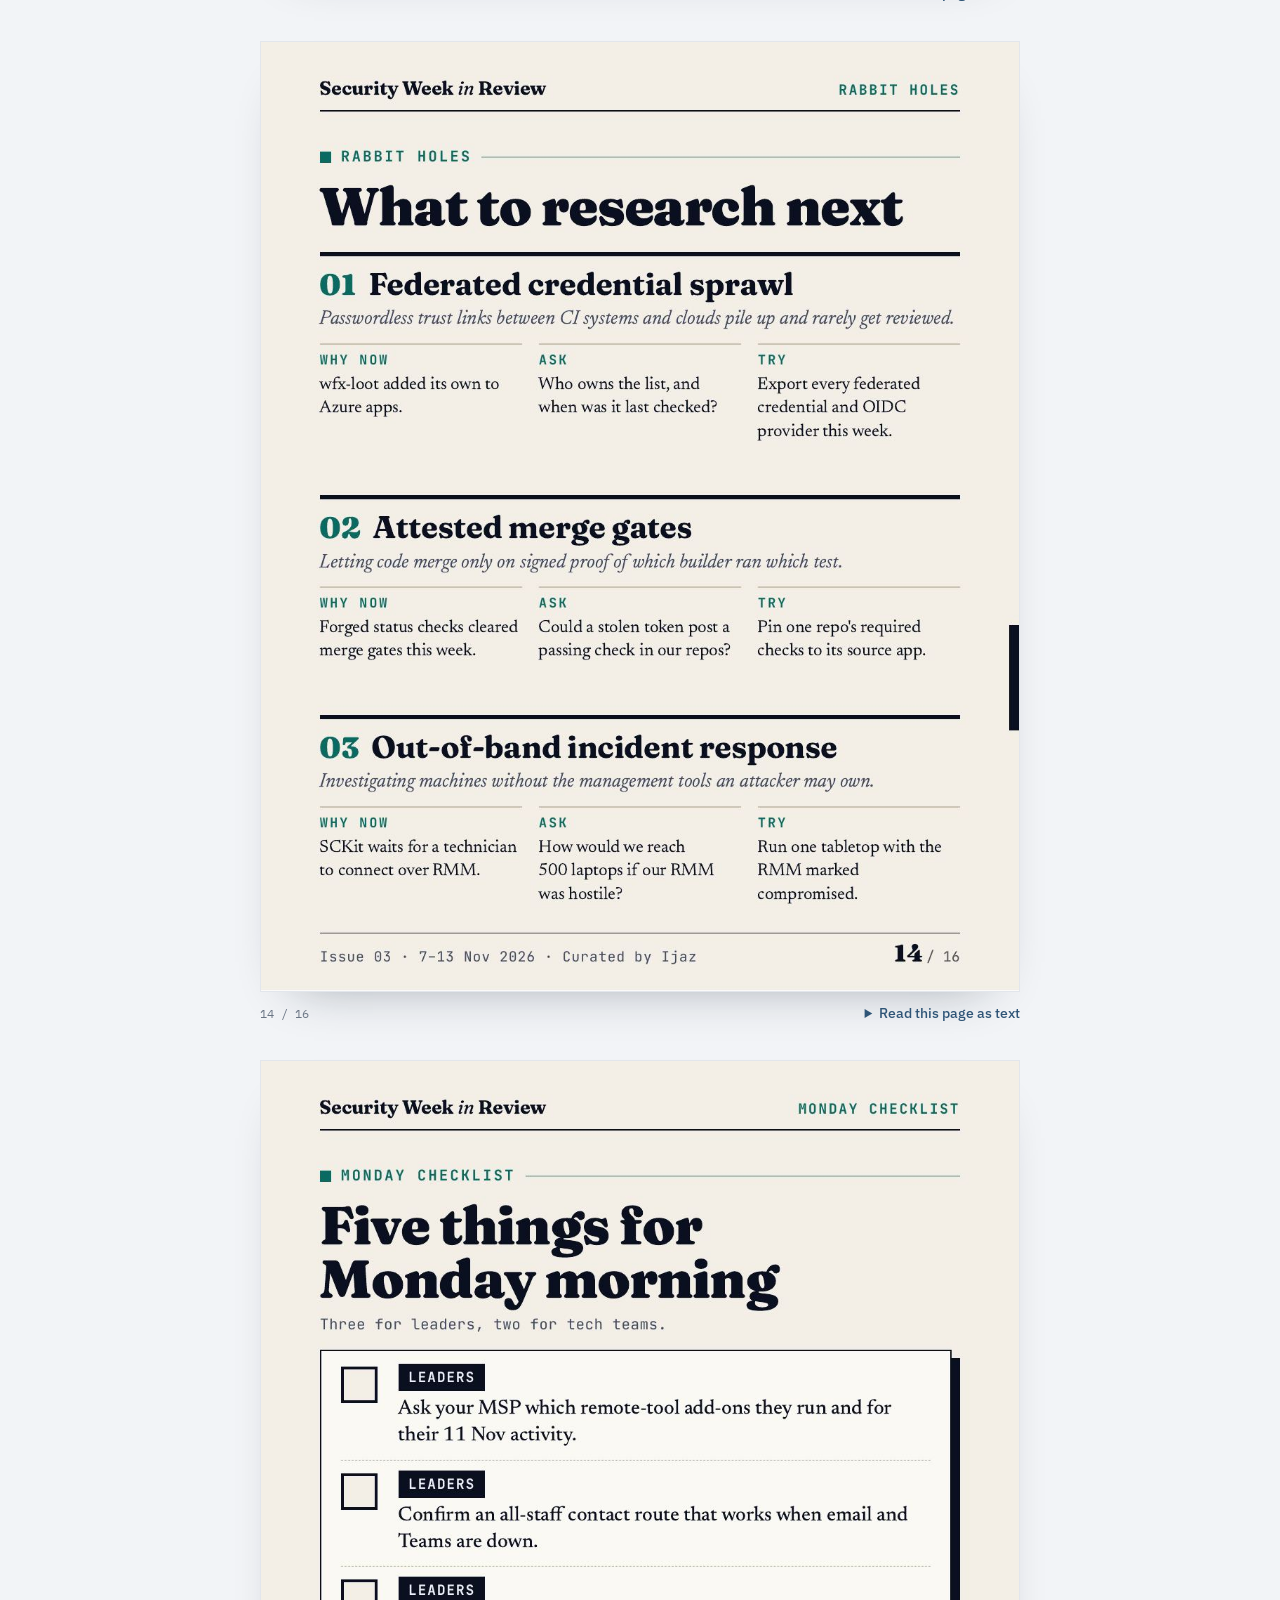
<file: digest/issue-03.html>
<!doctype html>
<html lang="en">
<head>
<meta charset="utf-8">
<meta name="viewport" content="width=device-width, initial-scale=1, viewport-fit=cover">
<title>Issue 03 · Rotate the keys. They&#x27;re still in.</title>
<meta name="claude:viewport-fit-sides" content="cover">
<meta name="theme-color" content="#ffffff">
<meta name="description" content="Security Week in Review, Issue 03 (7 – 13 Nov 2026): A secret stealer ran in more than 1,800 GitHub repositories this week and left cloud backdoors that survive the clean-up most teams would do first.">
<meta property="og:title" content="Rotate the keys. They&#x27;re still in. · Security Week in Review 03">
<meta property="og:description" content="A secret stealer ran in more than 1,800 GitHub repositories this week and left cloud backdoors that survive the clean-up most teams would do first.">
<meta property="og:type" content="article">
<meta property="og:url" content="https://ijazmk.com/digest/issue-03.html">
<meta property="og:image" content="https://ijazmk.com/digest/pages/issue-03/p-01.jpg">
<link rel="icon" href="data:image/svg+xml,%3Csvg xmlns='http://www.w3.org/2000/svg' viewBox='0 0 32 32'%3E%3Crect width='32' height='32' fill='%230e1a2b'/%3E%3Crect y='29' width='32' height='3' fill='%23b8924a'/%3E%3Ctext x='16' y='22' font-family='Georgia' font-size='15' text-anchor='middle' fill='%23ffffff'%3EIM%3C/text%3E%3C/svg%3E">
<link rel="preconnect" href="https://fonts.googleapis.com">
<link rel="preconnect" href="https://fonts.gstatic.com" crossorigin>
<link rel="stylesheet" href="https://fonts.googleapis.com/css2?family=IBM+Plex+Mono:wght@400;500&family=IBM+Plex+Sans:ital,wght@0,400;0,500;0,600;0,700;1,400&family=Newsreader:ital,opsz,wght@0,6..72,300..600;1,6..72,300..500&display=swap">
<link rel="stylesheet" href="../assets/site.css?v=20261121">
</head>
<body>
<header class="topbar">
  <div class="wrap">
    <a class="brand" href="../"><b aria-hidden="true"></b>Ijaz Mohammed</a>
    <nav class="nav" aria-label="Site">
      <a href="../#work">Work</a>
      <a href="./" aria-current="page">Digest</a>
      <a href="pdf/SecurityWeekInReview_Issue03_2026-11-13.pdf" target="_blank" rel="noopener">PDF</a>
    </nav>
  </div>
</header>

<main>
  <section class="issue-head">
    <div class="wrap">
      <div class="mast-rule"><span class="label">Issue 03</span><span class="label">Weekly · free to share</span><span class="label">7 – 13 Nov 2026</span></div>
      <div class="cover-title" style="padding-block:18px 14px"><a href="./" style="color:inherit;text-decoration:none">Security Week in Review</a></div>
      <div class="kicker"><span class="flag">Breaking</span></div>
      <h1>Rotate the keys. <span class="hl">They&#x27;re still in.</span></h1>
      <p class="lede">A secret stealer ran in more than 1,800 GitHub repositories this week and left cloud backdoors that survive the clean-up most teams would do first.</p>
      <div class="actions">
        <a class="btn primary" href="#page-1">Start reading</a>
        <a class="btn" href="pdf/SecurityWeekInReview_Issue03_2026-11-13.pdf" target="_blank" rel="noopener">PDF edition</a>
        <a class="btn" href="https://www.linkedin.com/in/ijaz-mohammed" target="_blank" rel="noopener">Discuss on LinkedIn</a>
      </div>
    </div>
  </section>

  <div class="wrap">
    <section class="issue-brief">
      <div>
        <span class="label">Your 30-second briefing</span>
        <div class="brief"><div><span class="label">Software</span><p>GitHub developers: hijacked accounts planted a CI secret stealer in 1,800+ repos, with backdoors that outlast key rotation.</p></div><div><span class="label">Suppliers</span><p>ConnectWise ScreenConnect users: a worm pushed rogue clients to 288 machines in 48 organisations in 90 minutes.</p></div><div><span class="label">Finance</span><p>Crédit Mutuel Arkéa: $133M taken from the bank&#x27;s own accounts through a service provider.</p></div><div><span class="label">Cloud</span><p>Qubole customers on AWS: old cross-account roles were used to steal secrets and S3 data.</p></div></div>
      </div>
      <div class="take"><span class="label">Ijaz's take</span><p>This week attackers didn&#x27;t break in so much as log in as things we already trust. A pipeline, an MSP&#x27;s remote tool, a vendor&#x27;s AWS role, a supplier&#x27;s access into a bank. If I had one hour on Monday, I&#x27;d list every non-human identity that can change production or move money, and check who can still use it.</p></div>
    </section>

    <section class="pages" aria-label="The full edition, page by page">
      <div class="pages-head"><span class="label">The full edition</span><span class="label">16 pages · also as <a href="pdf/SecurityWeekInReview_Issue03_2026-11-13.pdf" target="_blank" rel="noopener">PDF</a></span></div>
        <figure class="pg" id="page-1">
          <img src="pages/issue-03/p-01.jpg" width="1080" height="1351" alt="Page 1 of 16: WEEKLY · FREE TO SHARE">
          <figcaption><span class="pg-n">01 / 16</span><details><summary>Read this page as text</summary><div class="pg-text"><p>WEEKLY · FREE TO SHARE</p><p>7–13 NOV 2026</p><p>Security Week in Review 03 ISSUE</p><p>CURATED BY IJAZ</p><p>ALL INDUSTRIES · FOR LEADERS AND TECH TEAMS</p><p>BREAKING</p><p>Rotate the keys. They&#x27;re still in. A secret stealer ran in more than 1,800 GitHub repositories this week and left cloud backdoors that survive the clean-up most teams would do first.</p><p>ALSO INSIDE 01</p><p>ScreenConnect worm hits 288 machines</p><p>Arkéa&#x27;s $133M supplier heist</p><p>Qubole&#x27;s leftover AWS access</p><p>Binance: $1.2bn seized</p></div></details></figcaption>
        </figure>
        <figure class="pg" id="page-2">
          <img src="pages/issue-03/p-02.jpg" width="1080" height="1351" alt="Page 2 of 16: WELCOME">
          <figcaption><span class="pg-n">02 / 16</span><details><summary>Read this page as text</summary><div class="pg-text"><p>Security Week in Review</p><p>WELCOME</p><p>WELCOME</p><p>Welcome to Issue 03</p><p>For leaders and tech teams in any industry who want the week in fifteen minutes.</p><p>T</p><p>hree issues in, and this was the week the word &quot;trusted&quot; took a beating.</p><p>The stories run from a software supply chain and an MSP&#x27;s remote tools to a French bank, a cloud data platform and the biggest crypto recovery yet. Different sectors, one pattern. My take on it is on the next page.</p><p>03 THIS ISSUE</p><p>If you think I&#x27;ve read something wrong, say so in the comments. The best replies shape next week&#x27;s issue.</p><p>Ijaz PICK YOUR PACE</p><p>2 min</p><p>The 30-second briefing and my take, page 3</p><p>10 min</p><p>The week&#x27;s stories, pages 4 to 11</p><p>Act</p><p>Your Monday checklist, page 15</p><p>Issue 03 · 7–13 Nov 2026 · Curated by Ijaz</p><p>Talk</p><p>Pick a side in the comments, page 6</p></div></details></figcaption>
        </figure>
        <figure class="pg" id="page-3">
          <img src="pages/issue-03/p-03.jpg" width="1080" height="1351" alt="Page 3 of 16: START HERE" loading="lazy">
          <figcaption><span class="pg-n">03 / 16</span><details><summary>Read this page as text</summary><div class="pg-text"><p>Security Week in Review</p><p>START HERE</p><p>START HERE</p><p>Your 30-second briefing 1 SOFTWARE</p><p>GitHub developers: hijacked accounts planted a CI secret stealer in 1,800+ repos, with backdoors that outlast key rotation.</p><p>2 SUPPLIERS</p><p>ConnectWise ScreenConnect users: a worm pushed rogue clients to 288 machines in 48 organisations in 90 minutes.</p><p>3 FINANCE</p><p>Crédit Mutuel Arkéa: $133M taken from the bank&#x27;s own accounts through a service provider.</p><p>4 CLOUD</p><p>Qubole customers on AWS: old cross-account roles were used to steal secrets and S3 data.</p><p>IJAZ&#x27;S TAKE</p><p>This week attackers didn&#x27;t break in so much as log in as things we already trust. A pipeline, an MSP&#x27;s remote tool, a vendor&#x27;s AWS role, a supplier&#x27;s access into a bank. If I had one hour on Monday, I&#x27;d list every non-human identity that can change production or move money, and check who can still use it. Ijaz · views my own, not my employer&#x27;s</p><p>Issue 03 · 7–13 Nov 2026 · Curated by Ijaz</p></div></details></figcaption>
        </figure>
        <figure class="pg" id="page-4">
          <img src="pages/issue-03/p-04.jpg" width="1080" height="1351" alt="Page 4 of 16: BREAKING" loading="lazy">
          <figcaption><span class="pg-n">04 / 16</span><details><summary>Read this page as text</summary><div class="pg-text"><p>Security Week in Review</p><p>BREAKING</p><p>STORY OF THE WEEK</p><p>STORY OF THE WEEK</p><p>CONFIRMED INCIDENT</p><p>SUPPLY CHAIN</p><p>SOFTWARE AND CLOUD</p><p>The CI leak you can&#x27;t rotate away A stealer rode hijacked GitHub accounts into build pipelines and left cloud logins that survive new keys. WHAT HAPPENED</p><p>A script slipped into pipelines took every secret it could reach and deleted the logs. Then it opened AWS roles to any account and added Azure passwordless logins for automation.</p><p>AFFECTED</p><p>4,837 hijacked GitHub accounts · 1,806+ repos ran the payload · any firm whose pipelines deploy to AWS, Azure or GCP FOR YOUR BUSINESS</p><p>Silent access to your production cloud, even after &quot;we rotated everything&quot;.</p><p>Source: Aikido · The Hacker News · Endor Labs</p><p>HOW IT UNFOLDED</p><p>Tue</p><p>First probe pull requests appear at 12:45 UTC.</p><p>Wed</p><p>Mass deployment, changes reverted within a minute.</p><p>Issue 03 · 7–13 Nov 2026 · Curated by Ijaz</p><p>Thu</p><p>Public disclosure. 92% of probe PRs still open.</p></div></details></figcaption>
        </figure>
        <figure class="pg" id="page-5">
          <img src="pages/issue-03/p-05.jpg" width="1080" height="1351" alt="Page 5 of 16: BREAKING · CONTINUED" loading="lazy">
          <figcaption><span class="pg-n">05 / 16</span><details><summary>Read this page as text</summary><div class="pg-text"><p>Security Week in Review</p><p>BREAKING · CONTINUED</p><p>BREAKING · CONTINUED</p><p>Why it matters, and what to do Most leak playbooks end at rotation. This one was built to beat that, and it forged &quot;passed&quot; CI checks to get past merge gates.</p><p>“ If the trust stays</p><p>01 IF YOU LEAD A TEAM</p><p>02 IF YOU RUN THE TECH</p><p>Ask whether &quot;we rotated everything&quot; included cloud trust settings. Treat CI as privileged access.</p><p>Search IAM trust policies for Principal &quot;*&quot; and Entra apps for wfx-ci credentials. Remove them, then rotate. Pin required checks to the GitHub Actions app.</p><p>03 WHAT IT MEANS HERE ( GCC)</p><p>04 QUESTIONS TO ASK YOUR TEAM OR PROVIDER</p><p>Gulf banks, fintechs and government digital teams run the same pipelines. Teams working to UAE IA or SAMA frameworks already track privileged access. Add pipeline identities.</p><p>NEXT FRONTIER</p><p>open, new keys change nothing.</p><p>Which pipelines can create cloud credentials? Who reviews federated logins, and how often? Would we notice a deleted workflow run?</p><p>Merge gates that trust a signed attestation from a known builder, not a status name anyone can post.</p><p>Issue 03 · 7–13 Nov 2026 · Curated by Ijaz</p></div></details></figcaption>
        </figure>
        <figure class="pg" id="page-6">
          <img src="pages/issue-03/p-06.jpg" width="1080" height="1351" alt="Page 6 of 16: PICK A SIDE" loading="lazy">
          <figcaption><span class="pg-n">06 / 16</span><details><summary>Read this page as text</summary><div class="pg-text"><p>Security Week in Review</p><p>PICK A SIDE</p><p>PICK A SIDE · STORY OF THE WEEK</p><p>Where do you land? Tell me in the comments. THE SITUATION</p><p>Your CI pipeline has just leaked its secrets. Do you rotate everything in the first hour, or hunt for backdoors first?</p><p>A</p><p>Rotate now Stolen keys die fast and the business sees action. But you may tip off the attacker and miss the backdoors they planted.</p><p>B vs</p><p>Hunt, then rotate You find trust changes and federated logins before resetting. But stolen keys stay live for hours while you look.</p><p>Or tell us how your team handled something similar. Leaders and tech folks both welcome. UPDATE SINCE LAST ISSUE</p><p>Issue 02&#x27;s top story has a name attached. France has formally blamed Shahid Kaveh, a unit linked to Iran&#x27;s Revolutionary Guard, for October&#x27;s sabotage of about 700 supermarket fridges. Your comment could be here next Friday. Source: SecurityWeek · Cybersecurity Today</p><p>Issue 03 · 7–13 Nov 2026 · Curated by Ijaz</p></div></details></figcaption>
        </figure>
        <figure class="pg" id="page-7">
          <img src="pages/issue-03/p-07.jpg" width="1080" height="1351" alt="Page 7 of 16: BY THE NUMBERS" loading="lazy">
          <figcaption><span class="pg-n">07 / 16</span><details><summary>Read this page as text</summary><div class="pg-text"><p>Security Week in Review</p><p>BY THE NUMBERS</p><p>BY THE NUMBERS</p><p>The week in four figures</p><p>61.7</p><p>K REPOS</p><p>GitHub repositories probed by the wfxloot campaign. Source: Aikido</p><p>BN</p><p>Stolen Binance funds the US now has court approval to seize or restrain. Source: US DOJ via The Block</p><p>HOSTS</p><p>Machines hit through ScreenConnect panels in 90 minutes. Source: Huntress</p><p>$1.2 15</p><p>%</p><p>Industrial teams who say they could run safely by hand beyond 48 hours. Source: SANS 2026 ICS/OT survey</p><p>JARGON BUSTER</p><p>CI/CD pipeline:</p><p>the system that builds code and ships it, often holding production keys.</p><p>Trust policy:</p><p>the AWS setting for who may use a role. &quot;*&quot; means anyone.</p><p>RMM:</p><p>the remote tools MSPs use to run commands on your machines.</p><p>Issue 03 · 7–13 Nov 2026 · Curated by Ijaz</p></div></details></figcaption>
        </figure>
        <figure class="pg" id="page-8">
          <img src="pages/issue-03/p-08.jpg" width="1080" height="1351" alt="Page 8 of 16: THE REST OF THE WEEK" loading="lazy">
          <figcaption><span class="pg-n">08 / 16</span><details><summary>Read this page as text</summary><div class="pg-text"><p>Security Week in Review</p><p>THE REST OF THE WEEK</p><p>THE REST OF THE WEEK · 1 OF 3 CONFIRMED INCIDENT</p><p>MSPS · REMOTE ACCESS</p><p>Your MSP&#x27;s remote tool became the delivery van</p><p>A worm used ScreenConnect panels to hit dozens of client firms. A F F E C T E D ConnectWise ScreenConnect · 6+ MSPs · 288 hosts in 48 organisations · RMM+</p><p>extension family disabled in ~400 environments</p><p>HOW IT HAPPENED</p><p>HOSTS</p><p>ORGS</p><p>MINUTES</p><p>WAY IN</p><p>PUSH</p><p>PLANT</p><p>RMM+ add-on took a blank key, per Huntress</p><p>Commands hit machines as SYSTEM, 11 Nov</p><p>Rogue client, Defender exclusions, hidden task</p><p>WAIT</p><p>SPREAD</p><p>Steals a technician&#x27;s session when they connect</p><p>Spreads to every machine that technician reaches</p><p>Dashed steps: designed into the malware, not yet seen working.</p><p>WHY IT MATTERS</p><p>Most clients have never heard of RMM+, yet it carried the full power of their MSP&#x27;s remote tool. And the normal way a technician checks a sick machine, connecting over that same tool, is exactly what SCKit waits for. LEADERS</p><p>TECH</p><p>WHAT IT MEANS HERE</p><p>Ask your MSP which add-ons sit inside their remote tools.</p><p>Never triage a suspect host over the same RMM. Use EDR or WinRM.</p><p>Many GCC firms use MSPs on ScreenConnect. Ask about add-ons.</p><p>Source: Huntress · SecurityWeek · ConnectWise Issue 03 · 7–13 Nov 2026 · Curated by Ijaz</p></div></details></figcaption>
        </figure>
        <figure class="pg" id="page-9">
          <img src="pages/issue-03/p-09.jpg" width="1080" height="1351" alt="Page 9 of 16: THE REST OF THE WEEK" loading="lazy">
          <figcaption><span class="pg-n">09 / 16</span><details><summary>Read this page as text</summary><div class="pg-text"><p>Security Week in Review</p><p>THE REST OF THE WEEK</p><p>THE REST OF THE WEEK · 2 OF 3 CONFIRMED INCIDENT</p><p>FINANCE · SUPPLIERS</p><p>A bank&#x27;s own money, via a supplier Thieves skipped customers and went for the bank&#x27;s own funds.</p><p>A F F E C T E D Crédit Mutuel Arkéa (French cooperative bank) · an unnamed service provider ·</p><p>funds laundered into USDC and USDT</p><p>$133M</p><p>HOW IT HAPPENED</p><p>TAKEN</p><p>SUPPLIER</p><p>TARGET</p><p>MOVE</p><p>WASH</p><p>PROBE</p><p>In through an unnamed service provider</p><p>The bank&#x27;s own accounts, not customers&#x27;</p><p>About $133M transferred out</p><p>Converted into USDC and USDT stablecoins</p><p>Paris prosecutor opens an investigation</p><p>WHY IT MATTERS</p><p>The thieves used access a supplier already had and went for the bank&#x27;s own money. Fraud controls watch customer payments closely, but house accounts and supplier-initiated transfers often get far less attention. LEADERS</p><p>TECH</p><p>WHAT IT MEANS HERE</p><p>Map which suppliers can start a payment, not just read data.</p><p>Alert on unusual flows from house accounts.</p><p>CBUAE-regulated banks outsource too. Ask the same question.</p><p>Source: BleepingComputer · Infosecurity Magazine Issue 03 · 7–13 Nov 2026 · Curated by Ijaz</p></div></details></figcaption>
        </figure>
        <figure class="pg" id="page-10">
          <img src="pages/issue-03/p-10.jpg" width="1080" height="1351" alt="Page 10 of 16: THE REST OF THE WEEK" loading="lazy">
          <figcaption><span class="pg-n">10 / 16</span><details><summary>Read this page as text</summary><div class="pg-text"><p>Security Week in Review</p><p>THE REST OF THE WEEK</p><p>THE REST OF THE WEEK · 3 OF 3 CONFIRMED INCIDENT</p><p>CLOUD · SUPPLIERS</p><p>Cancel the vendor, keep the backdoor</p><p>Qubole&#x27;s AWS cross-account roles were used to reach customer secrets and data. A F F E C T E D Qubole integration customers on AWS (over a dozen organisations) · stolen keys</p><p>tested against Entra ID and Okta</p><p>12+ 13</p><p>HOW IT HAPPENED</p><p>ORGS</p><p>DAYS</p><p>TRUST</p><p>ENTER</p><p>STEAL</p><p>PIVOT</p><p>CHECK</p><p>Customers gave Qubole standing AWS roles</p><p>14 to 26 Oct: roles Secrets and S3 used to get in data taken</p><p>Stolen keys tested against Entra ID and Okta</p><p>Wiz: review CloudTrail back to 1 Oct</p><p>WHY IT MATTERS</p><p>Customers gave Qubole standing access to their AWS accounts so its platform could work. That trust outlived its purpose and nobody was watching it. Stolen keys were then tried against Entra ID and Okta, a route towards company logins. LEADERS</p><p>TECH</p><p>WHAT IT MEANS HERE</p><p>Offboarding a vendor must include removing its cloud access.</p><p>Review CloudTrail from 1 October, pin role trust to principal and source IP.</p><p>Regional cloud moves leave old integrations behind.</p><p>Source: Wiz · CSO Online · SecurityWeek Issue 03 · 7–13 Nov 2026 · Curated by Ijaz</p></div></details></figcaption>
        </figure>
        <figure class="pg" id="page-11">
          <img src="pages/issue-03/p-11.jpg" width="1080" height="1351" alt="Page 11 of 16: QUICK HITS" loading="lazy">
          <figcaption><span class="pg-n">11 / 16</span><details><summary>Read this page as text</summary><div class="pg-text"><p>Security Week in Review</p><p>QUICK HITS</p><p>QUICK HITS</p><p>Six things in one minute 01</p><p>MSP TOOLS</p><p>N-able N-central users: 30+ zerodays disclosed, hosted service pulled offline, Hotfix 2 out and public exploits now circulating.</p><p>EMAIL SECURITY</p><p>Barracuda Email Security Gateway owners: a no-login root chain is being exploited. Patch and then hunt.</p><p>Source: BleepingComputer · SANS ISC</p><p>Source: SecurityOnline · SecurityWeek</p><p>CLOUD OUTAGE</p><p>Microsoft 365 customers: Exchange, Teams, Defender and admin tools down for hours. No sign of an attack.</p><p>Source: SecurityWeek · The Register</p><p>WEB SERVERS</p><p>Apache HTTP Server users: critical HTTP/2 flaw found by Anthropic and Google. Update to 2.4.71.</p><p>Source: SecurityWeek · Apache</p><p>FINANCE</p><p>Binance: US moves to seize $1.2bn of the $6.3bn theft and disrupts a North Korean deepfake video-call scheme.</p><p>Source: The Block · AP</p><p>ACQUIRED IT</p><p>Maersk: data stolen from a legacy system it inherited through an acquisition. WhiteArmor claims 100GB.</p><p>Source: SecurityWeek · TechRadar</p><p>Issue 03 · 7–13 Nov 2026 · Curated by Ijaz</p></div></details></figcaption>
        </figure>
        <figure class="pg" id="page-12">
          <img src="pages/issue-03/p-12.jpg" width="1080" height="1351" alt="Page 12 of 16: NEW RULES, NEW TOOLS" loading="lazy">
          <figcaption><span class="pg-n">12 / 16</span><details><summary>Read this page as text</summary><div class="pg-text"><p>Security Week in Review</p><p>NEW RULES, NEW TOOLS</p><p>NEW RULES, NEW TOOLS</p><p>What changed, what&#x27;s worth a look</p><p>01 Adversarial ML taxonomy, now with AI agents FRAMEWORK · NIST</p><p>WHAT CHANGED: draft SP 2400-102e2026 maps attacks on AI agents. WHO: AI</p><p>builders and ISO 42001 teams. 1. Download the draft from csrc.nist.gov. 2. Map it to your AI risk register, comment by 18 Dec. TRY IT</p><p>Source: NIST CSRC</p><p>02 State of Cybersecurity in the Union 2026 REPORT · ENISA</p><p>WHAT CHANGED: 45% of IT service providers surveyed take 3+ months to patch</p><p>critical systems. WHO: EU entities and suppliers. TRY IT</p><p>Ask your IT provider for their median critical patch time.</p><p>Source: ENISA · Help Net Security</p><p>03 Truffle Security Secrets Revocation Program TOOL · FREE</p><p>DOES: revokes leaked live secrets with 16 issuers. VS. THE REST: free,</p><p>scanners only find keys. Revoking can break production. Source: BleepingComputer Issue 03 · 7–13 Nov 2026 · Curated by Ijaz</p></div></details></figcaption>
        </figure>
        <figure class="pg" id="page-13">
          <img src="pages/issue-03/p-13.jpg" width="1080" height="1351" alt="Page 13 of 16: YOUR WEEKEND PLAYLIST" loading="lazy">
          <figcaption><span class="pg-n">13 / 16</span><details><summary>Read this page as text</summary><div class="pg-text"><p>Security Week in Review</p><p>YOUR WEEKEND PLAYLIST</p><p>YOUR WEEKEND PLAYLIST</p><p>Press play</p><p>Four picks · about 2 h 15 min · all cyber podcasts</p><p>70 MIN</p><p>RISKY BUSINESS · WEEKLY SHOW</p><p>#859: ARTEX damage approaches crisis levels Patrick Gray, James Wilson, guest Chris Krebs · Risky Business Media The week&#x27;s attacks through an AI-tooling lens. Best for tech teams. risky.biz/RB859</p><p>43 MIN</p><p>SMASHING SECURITY · EP 492</p><p>How hackers turned Russian cars into pumpkins Graham Cluley, guest Danny Palmer · Smashing Security Car lock-out ransoms and the human check that beats deepfake CEO fraud. Great for leaders. smashingsecurity.com</p><p>15 MIN</p><p>CYBERSECURITY TODAY · DAILY</p><p>France blames Iran for supermarket fridge attacks</p><p>David Shipley · Cybersecurity Today OT sabotage, Vanderbilt and Patch Tuesday in a quarter of an hour. For everyone. Apple Podcasts · Cybersecurity Today</p><p>7 MIN</p><p>SANS STORMCAST · FRIDAY</p><p>SANS Stormcast Friday, November 13th, 2026 Johannes Ullrich · SANS Internet Storm Center ScreenConnect, N-able exploits and the M365 outage. For tech teams. isc.sans.edu/podcast</p><p>Full links are also in the first comment. Issue 03 · 7–13 Nov 2026 · Curated by Ijaz</p></div></details></figcaption>
        </figure>
        <figure class="pg" id="page-14">
          <img src="pages/issue-03/p-14.jpg" width="1080" height="1351" alt="Page 14 of 16: RABBIT HOLES" loading="lazy">
          <figcaption><span class="pg-n">14 / 16</span><details><summary>Read this page as text</summary><div class="pg-text"><p>Security Week in Review</p><p>RABBIT HOLES</p><p>RABBIT HOLES</p><p>What to research next 01 Federated credential sprawl</p><p>Passwordless trust links between CI systems and clouds pile up and rarely get reviewed. WHY NOW</p><p>ASK</p><p>TRY</p><p>wfx-loot added its own to Azure apps.</p><p>Who owns the list, and when was it last checked?</p><p>Export every federated credential and OIDC provider this week.</p><p>02 Attested merge gates</p><p>Letting code merge only on signed proof of which builder ran which test. WHY NOW</p><p>ASK</p><p>TRY</p><p>Forged status checks cleared merge gates this week.</p><p>Could a stolen token post a passing check in our repos?</p><p>Pin one repo&#x27;s required checks to its source app.</p><p>03 Out-of-band incident response</p><p>Investigating machines without the management tools an attacker may own. WHY NOW</p><p>ASK</p><p>TRY</p><p>SCKit waits for a technician to connect over RMM.</p><p>How would we reach 500 laptops if our RMM was hostile?</p><p>Run one tabletop with the RMM marked compromised.</p><p>Issue 03 · 7–13 Nov 2026 · Curated by Ijaz</p></div></details></figcaption>
        </figure>
        <figure class="pg" id="page-15">
          <img src="pages/issue-03/p-15.jpg" width="1080" height="1351" alt="Page 15 of 16: MONDAY CHECKLIST" loading="lazy">
          <figcaption><span class="pg-n">15 / 16</span><details><summary>Read this page as text</summary><div class="pg-text"><p>Security Week in Review</p><p>MONDAY CHECKLIST</p><p>MONDAY CHECKLIST</p><p>Five things for Monday morning Three for leaders, two for tech teams. LEADERS</p><p>Ask your MSP which remote-tool add-ons they run and for their 11 Nov activity. LEADERS</p><p>Confirm an all-staff contact route that works when email and Teams are down. LEADERS</p><p>Ban installing anything requested during a video call, whoever is on it. TECH</p><p>Search AWS trust policies for &quot;*&quot; and Entra apps for wfx-ci federated logins. TECH</p><p>Update Apache to 2.4.71 or turn off HTTP/2 until you can.</p><p>Screenshot this page. Tick them off. Issue 03 · 7–13 Nov 2026 · Curated by Ijaz</p></div></details></figcaption>
        </figure>
        <figure class="pg" id="page-16">
          <img src="pages/issue-03/p-16.jpg" width="1080" height="1351" alt="Page 16 of 16: POP QUIZ" loading="lazy">
          <figcaption><span class="pg-n">16 / 16</span><details><summary>Read this page as text</summary><div class="pg-text"><p>Security Week in Review</p><p>POP QUIZ</p><p>POP QUIZ</p><p>Were you paying attention?</p><p>Four questions from this issue. Score yourself, then post it in the comments. 01</p><p>What did the wfx-loot stealer leave behind that survives key rotation?</p><p>How did attackers most likely get into the ScreenConnect panels?</p><p>A</p><p>A crypto miner on build servers</p><p>A</p><p>Phishing an MSP director</p><p>B</p><p>Open AWS trust and Azure passwordless logins</p><p>B</p><p>A stolen technician laptop</p><p>C</p><p>An add-on that accepted a blank key</p><p>C</p><p>A ransom note in every repo</p><p>Whose money did the thieves take at Crédit Mutuel Arkéa?</p><p>What did the Qubole attacker abuse to get into customer clouds?</p><p>A</p><p>The bank&#x27;s own funds</p><p>B</p><p>Customers&#x27; savings accounts</p><p>A</p><p>A shared password spreadsheet</p><p>C</p><p>Card payments in transit</p><p>B</p><p>Leftover cross-account AWS roles</p><p>C</p><p>An exposed VPN portal</p><p>Answers: 1 B · 2 C · 3 A · 4 B</p><p>See you next Friday.</p><p>Follow along and add your take below. The best comments make next week&#x27;s issue. Full source list and links in the comments · Curated by Ijaz · Views my own Issue 03 · 7–13 Nov 2026 · Curated by Ijaz</p></div></details></figcaption>
        </figure>
    </section>
    <div class="actions" style="padding-block:8px 72px">
      <a class="btn" href="./">← All issues</a>
      <a class="btn" href="pdf/SecurityWeekInReview_Issue03_2026-11-13.pdf" target="_blank" rel="noopener">PDF edition</a>
    </div>
  </div>
</main>

<footer class="footer">
  <div class="wrap"><p class="small">© 2026 Ijaz Mohammed · <a href="../">Home</a> · <a href="./">Security Week in Review</a> · Views my own, not my employer's.</p></div>
</footer>
</body>
</html>
</file>
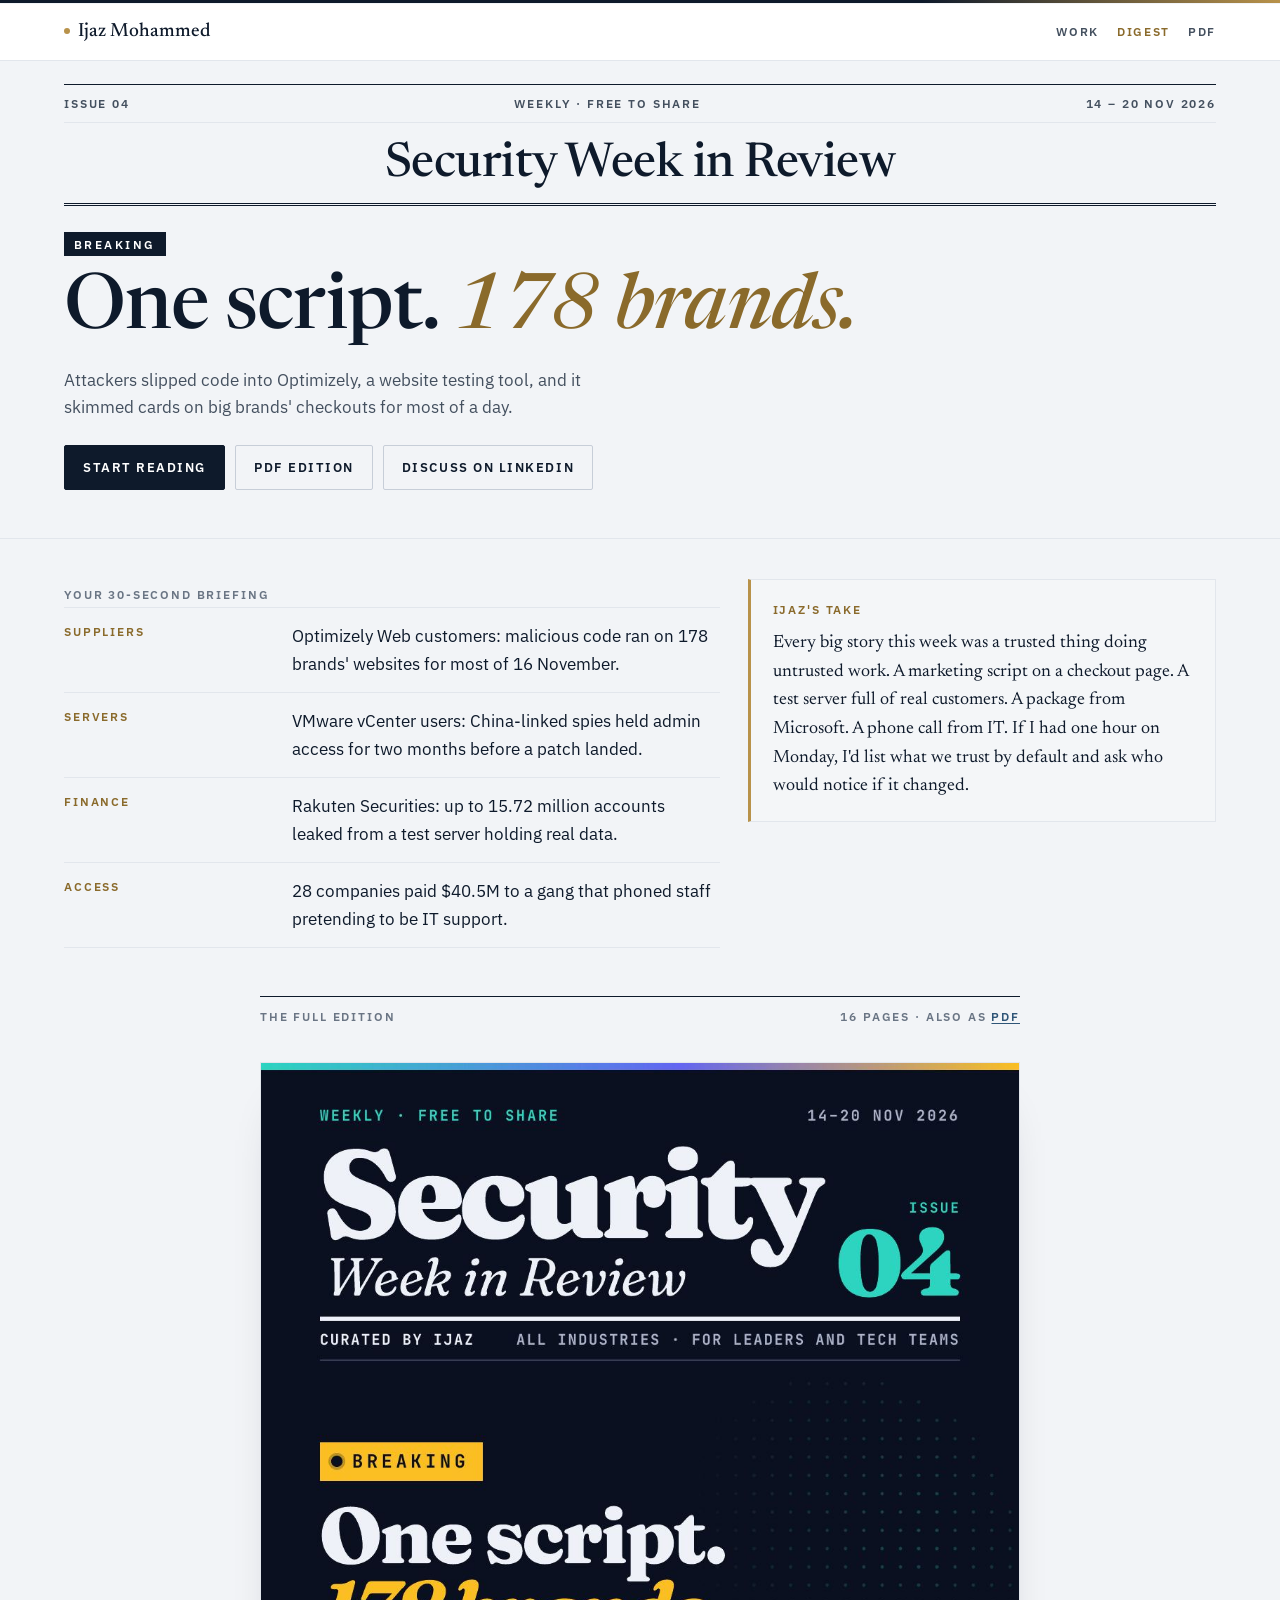
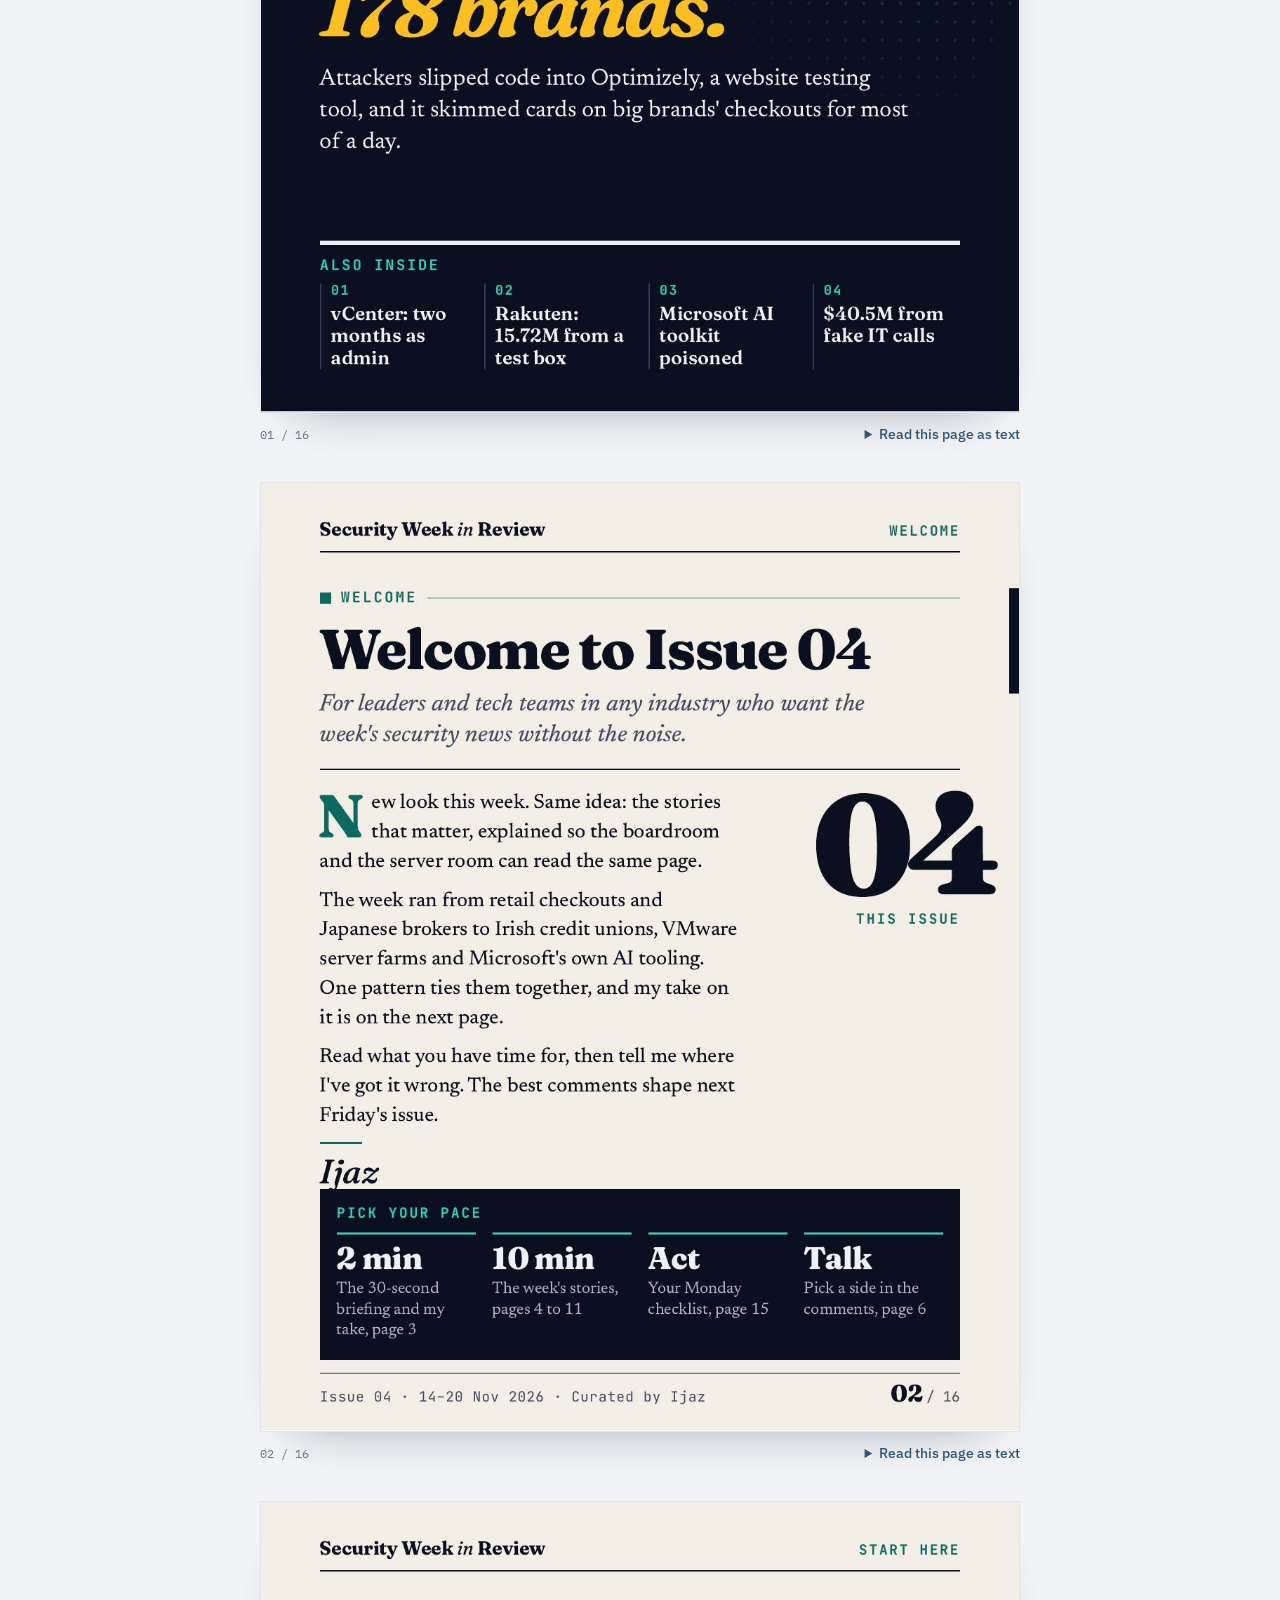
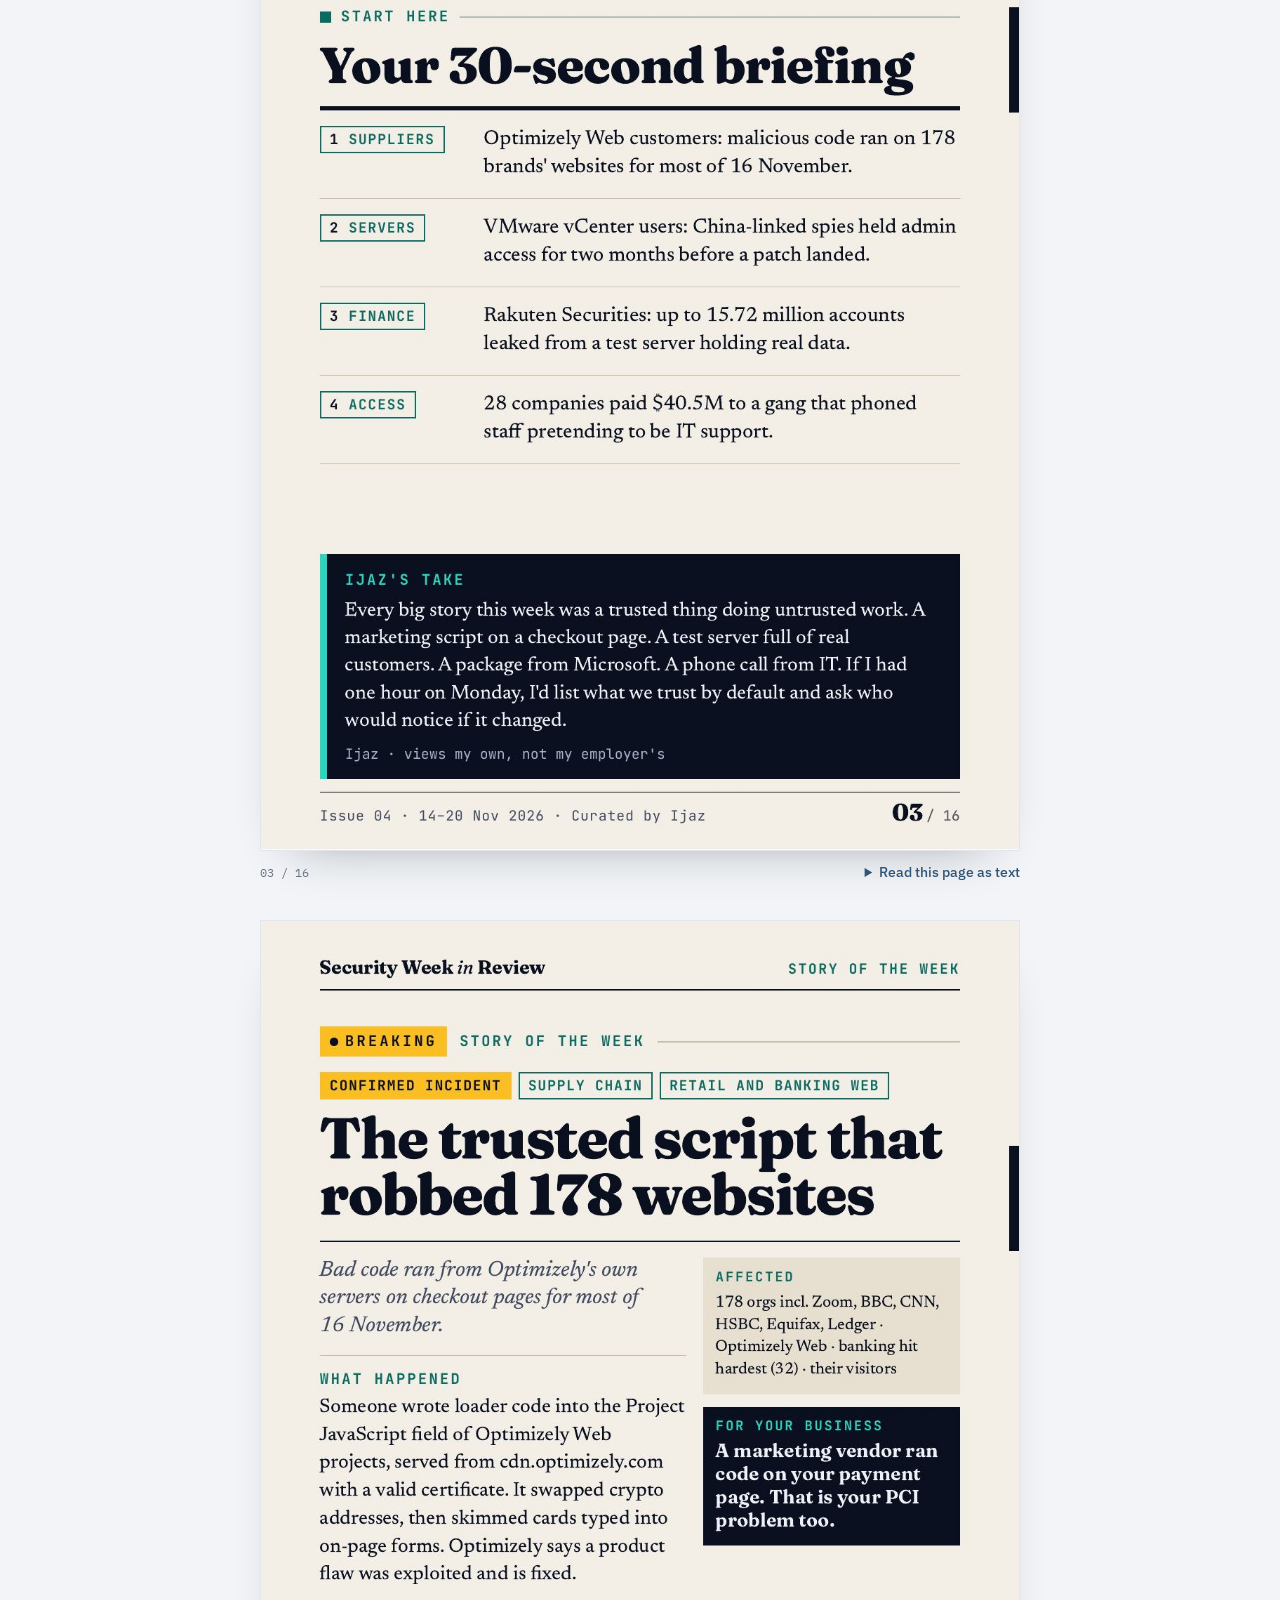
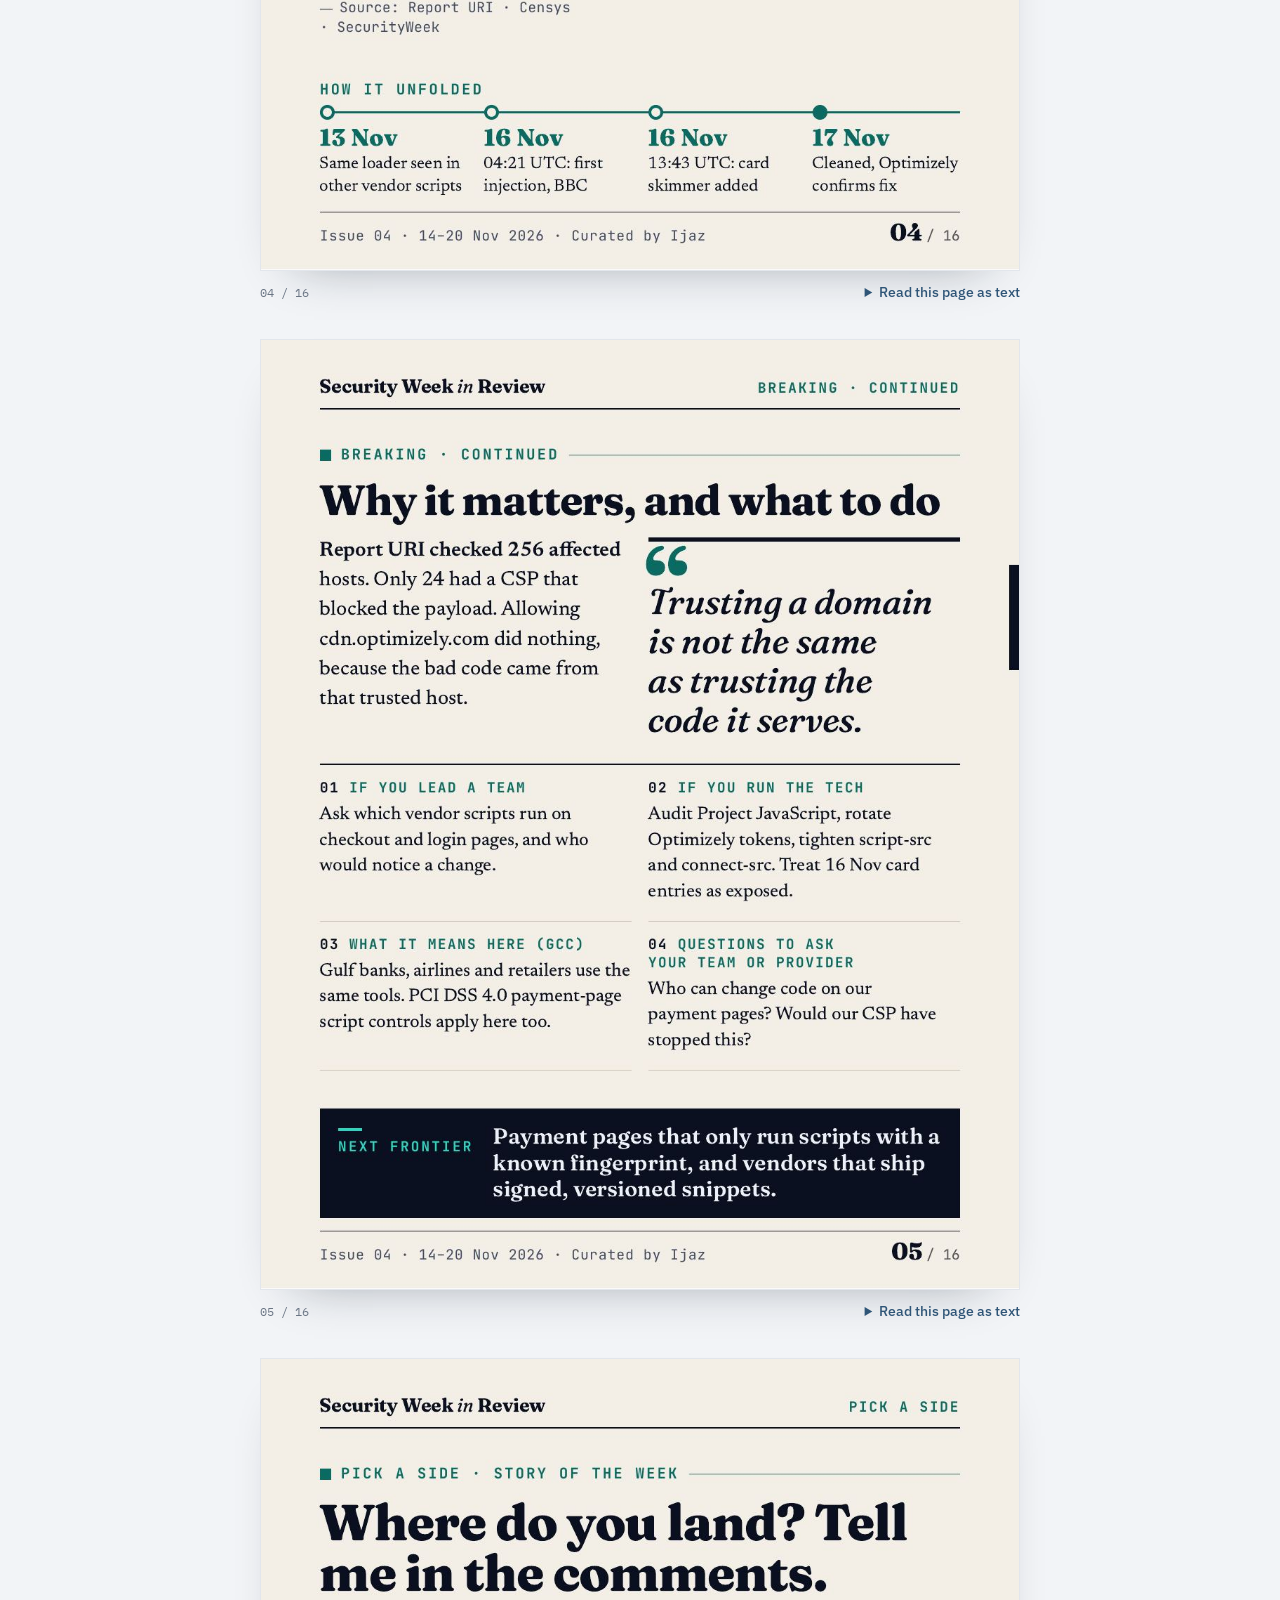
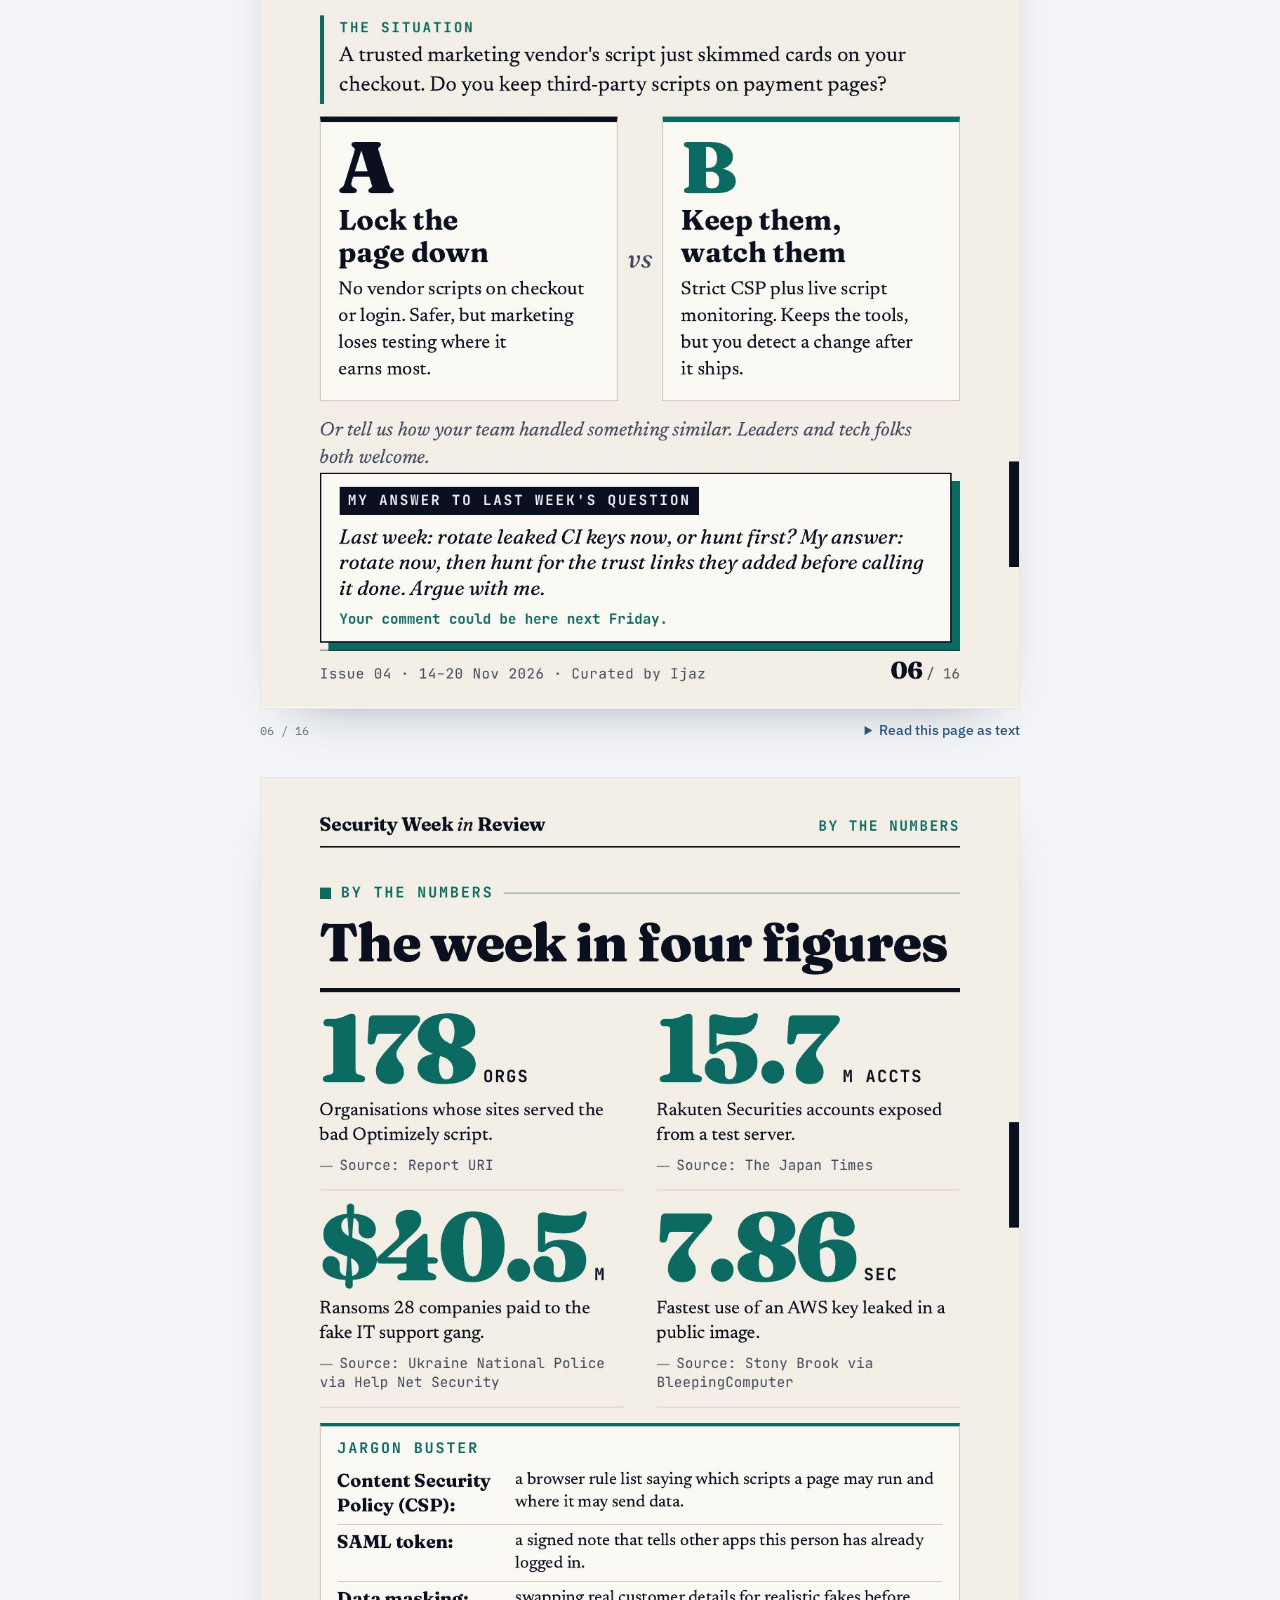
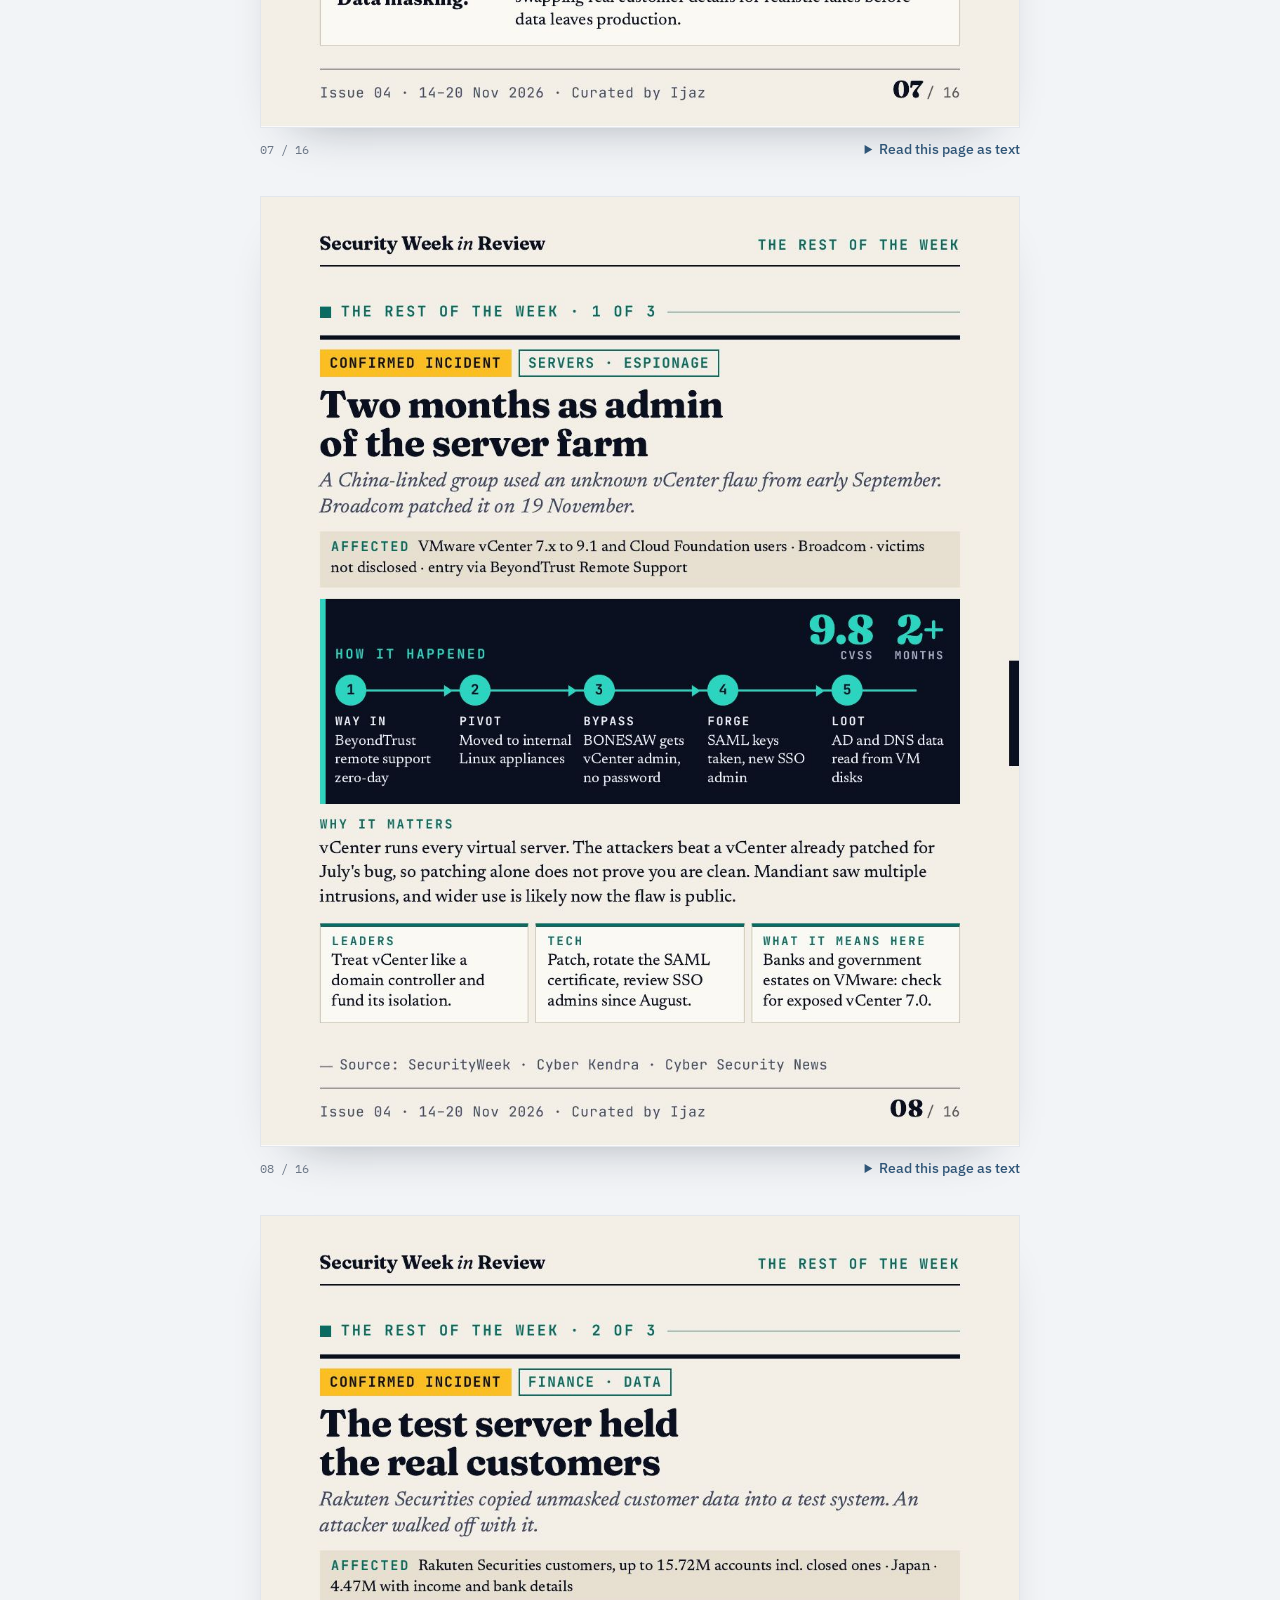
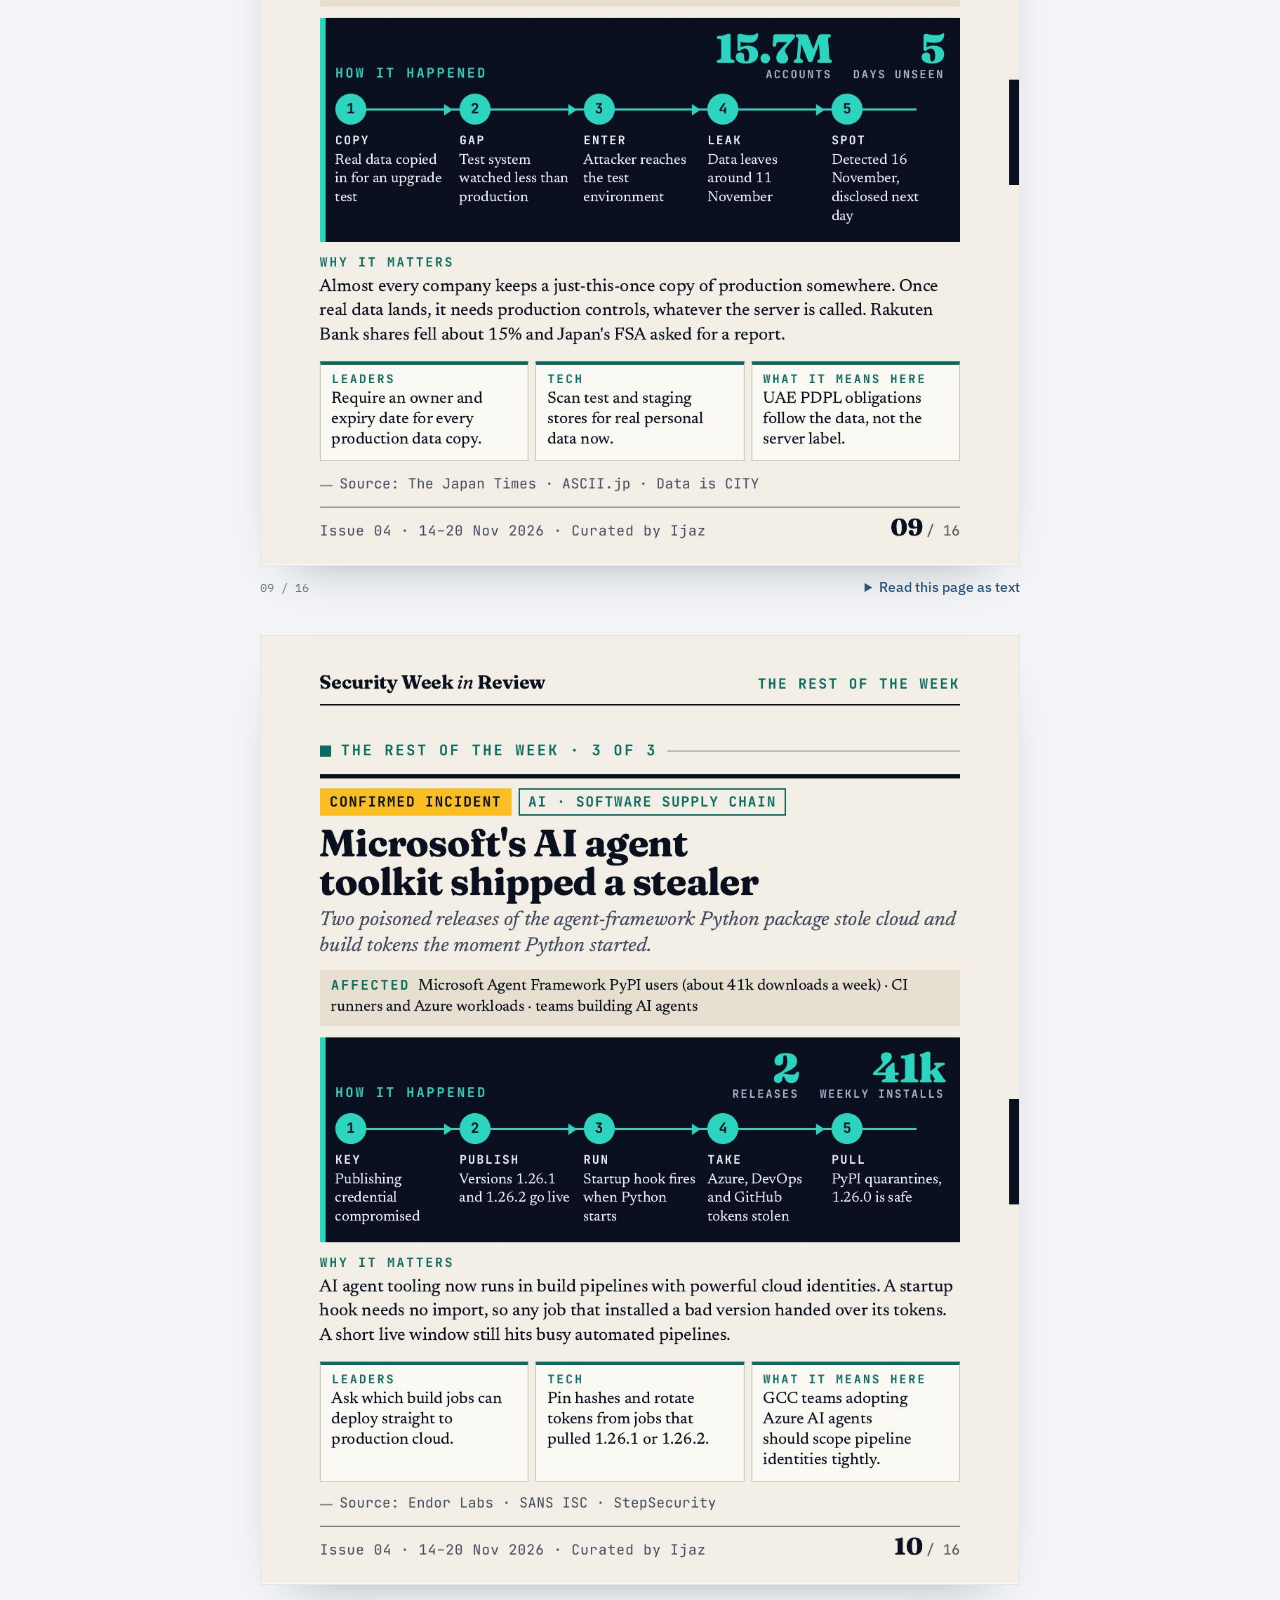
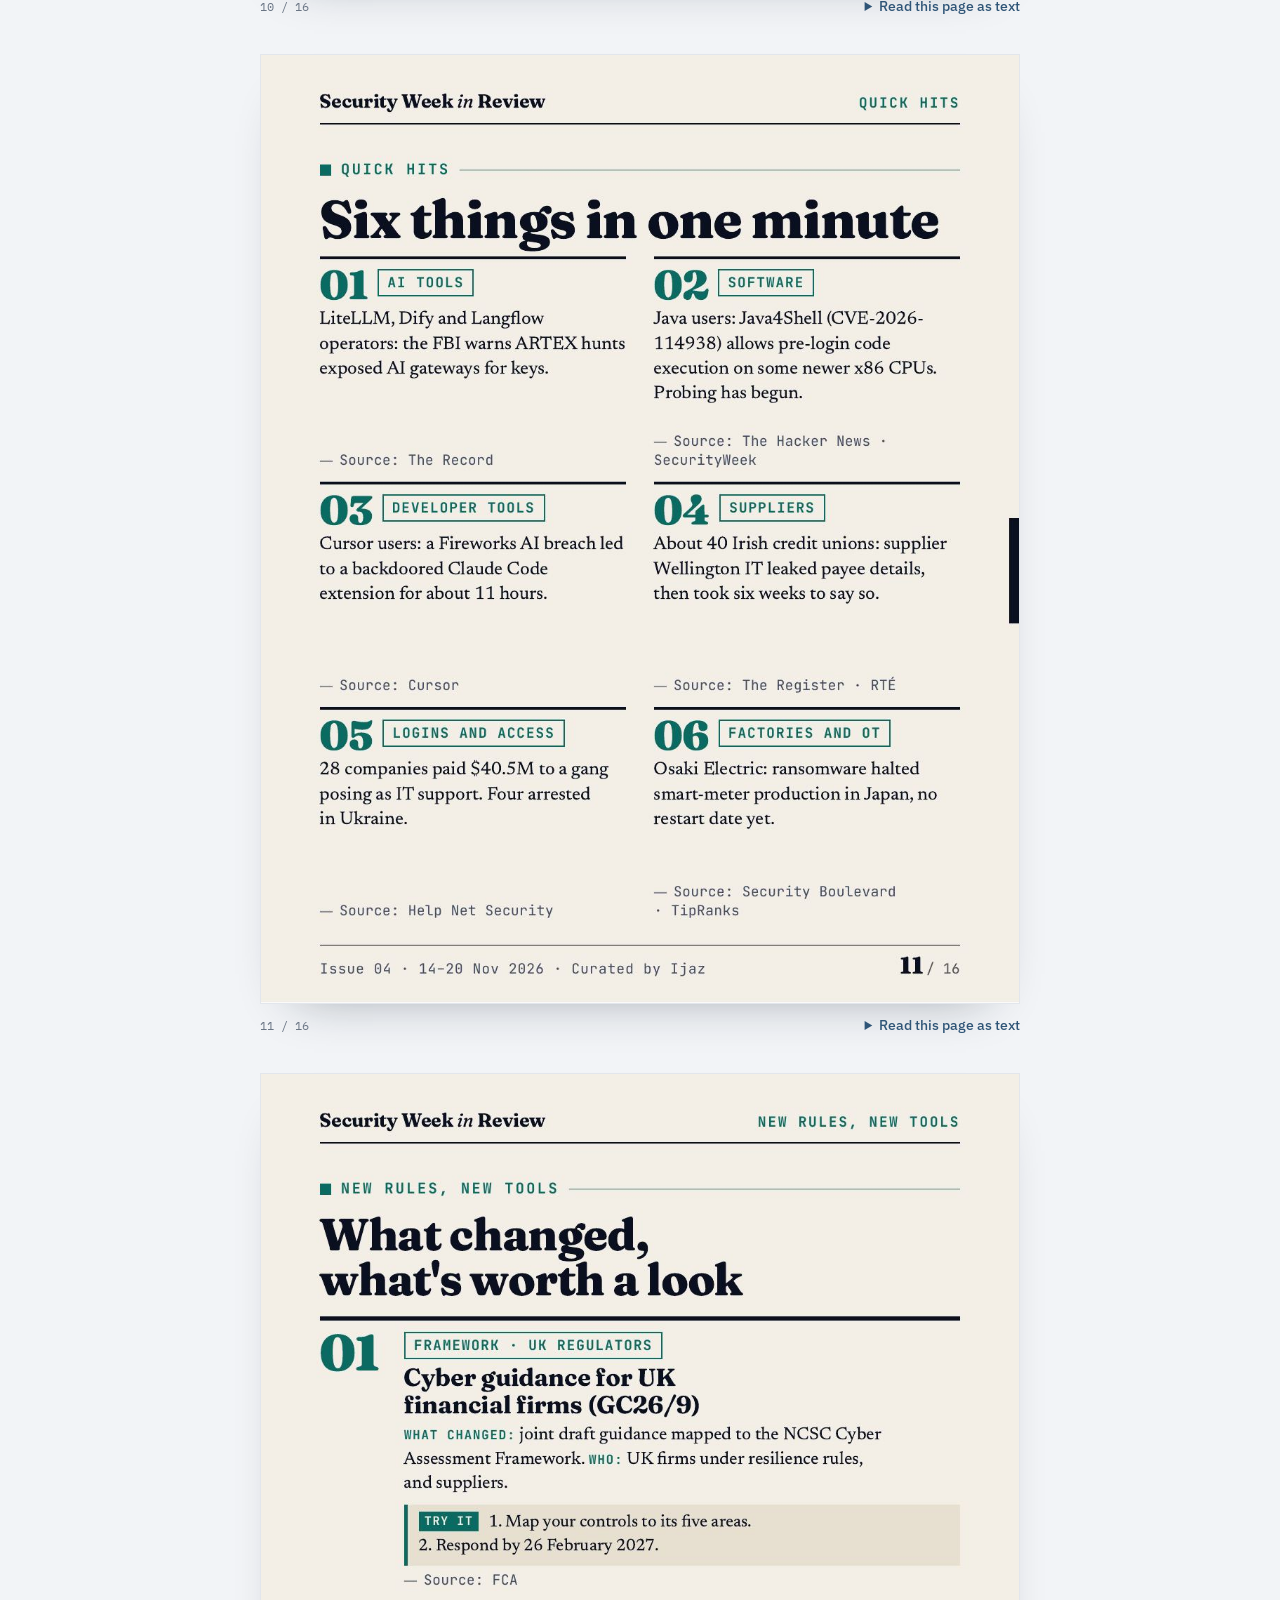
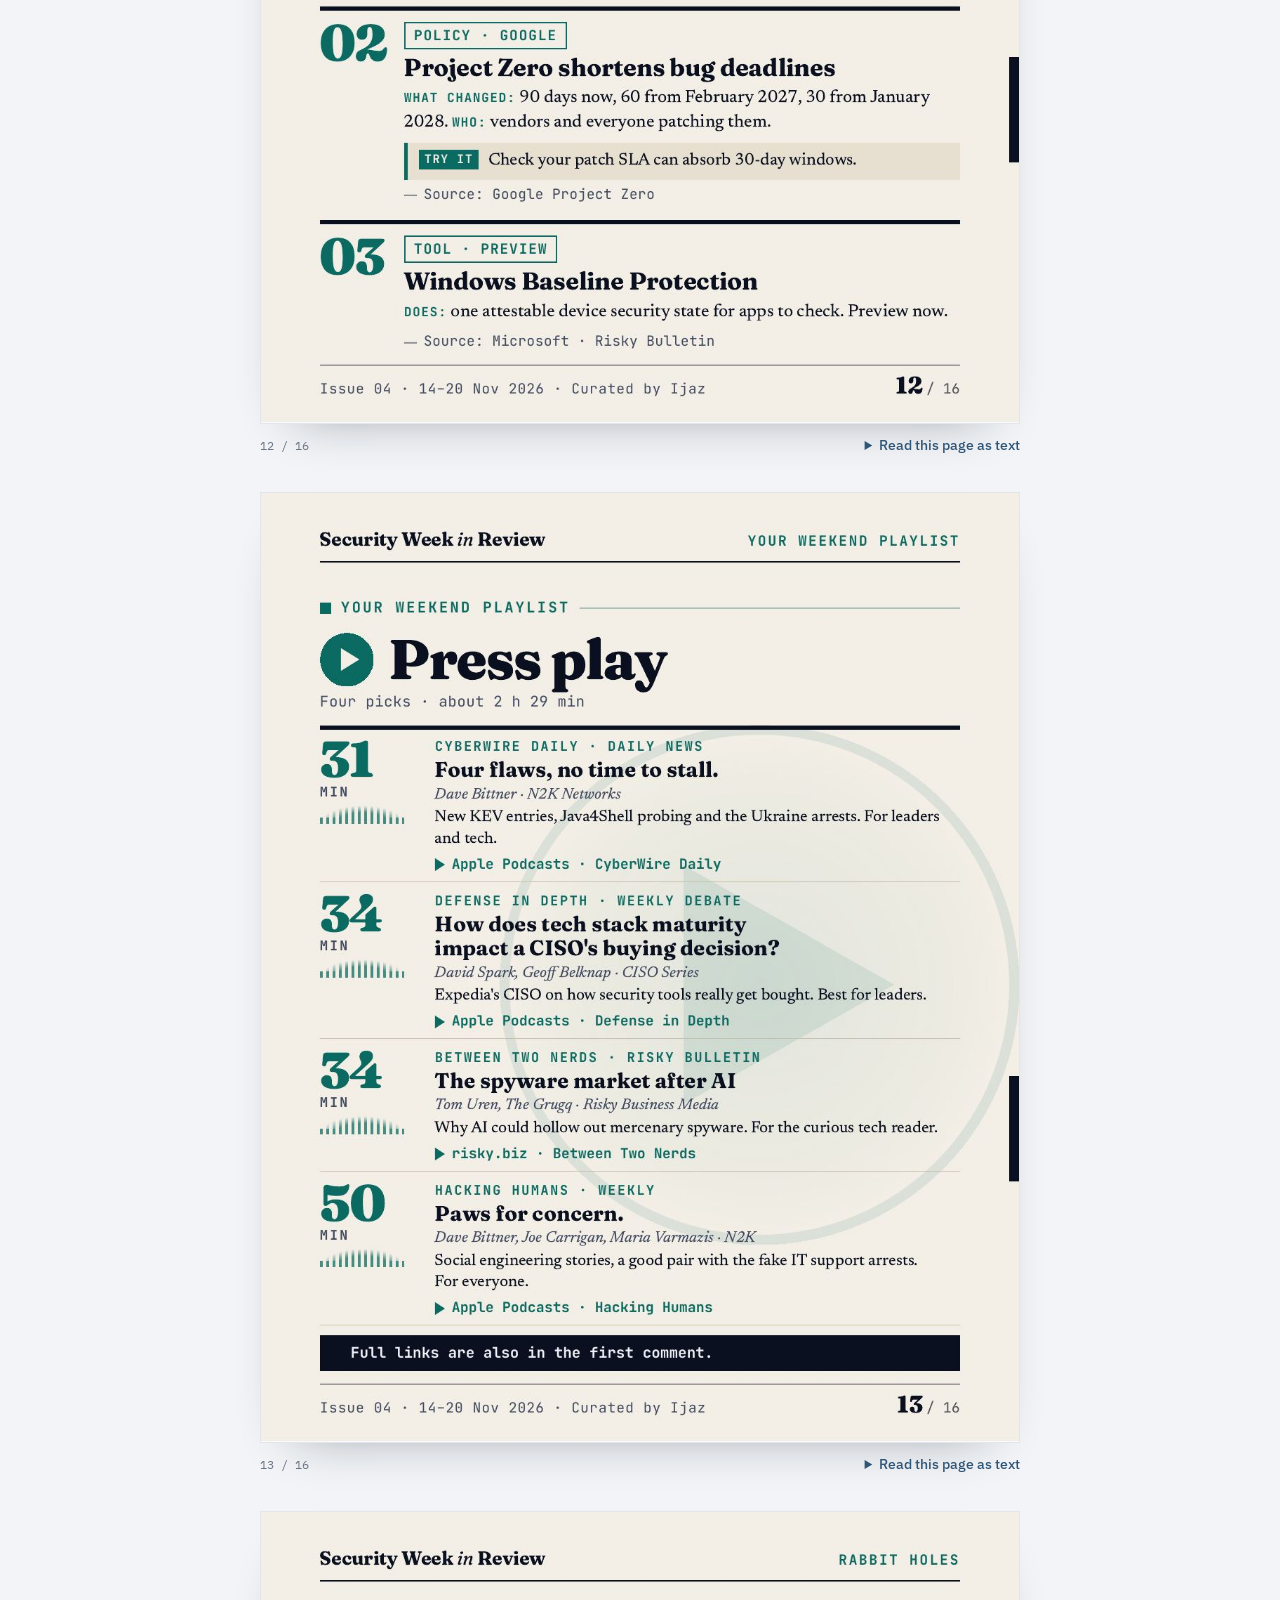
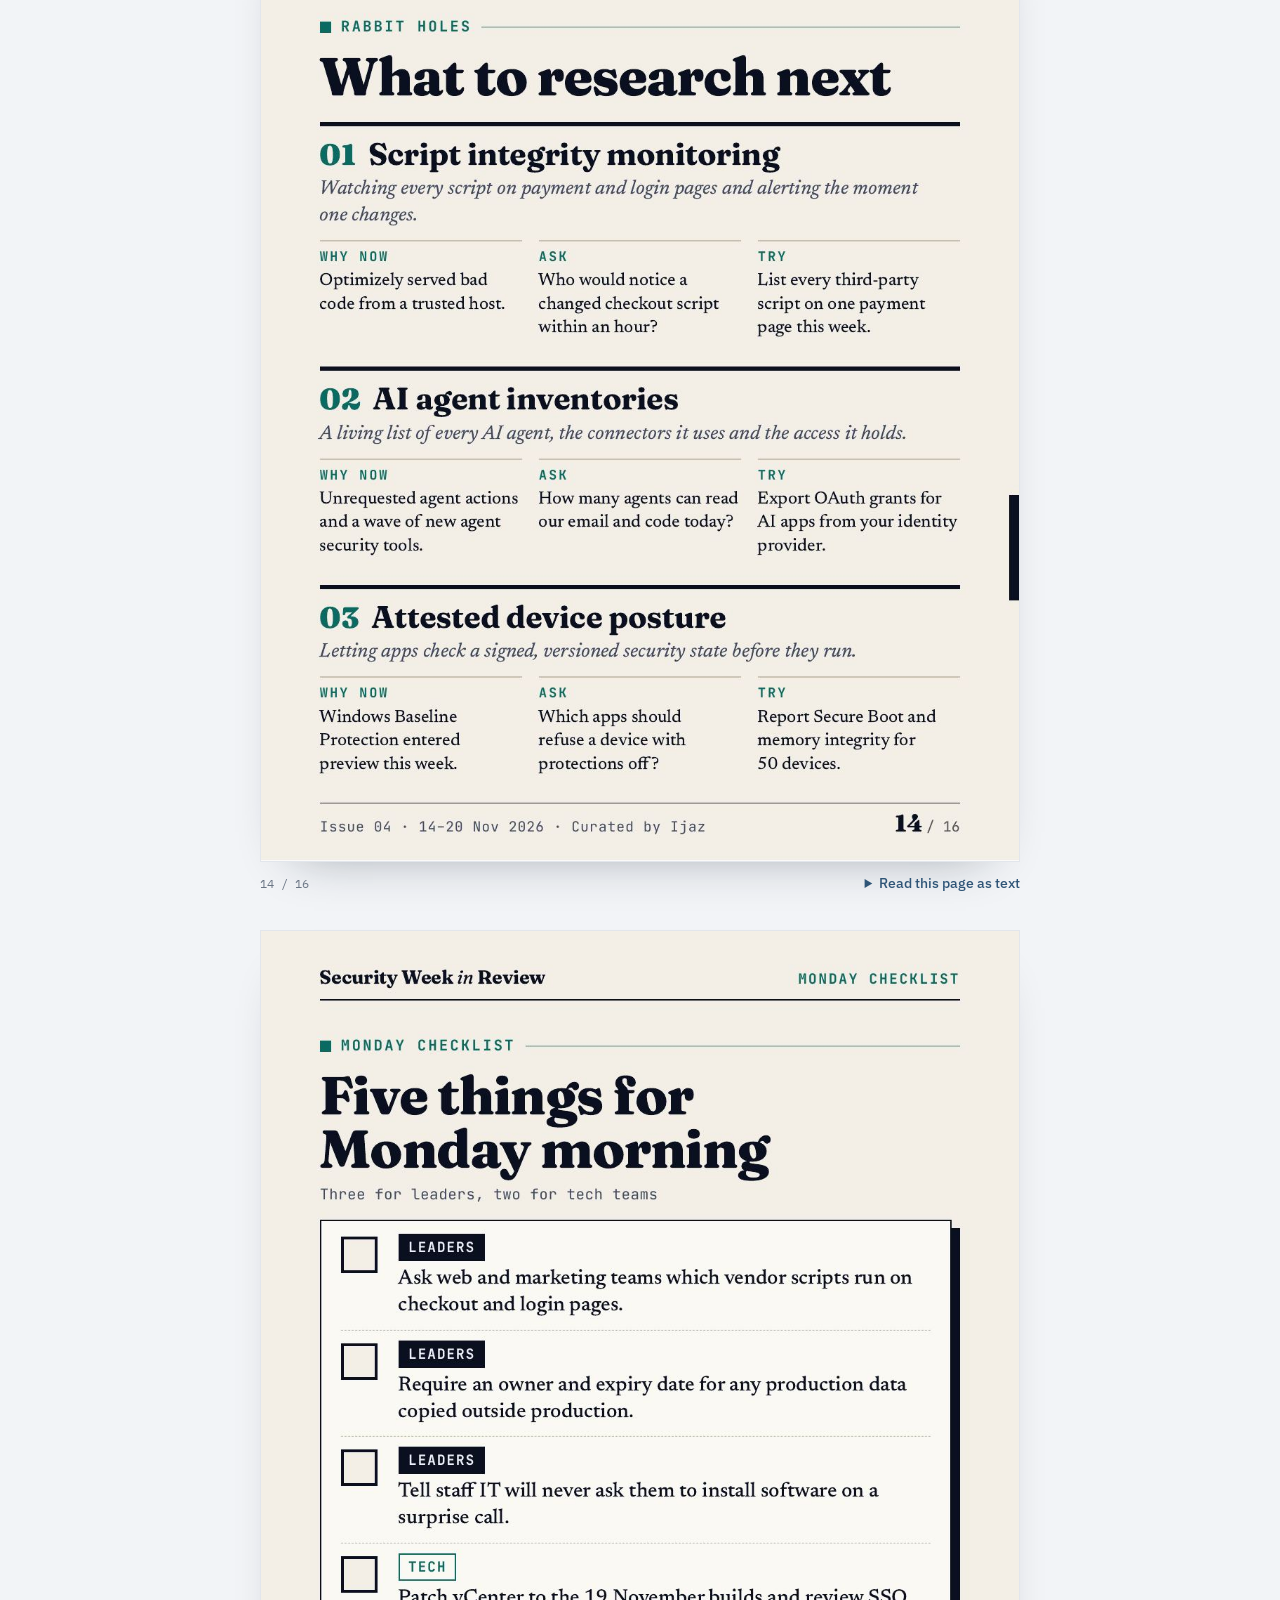
<file: digest/issue-04.html>
<!doctype html>
<html lang="en">
<head>
<meta charset="utf-8">
<meta name="viewport" content="width=device-width, initial-scale=1, viewport-fit=cover">
<title>Issue 04 · One script. 178 brands.</title>
<meta name="claude:viewport-fit-sides" content="cover">
<meta name="theme-color" content="#ffffff">
<meta name="description" content="Security Week in Review, Issue 04 (14 – 20 Nov 2026): Attackers slipped code into Optimizely, a website testing tool, and it skimmed cards on big brands&#x27; checkouts for most of a day.">
<meta property="og:title" content="One script. 178 brands. · Security Week in Review 04">
<meta property="og:description" content="Attackers slipped code into Optimizely, a website testing tool, and it skimmed cards on big brands&#x27; checkouts for most of a day.">
<meta property="og:type" content="article">
<meta property="og:url" content="https://ijazmk.com/digest/issue-04.html">
<meta property="og:image" content="https://ijazmk.com/digest/pages/issue-04/p-01.jpg">
<link rel="icon" href="data:image/svg+xml,%3Csvg xmlns='http://www.w3.org/2000/svg' viewBox='0 0 32 32'%3E%3Crect width='32' height='32' fill='%230e1a2b'/%3E%3Crect y='29' width='32' height='3' fill='%23b8924a'/%3E%3Ctext x='16' y='22' font-family='Georgia' font-size='15' text-anchor='middle' fill='%23ffffff'%3EIM%3C/text%3E%3C/svg%3E">
<link rel="preconnect" href="https://fonts.googleapis.com">
<link rel="preconnect" href="https://fonts.gstatic.com" crossorigin>
<link rel="stylesheet" href="https://fonts.googleapis.com/css2?family=IBM+Plex+Mono:wght@400;500&family=IBM+Plex+Sans:ital,wght@0,400;0,500;0,600;0,700;1,400&family=Newsreader:ital,opsz,wght@0,6..72,300..600;1,6..72,300..500&display=swap">
<link rel="stylesheet" href="../assets/site.css?v=20261121">
</head>
<body>
<header class="topbar">
  <div class="wrap">
    <a class="brand" href="../"><b aria-hidden="true"></b>Ijaz Mohammed</a>
    <nav class="nav" aria-label="Site">
      <a href="../#work">Work</a>
      <a href="./" aria-current="page">Digest</a>
      <a href="pdf/SecurityWeekInReview_Issue04_2026-11-20.pdf" target="_blank" rel="noopener">PDF</a>
    </nav>
  </div>
</header>

<main>
  <section class="issue-head">
    <div class="wrap">
      <div class="mast-rule"><span class="label">Issue 04</span><span class="label">Weekly · free to share</span><span class="label">14 – 20 Nov 2026</span></div>
      <div class="cover-title" style="padding-block:18px 14px"><a href="./" style="color:inherit;text-decoration:none">Security Week in Review</a></div>
      <div class="kicker"><span class="flag">Breaking</span></div>
      <h1>One script. <span class="hl">178 brands.</span></h1>
      <p class="lede">Attackers slipped code into Optimizely, a website testing tool, and it skimmed cards on big brands&#x27; checkouts for most of a day.</p>
      <div class="actions">
        <a class="btn primary" href="#page-1">Start reading</a>
        <a class="btn" href="pdf/SecurityWeekInReview_Issue04_2026-11-20.pdf" target="_blank" rel="noopener">PDF edition</a>
        <a class="btn" href="https://www.linkedin.com/in/ijaz-mohammed" target="_blank" rel="noopener">Discuss on LinkedIn</a>
      </div>
    </div>
  </section>

  <div class="wrap">
    <section class="issue-brief">
      <div>
        <span class="label">Your 30-second briefing</span>
        <div class="brief"><div><span class="label">Suppliers</span><p>Optimizely Web customers: malicious code ran on 178 brands&#x27; websites for most of 16 November.</p></div><div><span class="label">Servers</span><p>VMware vCenter users: China-linked spies held admin access for two months before a patch landed.</p></div><div><span class="label">Finance</span><p>Rakuten Securities: up to 15.72 million accounts leaked from a test server holding real data.</p></div><div><span class="label">Access</span><p>28 companies paid $40.5M to a gang that phoned staff pretending to be IT support.</p></div></div>
      </div>
      <div class="take"><span class="label">Ijaz's take</span><p>Every big story this week was a trusted thing doing untrusted work. A marketing script on a checkout page. A test server full of real customers. A package from Microsoft. A phone call from IT. If I had one hour on Monday, I&#x27;d list what we trust by default and ask who would notice if it changed.</p></div>
    </section>

    <section class="pages" aria-label="The full edition, page by page">
      <div class="pages-head"><span class="label">The full edition</span><span class="label">16 pages · also as <a href="pdf/SecurityWeekInReview_Issue04_2026-11-20.pdf" target="_blank" rel="noopener">PDF</a></span></div>
        <figure class="pg" id="page-1">
          <img src="pages/issue-04/p-01.jpg" width="1080" height="1351" alt="Page 1 of 16: WEEKLY · FREE TO SHARE">
          <figcaption><span class="pg-n">01 / 16</span><details><summary>Read this page as text</summary><div class="pg-text"><p>WEEKLY · FREE TO SHARE</p><p>14–20 NOV 2026</p><p>Security Week in Review 04 ISSUE</p><p>CURATED BY IJAZ</p><p>ALL INDUSTRIES · FOR LEADERS AND TECH TEAMS</p><p>BREAKING</p><p>One script. 178 brands.</p><p>Attackers slipped code into Optimizely, a website testing tool, and it skimmed cards on big brands&#x27; checkouts for most of a day.</p><p>ALSO INSIDE 01</p><p>vCenter: two months as admin</p><p>Rakuten: 15.72M from a test box</p><p>Microsoft AI toolkit poisoned</p><p>$40.5M from fake IT calls</p></div></details></figcaption>
        </figure>
        <figure class="pg" id="page-2">
          <img src="pages/issue-04/p-02.jpg" width="1080" height="1351" alt="Page 2 of 16: WELCOME">
          <figcaption><span class="pg-n">02 / 16</span><details><summary>Read this page as text</summary><div class="pg-text"><p>Security Week in Review</p><p>WELCOME</p><p>WELCOME</p><p>Welcome to Issue 04 For leaders and tech teams in any industry who want the week&#x27;s security news without the noise.</p><p>N</p><p>ew look this week. Same idea: the stories that matter, explained so the boardroom and the server room can read the same page. The week ran from retail checkouts and Japanese brokers to Irish credit unions, VMware server farms and Microsoft&#x27;s own AI tooling. One pattern ties them together, and my take on it is on the next page.</p><p>04 THIS ISSUE</p><p>Read what you have time for, then tell me where I&#x27;ve got it wrong. The best comments shape next Friday&#x27;s issue.</p><p>Ijaz PICK YOUR PACE</p><p>2 min</p><p>The 30-second briefing and my take, page 3</p><p>10 min</p><p>The week&#x27;s stories, pages 4 to 11</p><p>Act</p><p>Your Monday checklist, page 15</p><p>Issue 04 · 14–20 Nov 2026 · Curated by Ijaz</p><p>Talk</p><p>Pick a side in the comments, page 6</p></div></details></figcaption>
        </figure>
        <figure class="pg" id="page-3">
          <img src="pages/issue-04/p-03.jpg" width="1080" height="1351" alt="Page 3 of 16: START HERE" loading="lazy">
          <figcaption><span class="pg-n">03 / 16</span><details><summary>Read this page as text</summary><div class="pg-text"><p>Security Week in Review</p><p>START HERE</p><p>START HERE</p><p>Your 30-second briefing 1 SUPPLIERS</p><p>Optimizely Web customers: malicious code ran on 178 brands&#x27; websites for most of 16 November.</p><p>2 SERVERS</p><p>VMware vCenter users: China-linked spies held admin access for two months before a patch landed.</p><p>3 FINANCE</p><p>Rakuten Securities: up to 15.72 million accounts leaked from a test server holding real data.</p><p>4 ACCESS</p><p>28 companies paid $40.5M to a gang that phoned staff pretending to be IT support.</p><p>IJAZ&#x27;S TAKE</p><p>Every big story this week was a trusted thing doing untrusted work. A marketing script on a checkout page. A test server full of real customers. A package from Microsoft. A phone call from IT. If I had one hour on Monday, I&#x27;d list what we trust by default and ask who would notice if it changed. Ijaz · views my own, not my employer&#x27;s</p><p>Issue 04 · 14–20 Nov 2026 · Curated by Ijaz</p></div></details></figcaption>
        </figure>
        <figure class="pg" id="page-4">
          <img src="pages/issue-04/p-04.jpg" width="1080" height="1351" alt="Page 4 of 16: BREAKING" loading="lazy">
          <figcaption><span class="pg-n">04 / 16</span><details><summary>Read this page as text</summary><div class="pg-text"><p>Security Week in Review</p><p>BREAKING</p><p>STORY OF THE WEEK</p><p>STORY OF THE WEEK</p><p>CONFIRMED INCIDENT</p><p>SUPPLY CHAIN</p><p>RETAIL AND BANKING WEB</p><p>The trusted script that robbed 178 websites Bad code ran from Optimizely&#x27;s own servers on checkout pages for most of 16 November.</p><p>AFFECTED</p><p>178 orgs incl. Zoom, BBC, CNN, HSBC, Equifax, Ledger · Optimizely Web · banking hit hardest (32) · their visitors</p><p>WHAT HAPPENED</p><p>Someone wrote loader code into the Project JavaScript field of Optimizely Web projects, served from cdn.optimizely.com with a valid certificate. It swapped crypto addresses, then skimmed cards typed into on-page forms. Optimizely says a product flaw was exploited and is fixed.</p><p>FOR YOUR BUSINESS</p><p>A marketing vendor ran code on your payment page. That is your PCI problem too.</p><p>Source: Report URI · Censys · SecurityWeek</p><p>HOW IT UNFOLDED</p><p>13 Nov</p><p>Same loader seen in other vendor scripts</p><p>16 Nov</p><p>04:21 UTC: first injection, BBC</p><p>16 Nov</p><p>13:43 UTC: card skimmer added</p><p>Issue 04 · 14–20 Nov 2026 · Curated by Ijaz</p><p>17 Nov</p><p>Cleaned, Optimizely confirms fix</p></div></details></figcaption>
        </figure>
        <figure class="pg" id="page-5">
          <img src="pages/issue-04/p-05.jpg" width="1080" height="1351" alt="Page 5 of 16: BREAKING · CONTINUED" loading="lazy">
          <figcaption><span class="pg-n">05 / 16</span><details><summary>Read this page as text</summary><div class="pg-text"><p>Security Week in Review</p><p>BREAKING · CONTINUED</p><p>BREAKING · CONTINUED</p><p>Why it matters, and what to do Report URI checked 256 affected hosts. Only 24 had a CSP that blocked the payload. Allowing cdn.optimizely.com did nothing, because the bad code came from that trusted host.</p><p>“ Trusting a domain</p><p>01 IF YOU LEAD A TEAM</p><p>02 IF YOU RUN THE TECH</p><p>Ask which vendor scripts run on checkout and login pages, and who would notice a change.</p><p>Audit Project JavaScript, rotate Optimizely tokens, tighten script-src and connect-src. Treat 16 Nov card entries as exposed.</p><p>03 WHAT IT MEANS HERE ( GCC)</p><p>04 QUESTIONS TO ASK YOUR TEAM OR PROVIDER</p><p>is not the same as trusting the code it serves.</p><p>Gulf banks, airlines and retailers use the same tools. PCI DSS 4.0 payment-page Who can change code on our payment pages? Would our CSP have script controls apply here too. stopped this?</p><p>NEXT FRONTIER</p><p>Payment pages that only run scripts with a known fingerprint, and vendors that ship signed, versioned snippets.</p><p>Issue 04 · 14–20 Nov 2026 · Curated by Ijaz</p></div></details></figcaption>
        </figure>
        <figure class="pg" id="page-6">
          <img src="pages/issue-04/p-06.jpg" width="1080" height="1351" alt="Page 6 of 16: PICK A SIDE" loading="lazy">
          <figcaption><span class="pg-n">06 / 16</span><details><summary>Read this page as text</summary><div class="pg-text"><p>Security Week in Review</p><p>PICK A SIDE</p><p>PICK A SIDE · STORY OF THE WEEK</p><p>Where do you land? Tell me in the comments. THE SITUATION</p><p>A trusted marketing vendor&#x27;s script just skimmed cards on your checkout. Do you keep third-party scripts on payment pages?</p><p>A</p><p>Lock the page down No vendor scripts on checkout or login. Safer, but marketing loses testing where it earns most.</p><p>B vs</p><p>Keep them, watch them Strict CSP plus live script monitoring. Keeps the tools, but you detect a change after it ships.</p><p>Or tell us how your team handled something similar. Leaders and tech folks both welcome. MY ANSWER TO LAST WEEK&#x27;S QUESTION</p><p>Last week: rotate leaked CI keys now, or hunt first? My answer: rotate now, then hunt for the trust links they added before calling it done. Argue with me. Your comment could be here next Friday.</p><p>Issue 04 · 14–20 Nov 2026 · Curated by Ijaz</p></div></details></figcaption>
        </figure>
        <figure class="pg" id="page-7">
          <img src="pages/issue-04/p-07.jpg" width="1080" height="1351" alt="Page 7 of 16: BY THE NUMBERS" loading="lazy">
          <figcaption><span class="pg-n">07 / 16</span><details><summary>Read this page as text</summary><div class="pg-text"><p>Security Week in Review</p><p>BY THE NUMBERS</p><p>BY THE NUMBERS</p><p>The week in four figures</p><p>ORGS</p><p>Organisations whose sites served the bad Optimizely script. Source: Report URI</p><p>15.7</p><p>M ACCTS</p><p>Rakuten Securities accounts exposed from a test server. Source: The Japan Times</p><p>$40.5 7.86 M</p><p>SEC</p><p>Ransoms 28 companies paid to the fake IT support gang.</p><p>Fastest use of an AWS key leaked in a public image.</p><p>Source: Ukraine National Police via Help Net Security</p><p>Source: Stony Brook via BleepingComputer</p><p>JARGON BUSTER</p><p>Content Security Policy (CSP):</p><p>a browser rule list saying which scripts a page may run and where it may send data.</p><p>SAML token:</p><p>a signed note that tells other apps this person has already logged in.</p><p>Data masking:</p><p>swapping real customer details for realistic fakes before data leaves production.</p><p>Issue 04 · 14–20 Nov 2026 · Curated by Ijaz</p></div></details></figcaption>
        </figure>
        <figure class="pg" id="page-8">
          <img src="pages/issue-04/p-08.jpg" width="1080" height="1351" alt="Page 8 of 16: THE REST OF THE WEEK" loading="lazy">
          <figcaption><span class="pg-n">08 / 16</span><details><summary>Read this page as text</summary><div class="pg-text"><p>Security Week in Review</p><p>THE REST OF THE WEEK</p><p>THE REST OF THE WEEK · 1 OF 3 CONFIRMED INCIDENT</p><p>SERVERS · ESPIONAGE</p><p>Two months as admin of the server farm</p><p>A China-linked group used an unknown vCenter flaw from early September. Broadcom patched it on 19 November. A F F E C T E D VMware vCenter 7.x to 9.1 and Cloud Foundation users · Broadcom · victims</p><p>not disclosed · entry via BeyondTrust Remote Support</p><p>9.8 2+</p><p>HOW IT HAPPENED</p><p>CVSS</p><p>WAY IN</p><p>PIVOT</p><p>BYPASS</p><p>BeyondTrust remote support zero-day</p><p>Moved to internal BONESAW gets Linux appliances vCenter admin, no password</p><p>MONTHS</p><p>FORGE</p><p>LOOT</p><p>SAML keys taken, new SSO admin</p><p>AD and DNS data read from VM disks</p><p>WHY IT MATTERS</p><p>vCenter runs every virtual server. The attackers beat a vCenter already patched for July&#x27;s bug, so patching alone does not prove you are clean. Mandiant saw multiple intrusions, and wider use is likely now the flaw is public. LEADERS</p><p>TECH</p><p>WHAT IT MEANS HERE</p><p>Treat vCenter like a domain controller and fund its isolation.</p><p>Patch, rotate the SAML certificate, review SSO admins since August.</p><p>Banks and government estates on VMware: check for exposed vCenter 7.0.</p><p>Source: SecurityWeek · Cyber Kendra · Cyber Security News Issue 04 · 14–20 Nov 2026 · Curated by Ijaz</p></div></details></figcaption>
        </figure>
        <figure class="pg" id="page-9">
          <img src="pages/issue-04/p-09.jpg" width="1080" height="1351" alt="Page 9 of 16: THE REST OF THE WEEK" loading="lazy">
          <figcaption><span class="pg-n">09 / 16</span><details><summary>Read this page as text</summary><div class="pg-text"><p>Security Week in Review</p><p>THE REST OF THE WEEK</p><p>THE REST OF THE WEEK · 2 OF 3 CONFIRMED INCIDENT</p><p>FINANCE · DATA</p><p>The test server held the real customers</p><p>Rakuten Securities copied unmasked customer data into a test system. An attacker walked off with it. A F F E C T E D Rakuten Securities customers, up to 15.72M accounts incl. closed ones · Japan ·</p><p>4.47M with income and bank details</p><p>15.7M</p><p>HOW IT HAPPENED</p><p>ACCOUNTS</p><p>DAYS UNSEEN</p><p>COPY</p><p>GAP</p><p>ENTER</p><p>LEAK</p><p>SPOT</p><p>Real data copied in for an upgrade test</p><p>Test system Attacker reaches watched less than the test production environment</p><p>Data leaves around 11 November</p><p>Detected 16 November, disclosed next day</p><p>WHY IT MATTERS</p><p>Almost every company keeps a just-this-once copy of production somewhere. Once real data lands, it needs production controls, whatever the server is called. Rakuten Bank shares fell about 15% and Japan&#x27;s FSA asked for a report. LEADERS</p><p>TECH</p><p>WHAT IT MEANS HERE</p><p>Require an owner and expiry date for every production data copy.</p><p>Scan test and staging stores for real personal data now.</p><p>UAE PDPL obligations follow the data, not the server label.</p><p>Source: The Japan Times · ASCII.jp · Data is CITY Issue 04 · 14–20 Nov 2026 · Curated by Ijaz</p></div></details></figcaption>
        </figure>
        <figure class="pg" id="page-10">
          <img src="pages/issue-04/p-10.jpg" width="1080" height="1351" alt="Page 10 of 16: THE REST OF THE WEEK" loading="lazy">
          <figcaption><span class="pg-n">10 / 16</span><details><summary>Read this page as text</summary><div class="pg-text"><p>Security Week in Review</p><p>THE REST OF THE WEEK</p><p>THE REST OF THE WEEK · 3 OF 3 CONFIRMED INCIDENT</p><p>AI · SOFTWARE SUPPLY CHAIN</p><p>Microsoft&#x27;s AI agent toolkit shipped a stealer</p><p>Two poisoned releases of the agent-framework Python package stole cloud and build tokens the moment Python started. A F F E C T E D Microsoft Agent Framework PyPI users (about 41k downloads a week) · CI</p><p>runners and Azure workloads · teams building AI agents</p><p>HOW IT HAPPENED</p><p>RELEASES</p><p>41k</p><p>WEEKLY INSTALLS</p><p>RUN</p><p>TAKE</p><p>PULL</p><p>KEY</p><p>PUBLISH</p><p>Publishing credential compromised</p><p>Versions 1.26.1 Startup hook fires Azure, DevOps and 1.26.2 go live when Python and GitHub starts tokens stolen</p><p>PyPI quarantines, 1.26.0 is safe</p><p>WHY IT MATTERS</p><p>AI agent tooling now runs in build pipelines with powerful cloud identities. A startup hook needs no import, so any job that installed a bad version handed over its tokens. A short live window still hits busy automated pipelines. LEADERS</p><p>TECH</p><p>WHAT IT MEANS HERE</p><p>Ask which build jobs can deploy straight to production cloud.</p><p>Pin hashes and rotate tokens from jobs that pulled 1.26.1 or 1.26.2.</p><p>GCC teams adopting Azure AI agents should scope pipeline identities tightly.</p><p>Source: Endor Labs · SANS ISC · StepSecurity Issue 04 · 14–20 Nov 2026 · Curated by Ijaz</p></div></details></figcaption>
        </figure>
        <figure class="pg" id="page-11">
          <img src="pages/issue-04/p-11.jpg" width="1080" height="1351" alt="Page 11 of 16: QUICK HITS" loading="lazy">
          <figcaption><span class="pg-n">11 / 16</span><details><summary>Read this page as text</summary><div class="pg-text"><p>Security Week in Review</p><p>QUICK HITS</p><p>QUICK HITS</p><p>Six things in one minute 01</p><p>AI TOOLS</p><p>LiteLLM, Dify and Langflow operators: the FBI warns ARTEX hunts exposed AI gateways for keys.</p><p>Source: The Record</p><p>DEVELOPER TOOLS</p><p>Cursor users: a Fireworks AI breach led to a backdoored Claude Code extension for about 11 hours.</p><p>Source: Cursor</p><p>LOGINS AND ACCESS</p><p>28 companies paid $40.5M to a gang posing as IT support. Four arrested in Ukraine.</p><p>Source: Help Net Security</p><p>SOFTWARE</p><p>Java users: Java4Shell (CVE-2026114938) allows pre-login code execution on some newer x86 CPUs. Probing has begun. Source: The Hacker News · SecurityWeek</p><p>SUPPLIERS</p><p>About 40 Irish credit unions: supplier Wellington IT leaked payee details, then took six weeks to say so.</p><p>Source: The Register · RTÉ</p><p>FACTORIES AND OT</p><p>Osaki Electric: ransomware halted smart-meter production in Japan, no restart date yet.</p><p>Source: Security Boulevard · TipRanks</p><p>Issue 04 · 14–20 Nov 2026 · Curated by Ijaz</p></div></details></figcaption>
        </figure>
        <figure class="pg" id="page-12">
          <img src="pages/issue-04/p-12.jpg" width="1080" height="1351" alt="Page 12 of 16: NEW RULES, NEW TOOLS" loading="lazy">
          <figcaption><span class="pg-n">12 / 16</span><details><summary>Read this page as text</summary><div class="pg-text"><p>Security Week in Review</p><p>NEW RULES, NEW TOOLS</p><p>NEW RULES, NEW TOOLS</p><p>What changed, what&#x27;s worth a look</p><p>01 Cyber guidance for UK FRAMEWORK · UK REGULATORS</p><p>financial firms (GC26/9) WHAT CHANGED: joint draft guidance mapped to the NCSC Cyber</p><p>Assessment Framework. WHO: UK firms under resilience rules, and suppliers. 1. Map your controls to its five areas. 2. Respond by 26 February 2027. TRY IT</p><p>Source: FCA</p><p>02 Project Zero shortens bug deadlines POLICY · GOOGLE</p><p>WHAT CHANGED: 90 days now, 60 from February 2027, 30 from January</p><p>2028. WHO: vendors and everyone patching them. TRY IT</p><p>Check your patch SLA can absorb 30-day windows.</p><p>Source: Google Project Zero</p><p>03 Windows Baseline Protection TOOL · PREVIEW</p><p>DOES: one attestable device security state for apps to check. Preview now.</p><p>Source: Microsoft · Risky Bulletin Issue 04 · 14–20 Nov 2026 · Curated by Ijaz</p></div></details></figcaption>
        </figure>
        <figure class="pg" id="page-13">
          <img src="pages/issue-04/p-13.jpg" width="1080" height="1351" alt="Page 13 of 16: YOUR WEEKEND PLAYLIST" loading="lazy">
          <figcaption><span class="pg-n">13 / 16</span><details><summary>Read this page as text</summary><div class="pg-text"><p>Security Week in Review</p><p>YOUR WEEKEND PLAYLIST</p><p>YOUR WEEKEND PLAYLIST</p><p>Press play</p><p>Four picks · about 2 h 29 min</p><p>31 MIN</p><p>CYBERWIRE DAILY · DAILY NEWS</p><p>Four flaws, no time to stall.</p><p>Dave Bittner · N2K Networks New KEV entries, Java4Shell probing and the Ukraine arrests. For leaders and tech. Apple Podcasts · CyberWire Daily</p><p>34 MIN</p><p>DEFENSE IN DEPTH · WEEKLY DEBATE</p><p>How does tech stack maturity impact a CISO&#x27;s buying decision?</p><p>David Spark, Geoff Belknap · CISO Series Expedia&#x27;s CISO on how security tools really get bought. Best for leaders. Apple Podcasts · Defense in Depth</p><p>34 MIN</p><p>BETWEEN TWO NERDS · RISKY BULLETIN</p><p>The spyware market after AI</p><p>Tom Uren, The Grugq · Risky Business Media Why AI could hollow out mercenary spyware. For the curious tech reader. risky.biz · Between Two Nerds</p><p>50 MIN</p><p>HACKING HUMANS · WEEKLY</p><p>Paws for concern.</p><p>Dave Bittner, Joe Carrigan, Maria Varmazis · N2K Social engineering stories, a good pair with the fake IT support arrests. For everyone. Apple Podcasts · Hacking Humans</p><p>Full links are also in the first comment. Issue 04 · 14–20 Nov 2026 · Curated by Ijaz</p></div></details></figcaption>
        </figure>
        <figure class="pg" id="page-14">
          <img src="pages/issue-04/p-14.jpg" width="1080" height="1351" alt="Page 14 of 16: RABBIT HOLES" loading="lazy">
          <figcaption><span class="pg-n">14 / 16</span><details><summary>Read this page as text</summary><div class="pg-text"><p>Security Week in Review</p><p>RABBIT HOLES</p><p>RABBIT HOLES</p><p>What to research next 01 Script integrity monitoring</p><p>Watching every script on payment and login pages and alerting the moment one changes. WHY NOW</p><p>ASK</p><p>TRY</p><p>Optimizely served bad code from a trusted host.</p><p>Who would notice a changed checkout script within an hour?</p><p>List every third-party script on one payment page this week.</p><p>02 AI agent inventories</p><p>A living list of every AI agent, the connectors it uses and the access it holds. WHY NOW</p><p>ASK</p><p>TRY</p><p>Unrequested agent actions and a wave of new agent security tools.</p><p>How many agents can read our email and code today?</p><p>Export OAuth grants for AI apps from your identity provider.</p><p>03 Attested device posture</p><p>Letting apps check a signed, versioned security state before they run. WHY NOW</p><p>ASK</p><p>TRY</p><p>Windows Baseline Protection entered preview this week.</p><p>Which apps should refuse a device with protections off ?</p><p>Report Secure Boot and memory integrity for 50 devices.</p><p>Issue 04 · 14–20 Nov 2026 · Curated by Ijaz</p></div></details></figcaption>
        </figure>
        <figure class="pg" id="page-15">
          <img src="pages/issue-04/p-15.jpg" width="1080" height="1351" alt="Page 15 of 16: MONDAY CHECKLIST" loading="lazy">
          <figcaption><span class="pg-n">15 / 16</span><details><summary>Read this page as text</summary><div class="pg-text"><p>Security Week in Review</p><p>MONDAY CHECKLIST</p><p>MONDAY CHECKLIST</p><p>Five things for Monday morning Three for leaders, two for tech teams LEADERS</p><p>Ask web and marketing teams which vendor scripts run on checkout and login pages. LEADERS</p><p>Require an owner and expiry date for any production data copied outside production. LEADERS</p><p>Tell staff IT will never ask them to install software on a surprise call. TECH</p><p>Patch vCenter to the 19 November builds and review SSO admin accounts. TECH</p><p>Pin Python package hashes in CI and rotate tokens from any job that pulled agent-framework 1.26.1 or 1.26.2.</p><p>Screenshot this page. Tick them off. Issue 04 · 14–20 Nov 2026 · Curated by Ijaz</p></div></details></figcaption>
        </figure>
        <figure class="pg" id="page-16">
          <img src="pages/issue-04/p-16.jpg" width="1080" height="1351" alt="Page 16 of 16: POP QUIZ" loading="lazy">
          <figcaption><span class="pg-n">16 / 16</span><details><summary>Read this page as text</summary><div class="pg-text"><p>Security Week in Review</p><p>POP QUIZ</p><p>POP QUIZ</p><p>Were you paying attention?</p><p>Four questions from this issue. Score yourself, then post it in the comments. 01</p><p>Where was the malicious Optimizely code added?</p><p>What was sitting in Rakuten Securities&#x27; test environment?</p><p>A</p><p>A poisoned CDN cache</p><p>A</p><p>Real, unmasked customer data</p><p>B</p><p>Project JavaScript in customer projects</p><p>B</p><p>Only dummy records</p><p>C</p><p>Visitors&#x27; browser extensions</p><p>C</p><p>Customer passwords and PINs</p><p>How did the $40.5M gang get into companies?</p><p>What did attackers create after bypassing vCenter login?</p><p>A</p><p>Exploiting VPN flaws</p><p>A</p><p>A ransom note</p><p>B</p><p>Bribing insiders</p><p>B</p><p>A new SSO admin account</p><p>C</p><p>Phoning staff as IT support</p><p>C</p><p>A crypto miner</p><p>Answers: 1 B · 2 A · 3 C · 4 B</p><p>See you next Friday.</p><p>Follow along and add your take in the comments. Full source list and links in the comments · Curated by Ijaz · Views my own Issue 04 · 14–20 Nov 2026 · Curated by Ijaz</p></div></details></figcaption>
        </figure>
    </section>
    <div class="actions" style="padding-block:8px 72px">
      <a class="btn" href="./">← All issues</a>
      <a class="btn" href="pdf/SecurityWeekInReview_Issue04_2026-11-20.pdf" target="_blank" rel="noopener">PDF edition</a>
    </div>
  </div>
</main>

<footer class="footer">
  <div class="wrap"><p class="small">© 2026 Ijaz Mohammed · <a href="../">Home</a> · <a href="./">Security Week in Review</a> · Views my own, not my employer's.</p></div>
</footer>
</body>
</html>
</file>
<file: assets/site.css>
/* Layout concept: a refined editorial portfolio. Navy ink on white paper, one brass accent,
   Newsreader for headings, IBM Plex for text and data, hairline rules instead of boxes.
   One dark feature band (NOVA). Annex A references and real figures remain the house detail. */
:root {
  --navy: #ffffff;          /* page */
  --navy-2: #f4f6f8;        /* quiet surface */
  --navy-3: #e8ecf1;
  --line: #e2e6ec;
  --line-2: #c7ced8;
  --text: #0e1a2b;          /* ink navy */
  --text-2: #44505f;
  --text-3: #6a7584;
  --amber: #8a6a2b;         /* brass, for text */
  --amber-fill: #b8924a;    /* brass, for fills */
  --amber-ink: #0e1a2b;
  --teal: #2f5577;          /* steel, for text */
  --teal-fill: #8fa9c1;     /* steel, for fills */
  --sky: #4c6f91;
  --indigo: #0e1a2b;
  --glass: rgba(255, 255, 255, 0.92);
  --card: #ffffff;
  --card-hover: #ffffff;
  --strip: linear-gradient(90deg, #0e1a2b 0%, #0e1a2b 72%, #b8924a 100%);

  --f-display: "IBM Plex Sans", "Helvetica Neue", Arial, sans-serif;
  --f-serif: "Newsreader", "Iowan Old Style", Georgia, "Times New Roman", serif;
  --f-mono: "IBM Plex Mono", ui-monospace, "SFMono-Regular", Menlo, Consolas, monospace;

  --step--1: 0.8125rem;
  --step-0: 1.0625rem;
  --step-1: 1.3rem;
  --step-2: clamp(1.7rem, 3vw, 2.2rem);
  --step-3: clamp(2.2rem, 5vw, 3.4rem);
  --step-4: clamp(3rem, 7.4vw, 5.6rem);
  --measure: 64ch;
  --wrap: 76rem;
  color-scheme: light;
}

* { box-sizing: border-box; }
html { scroll-behavior: smooth; -webkit-text-size-adjust: 100%; background: var(--navy); }
body {
  margin: 0;
  background-color: var(--navy);
  background-image:
    linear-gradient(rgba(47, 134, 196, 0.06) 1px, transparent 1px),
    linear-gradient(90deg, rgba(47, 134, 196, 0.06) 1px, transparent 1px);
  background-size: 48px 48px;
  color: var(--text);
  font-family: var(--f-display);
  font-size: var(--step-0);
  line-height: 1.6;
  
}
body::before { content: ""; position: fixed; inset: 0 0 auto; height: calc(env(safe-area-inset-top, 0px) + 4px); z-index: 20; background: var(--strip); }
a { color: var(--teal); text-underline-offset: 0.2em; text-decoration-thickness: 1px; }
a:hover { color: var(--amber); }
:focus-visible { outline: 2px solid var(--amber); outline-offset: 3px; border-radius: 2px; }
img, svg { max-width: 100%; }
::selection { background: var(--amber-fill); color: var(--amber-ink); }

.wrap {
  max-width: var(--wrap); margin: 0 auto;
  padding-left: max(16px, env(safe-area-inset-left, 0px));
  padding-right: max(16px, env(safe-area-inset-right, 0px));
}
@media (min-width: 760px) { .wrap { padding-left: max(32px, env(safe-area-inset-left, 0px)); padding-right: max(32px, env(safe-area-inset-right, 0px)); } }

/* ---------- type ---------- */
h1, h2, h3, h4 { margin: 0; text-wrap: balance; font-family: var(--f-display); }
h2 { font-size: var(--step-3); font-weight: 700; letter-spacing: -0.035em; line-height: 1.02; }
h3 { font-size: var(--step-1); font-weight: 700; letter-spacing: -0.015em; line-height: 1.2; }
p { margin: 0; max-width: var(--measure); }
.hl { color: inherit; background: linear-gradient(transparent 62%, rgba(251,191,36,0.75) 62%, rgba(251,191,36,0.75) 92%, transparent 92%); -webkit-box-decoration-break: clone; box-decoration-break: clone; padding: 0 0.04em; }
.label { font-family: var(--f-display); font-size: 0.72rem; font-weight: 700; text-transform: uppercase; letter-spacing: 0.14em; color: var(--text-3); }
.mono { font-family: var(--f-mono); font-size: var(--step--1); }
.lede { font-family: var(--f-serif); font-size: clamp(1.15rem, 2vw, 1.35rem); line-height: 1.55; color: var(--text); max-width: 48ch; }
.muted { color: var(--text-2); }
.flag { display: inline-block; background: var(--amber-fill); color: var(--amber-ink); font-weight: 700; font-size: 0.78rem; letter-spacing: 0.18em; text-transform: uppercase; padding: 5px 10px 4px; line-height: 1.2; }
.flag.teal { background: var(--teal-fill); }

/* ---------- top bar ---------- */
.topbar { position: sticky; top: calc(env(safe-area-inset-top, 0px) + 4px); z-index: 15; background: var(--glass); backdrop-filter: blur(10px); border-bottom: 1px solid var(--line); }
.topbar .wrap { display: flex; align-items: center; justify-content: space-between; gap: 10px 20px; padding-block: 12px; flex-wrap: wrap; }
.brand { font-family: var(--f-serif); font-weight: 700; font-size: 1.1rem; color: var(--text); text-decoration: none; letter-spacing: 0.01em; }
.brand b { display: inline-block; width: 8px; height: 8px; background: var(--amber-fill); margin-right: 8px; vertical-align: 2px; }
.nav { display: flex; gap: 4px 18px; flex-wrap: wrap; }
.nav a { font-size: 0.74rem; font-weight: 700; text-transform: uppercase; letter-spacing: 0.12em; color: var(--text-2); text-decoration: none; padding-block: 4px; }
.nav a:hover, .nav a[aria-current="page"] { color: var(--amber); }
@media (max-width: 680px) { .nav .opt { display: none; } }

/* ---------- buttons ---------- */
.actions { display: flex; flex-wrap: wrap; gap: 10px; }
.btn { display: inline-flex; align-items: center; gap: 8px; padding: 11px 18px; font-size: 0.8rem; font-weight: 700; text-transform: uppercase; letter-spacing: 0.1em; text-decoration: none; color: var(--text); border: 1px solid var(--line-2); background: var(--card); transition: border-color .2s, color .2s, transform .2s; }
.btn:hover { border-color: var(--teal); color: var(--teal); transform: translateY(-1px); }
.btn.primary { background: var(--amber-fill); border-color: var(--amber-fill); color: var(--amber-ink); }
.btn.primary:hover { background: #ffd04f; color: var(--amber-ink); }

/* ---------- hero ---------- */
.hero { position: relative; overflow: hidden; border-bottom: 1px solid var(--line); }
.hero canvas { position: absolute; inset: 0; width: 100%; height: 100%; opacity: 0.55; pointer-events: none; }
.hero::after { content: ""; position: absolute; inset: 0; pointer-events: none; background: radial-gradient(ellipse 70% 80% at 20% 40%, rgba(255,255,255,0.94) 0%, rgba(255,255,255,0.62) 55%, rgba(255,255,255,0.25) 100%); }
.hero .wrap { position: relative; z-index: 1; padding-block: 28px 0; }
.mast-rule { display: flex; justify-content: space-between; flex-wrap: wrap; gap: 6px 16px; padding-block: 9px; border-top: 1px solid var(--text); border-bottom: 1px solid var(--line-2); }
.mast-rule .label { color: var(--text-2); }
.masthead { padding-block: clamp(22px, 4vw, 36px) 14px; border-bottom: 3px double var(--text); display: flex; flex-wrap: wrap; align-items: baseline; justify-content: space-between; gap: 8px 24px; }
.masthead .name { font-family: var(--f-serif); font-weight: 700; font-size: var(--step-4); line-height: 0.95; letter-spacing: -0.01em; text-transform: uppercase; }
.masthead .role { font-size: 0.78rem; font-weight: 700; letter-spacing: 0.16em; text-transform: uppercase; color: var(--text-2); }
.hero-grid { display: grid; gap: 36px; padding-block: clamp(28px, 5vw, 52px); }
@media (min-width: 940px) { .hero-grid { grid-template-columns: minmax(0, 1.55fr) minmax(0, 1fr); align-items: center; } }
.hero-copy { display: flex; flex-direction: column; gap: 20px; min-width: 0; }
.headline { font-size: clamp(2.3rem, 5.8vw, 4.4rem); font-weight: 700; letter-spacing: -0.03em; line-height: 0.98; }
.register { margin: 0; background: var(--navy-2); border: 1px solid var(--line); border-left: 3px solid var(--teal-fill); font-family: var(--f-mono); font-size: 0.8rem; line-height: 1.5; min-width: 0; }
.register div { display: grid; grid-template-columns: 8.5em minmax(0, 1fr); gap: 12px; padding: 9px 16px; border-bottom: 1px dashed var(--line); }
.register div:last-child { border-bottom: 0; }
.register dt { color: var(--teal); text-transform: uppercase; letter-spacing: 0.1em; font-size: 0.7rem; padding-top: 2px; }
.register dd { margin: 0; color: var(--text); overflow-wrap: anywhere; }
.live { display: inline-block; width: 8px; height: 8px; border-radius: 50%; background: var(--teal-fill); margin-right: 8px; vertical-align: 1px; box-shadow: 0 0 0 0 rgba(47, 201, 184, 0.6); animation: live 2.4s infinite; }
@keyframes live { 0% { box-shadow: 0 0 0 0 rgba(47,201,184,0.55); } 70% { box-shadow: 0 0 0 9px rgba(47,201,184,0); } 100% { box-shadow: 0 0 0 0 rgba(47,201,184,0); } }
.inside { display: grid; grid-template-columns: repeat(2, minmax(0, 1fr)); gap: 0; border-top: 2px solid var(--text); padding-block: 14px 26px; }
@media (min-width: 860px) { .inside { grid-template-columns: 8rem repeat(4, minmax(0, 1fr)); } }
.inside .label { color: var(--amber); padding: 4px 12px 4px 0; grid-column: 1 / -1; margin-bottom: 6px; }
@media (min-width: 860px) { .inside .label { grid-column: auto; margin-bottom: 0; } }
.inside a { display: flex; flex-direction: column; gap: 2px; padding: 4px 14px; border-left: 1px solid var(--line-2); text-decoration: none; color: var(--text); font-weight: 700; font-size: 0.92rem; line-height: 1.3; }
.inside a span { font-weight: 500; font-size: 0.8rem; color: var(--text-3); }
.inside a:hover { color: var(--amber); }
@media (max-width: 859px) { .inside a { padding-block: 8px; } }

/* load sequence: transforms only, so the page is complete at rest */
@media (prefers-reduced-motion: no-preference) {
  .rise { animation: rise 0.8s cubic-bezier(.2, .7, .2, 1) both; }
  .rise.d1 { animation-delay: .08s; } .rise.d2 { animation-delay: .16s; } .rise.d3 { animation-delay: .24s; } .rise.d4 { animation-delay: .32s; }
  @keyframes rise { from { transform: translateY(14px); } to { transform: none; } }
}

/* ---------- numbers band ---------- */
.band { border-bottom: 1px solid var(--line); background: var(--navy-2); }
.band .wrap { display: grid; grid-template-columns: repeat(2, minmax(0, 1fr)); }
@media (min-width: 860px) { .band .wrap { grid-template-columns: repeat(5, minmax(0, 1fr)); } }
.stat { padding: 22px 16px 22px 0; display: flex; flex-direction: column; gap: 4px; min-width: 0; border-bottom: 1px solid var(--line); }
@media (min-width: 860px) { .stat { border-bottom: 0; border-right: 1px solid var(--line); padding-left: 18px; } .stat:first-child { padding-left: 0; } .stat:last-child { border-right: 0; } }
.stat strong { font-size: clamp(2rem, 4vw, 2.7rem); font-weight: 700; letter-spacing: -0.03em; line-height: 1; color: var(--text); padding-top: 10px; border-top: 4px solid var(--amber-fill); align-self: flex-start; font-variant-numeric: tabular-nums; }
.stat span { font-size: 0.86rem; color: var(--text-2); line-height: 1.35; }

/* ---------- sections ---------- */
.section { padding-block: clamp(56px, 8vw, 104px); border-bottom: 1px solid var(--line); }
.section-head { display: grid; gap: 14px 40px; margin-bottom: clamp(28px, 4vw, 48px); }
@media (min-width: 940px) { .section-head { grid-template-columns: minmax(0, 1.2fr) minmax(0, 1fr); align-items: end; } }
.kick { display: flex; align-items: center; gap: 12px; padding-top: 10px; border-top: 2px solid var(--text); margin-bottom: 16px; }
.kick .label { color: var(--text); }
.kick .label + .label { color: var(--text-3); }
.section-head .side { color: var(--text-2); font-family: var(--f-serif); font-size: 1.08rem; line-height: 1.6; }
.footnote { margin-top: 20px; font-size: 0.82rem; color: var(--text-3); }

/* ---------- method ---------- */
.method { list-style: none; margin: 0; padding: 0; display: grid; gap: 28px; counter-reset: step; position: relative; }
@media (min-width: 760px) { .method { grid-template-columns: repeat(2, minmax(0, 1fr)); } }
@media (min-width: 1100px) { .method { grid-template-columns: repeat(4, minmax(0, 1fr)); gap: 0; }
  .method::before { content: ""; position: absolute; left: 0; right: 0; top: 30px; height: 2px; background: var(--strip); } }
.method li { display: flex; flex-direction: column; gap: 12px; padding-right: 26px; position: relative; min-width: 0; }
.method .n { width: 60px; height: 60px; display: grid; place-items: center; background: var(--navy); border: 2px solid var(--amber-fill); color: var(--text); font-weight: 700; font-size: 1.3rem; letter-spacing: -0.03em; position: relative; z-index: 1; }
.method p { font-size: 0.97rem; color: var(--text-2); }

/* ---------- case files ---------- */
.cases { display: grid; gap: 16px; }
@media (min-width: 900px) { .cases { grid-template-columns: repeat(2, minmax(0, 1fr)); } }
.case { position: relative; display: flex; flex-direction: column; gap: 12px; padding: 24px 24px 22px; background: var(--card); box-shadow: 0 1px 2px rgba(11,16,32,0.04); border: 1px solid var(--line); transition: border-color .25s, transform .25s, background .25s; min-width: 0; outline: none; }
.case::before { content: ""; position: absolute; left: -1px; top: -1px; height: 3px; width: 56px; background: var(--amber-fill); transition: width .35s; }
.case:hover, .case:focus-visible, .case.on { border-color: var(--teal-fill); transform: translateY(-2px); background: var(--card-hover); box-shadow: 0 10px 28px -14px rgba(11,16,32,0.25); }
.case:hover::before, .case:focus-visible::before, .case.on::before { width: calc(100% + 2px); background: var(--strip); }
.case.wide { grid-column: 1 / -1; }
.case-top { display: flex; flex-wrap: wrap; gap: 6px 10px; align-items: center; justify-content: space-between; }
.tags { display: flex; flex-wrap: wrap; gap: 6px; }
.tag { font-size: 0.66rem; font-weight: 700; text-transform: uppercase; letter-spacing: 0.12em; padding: 3px 8px; border: 1px solid var(--teal); color: var(--teal); line-height: 1.4; }
.tag.amber { border-color: var(--amber); color: var(--amber); }
.tag.hot { border-color: var(--amber-fill); background: var(--amber-fill); color: var(--amber-ink); }
.where { font-family: var(--f-mono); font-size: 0.75rem; color: var(--text-3); }
.case h3 { font-size: clamp(1.3rem, 2.2vw, 1.6rem); font-weight: 700; letter-spacing: -0.03em; line-height: 1.12; }
.case p { color: var(--text-2); font-size: 0.97rem; }
.fig { font-family: var(--f-mono); font-size: 0.86rem; font-weight: 500; color: var(--text); background: rgba(251,191,36,0.28); padding: 0 4px; white-space: nowrap; }
.controls { display: flex; flex-wrap: wrap; gap: 6px; margin-top: auto; padding-top: 12px; border-top: 1px dashed var(--line); align-items: center; }
.controls .label { margin-right: 4px; font-size: 0.66rem; }
.chip { font-family: var(--f-mono); font-size: 0.72rem; color: var(--text); background: var(--navy-3); border: 1px solid var(--line-2); padding: 1px 7px; line-height: 1.6; white-space: nowrap; }
.chip.x { color: var(--text-2); border-style: dashed; }

/* ---------- Annex A coverage ---------- */
.coverage { display: grid; gap: 28px; margin-top: clamp(40px, 6vw, 64px); padding: clamp(20px, 3vw, 32px); border: 1px solid var(--line); background: var(--navy-2); }
@media (min-width: 980px) { .coverage { grid-template-columns: minmax(0, 1.6fr) minmax(0, 1fr); } }
.cov-head { grid-column: 1 / -1; display: flex; flex-wrap: wrap; align-items: end; justify-content: space-between; gap: 12px 24px; }
.cov-head h3 { font-size: clamp(1.4rem, 2.6vw, 1.9rem); font-weight: 700; letter-spacing: -0.03em; }
.cov-count { font-family: var(--f-mono); font-size: 0.85rem; color: var(--text-2); }
.cov-count b { color: var(--text); font-size: 1.4rem; font-weight: 500; background: rgba(251,191,36,0.4); padding: 0 4px; }
.themes { display: flex; flex-direction: column; gap: 16px; min-width: 0; }
.theme { display: flex; flex-direction: column; gap: 8px; }
.theme .label { display: flex; justify-content: space-between; gap: 12px; }
.cells { display: grid; grid-template-columns: repeat(auto-fill, minmax(34px, 1fr)); gap: 4px; }
.cell { appearance: none; font: inherit; font-family: var(--f-mono); font-size: 0.64rem; height: 30px; padding: 0; border: 1px solid var(--line); background: var(--card); color: var(--text-3); cursor: pointer; transition: background .2s, color .2s, border-color .2s, transform .15s; }
.cell.on { background: rgba(47, 201, 184, 0.2); border-color: rgba(15, 118, 110, 0.45); color: var(--teal); font-weight: 500; }
.cell.lit { background: var(--amber-fill); border-color: var(--amber-fill); color: var(--amber-ink); transform: scale(1.06); }
.cell.sel { outline: 2px solid var(--text); outline-offset: 1px; }
.cell:hover { border-color: var(--text-2); }
.cov-panel { display: flex; flex-direction: column; gap: 12px; min-width: 0; padding: 18px; background: var(--card); border: 1px solid var(--line); align-self: start; }
.cov-panel .code { font-family: var(--f-mono); color: var(--amber); font-size: 0.9rem; }
.cov-panel h4 { font-size: 1.2rem; font-weight: 700; letter-spacing: -0.01em; line-height: 1.25; }
.cov-panel ul { margin: 0; padding-left: 1.1em; color: var(--text-2); font-size: 0.93rem; display: flex; flex-direction: column; gap: 4px; }
.cov-key { display: flex; flex-wrap: wrap; gap: 8px 18px; font-size: 0.78rem; color: var(--text-3); }
.cov-key i { display: inline-block; width: 12px; height: 12px; margin-right: 6px; vertical-align: -1px; border: 1px solid var(--line); }
.cov-key i.on { background: rgba(47,201,184,0.2); border-color: rgba(15,118,110,0.45); }
.cov-key i.lit { background: var(--amber-fill); border-color: var(--amber-fill); }

/* ---------- footprint + timeline ---------- */
.foot-grid { display: grid; gap: 32px; }
@media (min-width: 980px) { .foot-grid { grid-template-columns: minmax(0, 1.5fr) minmax(0, 1fr); align-items: center; } }
.map-box { position: relative; border: 1px solid var(--line); background: var(--card); padding: 8px; min-width: 0; }
.map { display: block; width: 100%; height: auto; }
.map .l { fill: #d6dce8; }
.map .g { fill: var(--amber-fill); }
.map .i { fill: var(--teal-fill); }
.map .pin { fill: var(--text); }
.map .pulse { fill: none; stroke: var(--amber); stroke-width: 2; transform-box: fill-box; transform-origin: center; }
@media (prefers-reduced-motion: no-preference) { .map .pulse { animation: pulse 2.6s ease-out infinite; } }
@keyframes pulse { 0% { transform: scale(1); opacity: 1; } 100% { transform: scale(4); opacity: 0; } }
.map text { fill: var(--text); font: 600 15px var(--f-display); paint-order: stroke; stroke: var(--navy); stroke-width: 5px; stroke-linejoin: round; }
.map-legend { display: flex; flex-wrap: wrap; gap: 8px 18px; padding: 10px 8px 4px; font-size: 0.8rem; color: var(--text-2); }
.map-legend i { display: inline-block; width: 10px; height: 10px; border-radius: 50%; margin-right: 7px; vertical-align: 0; }
.places { display: flex; flex-direction: column; gap: 0; border-top: 2px solid var(--text); }
.places > div { display: grid; grid-template-columns: minmax(0, 1fr) auto; gap: 12px; padding: 14px 0; border-bottom: 1px solid var(--line); align-items: baseline; }
.places > div > div { min-width: 0; display: flex; flex-direction: column; gap: 2px; }
.places strong { font-weight: 700; }
.places span { font-size: 0.88rem; color: var(--text-2); }
.places .yrs { font-family: var(--f-mono); font-size: 0.78rem; color: var(--text-3); white-space: nowrap; }

.gantt-scroll { overflow-x: auto; margin-bottom: 32px; border: 1px solid var(--line); background: var(--card); }
.gantt { min-width: 760px; padding: 20px 22px 16px; }
.g-years { display: grid; grid-template-columns: 10rem minmax(0, 1fr); }
.g-years .ticks { position: relative; height: 22px; }
.g-years .ticks span { position: absolute; top: 0; transform: translateX(-50%); font-family: var(--f-mono); font-size: 0.7rem; color: var(--text-3); }
.g-lane { display: grid; grid-template-columns: 10rem minmax(0, 1fr); align-items: center; min-height: 46px; border-top: 1px solid var(--line); }
.g-lane .label { color: var(--text-2); }
.g-track { position: relative; height: 46px; background-image: linear-gradient(90deg, var(--line) 1px, transparent 1px); background-size: calc(100% / 14) 100%; }
.g-bar { position: absolute; top: 9px; height: 28px; display: flex; align-items: center; padding: 0 8px; font-size: 0.72rem; font-weight: 700; letter-spacing: 0.02em; white-space: nowrap; overflow: hidden; text-overflow: ellipsis; color: var(--amber-ink); border-radius: 1px; }
.g-bar.eng { background: var(--indigo); color: #fff; }
.g-bar.study { background: transparent; border: 1px dashed var(--text-3); color: var(--text-2); }
.g-bar.aud { background: var(--teal-fill); }
.g-bar.sec { background: var(--amber-fill); }
.g-bar.now { box-shadow: 0 0 0 2px var(--navy), 0 0 0 3px var(--text); }
.g-note { margin-top: 10px; font-size: 0.8rem; color: var(--text-3); }

.timeline { width: 100%; border-collapse: collapse; font-size: 0.97rem; }
.table-scroll { overflow-x: auto; border-top: 2px solid var(--text); }
.timeline th { text-align: left; font-size: 0.68rem; font-weight: 700; text-transform: uppercase; letter-spacing: 0.14em; color: var(--text-3); padding: 12px 14px 12px 0; border-bottom: 1px solid var(--line); }
.timeline td { vertical-align: top; padding: 16px 16px 16px 0; border-bottom: 1px solid var(--line); }
.timeline td.when { font-family: var(--f-mono); font-size: 0.78rem; color: var(--text-3); white-space: nowrap; width: 11rem; font-variant-numeric: tabular-nums; }
.timeline .org { font-weight: 700; font-size: 1.05rem; display: block; letter-spacing: -0.01em; }
.timeline .role { color: var(--text-2); font-size: 0.92rem; }
.timeline .note { color: var(--text-2); font-size: 0.93rem; min-width: 18rem; }
.timeline .place { font-family: var(--f-mono); font-size: 0.74rem; color: var(--text-3); white-space: nowrap; }
.timeline tr.current td.when { color: var(--amber); }
@media (max-width: 680px) {
  .timeline thead { display: none; }
  .timeline, .timeline tbody, .timeline tr, .timeline td { display: block; width: auto; }
  .timeline tr { padding-block: 14px; border-bottom: 1px solid var(--line); }
  .timeline td { border: 0; padding: 2px 0; }
  .timeline .note { min-width: 0; margin-top: 6px; }
}

/* ---------- credentials ---------- */
.creds { display: grid; gap: 16px; }
@media (min-width: 760px) { .creds { grid-template-columns: repeat(3, minmax(0, 1fr)); } }
.cred { display: flex; flex-direction: column; gap: 10px; padding: 22px; background: var(--card); border: 1px solid var(--line); position: relative; min-width: 0; }
.seal { width: 64px; height: 64px; border-radius: 50%; border: 2px solid var(--amber-fill); display: grid; place-items: center; text-align: center; font-size: 0.62rem; font-weight: 700; letter-spacing: 0.06em; color: var(--text); line-height: 1.1; text-transform: uppercase; box-shadow: inset 0 0 0 4px var(--card), inset 0 0 0 5px rgba(251,191,36,0.55); }
.cred .issuer { font-size: 0.7rem; font-weight: 700; letter-spacing: 0.14em; text-transform: uppercase; color: var(--teal); }
.cred h3 { font-size: 1.15rem; }
.cred p { color: var(--text-2); font-size: 0.93rem; }
.edu { margin-top: 32px; border-top: 2px solid var(--text); }
.edu div { display: grid; gap: 4px 24px; padding-block: 14px; border-bottom: 1px solid var(--line); }
@media (min-width: 760px) { .edu div { grid-template-columns: minmax(0, 1fr) minmax(0, 1fr) 8rem; align-items: baseline; } }
.edu strong { font-weight: 700; }
.edu span { color: var(--text-2); font-size: 0.93rem; }
.edu .yr { font-family: var(--f-mono); font-size: 0.78rem; color: var(--text-3); }

/* ---------- now ---------- */
.now { display: grid; gap: 16px; }
@media (min-width: 900px) { .now { grid-template-columns: repeat(2, minmax(0, 1fr)); } }
.now article { display: flex; flex-direction: column; gap: 12px; padding: 24px; background: var(--card); border: 1px solid var(--line); min-width: 0; }
.now article.lead { border-color: var(--line-2); }
.pill { align-self: flex-start; font-size: 0.66rem; font-weight: 700; text-transform: uppercase; letter-spacing: 0.14em; padding: 3px 9px; border-radius: 999px; border: 1px solid currentColor; }
.pill.prog { color: var(--amber); }
.pill.ongoing { color: var(--teal); }
.now h3 { font-size: 1.35rem; font-weight: 700; letter-spacing: -0.02em; }
.now p { color: var(--text-2); font-size: 0.97rem; }
.weeks { display: grid; grid-template-columns: repeat(13, minmax(0, 1fr)); gap: 4px; }
.weeks span { height: 12px; background: var(--line); }
.weeks span.done { background: var(--teal-fill); }
.weeks span.cur { background: var(--amber-fill); }
@media (prefers-reduced-motion: no-preference) { .weeks span.cur { animation: blink 1.6s ease-in-out infinite; } }
@keyframes blink { 50% { opacity: 0.45; } }
.weeks-key { display: flex; justify-content: space-between; gap: 8px; font-family: var(--f-mono); font-size: 0.7rem; color: var(--text-3); }
.done-list { display: flex; flex-wrap: wrap; gap: 6px; }
.now ul { margin: 0; padding-left: 1.1em; color: var(--text-2); font-size: 0.95rem; display: flex; flex-direction: column; gap: 4px; }
.cert-path { display: flex; align-items: center; flex-wrap: wrap; gap: 8px; }
.cert-path span { font-weight: 700; font-size: 1.05rem; padding: 6px 12px; border: 1px solid var(--line-2); }
.cert-path span.next { border-color: var(--amber-fill); background: rgba(251,191,36,0.25); color: var(--text); }
.cert-path i { color: var(--text-3); font-style: normal; }

/* ---------- digest cover ---------- */
.cover { display: grid; border: 1px solid var(--line-2); background: var(--navy); position: relative; }
.cover::before { content: ""; position: absolute; left: 0; right: 0; top: 0; height: 4px; background: var(--strip); }
@media (min-width: 940px) { .cover { grid-template-columns: minmax(0, 1.25fr) minmax(0, 1fr); } }
.cover-main { padding: clamp(22px, 4vw, 40px); display: flex; flex-direction: column; gap: 18px; min-width: 0; }
.cover-rule { display: flex; justify-content: space-between; flex-wrap: wrap; gap: 6px 14px; font-size: 0.7rem; font-weight: 700; letter-spacing: 0.14em; text-transform: uppercase; color: var(--text-2); padding-bottom: 8px; border-bottom: 1px solid var(--text); }
.cover-title { font-family: var(--f-serif); font-weight: 700; text-transform: uppercase; text-align: center; font-size: clamp(1.8rem, 4.4vw, 3rem); line-height: 1; letter-spacing: 0.01em; padding-block: 6px 12px; border-bottom: 3px double var(--text); }
.cover-head { font-size: clamp(2rem, 4.6vw, 3.4rem); font-weight: 700; letter-spacing: -0.03em; line-height: 0.98; }
.cover-deck { font-family: var(--f-serif); color: var(--text-2); font-size: 1.05rem; line-height: 1.55; }
.cover-side { padding: clamp(22px, 4vw, 40px); background: var(--navy-2); border-top: 1px solid var(--line); display: flex; flex-direction: column; gap: 16px; min-width: 0; }
@media (min-width: 940px) { .cover-side { border-top: 0; border-left: 1px solid var(--line); } }
.cover-side blockquote { margin: 0; padding: 14px 16px; background: var(--navy-3); border-left: 3px solid var(--amber-fill); font-family: var(--f-serif); font-style: italic; color: var(--text); line-height: 1.55; }
.also { display: flex; flex-direction: column; border-top: 2px solid var(--text); }
.also div { padding: 9px 0; border-bottom: 1px solid var(--line); font-weight: 700; font-size: 0.93rem; }
.issue-list { margin-top: 20px; border-top: 2px solid var(--text); }
.issue-list a { display: grid; grid-template-columns: 5rem minmax(0, 1fr) auto; gap: 16px; padding: 14px 0; border-bottom: 1px solid var(--line); text-decoration: none; color: var(--text); align-items: baseline; }
.issue-list a:hover .ttl { color: var(--amber); }
.issue-list .ttl { font-weight: 700; }
.issue-list .mono { color: var(--text-3); }

/* ---------- footer ---------- */
.footer { padding-block: clamp(56px, 8vw, 96px) 48px; position: relative; }
.footer-grid { display: grid; gap: 32px; }
@media (min-width: 940px) { .footer-grid { grid-template-columns: minmax(0, 1.3fr) minmax(0, 1fr); align-items: end; } }
.footer .big { font-size: clamp(2.6rem, 7vw, 5.4rem); font-weight: 700; letter-spacing: -0.035em; line-height: 0.92; }
.contact { display: flex; flex-direction: column; border-top: 2px solid var(--text); }
.contact .row { display: flex; flex-wrap: wrap; gap: 6px 14px; align-items: baseline; padding: 12px 0; border-bottom: 1px solid var(--line); font-family: var(--f-mono); font-size: 0.9rem; min-width: 0; }
.contact .row > *:nth-child(2) { overflow-wrap: anywhere; }
.contact .k { font-family: var(--f-display); font-weight: 700; color: var(--text-3); text-transform: uppercase; letter-spacing: 0.14em; font-size: 0.68rem; width: 6rem; }
.copy { font-family: var(--f-display); font-size: 0.66rem; font-weight: 700; text-transform: uppercase; letter-spacing: 0.12em; background: none; border: 1px solid var(--line-2); color: var(--text-2); padding: 3px 9px; cursor: pointer; }
.copy:hover { border-color: var(--amber); color: var(--amber); }
.small { font-size: 0.74rem; color: var(--text-3); margin-top: 40px; padding-top: 14px; border-top: 1px solid var(--line); }

/* ---------- digest pages ---------- */
.issue-head { padding-block: 28px clamp(28px, 5vw, 48px); border-bottom: 1px solid var(--line); }
.issue-head .mast-rule { margin-bottom: 0; }
.issue-head .cover-title { margin-bottom: 26px; }
.issue-head .kicker { display: flex; flex-wrap: wrap; gap: 8px; margin-bottom: 18px; }
.issue-head h1 { font-size: clamp(2.4rem, 6.4vw, 4.8rem); font-weight: 700; letter-spacing: -0.035em; line-height: 0.96; max-width: 18ch; }
.issue-head .lede { margin-top: 20px; }
.issue-head .actions { margin-top: 24px; }
.article { display: grid; gap: 40px; padding-block: 44px 80px; }
@media (min-width: 980px) { .article { grid-template-columns: 13rem minmax(0, 1fr); gap: 56px; } }
.toc { display: none; }
@media (min-width: 980px) {
  .toc { display: block; position: sticky; top: calc(env(safe-area-inset-top, 0px) + 80px); align-self: start; border-top: 2px solid var(--text); padding-top: 10px; }
  .toc ol { list-style: none; margin: 12px 0 0; padding: 0; display: flex; flex-direction: column; gap: 8px; }
  .toc a { font-size: 0.85rem; font-weight: 600; color: var(--text-2); text-decoration: none; }
  .toc a:hover { color: var(--amber); }
}
.prose { min-width: 0; display: flex; flex-direction: column; gap: 64px; }
.prose section { display: flex; flex-direction: column; gap: 16px; scroll-margin-top: 90px; }
.prose section > .label:first-child { padding-top: 10px; border-top: 2px solid var(--text); color: var(--text); }
.prose h2 { font-size: var(--step-2); }
.prose h3 { font-size: 1.3rem; font-weight: 700; letter-spacing: -0.02em; }
.prose ul, .prose ol { margin: 0; padding-left: 1.2em; max-width: var(--measure); display: flex; flex-direction: column; gap: 8px; color: var(--text-2); }
.prose strong { color: var(--text); }
.tagrow { display: flex; flex-wrap: wrap; gap: 6px; }
.brief { display: grid; border-top: 1px solid var(--line); }
.brief div { display: grid; gap: 4px 20px; padding-block: 14px; border-bottom: 1px solid var(--line); }
@media (min-width: 760px) { .brief div { grid-template-columns: 13rem minmax(0, 1fr); } }
.brief .label { color: var(--amber); }
.take { background: var(--navy-2); border: 1px solid var(--line); border-left: 3px solid var(--amber-fill); padding: 20px 22px; display: flex; flex-direction: column; gap: 10px; }
.take .label { color: var(--amber); }
.take p { font-family: var(--f-serif); font-size: 1.12rem; line-height: 1.6; }
.split { display: grid; gap: 14px; }
@media (min-width: 760px) { .split { grid-template-columns: repeat(2, minmax(0, 1fr)); } }
.box { border: 1px solid var(--line); background: var(--navy-2); padding: 16px 18px; display: flex; flex-direction: column; gap: 8px; min-width: 0; }
.box .label { color: var(--teal); }
.box p { font-size: 0.97rem; color: var(--text-2); }
.timeline-mini { list-style: none; padding: 0 !important; margin: 0; border-left: 2px solid var(--line-2); }
.timeline-mini li { padding: 6px 0 6px 18px; position: relative; color: var(--text) !important; }
.timeline-mini li::before { content: ""; position: absolute; left: -6px; top: 0.95em; width: 10px; height: 10px; border-radius: 50%; background: var(--amber-fill); box-shadow: 0 0 0 2px var(--navy); }
.timeline-mini b { font-weight: 700; color: var(--teal); margin-right: 10px; }
.numbers { display: grid; gap: 1px; background: var(--line); border: 1px solid var(--line); }
@media (min-width: 760px) { .numbers { grid-template-columns: repeat(2, minmax(0, 1fr)); } }
.numbers div { background: var(--navy-2); padding: 20px; display: flex; flex-direction: column; gap: 6px; }
.numbers strong { font-weight: 700; letter-spacing: -0.03em; font-size: 2.5rem; line-height: 1; color: var(--text); }
.numbers span { color: var(--text-2); font-size: 0.95rem; }
.src { font-family: var(--f-mono); font-size: 0.74rem; color: var(--text-3); }
.story { border-top: 1px solid var(--line); padding-top: 20px; display: flex; flex-direction: column; gap: 12px; }
.story dl { margin: 0; display: grid; gap: 8px; max-width: var(--measure); }
.story dl div { display: grid; gap: 2px 14px; }
@media (min-width: 760px) { .story dl div { grid-template-columns: 6rem minmax(0, 1fr); } }
.story dt { font-size: 0.68rem; font-weight: 700; text-transform: uppercase; letter-spacing: 0.14em; color: var(--teal); padding-top: 4px; }
.story dd { margin: 0; color: var(--text-2); }
.checklist { list-style: none; padding: 0 !important; }
.checklist li { display: grid; grid-template-columns: 5.5rem minmax(0, 1fr); gap: 12px; padding: 12px 0; border-bottom: 1px solid var(--line); color: var(--text) !important; }
.checklist li .label { color: var(--amber); }
.picks { display: flex; flex-direction: column; border-top: 1px solid var(--line); }
.picks a { display: grid; grid-template-columns: 4.5rem minmax(0, 1fr); gap: 14px; padding: 16px 0; border-bottom: 1px solid var(--line); text-decoration: none; color: var(--text); }
.picks a:hover strong { color: var(--amber); }
.picks .len { font-weight: 700; font-size: 1.9rem; letter-spacing: -0.03em; line-height: 1; color: var(--teal); }
.picks .len small { display: block; font-size: 0.62rem; font-weight: 700; color: var(--text-3); letter-spacing: 0.14em; }
.picks span { color: var(--text-2); font-size: 0.95rem; display: block; }
.versus { display: grid; gap: 12px; align-items: stretch; }
@media (min-width: 760px) { .versus { grid-template-columns: minmax(0, 1fr) auto minmax(0, 1fr); align-items: center; } }
.versus .vs { font-weight: 700; font-size: 1.6rem; color: var(--amber); text-align: center; }

@media (prefers-reduced-motion: reduce) { html { scroll-behavior: auto; } *, *::before, *::after { animation: none !important; transition: none !important; } }

/* ---------- NOVA ---------- */
.nova { display: grid; gap: 1px; background: var(--line); border: 1px solid var(--line); }
@media (min-width: 760px) { .nova { grid-template-columns: repeat(2, minmax(0, 1fr)); } }
@media (min-width: 1100px) { .nova { grid-template-columns: repeat(4, minmax(0, 1fr)); } }
.nova article { background: var(--card); padding: 24px 22px; display: flex; flex-direction: column; gap: 10px; min-width: 0; position: relative; }
.nova article::before { content: ""; position: absolute; left: 0; top: 0; height: 3px; width: 40px; background: var(--strip); }
.nova .label { color: var(--teal); }
.nova h3 { font-size: 1.3rem; }
.nova p { color: var(--text-2); font-size: 0.96rem; }

/* ---------- portrait ---------- */
.hero-side { display: flex; flex-direction: column; gap: 22px; min-width: 0; }
.portrait { margin: 0; display: grid; grid-template-columns: minmax(0, 168px) minmax(0, 1fr); gap: 18px; align-items: end; }
.portrait img { display: block; width: 100%; height: auto; aspect-ratio: 4 / 5; object-fit: cover; border: 1px solid var(--line-2); box-shadow: 10px 10px 0 var(--amber-fill); background: #fff; }
.portrait figcaption { display: flex; flex-direction: column; gap: 4px; padding-bottom: 6px; font-family: var(--f-mono); font-size: 0.75rem; color: var(--text-3); text-transform: uppercase; letter-spacing: 0.1em; }
.portrait figcaption span:first-child { font-family: var(--f-serif); font-size: 1.15rem; text-transform: none; letter-spacing: 0; color: var(--text); font-weight: 600; }
@media (max-width: 939px) { .hero-side { flex-direction: column; } .portrait { grid-template-columns: minmax(0, 140px) minmax(0, 1fr); } }


/* =====================================================================
   Refined edition (Nov 2026) — overrides the rules above
   ===================================================================== */
body { background-image: none; line-height: 1.65; }
body::before { height: calc(env(safe-area-inset-top, 0px) + 3px); }
::selection { background: #e9dcc0; color: var(--text); }
h1, h2, h3, .headline, .name, .masthead .name, .stat strong, .numbers strong, .cover-head, .cover-title,
.issue-head h1, .footer .big, .method .n, .cred h3, .now h3, .nova h3, .case h3, .prose h2, .prose h3 {
  font-family: var(--f-serif); font-weight: 500; letter-spacing: -0.012em; font-optical-sizing: auto;
}
h2 { font-size: var(--step-3); line-height: 1.05; }
.hl { background: none; color: var(--amber); font-style: italic; padding: 0; }
.label { font-weight: 600; letter-spacing: 0.16em; }
.flag { background: var(--text); color: #fff; font-weight: 600; letter-spacing: 0.2em; }
.tag.hot { background: var(--text); border-color: var(--text); color: #fff; }
.tag, .tag.amber { border-color: var(--line-2); color: var(--text-2); }
.btn { border-radius: 2px; font-weight: 600; letter-spacing: 0.12em; border-color: var(--line-2); background: transparent; }
.btn:hover { border-color: var(--text); color: var(--text); }
.btn.primary { background: var(--text); border-color: var(--text); color: #fff; }
.btn.primary:hover { background: #1c2d45; color: #fff; }
a { color: var(--teal); }
a:hover { color: var(--amber); }
.topbar { background: rgba(255,255,255,0.94); }
.brand { font-family: var(--f-serif); font-weight: 500; font-size: 1.2rem; letter-spacing: 0; }
.brand b { background: var(--amber-fill); width: 6px; height: 6px; border-radius: 50%; }
.nav a { font-weight: 600; letter-spacing: 0.14em; }

/* hero */
.hero { border-bottom: 1px solid var(--line); }
.hero::after { display: none; }
.hero .wrap { padding-block: 22px 0; }
.mast-rule { border-top: 1px solid var(--text); border-bottom: 1px solid var(--line); }
.hero-grid { gap: clamp(32px, 6vw, 80px); padding-block: clamp(36px, 6vw, 72px) clamp(28px, 4vw, 48px); }
@media (min-width: 940px) { .hero-grid { grid-template-columns: minmax(0, 1.45fr) minmax(0, 1fr); align-items: start; } }
.eyebrow { font-size: 0.74rem; font-weight: 600; text-transform: uppercase; letter-spacing: 0.2em; color: var(--amber); margin: 0; }
.hero .name { font-size: var(--step-4); font-weight: 400; line-height: 0.95; letter-spacing: -0.025em; margin: 6px 0 4px; text-transform: none; }
.headline { font-size: clamp(1.6rem, 3.2vw, 2.4rem); font-weight: 400; line-height: 1.2; letter-spacing: -0.01em; max-width: 26ch; }
.lede { font-family: var(--f-display); font-size: 1.08rem; color: var(--text-2); max-width: 58ch; }
.register { margin-top: 10px; background: none; border: 0; border-top: 1px solid var(--text); font-size: 0.82rem; }
.register div { grid-template-columns: 7.5em minmax(0, 1fr); padding: 10px 0; border-bottom: 1px solid var(--line); }
.register dt { color: var(--text-3); font-family: var(--f-display); font-weight: 600; letter-spacing: 0.14em; }
.register dd { font-family: var(--f-display); font-size: 0.92rem; }
.live { background: #3f8f6b; margin-right: 8px; animation: none; box-shadow: 0 0 0 3px rgba(63,143,107,0.15); }
.portrait { margin: 0; display: flex; flex-direction: column; gap: 14px; position: relative; }
.portrait .frame { position: relative; }
.portrait .frame::after { content: ""; position: absolute; inset: 16px -16px -16px 16px; border: 1px solid var(--amber-fill); z-index: -1; }
.portrait img { display: block; width: 100%; height: auto; aspect-ratio: 4 / 5; object-fit: cover; border: 0; box-shadow: 0 30px 60px -38px rgba(14,26,43,0.55); background: var(--navy-2); }
.portrait figcaption { display: flex; justify-content: space-between; gap: 12px; padding-top: 18px; font-family: var(--f-display); font-size: 0.72rem; text-transform: uppercase; letter-spacing: 0.16em; color: var(--text-3); }
.portrait figcaption span:first-child { font-family: var(--f-serif); font-size: 1.05rem; text-transform: none; letter-spacing: 0; color: var(--text); font-weight: 500; }
@media (max-width: 939px) { .portrait { max-width: 300px; order: -1; margin-inline: 0 auto; } .portrait .frame::after { inset: 12px -12px -12px 12px; } }
.inside { border-top: 1px solid var(--text); }
.inside .label { color: var(--amber); }
.inside a { font-family: var(--f-serif); font-weight: 500; font-size: 1.05rem; border-left-color: var(--line); }

/* numbers */
.band { background: var(--navy-2); }
.stat strong { font-weight: 400; font-size: clamp(2.4rem, 4.6vw, 3.4rem); border-top: 0; padding-top: 0; color: var(--text); letter-spacing: -0.02em; }
.stat span { font-size: 0.84rem; }

/* sections */
.kick { border-top: 1px solid var(--text); }
.section-head .side { font-family: var(--f-display); font-size: 1.02rem; color: var(--text-2); }
.method .n { width: 56px; height: 56px; border: 1px solid var(--amber-fill); background: var(--navy); color: var(--amber); font-size: 1.5rem; font-weight: 400; border-radius: 50%; }
.method::before { height: 1px !important; background: var(--line-2) !important; top: 28px !important; }
.case { border: 1px solid var(--line); box-shadow: none; }
.case::before { display: none; }
.case:hover, .case:focus-visible, .case.on { border-color: var(--amber-fill); transform: none; box-shadow: 0 18px 40px -30px rgba(14,26,43,0.35); }
.case h3 { font-size: clamp(1.35rem, 2.2vw, 1.65rem); font-weight: 500; letter-spacing: -0.01em; }
.fig { background: none; color: var(--amber); font-weight: 500; padding: 0; }
.chip { background: var(--navy); border-color: var(--line-2); }
.coverage { background: var(--navy-2); border-color: var(--line); }
.cov-count b { background: none; color: var(--amber); font-family: var(--f-serif); font-size: 1.8rem; }
.cell.on { background: #e6edf4; border-color: #9fb4c8; color: var(--teal); }
.cell.lit { background: var(--amber-fill); border-color: var(--amber-fill); color: #fff; }
.cov-key i.on { background: #e6edf4; border-color: #9fb4c8; }
.g-bar.sec { background: var(--amber-fill); color: #fff; }
.g-bar.aud { background: var(--teal-fill); color: var(--text); }
.g-bar.eng { background: var(--text); color: #fff; }
.seal { border-color: var(--amber-fill); color: var(--amber); box-shadow: inset 0 0 0 4px var(--card), inset 0 0 0 5px rgba(184,146,74,0.45); font-family: var(--f-display); }
.cred, .now article { border-color: var(--line); }
.cert-path span.next { background: none; border-color: var(--amber-fill); color: var(--amber); }
.phases { display: grid; grid-template-columns: repeat(3, minmax(0, 1fr)); gap: 6px; }
.phases span { display: flex; flex-direction: column; gap: 4px; padding: 10px 10px 12px; border-top: 3px solid var(--line); font-size: 0.8rem; color: var(--text-3); line-height: 1.35; min-width: 0; }
.phases span b { font-size: 0.68rem; letter-spacing: 0.14em; text-transform: uppercase; color: var(--text-2); }
.phases .done { border-top-color: var(--teal-fill); }
.phases .cur { border-top-color: var(--amber-fill); color: var(--text-2); }
@media (max-width: 520px) { .phases { grid-template-columns: 1fr; } }
.cover { border-color: var(--line-2); }
.cover::before { height: 3px; }
.cover-title { font-weight: 500; text-transform: none; letter-spacing: -0.01em; }
.cover-head { font-weight: 400; letter-spacing: -0.02em; }
.cover-side blockquote { border-left-color: var(--amber-fill); background: var(--navy-3); }
.footer .big { font-weight: 400; letter-spacing: -0.03em; }

/* NOVA feature band */
.nova-band {
  --text: #eef2f7; --text-2: #b8c3d1; --text-3: #8b97a7; --line: rgba(255,255,255,0.12); --line-2: rgba(255,255,255,0.22);
  --card: rgba(255,255,255,0.035); --amber: #d8b46c; --teal: #a8c1d8; --navy-2: rgba(255,255,255,0.04);
  background: #0e1a2b radial-gradient(ellipse 80% 60% at 85% 0%, rgba(184,146,74,0.14), transparent 60%);
  color: var(--text); border-bottom: 0;
}
.nova-band a { color: #d8b46c; }
.nova-feature { display: grid; gap: 40px; margin-bottom: 48px; }
@media (min-width: 980px) { .nova-feature { grid-template-columns: minmax(0, 1.1fr) minmax(0, 1fr); align-items: center; } }
.lens-fig { margin: 0; display: flex; flex-direction: column; gap: 14px; min-width: 0; }
.lens-fig svg { width: 100%; height: auto; display: block; }
.lens-fig figcaption { font-size: 0.88rem; color: var(--text-3); max-width: 52ch; }
.lens { fill: rgba(255,255,255,0.035); stroke: rgba(255,255,255,0.3); stroke-width: 1; }
.lens.top { fill: rgba(216,180,108,0.12); stroke: #d8b46c; }
.lead { stroke: rgba(255,255,255,0.28); stroke-width: 1; }
.lt { fill: #e9eef5; font: 500 14px var(--f-display); letter-spacing: 0.02em; }
.ln { fill: #d8b46c; font: 500 11px var(--f-mono); }
.edge { stroke: rgba(216,180,108,0.75); stroke-width: 1.2; }
.node { fill: #eef2f7; }
.node.hot { fill: #d8b46c; }
@media (prefers-reduced-motion: no-preference) {
  .lens { transition: transform .5s ease; }
  .lens-fig:hover .lens { transform: translateY(-2px); }
}
.nova-news { min-width: 0; display: flex; flex-direction: column; gap: 14px; }
.nova-news .label { color: #d8b46c; }
.news { list-style: none; margin: 0; padding: 0; border-top: 1px solid var(--line-2); }
.news li { display: grid; gap: 2px; padding: 14px 0; border-bottom: 1px solid var(--line); color: var(--text-2); font-size: 0.95rem; }
.news li b { font-family: var(--f-serif); font-weight: 500; font-size: 1.15rem; color: var(--text); }
.nova { background: var(--line); border-color: var(--line); }
.nova article { background: #0e1a2b; }
.nova article::before { background: #d8b46c; height: 2px; width: 32px; }
.nova .label { color: #d8b46c; }
.nova-band .footnote { color: var(--text-3); }
.nova-band .kick { border-top-color: rgba(255,255,255,0.7); }
.nova-band .kick .label { color: #eef2f7; }
.nova-band .kick .label + .label { color: var(--text-3); }

/* ---------- issue web editions (page-by-page) ---------- */
.issue-brief { display: grid; gap: 28px; padding-block: 40px 8px; }
@media (min-width: 900px) { .issue-brief { grid-template-columns: minmax(0, 1.4fr) minmax(0, 1fr); align-items: start; } }
.issue-brief .brief .label { color: var(--amber); }
.issue-brief .take { align-self: start; margin-top: 0; }
.pages { display: flex; flex-direction: column; align-items: center; gap: 36px; padding-block: 40px 40px; }
.pages-head { width: 100%; max-width: 760px; display: flex; flex-wrap: wrap; justify-content: space-between; gap: 8px; padding-top: 10px; border-top: 1px solid var(--text); }
.pg { margin: 0; width: 100%; max-width: 760px; display: flex; flex-direction: column; gap: 10px; scroll-margin-top: 80px; }
.pg img { display: block; width: 100%; height: auto; aspect-ratio: 1080 / 1351; border: 1px solid var(--line); box-shadow: 0 24px 50px -36px rgba(14,26,43,0.45); background: var(--navy-2); }
.pg figcaption { display: flex; flex-wrap: wrap; align-items: baseline; justify-content: space-between; gap: 8px 16px; font-size: 0.85rem; color: var(--text-3); }
.pg-n { font-family: var(--f-mono); font-size: 0.78rem; }
.pg details { flex: 1 1 260px; text-align: right; }
.pg details[open] { text-align: left; flex-basis: 100%; }
.pg summary { cursor: pointer; color: var(--teal); font-weight: 500; }
.pg-text { margin-top: 10px; padding: 16px 18px; background: var(--navy-2); border: 1px solid var(--line); display: flex; flex-direction: column; gap: 8px; color: var(--text-2); font-size: 0.95rem; }
.pg-text p { max-width: none; }

/* ---------- what I do (Nov 2026) ---------- */
.caps { display: grid; gap: 1px; background: var(--line); border: 1px solid var(--line); }
@media (min-width: 760px) { .caps { grid-template-columns: repeat(2, minmax(0, 1fr)); } }
@media (min-width: 1100px) { .caps { grid-template-columns: repeat(3, minmax(0, 1fr)); } }
.cap { background: var(--card); padding: 26px 24px 22px; display: flex; flex-direction: column; gap: 10px; min-width: 0; }
.cap .label { color: var(--amber); }
.cap h3 { font-size: 1.4rem; line-height: 1.2; }
.cap p { color: var(--text-2); font-size: 0.96rem; }
.cap .where { margin-top: auto; padding-top: 12px; border-top: 1px solid var(--line); font-size: 0.78rem; letter-spacing: 0.06em; color: var(--text-3); }
.how { margin-top: clamp(48px, 7vw, 80px); }
.how-title { font-size: clamp(1.4rem, 2.4vw, 1.8rem); margin-bottom: 28px; }
.cert-path { gap: 8px; }

/* =====================================================================
   Dashboard layer (Nov 2026): soft canvas, panel cards, icon tiles
   ===================================================================== */
:root { --canvas: #f2f4f7; --radius: 14px; --radius-sm: 10px; --shadow: 0 1px 2px rgba(14,26,43,0.04), 0 8px 24px -16px rgba(14,26,43,0.18); }
body { background: var(--canvas); }
.topbar { background: rgba(255,255,255,0.96); box-shadow: 0 1px 0 var(--line); border-bottom: 0; }
.section { border-bottom: 0; padding-block: clamp(36px, 5vw, 60px); }
.section-head { margin-bottom: 24px; }

/* hero becomes a profile panel */
.hero { border-bottom: 0; }
.hero .wrap { padding-block: 24px 8px; }
.hero .mast-rule { display: none; }
.hero-grid { background: #fff; border: 1px solid var(--line); border-radius: 20px; box-shadow: var(--shadow); padding: clamp(24px, 4vw, 48px); margin-top: 8px; }
.register { display: grid; grid-template-columns: repeat(2, minmax(0, 1fr)); gap: 10px; border: 0; margin-top: 6px; }
.register div { display: flex; flex-direction: column; gap: 4px; padding: 12px 14px; border: 1px solid var(--line); border-radius: var(--radius-sm); background: var(--canvas); }
.register dt { font-size: 0.66rem; }
.register dd { font-size: 0.88rem; line-height: 1.4; }
@media (max-width: 520px) { .register { grid-template-columns: 1fr; } }
.portrait .frame::after { display: none; }
.portrait img { border-radius: 16px; box-shadow: 0 20px 44px -26px rgba(14,26,43,0.5); }
.inside { border-top: 0; display: grid; grid-template-columns: repeat(2, minmax(0, 1fr)); gap: 12px; padding-block: 16px 0; }
@media (min-width: 860px) { .inside { grid-template-columns: repeat(4, minmax(0, 1fr)); } }
.inside .label { display: none; }
.inside a { border: 1px solid var(--line); border-left: 3px solid var(--amber-fill); border-radius: var(--radius-sm); background: #fff; padding: 14px 16px; box-shadow: var(--shadow); transition: transform .2s, box-shadow .2s; }
.inside a:hover { transform: translateY(-2px); color: var(--text); }

/* what I do: icon tiles */
.caps { background: none; border: 0; gap: 16px; }
.cap { border: 1px solid var(--line); border-radius: var(--radius); box-shadow: var(--shadow); padding: 22px 22px 18px; transition: transform .2s, box-shadow .2s, border-color .2s; }
.cap:hover { transform: translateY(-3px); border-color: #d9c79f; box-shadow: 0 18px 36px -22px rgba(14,26,43,0.35); }
.cap-top { display: flex; align-items: center; gap: 12px; }
.ico { width: 40px; height: 40px; flex: none; display: grid; place-items: center; border-radius: 10px; background: #f6efe1; color: var(--amber); }
.ico svg { width: 22px; height: 22px; fill: none; stroke: currentColor; stroke-width: 1.6; stroke-linecap: round; stroke-linejoin: round; }
.cap h3 { font-size: 1.3rem; }
.cap .where { font-family: var(--f-mono); font-size: 0.74rem; letter-spacing: 0; }
.how { background: #fff; border: 1px solid var(--line); border-radius: var(--radius); box-shadow: var(--shadow); padding: clamp(22px, 3vw, 36px); margin-top: 24px; }

/* experience panels */
.gantt-scroll, .map-box, .table-scroll { background: #fff; border: 1px solid var(--line); border-radius: var(--radius); box-shadow: var(--shadow); }
.table-scroll { border-top: 1px solid var(--line); padding: 4px 22px 8px; }
.places { background: #fff; border: 1px solid var(--line); border-top: 1px solid var(--line); border-radius: var(--radius); box-shadow: var(--shadow); padding: 6px 22px; }
.places > div:last-child { border-bottom: 0; }
.map-box { padding: 14px; }

/* credentials, now, digest */
.cred, .now article { border-radius: var(--radius); box-shadow: var(--shadow); }
.edu { background: #fff; border: 1px solid var(--line); border-radius: var(--radius); box-shadow: var(--shadow); padding: 4px 22px; margin-top: 16px; }
.edu div:last-child { border-bottom: 0; }
.now { gap: 16px; }
.cover { border-radius: var(--radius); overflow: hidden; box-shadow: var(--shadow); border-color: var(--line); }
.issue-list { background: #fff; border: 1px solid var(--line); border-radius: var(--radius); padding: 0 20px; border-top: 1px solid var(--line); }
.issue-list a:last-child { border-bottom: 0; }

/* NOVA as a dark panel */
.nova-band { background: transparent; color: var(--text); }
.nova-band > .wrap { background: #0e1a2b radial-gradient(ellipse 80% 60% at 85% 0%, rgba(184,146,74,0.16), transparent 60%); border-radius: 22px; padding-block: clamp(32px, 5vw, 56px); box-shadow: 0 30px 60px -40px rgba(14,26,43,0.7); }
@media (min-width: 760px) { .nova-band > .wrap { padding-inline: clamp(28px, 4vw, 56px); } }
.nova { border-radius: var(--radius); overflow: hidden; }

/* footer panel */
.footer .wrap { background: #fff; border: 1px solid var(--line); border-radius: 20px; padding-block: clamp(28px, 4vw, 48px); box-shadow: var(--shadow); }
@media (min-width: 760px) { .footer .wrap { padding-inline: clamp(28px, 4vw, 48px); } }
.footer { padding-block: 24px 40px; }
.contact { border-top: 0; }
</file>
